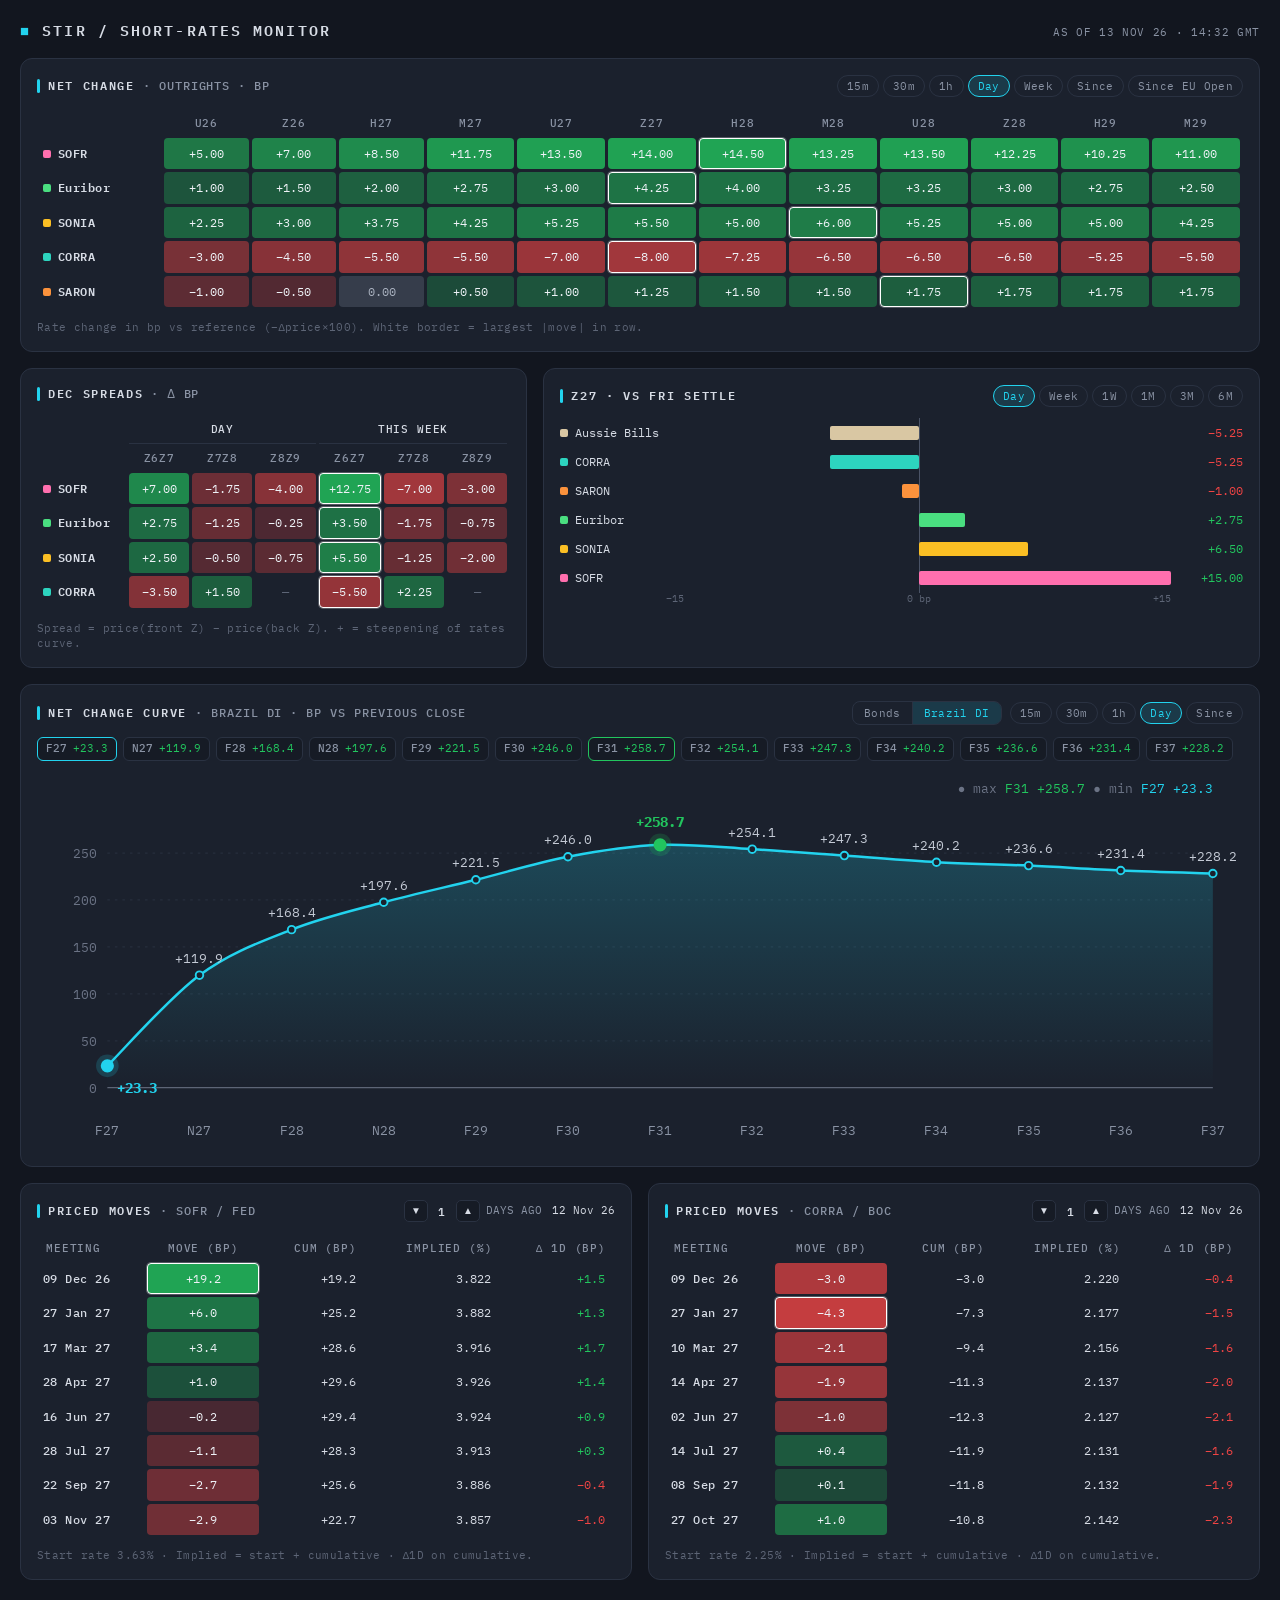
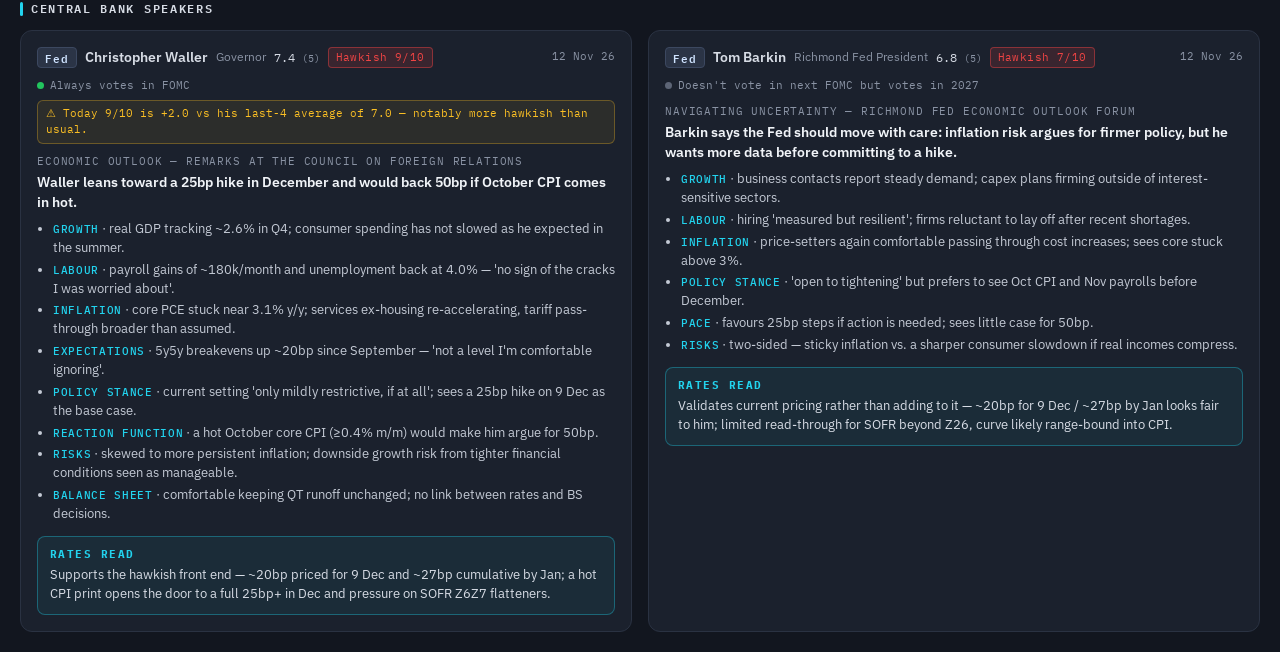
<file: stir_monitor.html>
<!doctype html>
<html lang="en">
<head>
<meta charset="utf-8">
<meta name="viewport" content="width=device-width, initial-scale=1">
<title>STIR Monitor</title>
<link rel="preconnect" href="https://fonts.googleapis.com">
<link rel="preconnect" href="https://fonts.gstatic.com" crossorigin>
<link href="https://fonts.googleapis.com/css2?family=IBM+Plex+Mono:wght@400;500;600;700&family=IBM+Plex+Sans:wght@400;500;600&display=swap" rel="stylesheet">
<style>
:root{
  --bg:#12161f; --card:#1b212d; --border:#2a3242; --border-soft:#232a38;
  --text:#d7dce5; --muted:#8a93a4; --faint:#5d6576; --accent:#22d3ee;
  --pos:34,197,94; --neg:239,68,68; --zero:#363d4b;
  --sofr:#ff6fae; --euribor:#4ade80; --sonia:#fbbf24; --corra:#2dd4bf; --saron:#fb923c; --aussie:#d9c7a3;
  --mono:'IBM Plex Mono',ui-monospace,SFMono-Regular,Menlo,monospace;
  --sans:'IBM Plex Sans',system-ui,sans-serif;
}
*{box-sizing:border-box}
html,body{margin:0;background:var(--bg);color:var(--text)}
body{font-family:var(--sans);font-size:13px;line-height:1.45;padding:20px;-webkit-font-smoothing:antialiased}
.mono,table,.pill,.chip,.card-title,.stepper,.badge,.tag{font-family:var(--mono)}

/* top bar */
.topbar{display:flex;flex-wrap:wrap;align-items:baseline;justify-content:space-between;gap:8px;margin:0 0 16px}
.topbar h1{font-family:var(--mono);font-size:15px;font-weight:600;letter-spacing:.14em;text-transform:uppercase;margin:0}
.topbar h1 span{color:var(--accent)}
.topbar .meta{font-family:var(--mono);color:var(--muted);font-size:11px;letter-spacing:.06em}

/* grid */
.grid{display:grid;grid-template-columns:repeat(12,minmax(0,1fr));gap:16px}
.span-12{grid-column:span 12}.span-7{grid-column:span 7}.span-6{grid-column:span 6}.span-5{grid-column:span 5}
@media (max-width:1100px){.span-7,.span-5{grid-column:span 12}}
@media (max-width:900px){.span-6{grid-column:span 12}}
@media (max-width:600px){body{padding:12px}.grid{gap:12px}}

/* card */
.card{background:var(--card);border:1px solid var(--border);border-radius:12px;padding:16px;min-width:0}
.card-head{display:flex;flex-wrap:wrap;align-items:center;justify-content:space-between;gap:10px;margin-bottom:12px}
.card-title{display:flex;align-items:center;gap:8px;font-size:12px;font-weight:600;text-transform:uppercase;letter-spacing:.14em;color:var(--text);margin:0}
.card-title::before{content:"";width:3px;height:14px;border-radius:2px;background:var(--accent);flex:none}
.card-title .sub{color:var(--muted);font-weight:500;letter-spacing:.08em}
.note{font-family:var(--mono);font-size:10.5px;color:var(--faint);margin-top:10px;letter-spacing:.03em}

/* pills & toggles */
.pills{display:flex;flex-wrap:wrap;gap:4px}
.pill{background:transparent;border:1px solid var(--border);color:var(--muted);font-size:11px;padding:3px 9px;border-radius:999px;cursor:pointer;letter-spacing:.03em;transition:all .12s}
.pill:hover{color:var(--text);border-color:#3b4558}
.pill.active{background:rgba(34,211,238,.14);border-color:var(--accent);color:var(--accent)}
.toggle{display:inline-flex;border:1px solid var(--border);border-radius:8px;overflow:hidden}
.toggle .pill{border:0;border-radius:0;padding:4px 11px}
.toggle .pill+.pill{border-left:1px solid var(--border)}
.controls{display:flex;flex-wrap:wrap;gap:8px;align-items:center}

/* tables */
.scroll{overflow-x:auto;-webkit-overflow-scrolling:touch}
table{border-collapse:separate;border-spacing:3px;width:100%;font-size:12px}
th{color:var(--muted);font-weight:500;font-size:10.5px;letter-spacing:.08em;text-transform:uppercase;padding:4px 6px;text-align:center;white-space:nowrap}
th.grp{color:var(--text);border-bottom:1px solid var(--border);padding-bottom:6px}
td{padding:6px 6px;text-align:center;white-space:nowrap;border-radius:4px;border:1px solid transparent;font-variant-numeric:tabular-nums}
td.rowlab{text-align:left;font-weight:600;padding-left:2px;letter-spacing:.04em}
td.rowlab i{display:inline-block;width:8px;height:8px;border-radius:2px;margin-right:7px;vertical-align:0}
td.heat{min-width:54px;color:#eef2f7}
td.heat.zero{background:var(--zero);color:#aab2c0}
td.heat.na{color:var(--faint);background:transparent}
td.maxcell{border-color:#fff;box-shadow:0 0 0 1px rgba(255,255,255,.25)}
td.num{text-align:right}
th.r{text-align:right}

/* bar chart */
.bars{display:flex;flex-direction:column;gap:9px;padding:4px 0}
.bar-row{display:grid;grid-template-columns:96px 1fr 62px;align-items:center;gap:10px;font-family:var(--mono);font-size:12px}
.bar-lab{display:flex;align-items:center;gap:7px;white-space:nowrap}
.bar-lab i{width:8px;height:8px;border-radius:2px;flex:none}
.bar-track{position:relative;height:20px}
.bar-track::before{content:"";position:absolute;left:50%;top:-5px;bottom:-5px;width:1px;background:#4a5366}
.bar{position:absolute;top:3px;height:14px;border-radius:2px;transition:all .25s ease}
.bar-val{text-align:right;font-variant-numeric:tabular-nums}
.axis{display:grid;grid-template-columns:96px 1fr 62px;gap:10px;font-family:var(--mono);font-size:10px;color:var(--faint)}
.axis div:nth-child(2){display:flex;justify-content:space-between}

/* chips */
.chips{display:flex;flex-wrap:wrap;gap:6px;margin-bottom:12px}
.chip{font-size:11px;border:1px solid var(--border);border-radius:6px;padding:3px 8px;background:#161b25;white-space:nowrap}
.chip b{font-weight:500;color:var(--muted);margin-right:6px}
.chip.pos span{color:rgb(var(--pos))}.chip.neg span{color:rgb(var(--neg))}
.chip.max{border-color:rgb(var(--pos))}.chip.min{border-color:var(--accent)}
.chart-wrap{overflow-x:auto}
.chart-wrap svg{display:block;width:100%;min-width:620px;height:auto}

/* speaker card */
.spk-head{display:flex;flex-wrap:wrap;align-items:center;gap:8px;margin-bottom:10px}
.badge{background:#2b3446;color:#cfe3ff;border:1px solid #3c4860;font-size:10.5px;font-weight:600;padding:2px 7px;border-radius:4px;letter-spacing:.08em}
.spk-name{font-weight:600;font-size:14px}
.spk-role{color:var(--muted);font-size:11.5px}
.score{font-family:var(--mono);font-size:12px;color:var(--text)}
.score small{color:var(--muted)}
.tag{font-size:10.5px;padding:2px 7px;border-radius:4px;letter-spacing:.04em}
.spk-date{margin-left:auto;font-family:var(--mono);font-size:11px;color:var(--muted)}
.voting{font-family:var(--mono);font-size:11px;color:var(--muted);display:flex;align-items:center;gap:6px;margin-bottom:6px}
.voting .dot{width:7px;height:7px;border-radius:50%}
.warn{font-family:var(--mono);font-size:11px;color:#fbbf24;background:rgba(251,191,36,.08);border:1px solid rgba(251,191,36,.3);border-radius:6px;padding:5px 8px;margin:6px 0 8px}
.spk-title{font-family:var(--mono);font-size:10.5px;color:var(--muted);text-transform:uppercase;letter-spacing:.08em;margin:10px 0 4px}
.spk-headline{font-weight:600;font-size:13.5px;margin:0 0 8px;color:#f1f4f8}
.spk-bullets{margin:0 0 12px;padding-left:16px}
.spk-bullets li{margin:3px 0;color:#c4cad5}
.spk-bullets li b{font-family:var(--mono);font-weight:500;font-size:11px;color:var(--accent);text-transform:uppercase;letter-spacing:.06em}
.rates-read{border:1px solid rgba(34,211,238,.35);background:rgba(34,211,238,.06);border-radius:8px;padding:10px 12px}
.rates-read h4{margin:0 0 4px;font-family:var(--mono);font-size:10.5px;letter-spacing:.14em;color:var(--accent)}
.rates-read p{margin:0}

/* stepper */
.stepper{display:inline-flex;align-items:center;gap:6px;font-size:11px;color:var(--muted)}
.stepper button{background:#161b25;border:1px solid var(--border);color:var(--text);width:24px;height:22px;border-radius:5px;cursor:pointer;font-size:10px;line-height:1}
.stepper button:disabled{opacity:.35;cursor:default}
.stepper .n{min-width:16px;text-align:center;color:var(--text);font-weight:600}
.stepper .date{color:var(--text);margin-left:4px}
.d-pos{color:rgb(var(--pos))}.d-neg{color:rgb(var(--neg))}.d-zero{color:var(--muted)}
</style>
</head>
<body>

<script>
/* =====================================================================
   MOCK DATA — one block per widget. Replace with live feeds later.
   outrights.last / outrights.reference are raw futures PRICES (100 - rate).
   Everything displayed in bp is derived by computeAll() below.
   ===================================================================== */
const MOCK_DATA = {
  "meta": {
    "asOf": "2026-11-13",
    "asOfTime": "14:32 GMT"
  },
  "outrights": {
    "contracts": ["U26", "Z26", "H27", "M27", "U27", "Z27", "H28", "M28", "U28", "Z28", "H29", "M29", "Z29"],
    "unit": "price (100 - rate)",
    "last": {
      "SOFR": [96.28, 96.1933, 96.1067, 96.02, 96.0067, 95.9933, 95.98, 96.0033, 96.0267, 96.05, 96.0733, 96.0967, 96.12],
      "Euribor": [97.98, 97.9533, 97.9267, 97.9, 97.86, 97.82, 97.78, 97.7367, 97.6933, 97.65, 97.6267, 97.6033, 97.58],
      "SONIA": [96.38, 96.4033, 96.4267, 96.45, 96.4733, 96.4967, 96.52, 96.53, 96.54, 96.55, 96.5433, 96.5367, 96.53],
      "CORRA": [97.78, 97.8, 97.82, 97.84, 97.8533, 97.8667, 97.88, 97.87, 97.86, 97.85, 97.8267, 97.8033, null],
      "SARON": [100.05, 100.06, 100.07, 100.08, 100.0467, 100.0133, 99.98, 99.9367, 99.8933, 99.85, 99.8067, 99.7633, null]
    },
    "reference": {
      "15m": {
        "SOFR": [96.2875, 96.2033, 96.1217, 96.035, 96.0267, 96.0158, 96.0, 96.0233, 96.0442, 96.0675, 96.0883, 96.1092, 96.1325],
        "Euribor": [97.9825, 97.9558, 97.9292, 97.905, 97.865, 97.825, 97.785, 97.7417, 97.6983, 97.655, 97.6317, 97.6083, 97.5825],
        "SONIA": [96.3825, 96.4083, 96.4317, 96.4575, 96.4808, 96.5067, 96.53, 96.5375, 96.5475, 96.5575, 96.5508, 96.5417, 96.535],
        "CORRA": [97.775, 97.7925, 97.8125, 97.83, 97.8433, 97.8542, 97.8675, 97.86, 97.85, 97.84, 97.8167, 97.7958, null],
        "SARON": [100.05, 100.06, 100.07, 100.08, 100.0492, 100.0158, 99.9825, 99.9392, 99.8958, 99.8525, 99.8092, 99.7658, null]
      },
      "30m": {
        "SOFR": [96.295, 96.2108, 96.1292, 96.0525, 96.0467, 96.0358, 96.0175, 96.0458, 96.0567, 96.085, 96.1008, 96.1217, 96.1425],
        "Euribor": [97.9825, 97.9583, 97.9317, 97.9075, 97.87, 97.8325, 97.7925, 97.7467, 97.7033, 97.66, 97.6342, 97.6108, 97.5875],
        "SONIA": [96.385, 96.4108, 96.4367, 96.4625, 96.4883, 96.5117, 96.5375, 96.5475, 96.555, 96.565, 96.5558, 96.5467, 96.5425],
        "CORRA": [97.77, 97.7875, 97.8075, 97.8225, 97.8308, 97.8417, 97.86, 97.8525, 97.8425, 97.835, 97.8117, 97.7908, null],
        "SARON": [100.05, 100.06, 100.07, 100.08, 100.0492, 100.0183, 99.985, 99.9417, 99.8983, 99.855, 99.8117, 99.7683, null]
      },
      "1h": {
        "SOFR": [96.3, 96.2258, 96.1417, 96.0675, 96.0642, 96.0533, 96.04, 96.0533, 96.0742, 96.095, 96.1208, 96.1367, 96.155],
        "Euribor": [97.985, 97.9608, 97.9367, 97.9125, 97.875, 97.835, 97.7975, 97.7492, 97.7058, 97.6625, 97.6392, 97.6133, 97.59],
        "SONIA": [96.3875, 96.4158, 96.4442, 96.4675, 96.4958, 96.5242, 96.545, 96.55, 96.56, 96.5675, 96.5633, 96.5567, 96.545],
        "CORRA": [97.7675, 97.7825, 97.7975, 97.8175, 97.8233, 97.8317, 97.85, 97.8375, 97.8275, 97.825, 97.7992, 97.7808, null],
        "SARON": [100.045, 100.0575, 100.07, 100.0825, 100.0517, 100.0208, 99.9875, 99.9442, 99.9008, 99.8575, 99.8142, 99.7708, null]
      },
      "Day": {
        "SOFR": [96.33, 96.2633, 96.1917, 96.1375, 96.1417, 96.1333, 96.125, 96.1358, 96.1617, 96.1725, 96.1758, 96.2067, 96.2025],
        "Euribor": [97.99, 97.9683, 97.9467, 97.9275, 97.89, 97.8625, 97.82, 97.7692, 97.7258, 97.68, 97.6542, 97.6283, 97.6075],
        "SONIA": [96.4025, 96.4333, 96.4642, 96.4925, 96.5258, 96.5517, 96.57, 96.59, 96.5925, 96.6, 96.5933, 96.5792, 96.5725],
        "CORRA": [97.75, 97.755, 97.765, 97.785, 97.7833, 97.7867, 97.8075, 97.805, 97.795, 97.785, 97.7742, 97.7483, null],
        "SARON": [100.04, 100.055, 100.07, 100.085, 100.0567, 100.0258, 99.995, 99.9517, 99.9108, 99.8675, 99.8242, 99.7808, null]
      },
      "Week": {
        "SOFR": [96.355, 96.3083, 96.2342, 96.19, 96.1867, 96.2358, 96.2125, 96.2133, 96.2367, 96.2225, 96.2483, 96.2517, 96.2625],
        "Euribor": [97.9975, 97.9783, 97.9617, 97.94, 97.9075, 97.88, 97.835, 97.7967, 97.7408, 97.6925, 97.6767, 97.6458, 97.615],
        "SONIA": [96.4125, 96.4433, 96.4792, 96.515, 96.5483, 96.5917, 96.6025, 96.6125, 96.6125, 96.6325, 96.6108, 96.6017, 96.5925],
        "CORRA": [97.735, 97.745, 97.745, 97.745, 97.7433, 97.7567, 97.75, 97.7525, 97.745, 97.7625, 97.7417, 97.7283, null],
        "SARON": [100.0325, 100.0525, 100.07, 100.0875, 100.0617, 100.0358, 100.005, 99.9592, 99.9183, 99.875, 99.8392, 99.7958, null]
      },
      "Since": {
        "SOFR": [96.385, 96.3533, 96.3167, 96.25, 96.2917, 96.2758, 96.2925, 96.2933, 96.3192, 96.3125, 96.2858, 96.2992, 96.3175],
        "Euribor": [98.0, 97.9833, 97.9742, 97.965, 97.9375, 97.9075, 97.855, 97.8092, 97.7583, 97.72, 97.6892, 97.6633, 97.63],
        "SONIA": [96.425, 96.4608, 96.5092, 96.5425, 96.5833, 96.6242, 96.625, 96.6425, 96.64, 96.64, 96.6458, 96.6192, 96.6125],
        "CORRA": [97.7125, 97.72, 97.725, 97.7175, 97.6908, 97.6867, 97.73, 97.7325, 97.705, 97.715, 97.6967, 97.7008, null],
        "SARON": [100.03, 100.05, 100.07, 100.09, 100.0667, 100.0408, 100.0125, 99.9717, 99.9283, 99.885, 99.8467, 99.7983, null]
      },
      "Since EU Open": {
        "SOFR": [96.3125, 96.2433, 96.1667, 96.0925, 96.0892, 96.1083, 96.0725, 96.0933, 96.1142, 96.14, 96.1433, 96.1667, 96.185],
        "Euribor": [97.9875, 97.9658, 97.9442, 97.9225, 97.8875, 97.85, 97.81, 97.7617, 97.7183, 97.6725, 97.6442, 97.6208, 97.5975],
        "SONIA": [96.395, 96.4233, 96.4517, 96.4825, 96.5108, 96.5417, 96.5575, 96.57, 96.575, 96.5825, 96.5783, 96.5667, 96.56],
        "CORRA": [97.76, 97.77, 97.785, 97.8, 97.7983, 97.8067, 97.8225, 97.8225, 97.8075, 97.81, 97.7817, 97.7658, null],
        "SARON": [100.0425, 100.0575, 100.07, 100.0825, 100.0542, 100.0233, 99.99, 99.9492, 99.9058, 99.8625, 99.8217, 99.7783, null]
      }
    }
  },
  "decSpreads": {
    "curves": ["SOFR", "Euribor", "SONIA", "CORRA"],
    "pairs": [
      ["Z26", "Z27", "Z6Z7"],
      ["Z27", "Z28", "Z7Z8"],
      ["Z28", "Z29", "Z8Z9"]
    ],
    "groups": [
      {
        "label": "DAY",
        "timeframe": "Day"
      },
      {
        "label": "THIS WEEK",
        "timeframe": "Week"
      }
    ]
  },
  "heatmap": {
    "curves": ["SOFR", "Euribor", "SONIA", "CORRA", "SARON"],
    "columns": ["U26", "Z26", "H27", "M27", "U27", "Z27", "H28", "M28", "U28", "Z28", "H29", "M29"],
    "timeframes": ["15m", "30m", "1h", "Day", "Week", "Since", "Since EU Open"],
    "default": "Day"
  },
  "sentiment": {
    "contract": "Z27",
    "reference": "Fri settle",
    "timeframes": ["Day", "Week", "1W", "1M", "3M", "6M"],
    "default": "Day",
    "changes": {
      "Day": {
        "Aussie Bills": -5.25,
        "SARON": -1.0,
        "Euribor": 2.75,
        "SONIA": 6.5,
        "CORRA": -5.25,
        "SOFR": 15.0
      },
      "Week": {
        "Aussie Bills": -7.75,
        "SARON": -1.25,
        "Euribor": 5.5,
        "SONIA": 10.0,
        "CORRA": -11.0,
        "SOFR": 24.25
      },
      "1W": {
        "Aussie Bills": -10.0,
        "SARON": -1.5,
        "Euribor": 5.75,
        "SONIA": 10.0,
        "CORRA": -14.5,
        "SOFR": 29.5
      },
      "1M": {
        "Aussie Bills": -16.25,
        "SARON": -3.25,
        "Euribor": 11.25,
        "SONIA": 17.75,
        "CORRA": -22.0,
        "SOFR": 36.25
      },
      "3M": {
        "Aussie Bills": -15.25,
        "SARON": -3.5,
        "Euribor": 12.25,
        "SONIA": 18.5,
        "CORRA": -33.5,
        "SOFR": 61.25
      },
      "6M": {
        "Aussie Bills": -25.0,
        "SARON": -5.5,
        "Euribor": 17.0,
        "SONIA": 27.25,
        "CORRA": -25.5,
        "SOFR": 80.75
      }
    }
  },
  "curve": {
    "modes": ["Bonds", "Brazil DI"],
    "defaultMode": "Brazil DI",
    "timeframes": ["15m", "30m", "1h", "Day", "Since"],
    "default": "Day",
    "reference": "previous close",
    "data": {
      "Brazil DI": {
        "contracts": ["F27", "N27", "F28", "N28", "F29", "F30", "F31", "F32", "F33", "F34", "F35", "F36", "F37"],
        "changes": {
          "15m": [2.6, 13.2, 18.6, 22.2, 23.1, 27.8, 27.6, 26.5, 26.4, 27.1, 25.1, 26.2, 26.5],
          "30m": [4.9, 24.8, 35.3, 42.4, 48.0, 52.4, 55.3, 50.7, 49.7, 49.0, 51.1, 47.5, 48.3],
          "1h": [8.1, 42.0, 60.6, 74.6, 83.8, 92.9, 93.3, 94.2, 91.1, 88.5, 83.5, 89.7, 81.4],
          "Day": [23.3, 119.9, 168.4, 197.6, 221.5, 246.0, 258.7, 254.1, 247.3, 240.2, 236.6, 231.4, 228.2],
          "Since": [21.2, 108.5, 136.4, 169.1, 197.8, 223.4, 221.1, 212.5, 205.3, 217.6, 196.4, 200.9, 187.8]
        }
      },
      "Bonds": {
        "contracts": ["UST 2Y", "UST 3Y", "UST 5Y", "UST 7Y", "UST 10Y", "UST 20Y", "UST 30Y"],
        "changes": {
          "15m": [1.0, 1.1, 0.9, 0.8, 0.7, 0.5, 0.4],
          "30m": [1.9, 2.0, 1.7, 1.4, 1.2, 1.0, 0.8],
          "1h": [3.4, 3.2, 3.0, 2.5, 2.3, 1.6, 1.4],
          "Day": [9.4, 9.1, 8.2, 7.0, 6.1, 4.6, 3.8],
          "Since": [8.4, 7.5, 7.4, 6.2, 5.5, 3.9, 3.2]
        }
      }
    }
  },
  "speakers": [
    {
      "bank": "Fed",
      "name": "Christopher Waller",
      "role": "Governor",
      "date": "2026-11-12",
      "hawkish": 9,
      "last4": [7, 8, 7, 6],
      "voting": "Always votes in FOMC",
      "title": "Economic Outlook — remarks at the Council on Foreign Relations",
      "headline": "Waller leans toward a 25bp hike in December and would back 50bp if October CPI comes in hot.",
      "bullets": [
        "Growth: real GDP tracking ~2.6% in Q4; consumer spending has not slowed as he expected in the summer.",
        "Labour: payroll gains of ~180k/month and unemployment back at 4.0% — 'no sign of the cracks I was worried about'.",
        "Inflation: core PCE stuck near 3.1% y/y; services ex-housing re-accelerating, tariff pass-through broader than assumed.",
        "Expectations: 5y5y breakevens up ~20bp since September — 'not a level I'm comfortable ignoring'.",
        "Policy stance: current setting 'only mildly restrictive, if at all'; sees a 25bp hike on 9 Dec as the base case.",
        "Reaction function: a hot October core CPI (≥0.4% m/m) would make him argue for 50bp.",
        "Risks: skewed to more persistent inflation; downside growth risk from tighter financial conditions seen as manageable.",
        "Balance sheet: comfortable keeping QT runoff unchanged; no link between rates and BS decisions."
      ],
      "ratesRead": "Supports the hawkish front end — ~20bp priced for 9 Dec and ~27bp cumulative by Jan; a hot CPI print opens the door to a full 25bp+ in Dec and pressure on SOFR Z6Z7 flatteners."
    },
    {
      "bank": "Fed",
      "name": "Tom Barkin",
      "role": "Richmond Fed President",
      "date": "2026-11-12",
      "hawkish": 7,
      "last4": [7, 6, 7, 7],
      "voting": "Doesn't vote in next FOMC but votes in 2027",
      "title": "Navigating Uncertainty — Richmond Fed Economic Outlook Forum",
      "headline": "Barkin says the Fed should move with care: inflation risk argues for firmer policy, but he wants more data before committing to a hike.",
      "bullets": [
        "Growth: business contacts report steady demand; capex plans firming outside of interest-sensitive sectors.",
        "Labour: hiring 'measured but resilient'; firms reluctant to lay off after recent shortages.",
        "Inflation: price-setters again comfortable passing through cost increases; sees core stuck above 3%.",
        "Policy stance: 'open to tightening' but prefers to see Oct CPI and Nov payrolls before December.",
        "Pace: favours 25bp steps if action is needed; sees little case for 50bp.",
        "Risks: two-sided — sticky inflation vs. a sharper consumer slowdown if real incomes compress."
      ],
      "ratesRead": "Validates current pricing rather than adding to it — ~20bp for 9 Dec / ~27bp by Jan looks fair to him; limited read-through for SOFR beyond Z26, curve likely range-bound into CPI."
    }
  ],
  "pricedMoves": {
    "SOFR": {
      "label": "SOFR / Fed",
      "bank": "Fed",
      "startRate": 3.63,
      "meetings": ["2026-12-09", "2027-01-27", "2027-03-17", "2027-04-28", "2027-06-16", "2027-07-28", "2027-09-22", "2027-11-03"],
      "history": [
        [20.3, 7.4, 3.2, 1.2, -0.1, -1.5, -3.0, -3.5],
        [19.2, 6.0, 3.4, 1.0, -0.2, -1.1, -2.7, -2.9],
        [17.7, 6.2, 3.0, 1.3, 0.3, -0.5, -2.0, -2.3],
        [15.0, 5.4, 2.3, 1.4, 0.1, -1.2, -2.4, -1.8],
        [13.4, 4.6, 1.9, 0.7, 0.2, -0.2, -2.0, -1.9],
        [12.0, 4.1, 1.7, 0.4, -0.3, -1.1, -1.0, -1.8],
        [10.3, 4.0, 2.2, 0.7, -0.3, -1.0, -1.8, -1.7]
      ]
    },
    "CORRA": {
      "label": "CORRA / BoC",
      "bank": "BoC",
      "startRate": 2.25,
      "meetings": ["2026-12-09", "2027-01-27", "2027-03-10", "2027-04-14", "2027-06-02", "2027-07-14", "2027-09-08", "2027-10-27"],
      "history": [
        [-3.9, -4.9, -2.4, -1.4, -0.3, 0.2, 0.5, 1.0],
        [-3.0, -4.3, -2.1, -1.9, -1.0, 0.4, 0.1, 1.0],
        [-2.6, -3.2, -2.0, -1.5, -0.9, -0.1, 0.4, 1.4],
        [-2.0, -2.8, -2.0, -1.6, -0.3, 0.3, 0.4, 0.9],
        [-2.6, -2.9, -0.7, -0.5, -0.1, 0.4, 0.1, 0.2],
        [-2.1, -2.3, -0.8, -0.2, -0.1, 0.1, 0.6, 0.5],
        [-1.3, -2.4, -0.5, -0.9, 0.2, 0.1, 0.0, -0.0]
      ]
    }
  }
}
;
</script>

<header class="topbar">
  <h1><span>■</span> STIR / Short-Rates Monitor</h1>
  <div class="meta" id="asof"></div>
</header>

<main class="grid">
  <section class="card span-12" id="w-heatmap">
    <div class="card-head">
      <h2 class="card-title">Net Change <span class="sub">· Outrights · bp</span></h2>
      <div class="pills" data-group="heatmap"></div>
    </div>
    <div class="scroll"><table id="heatmap-table"></table></div>
    <div class="note">Rate change in bp vs reference (−Δprice×100). White border = largest |move| in row.</div>
  </section>

  <section class="card span-5" id="w-dec">
    <div class="card-head"><h2 class="card-title">Dec Spreads <span class="sub">· Δ bp</span></h2></div>
    <div class="scroll"><table id="dec-table"></table></div>
    <div class="note">Spread = price(front Z) − price(back Z). + = steepening of rates curve.</div>
  </section>

  <section class="card span-7" id="w-sent">
    <div class="card-head">
      <h2 class="card-title" id="sent-title">Z27 · vs Fri settle</h2>
      <div class="pills" data-group="sentiment"></div>
    </div>
    <div class="bars" id="sent-bars"></div>
    <div class="axis" id="sent-axis"></div>
  </section>

  <section class="card span-12" id="w-curve">
    <div class="card-head">
      <h2 class="card-title">Net Change Curve <span class="sub" id="curve-sub"></span></h2>
      <div class="controls">
        <div class="toggle" data-group="curveMode"></div>
        <div class="pills" data-group="curve"></div>
      </div>
    </div>
    <div class="chips" id="curve-chips"></div>
    <div class="chart-wrap" id="curve-chart"></div>
  </section>

  <section class="card span-6 priced" data-key="SOFR"></section>
  <section class="card span-6 priced" data-key="CORRA"></section>

  <div class="span-12 card-head" style="margin:4px 0 -4px"><h2 class="card-title">Central Bank Speakers</h2></div>
  <div class="span-12 grid" id="speakers" style="gap:inherit"></div>
</main>

<script>
/* =====================================================================
   COMPUTE LAYER — raw prices / meeting pricing  ->  display numbers
   ===================================================================== */
const r2 = x => Math.round(x * 100) / 100;

/** Rate change (bp) from price change: rates up = price down. */
function outrightChange(last, ref) {
  if (last == null || ref == null) return null;
  return r2(-(last - ref) * 100);
}

/** Spread change (bp) for front/back contract: Δ(Pfront − Pback)×100. */
function spreadChange(lf, lb, rf, rb) {
  if ([lf, lb, rf, rb].some(v => v == null)) return null;
  return r2(((lf - lb) - (rf - rb)) * 100);
}

/** Cumulative moves and implied rates from per-meeting priced moves. */
function meetingPath(startRate, moves) {
  let cum = 0;
  return moves.map(m => { cum += m; return { move: m, cum: r2(cum), implied: startRate + cum / 100 }; });
}

function computeAll(D) {
  const o = D.outrights, idx = Object.fromEntries(o.contracts.map((c, i) => [c, i]));

  // outright net changes per timeframe / curve / contract
  const outr = {};
  for (const tf of Object.keys(o.reference)) {
    outr[tf] = {};
    for (const cv of Object.keys(o.last)) {
      outr[tf][cv] = Object.fromEntries(o.contracts.map((c, i) => [c, outrightChange(o.last[cv][i], o.reference[tf][cv]?.[i])]));
    }
  }

  // Dec-to-Dec spread changes
  const dec = {};
  for (const g of D.decSpreads.groups) {
    const ref = o.reference[g.timeframe];
    dec[g.timeframe] = {};
    for (const cv of D.decSpreads.curves) {
      dec[g.timeframe][cv] = D.decSpreads.pairs.map(([f, b]) =>
        spreadChange(o.last[cv][idx[f]], o.last[cv][idx[b]], ref[cv][idx[f]], ref[cv][idx[b]]));
    }
  }

  // priced-move tables: path per day-ago, plus 1D delta of cumulative
  const priced = {};
  for (const [k, p] of Object.entries(D.pricedMoves)) {
    const paths = p.history.map(m => meetingPath(p.startRate, m));
    priced[k] = paths.slice(0, -1).map((path, d) =>
      path.map((row, i) => ({ ...row, d1: r2(row.cum - paths[d + 1][i].cum) })));
  }
  return { outr, dec, priced };
}

const C = computeAll(MOCK_DATA);

/* =====================================================================
   UI HELPERS
   ===================================================================== */
const CURVE_COLOR = { SOFR: 'var(--sofr)', Euribor: 'var(--euribor)', SONIA: 'var(--sonia)', CORRA: 'var(--corra)', SARON: 'var(--saron)', 'Aussie Bills': 'var(--aussie)' };
const fmt = (v, d = 2) => v == null ? '—' : (v > 0 ? '+' : v < 0 ? '−' : '') + Math.abs(v).toFixed(d);
const el = (sel, root = document) => root.querySelector(sel);
const MON = ['Jan','Feb','Mar','Apr','May','Jun','Jul','Aug','Sep','Oct','Nov','Dec'];
const fmtDate = iso => { const d = new Date(iso + 'T00:00:00Z'); return `${String(d.getUTCDate()).padStart(2,'0')} ${MON[d.getUTCMonth()]} ${String(d.getUTCFullYear()).slice(2)}`; };
const businessDaysAgo = (iso, n) => { const d = new Date(iso + 'T00:00:00Z'); while (n > 0) { d.setUTCDate(d.getUTCDate() - 1); const w = d.getUTCDay(); if (w && w !== 6) n--; } return d.toISOString().slice(0, 10); };

/** Heat cell style: green +, red −, grey 0; alpha scaled to |v| / scaleMax. */
function heatStyle(v, scaleMax) {
  if (v == null) return { cls: 'na', style: '' };
  if (Math.abs(v) < 0.005) return { cls: 'zero', style: '' };
  const t = Math.min(1, Math.abs(v) / (scaleMax || 1));
  const a = (0.14 + 0.66 * Math.sqrt(t)).toFixed(2);
  return { cls: '', style: `background:rgba(var(${v > 0 ? '--pos' : '--neg'}),${a})` };
}
const maxAbs = arr => arr.reduce((m, v) => v == null ? m : Math.max(m, Math.abs(v)), 0);
const argMaxAbs = arr => { let bi = -1, bv = -1; arr.forEach((v, i) => { if (v != null && Math.abs(v) > bv) { bv = Math.abs(v); bi = i; } }); return bv > 0 ? bi : -1; };

function heatCell(v, scale, isMax, d = 2) {
  const h = heatStyle(v, scale);
  return `<td class="heat ${h.cls}${isMax ? ' maxcell' : ''}" style="${h.style}">${fmt(v, d)}</td>`;
}
const rowLabel = cv => `<td class="rowlab"><i style="background:${CURVE_COLOR[cv]}"></i>${cv}</td>`;

/** Pill group bound to STATE[key]; re-renders via onChange. */
function pills(container, options, key, onChange) {
  container.innerHTML = options.map(o => `<button class="pill" data-v="${o}">${o}</button>`).join('');
  const sync = () => container.querySelectorAll('.pill').forEach(b => b.classList.toggle('active', b.dataset.v === STATE[key]));
  container.addEventListener('click', e => {
    const b = e.target.closest('.pill'); if (!b) return;
    STATE[key] = b.dataset.v; sync(); onChange();
  });
  sync();
}

const STATE = {
  heatmap: MOCK_DATA.heatmap.default,
  sentiment: MOCK_DATA.sentiment.default,
  curve: MOCK_DATA.curve.default,
  curveMode: MOCK_DATA.curve.defaultMode,
  daysAgo: { SOFR: 1, CORRA: 1 },
};

/* =====================================================================
   WIDGETS
   ===================================================================== */
function renderHeatmap() {
  const H = MOCK_DATA.heatmap, data = C.outr[STATE.heatmap];
  const scale = maxAbs(H.curves.flatMap(cv => H.columns.map(c => data[cv][c])));
  let html = `<thead><tr><th></th>${H.columns.map(c => `<th>${c}</th>`).join('')}</tr></thead><tbody>`;
  for (const cv of H.curves) {
    const vals = H.columns.map(c => data[cv][c]), mi = argMaxAbs(vals);
    html += `<tr>${rowLabel(cv)}${vals.map((v, i) => heatCell(v, scale, i === mi)).join('')}</tr>`;
  }
  el('#heatmap-table').innerHTML = html + '</tbody>';
}

function renderDec() {
  const S = MOCK_DATA.decSpreads;
  const all = S.groups.flatMap(g => S.curves.flatMap(cv => C.dec[g.timeframe][cv]));
  const scale = maxAbs(all);
  let html = `<thead><tr><th></th>${S.groups.map(g => `<th class="grp" colspan="${S.pairs.length}">${g.label}</th>`).join('')}</tr>
    <tr><th></th>${S.groups.map(() => S.pairs.map(p => `<th>${p[2]}</th>`).join('')).join('')}</tr></thead><tbody>`;
  for (const cv of S.curves) {
    const vals = S.groups.flatMap(g => C.dec[g.timeframe][cv]), mi = argMaxAbs(vals);
    html += `<tr>${rowLabel(cv)}${vals.map((v, i) => heatCell(v, scale, i === mi)).join('')}</tr>`;
  }
  el('#dec-table').innerHTML = html + '</tbody>';
}

function renderSentiment() {
  const S = MOCK_DATA.sentiment, vals = S.changes[STATE.sentiment];
  const rows = Object.entries(vals).sort((a, b) => a[1] - b[1]);
  const lim = Math.max(2, Math.ceil(maxAbs(rows.map(r => r[1])) / 5) * 5);
  el('#sent-title').textContent = `${S.contract} · vs ${S.reference}`;
  el('#sent-bars').innerHTML = rows.map(([k, v]) => {
    const w = Math.abs(v) / lim * 50;
    const pos = v >= 0 ? `left:50%;width:${w}%` : `left:${50 - w}%;width:${w}%`;
    return `<div class="bar-row"><div class="bar-lab"><i style="background:${CURVE_COLOR[k]}"></i>${k}</div>
      <div class="bar-track"><div class="bar" style="${pos};background:${CURVE_COLOR[k]}"></div></div>
      <div class="bar-val ${v > 0 ? 'd-pos' : v < 0 ? 'd-neg' : 'd-zero'}">${fmt(v)}</div></div>`;
  }).join('');
  el('#sent-axis').innerHTML = `<div></div><div><span>${fmt(-lim, 0)}</span><span>0 bp</span><span>${fmt(lim, 0)}</span></div><div></div>`;
}

/** Catmull-Rom -> cubic Bézier path through points. */
function smoothPath(pts) {
  let d = `M${pts[0][0]},${pts[0][1]}`;
  for (let i = 0; i < pts.length - 1; i++) {
    const p0 = pts[i - 1] || pts[i], p1 = pts[i], p2 = pts[i + 1], p3 = pts[i + 2] || p2, k = 6;
    d += ` C${p1[0] + (p2[0] - p0[0]) / k},${p1[1] + (p2[1] - p0[1]) / k} ${p2[0] - (p3[0] - p1[0]) / k},${p2[1] - (p3[1] - p1[1]) / k} ${p2[0]},${p2[1]}`;
  }
  return d;
}

function renderCurve() {
  const M = MOCK_DATA.curve.data[STATE.curveMode];
  const vals = M.changes[STATE.curve], labels = M.contracts;
  const imax = vals.indexOf(Math.max(...vals)), imin = vals.indexOf(Math.min(...vals));
  el('#curve-sub').textContent = `· ${STATE.curveMode} · bp vs ${MOCK_DATA.curve.reference}`;
  el('#curve-chips').innerHTML = labels.map((c, i) =>
    `<span class="chip ${vals[i] > 0 ? 'pos' : vals[i] < 0 ? 'neg' : ''}${i === imax ? ' max' : i === imin ? ' min' : ''}"><b>${c}</b><span>${fmt(vals[i], 1)}</span></span>`).join('');

  const W = 960, Hh = 300, pad = { l: 56, r: 24, t: 34, b: 34 };
  const lo = Math.min(0, ...vals), hi = Math.max(0, ...vals), span = (hi - lo) || 1;
  const yMin = lo - span * 0.08, yMax = hi + span * 0.12;
  const x = i => pad.l + i * (W - pad.l - pad.r) / (vals.length - 1);
  const y = v => pad.t + (yMax - v) / (yMax - yMin) * (Hh - pad.t - pad.b);
  const pts = vals.map((v, i) => [x(i), y(v)]);
  const ticks = []; const step = niceStep((yMax - yMin) / 5);
  for (let t = Math.ceil(yMin / step) * step; t <= yMax; t += step) ticks.push(t);
  const area = smoothPath(pts) + ` L${x(vals.length - 1)},${y(Math.max(lo, 0))} L${x(0)},${y(Math.max(lo, 0))} Z`;

  el('#curve-chart').innerHTML = `
  <svg viewBox="0 0 ${W} ${Hh}" role="img" aria-label="Net change curve">
    <defs><linearGradient id="cg" x1="0" x2="0" y1="0" y2="1"><stop offset="0" stop-color="#22d3ee" stop-opacity=".22"/><stop offset="1" stop-color="#22d3ee" stop-opacity="0"/></linearGradient></defs>
    ${ticks.map(t => `<line x1="${pad.l}" x2="${W - pad.r}" y1="${y(t)}" y2="${y(t)}" stroke="${Math.abs(t) < 1e-9 ? '#5d6576' : '#262e3c'}" stroke-dasharray="${Math.abs(t) < 1e-9 ? '' : '2 4'}"/>
      <text x="${pad.l - 8}" y="${y(t) + 4}" text-anchor="end" fill="#6b7385" font-size="10" font-family="IBM Plex Mono">${Math.round(t)}</text>`).join('')}
    <path d="${area}" fill="url(#cg)"/>
    <path d="${smoothPath(pts)}" fill="none" stroke="#22d3ee" stroke-width="2"/>
    ${pts.map(([px, py], i) => {
      const hl = i === imax ? '#22c55e' : i === imin ? '#22d3ee' : null;
      return `${hl ? `<circle cx="${px}" cy="${py}" r="9" fill="${hl}" fill-opacity=".18"/>` : ''}
        <circle cx="${px}" cy="${py}" r="${hl ? 4.5 : 3}" fill="${hl || '#1b212d'}" stroke="${hl || '#22d3ee'}" stroke-width="1.5"/>
        <text x="${i === 0 ? px + 8 : px}" y="${i === imin ? py + 22 : py - (hl ? 14 : 10)}" text-anchor="${i === 0 ? 'start' : 'middle'}" font-family="IBM Plex Mono" font-size="${hl ? 11.5 : 10.5}" font-weight="${hl ? 700 : 400}" fill="${hl || '#c4cad5'}">${fmt(vals[i], 1)}</text>
        <text x="${px}" y="${Hh - 12}" text-anchor="middle" font-family="IBM Plex Mono" font-size="10.5" fill="#8a93a4">${labels[i]}</text>`;
    }).join('')}
    <text x="${W - pad.r}" y="16" text-anchor="end" font-family="IBM Plex Mono" font-size="10" fill="#6b7385">● max  <tspan fill="#22c55e">${labels[imax]} ${fmt(vals[imax], 1)}</tspan>   ● min  <tspan fill="#22d3ee">${labels[imin]} ${fmt(vals[imin], 1)}</tspan></text>
  </svg>`;
}
function niceStep(raw) { const p = Math.pow(10, Math.floor(Math.log10(raw))), n = raw / p; return (n < 1.5 ? 1 : n < 3 ? 2 : n < 7 ? 5 : 10) * p; }

function renderPriced(card) {
  const key = card.dataset.key, P = MOCK_DATA.pricedMoves[key], days = STATE.daysAgo[key];
  const rows = C.priced[key][days], maxDays = C.priced[key].length - 1;
  const date = businessDaysAgo(MOCK_DATA.meta.asOf, days);
  const scale = maxAbs(rows.map(r => r.move)), mi = argMaxAbs(rows.map(r => r.move));
  card.innerHTML = `
    <div class="card-head">
      <h2 class="card-title">Priced Moves <span class="sub">· ${P.label}</span></h2>
      <div class="stepper"><button data-s="1" aria-label="More days ago" ${days >= maxDays ? 'disabled' : ''}>▼</button>
        <span class="n">${days}</span><button data-s="-1" aria-label="Fewer days ago" ${days <= 0 ? 'disabled' : ''}>▲</button>
        <span>DAYS AGO</span><span class="date">${fmtDate(date)}</span></div>
    </div>
    <div class="scroll"><table>
      <thead><tr><th style="text-align:left">Meeting</th><th>Move (bp)</th><th class="r">Cum (bp)</th><th class="r">Implied (%)</th><th class="r">Δ 1D (bp)</th></tr></thead>
      <tbody>${rows.map((r, i) => `<tr>
        <td class="rowlab" style="font-weight:500">${fmtDate(P.meetings[i])}</td>
        ${heatCell(r.move, scale, i === mi, 1)}
        <td class="num">${fmt(r.cum, 1)}</td>
        <td class="num">${r.implied.toFixed(3)}</td>
        <td class="num ${r.d1 > 0 ? 'd-pos' : r.d1 < 0 ? 'd-neg' : 'd-zero'}">${fmt(r.d1, 1)}</td></tr>`).join('')}
      </tbody></table></div>
    <div class="note">Start rate ${P.startRate.toFixed(2)}% · Implied = start + cumulative · Δ1D on cumulative.</div>`;
  card.querySelectorAll('[data-s]').forEach(b => b.onclick = () => {
    STATE.daysAgo[key] = Math.max(0, Math.min(maxDays, days + Number(b.dataset.s))); renderPriced(card);
  });
}

const TOPIC = /^(Growth|Labour|Inflation|Expectations|Policy stance|Reaction function|Risks|Balance sheet|Pace):/;
function speakerCard(s) {
  const avg4 = s.last4.reduce((a, b) => a + b, 0) / s.last4.length;
  const score = (s.last4.reduce((a, b) => a + b, 0) + s.hawkish) / (s.last4.length + 1);
  const dev = s.hawkish - avg4;
  const tagColor = s.hawkish >= 6 ? 'rgb(var(--neg))' : s.hawkish <= 4 ? 'rgb(var(--pos))' : 'var(--muted)';
  const tagLabel = s.hawkish >= 6 ? 'Hawkish' : s.hawkish <= 4 ? 'Dovish' : 'Neutral';
  const votes = /^Always|votes in next/i.test(s.voting) && !/Doesn't/i.test(s.voting);
  return `<article class="card span-6">
    <div class="spk-head">
      <span class="badge">${s.bank}</span>
      <span class="spk-name">${s.name}</span><span class="spk-role">${s.role}</span>
      <span class="score">${score.toFixed(1)} <small>(${s.last4.length + 1})</small></span>
      <span class="tag" style="color:${tagColor};background:color-mix(in srgb, ${tagColor} 14%, transparent);border:1px solid color-mix(in srgb, ${tagColor} 45%, transparent)">${tagLabel} ${s.hawkish}/10</span>
      <span class="spk-date">${fmtDate(s.date)}</span>
    </div>
    <div class="voting"><span class="dot" style="background:${votes ? 'rgb(var(--pos))' : 'var(--faint)'}"></span>${s.voting}</div>
    ${Math.abs(dev) >= 1.5 ? `<div class="warn">⚠ Today ${s.hawkish}/10 is ${fmt(dev, 1)} vs his last-4 average of ${avg4.toFixed(1)} — ${dev > 0 ? 'notably more hawkish' : 'notably more dovish'} than usual.</div>` : ''}
    <div class="spk-title">${s.title}</div>
    <p class="spk-headline">${s.headline}</p>
    <ul class="spk-bullets">${s.bullets.map(b => `<li>${b.replace(TOPIC, '<b>$1</b> ·')}</li>`).join('')}</ul>
    <div class="rates-read"><h4>RATES READ</h4><p>${s.ratesRead}</p></div>
  </article>`;
}

/* =====================================================================
   BOOT
   ===================================================================== */
el('#asof').textContent = `AS OF ${fmtDate(MOCK_DATA.meta.asOf).toUpperCase()} · ${MOCK_DATA.meta.asOfTime}`;
pills(el('[data-group="heatmap"]'), MOCK_DATA.heatmap.timeframes, 'heatmap', renderHeatmap);
pills(el('[data-group="sentiment"]'), MOCK_DATA.sentiment.timeframes, 'sentiment', renderSentiment);
pills(el('[data-group="curveMode"]'), MOCK_DATA.curve.modes, 'curveMode', renderCurve);
pills(el('[data-group="curve"]'), MOCK_DATA.curve.timeframes, 'curve', renderCurve);
renderHeatmap(); renderDec(); renderSentiment(); renderCurve();
document.querySelectorAll('.priced').forEach(renderPriced);
el('#speakers').innerHTML = MOCK_DATA.speakers.map(speakerCard).join('');
</script>
</body>
</html>
</file>
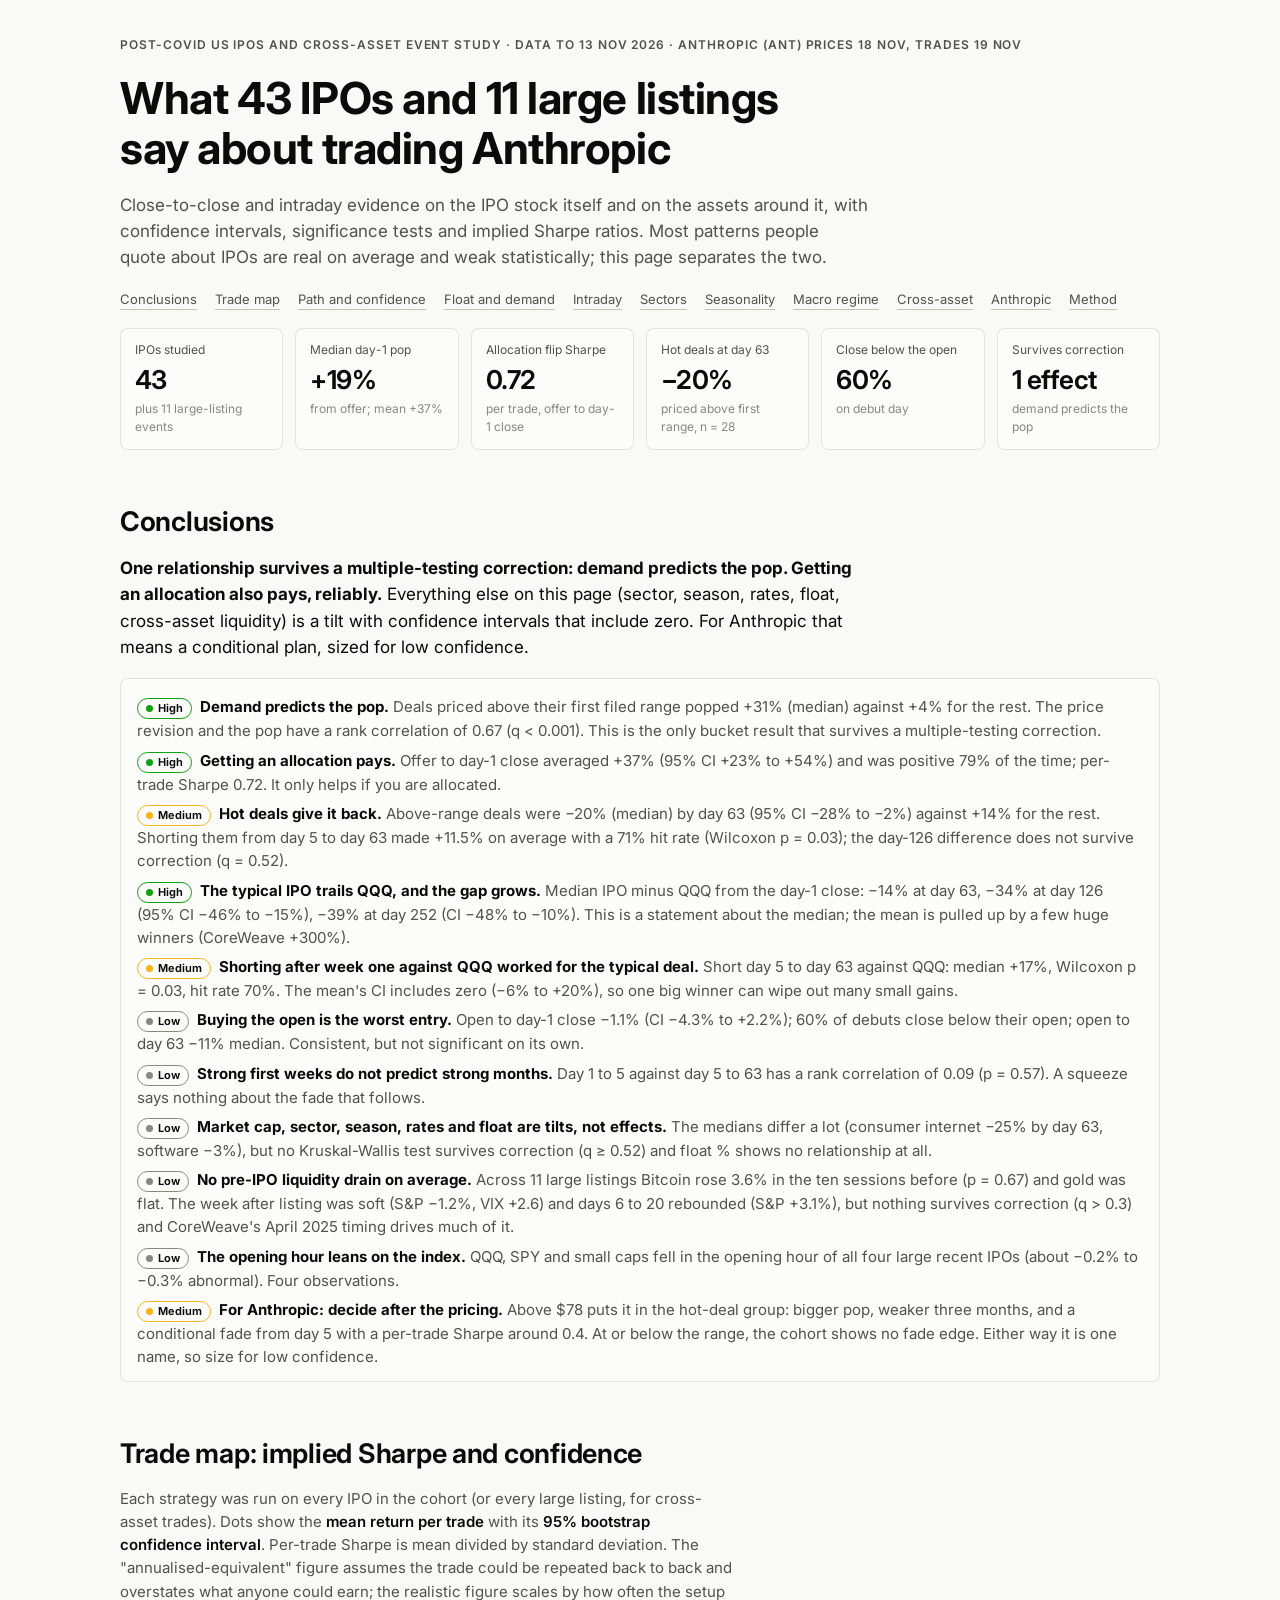
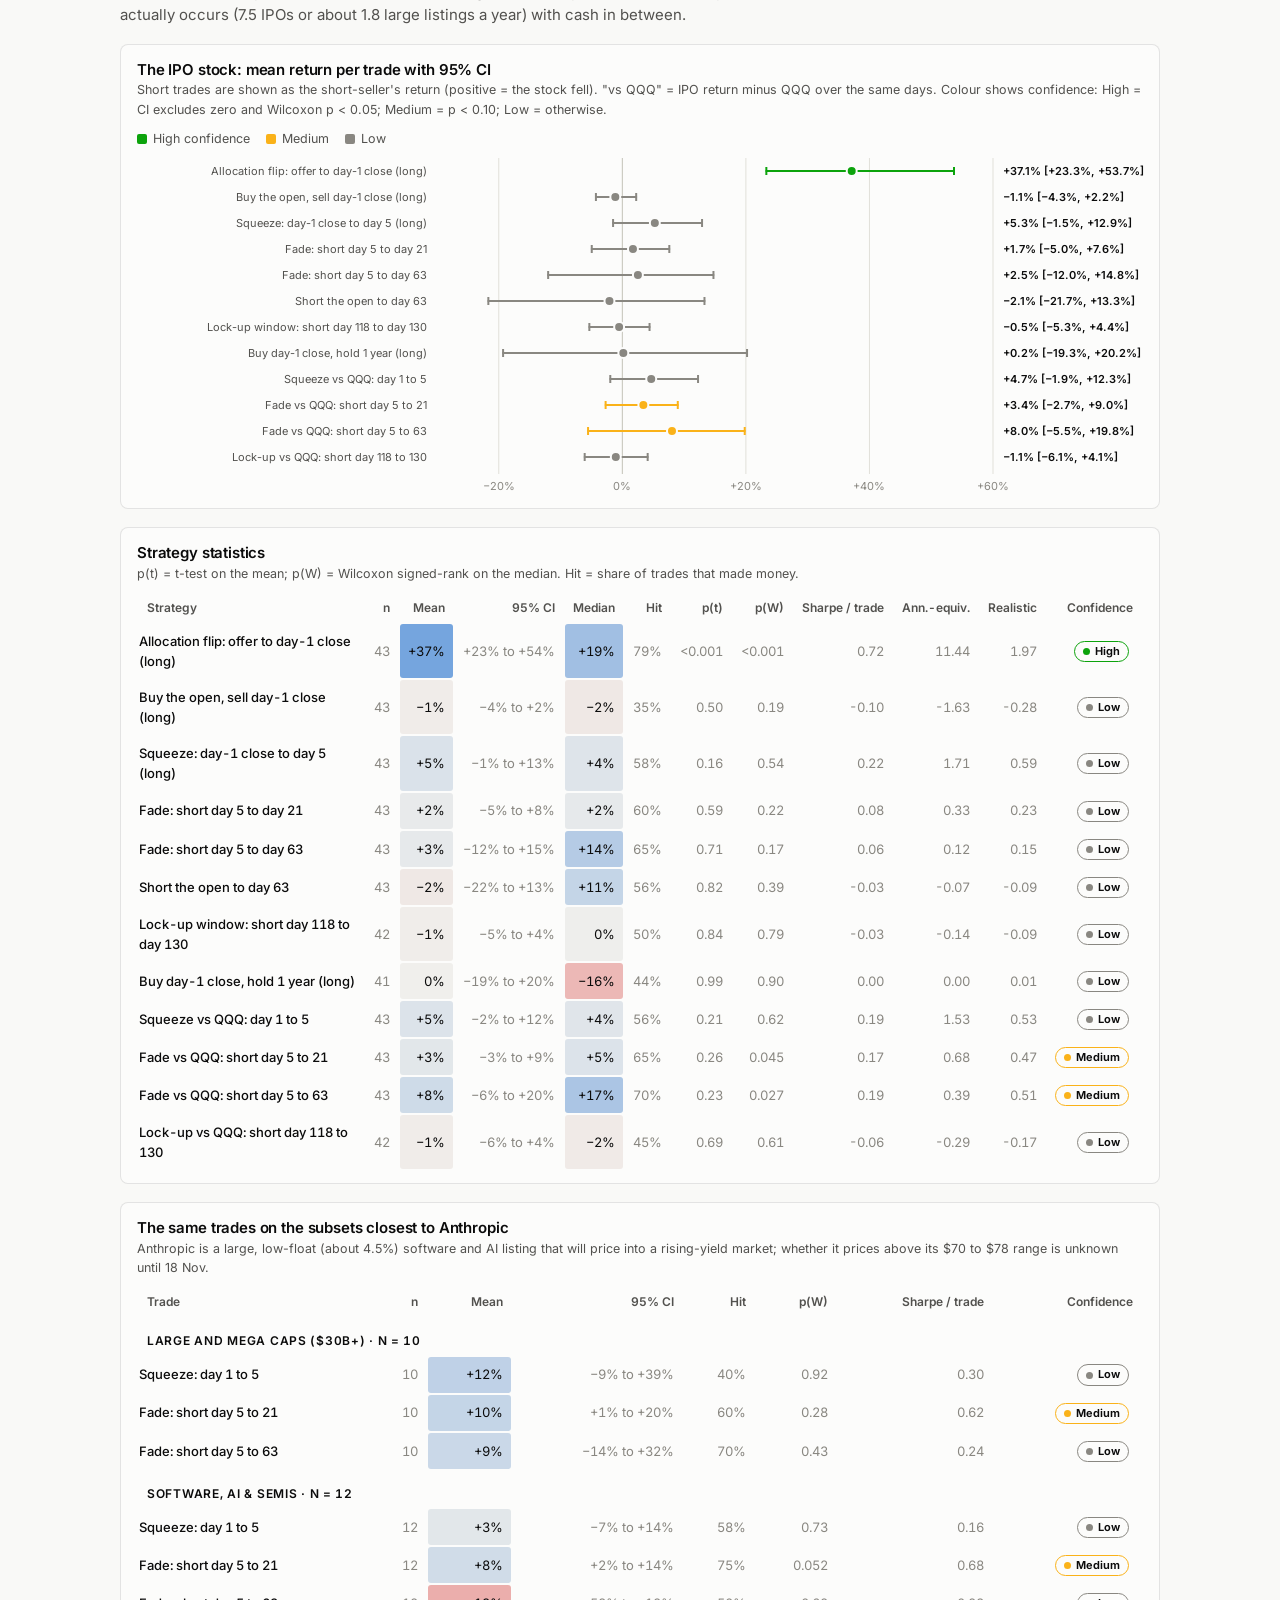
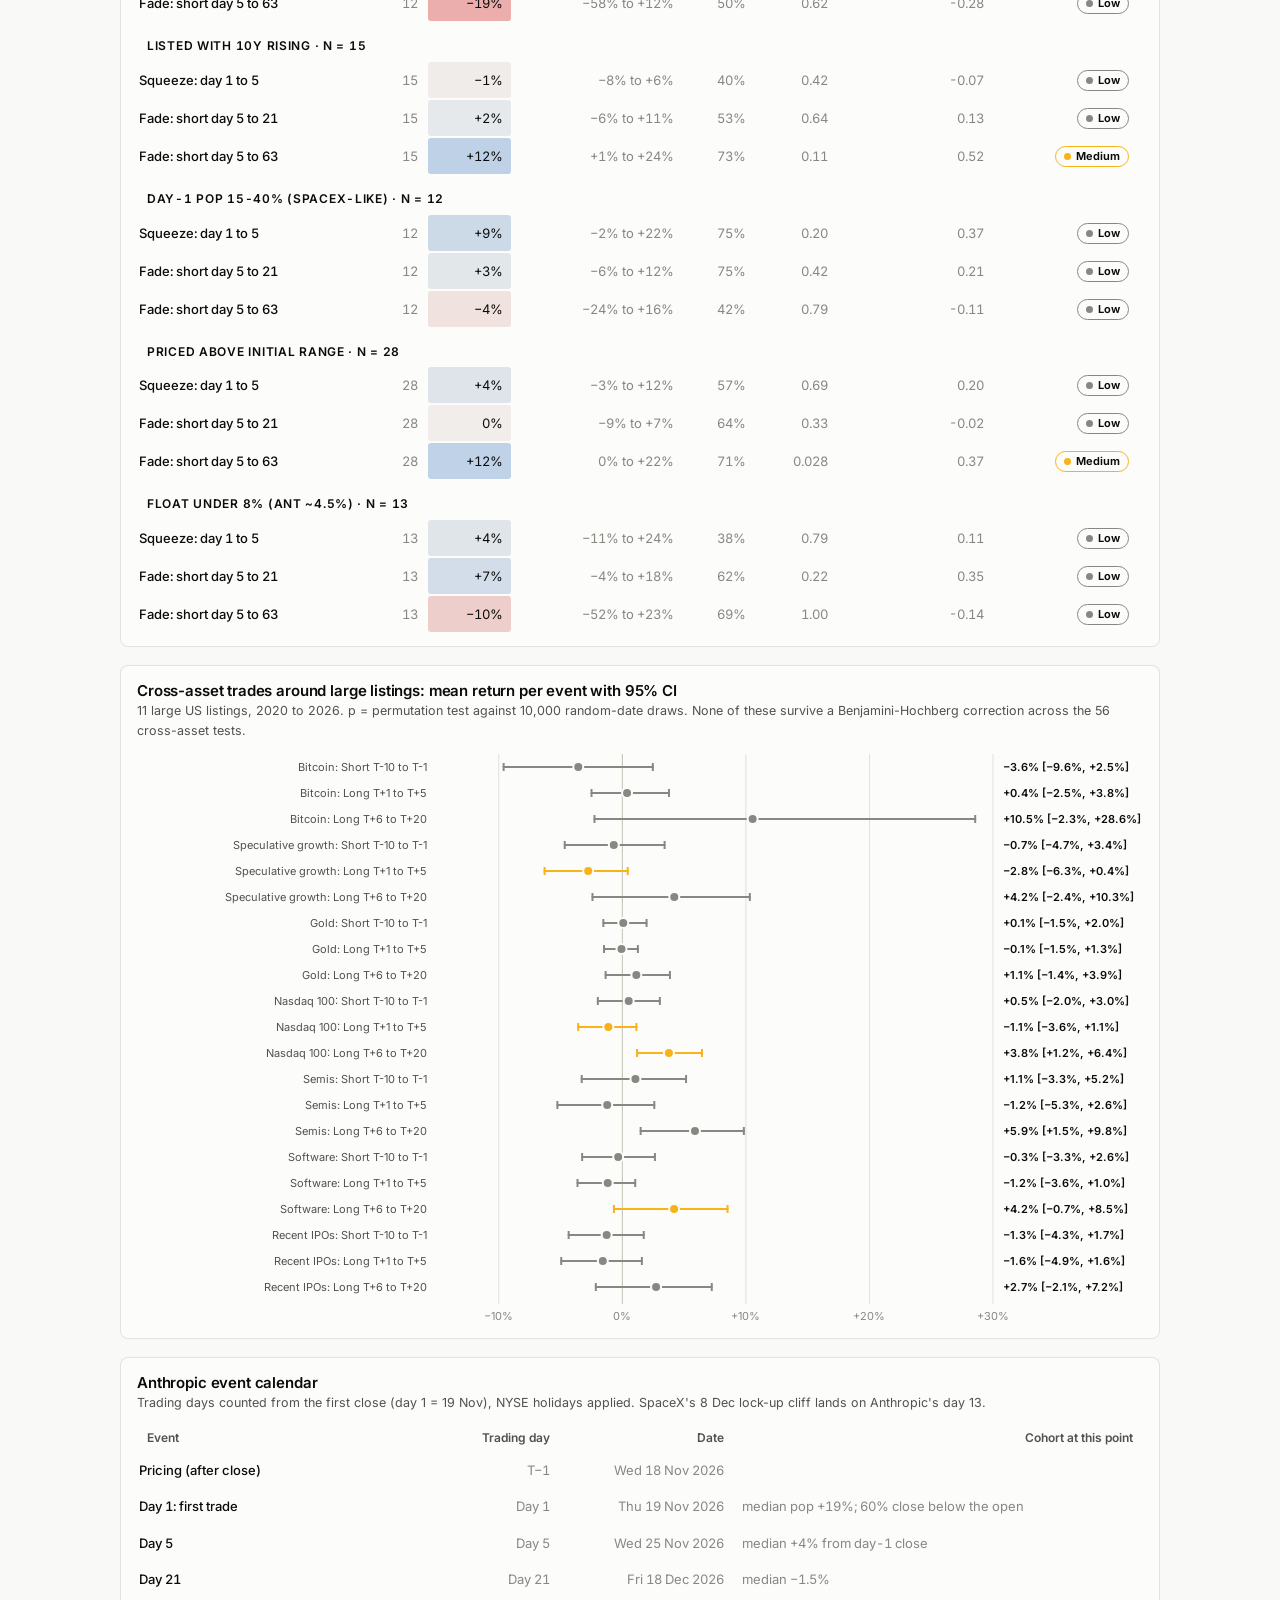
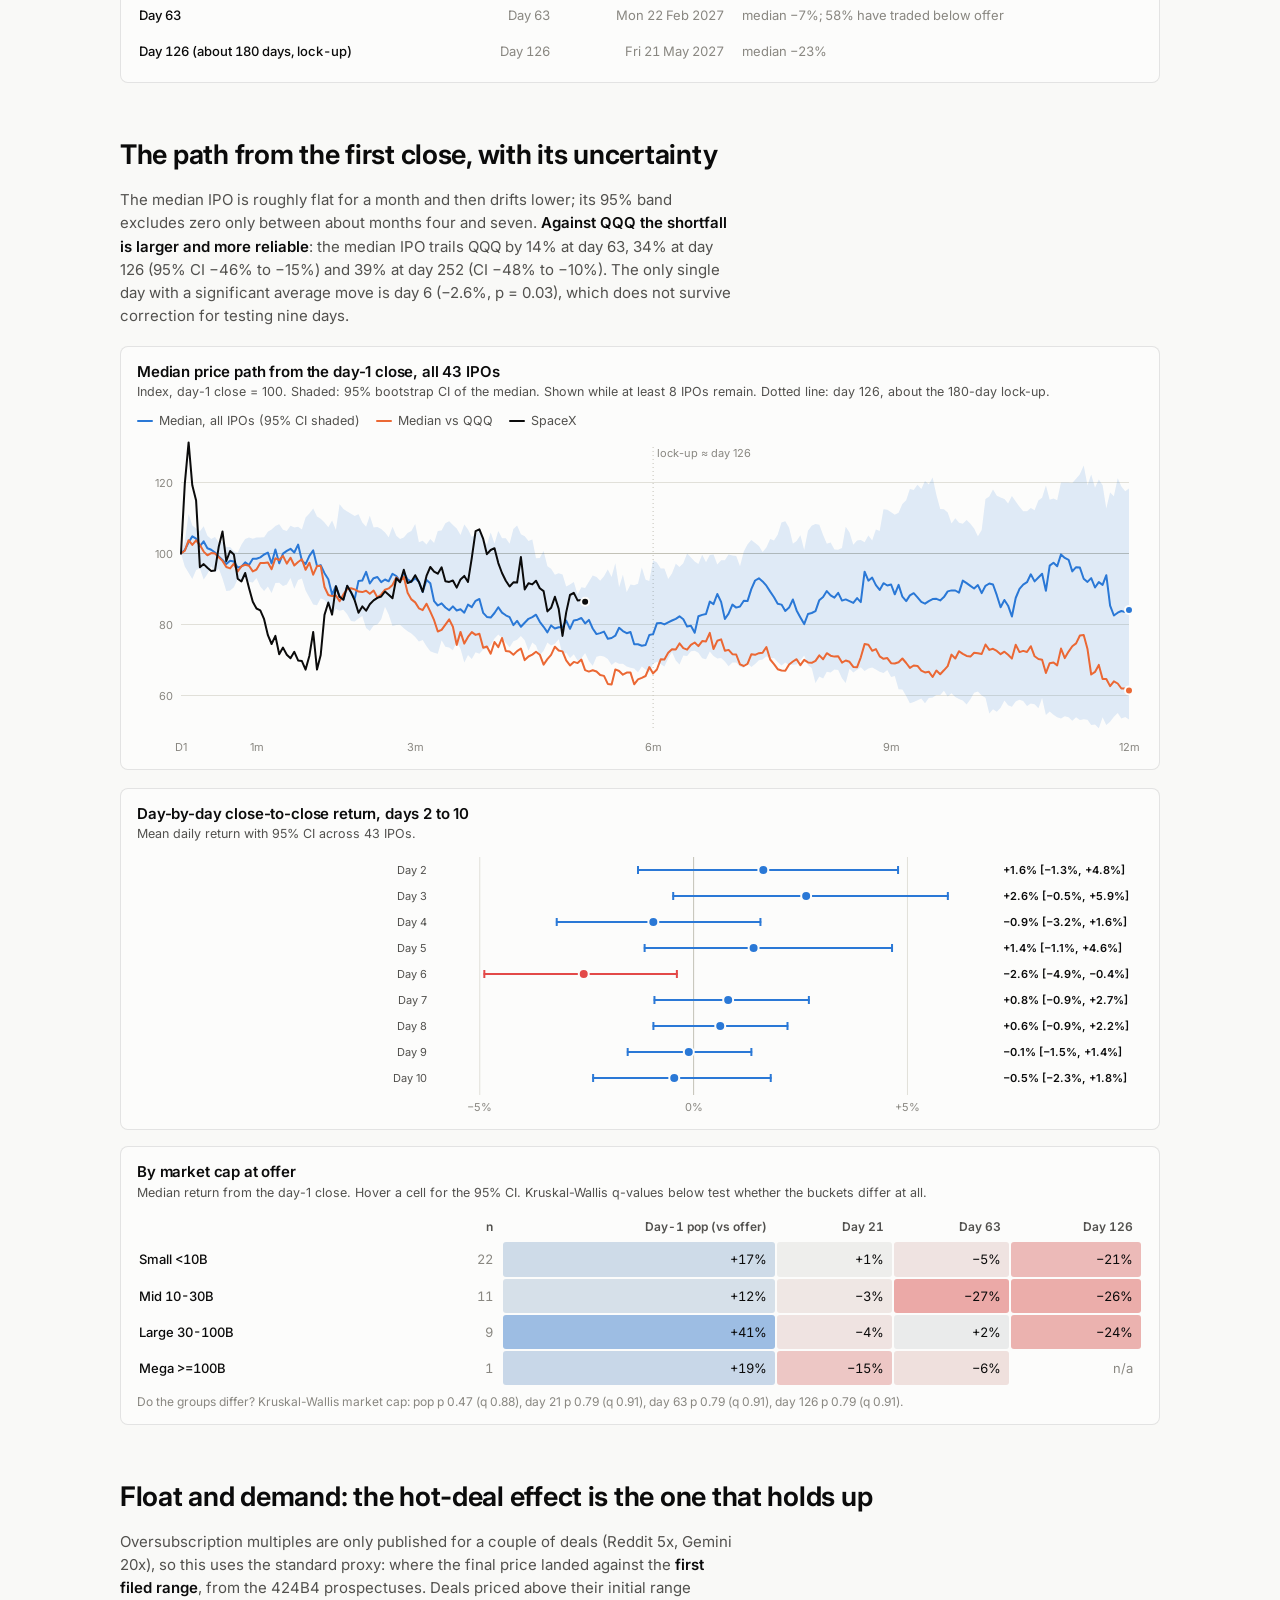
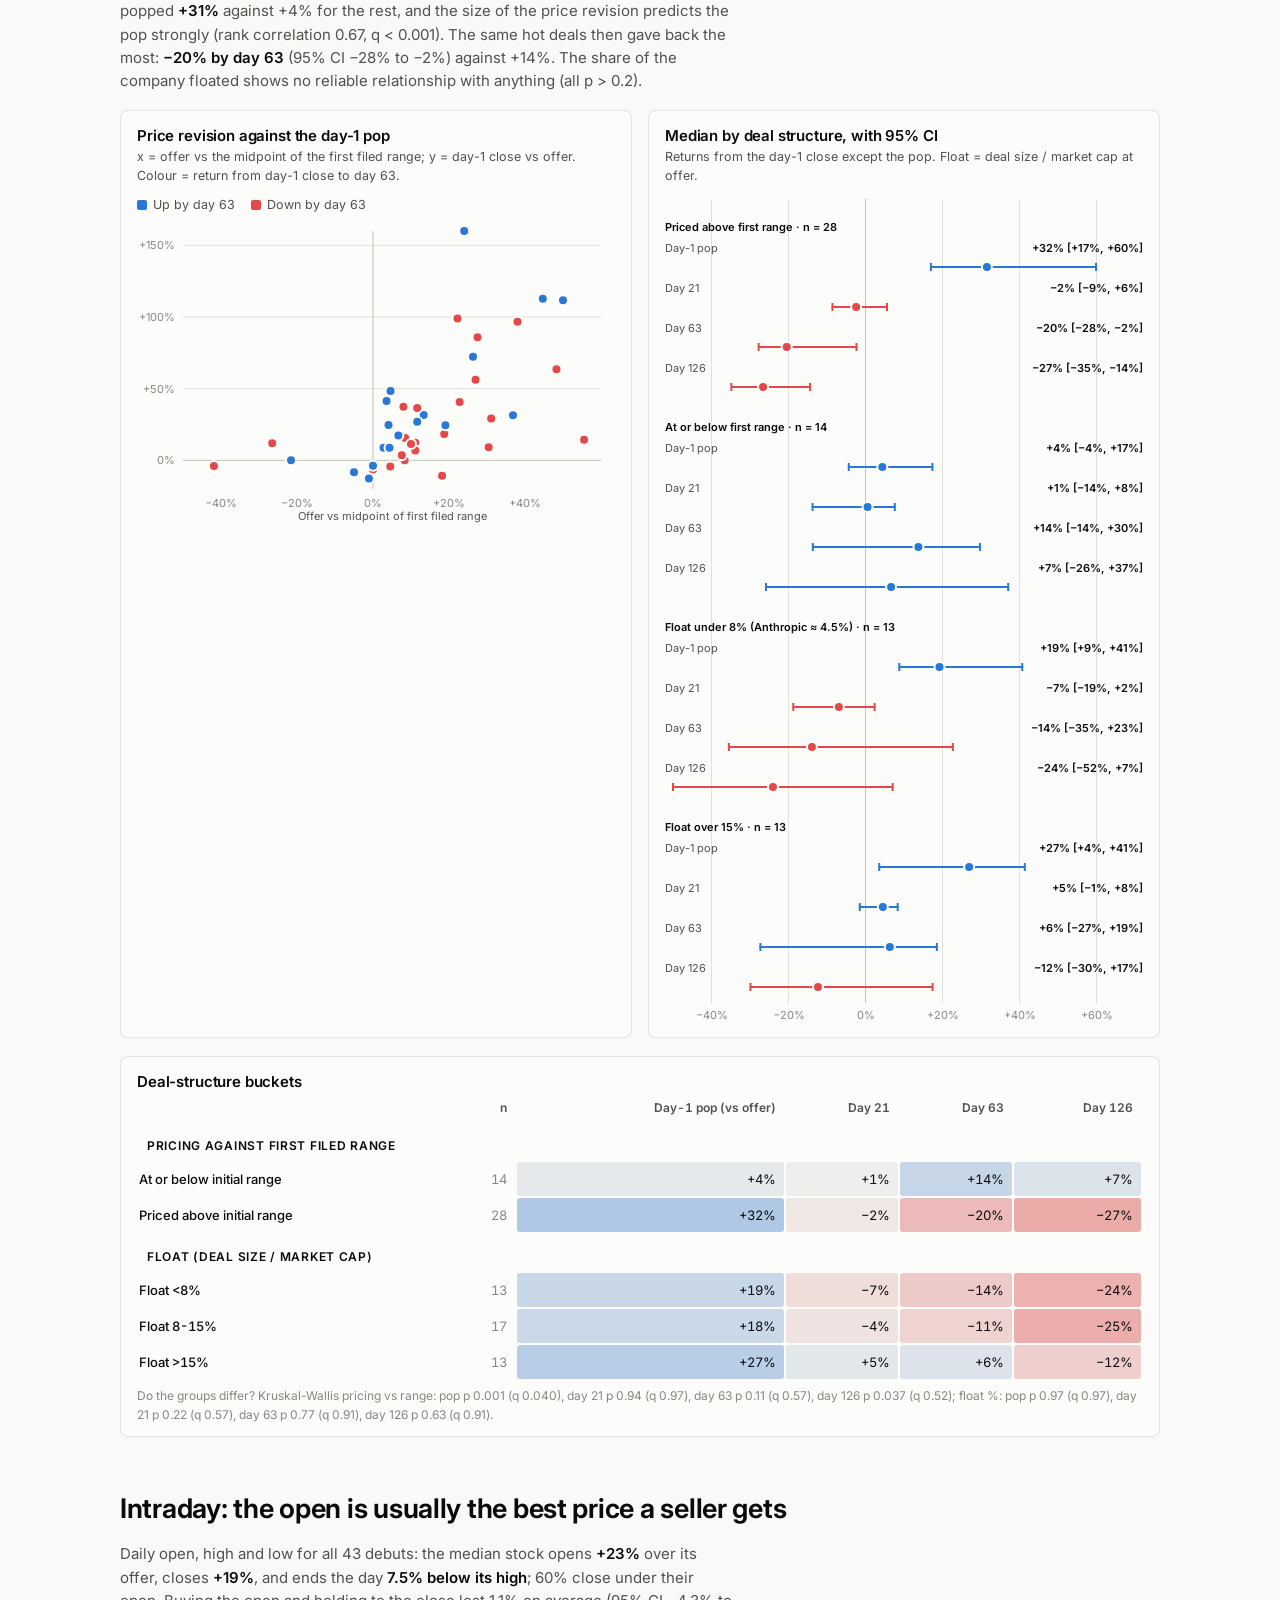
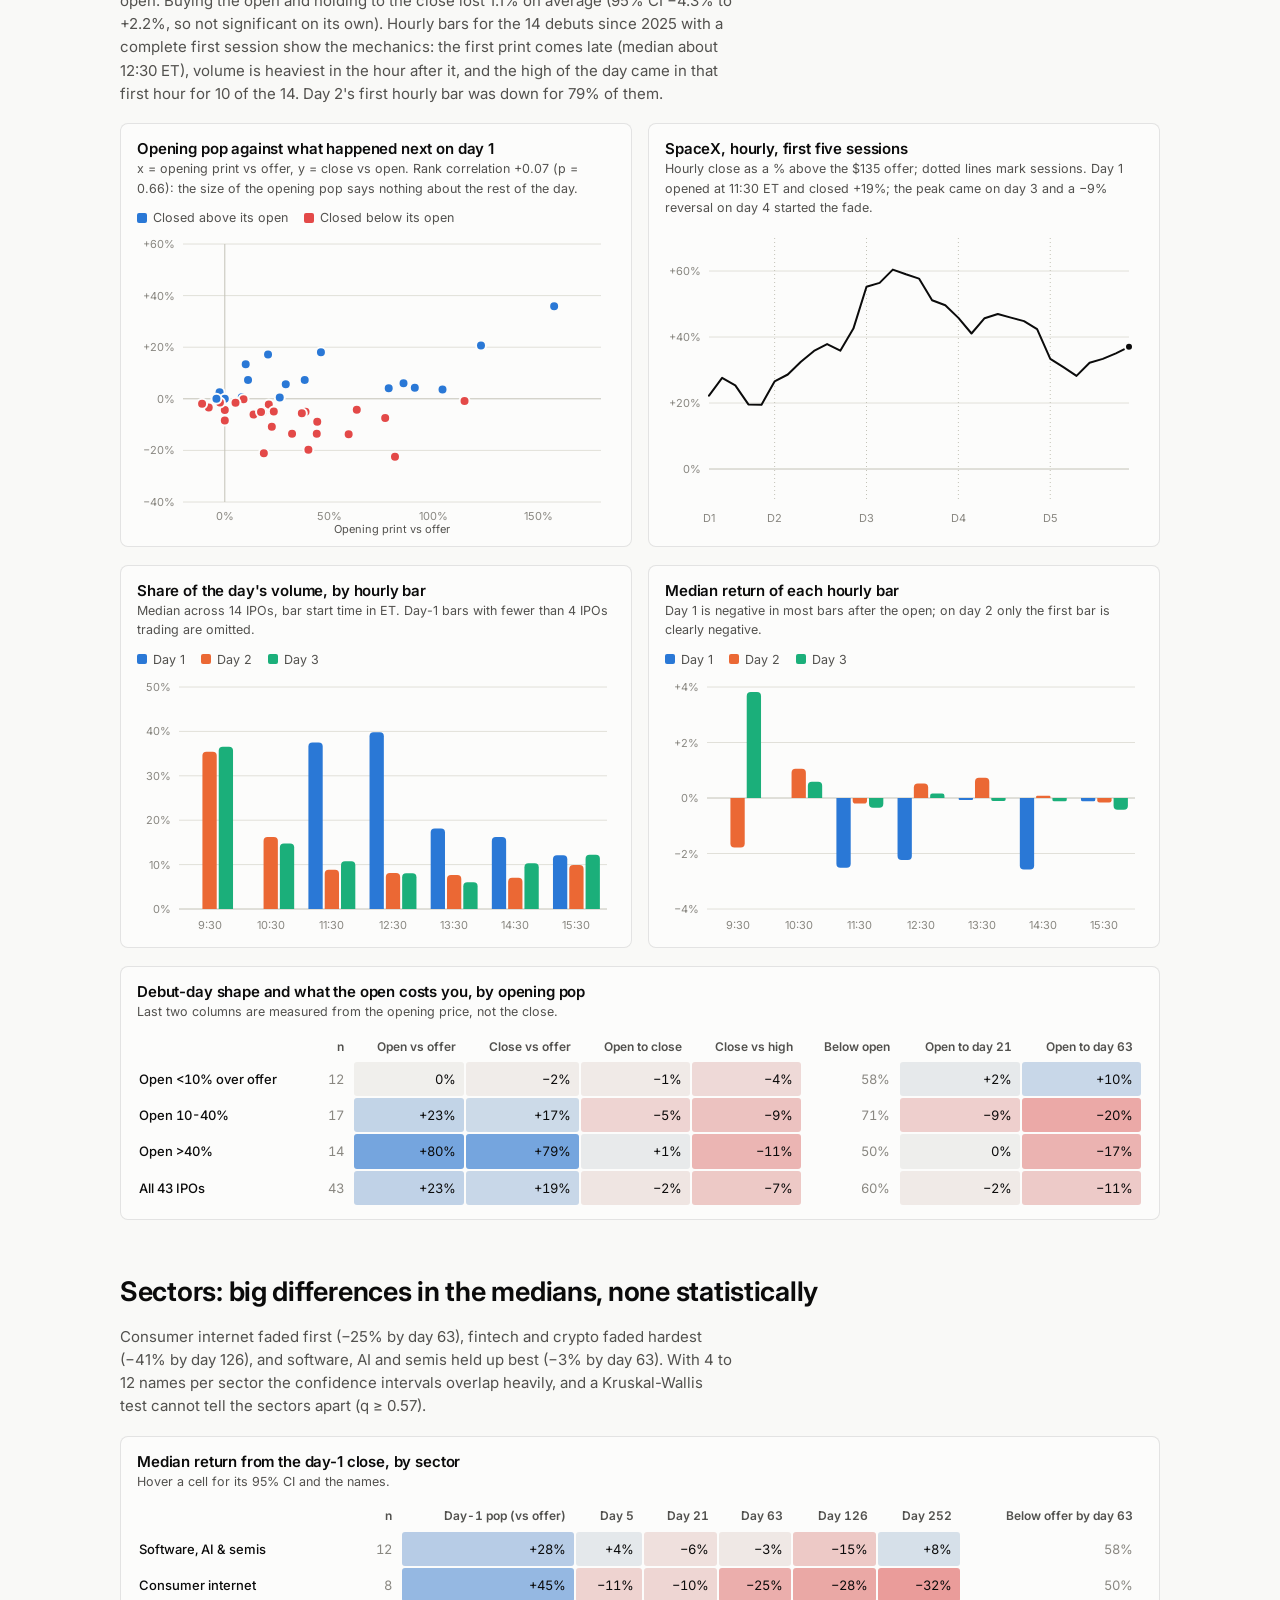
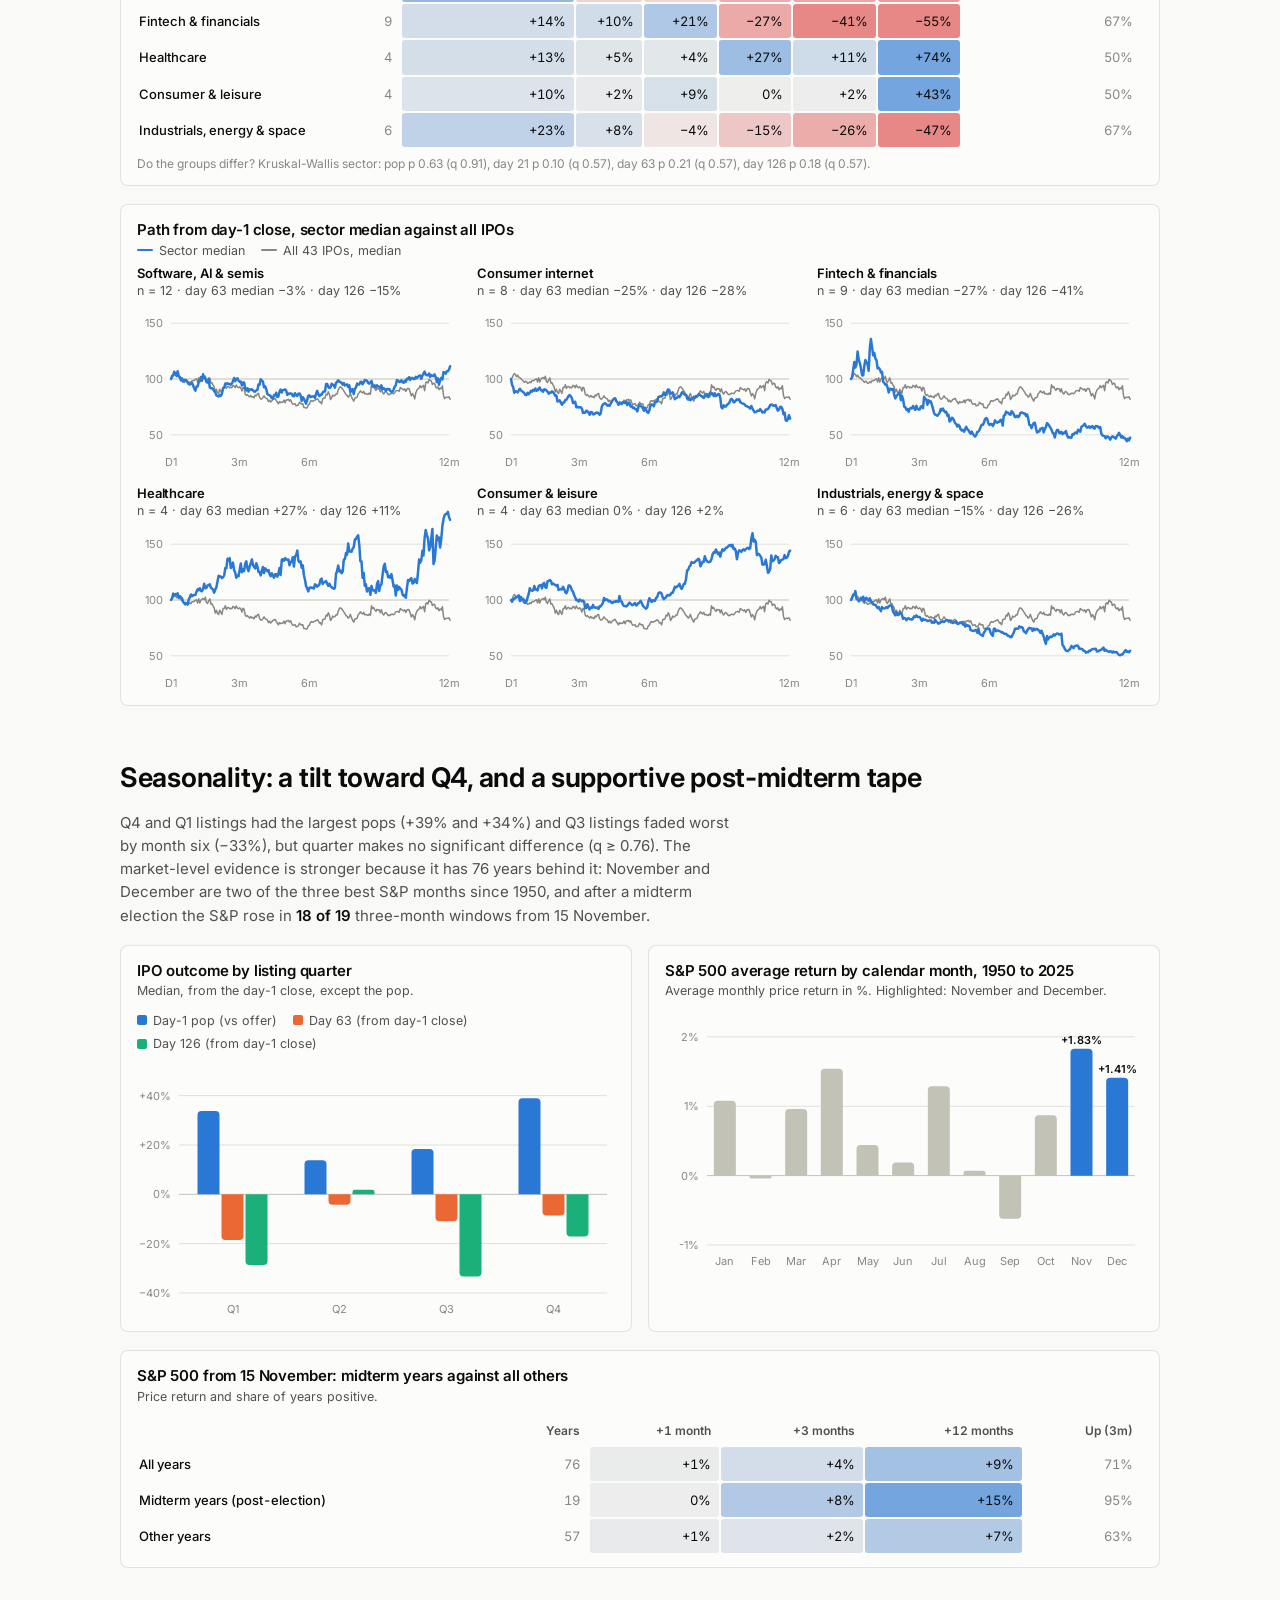
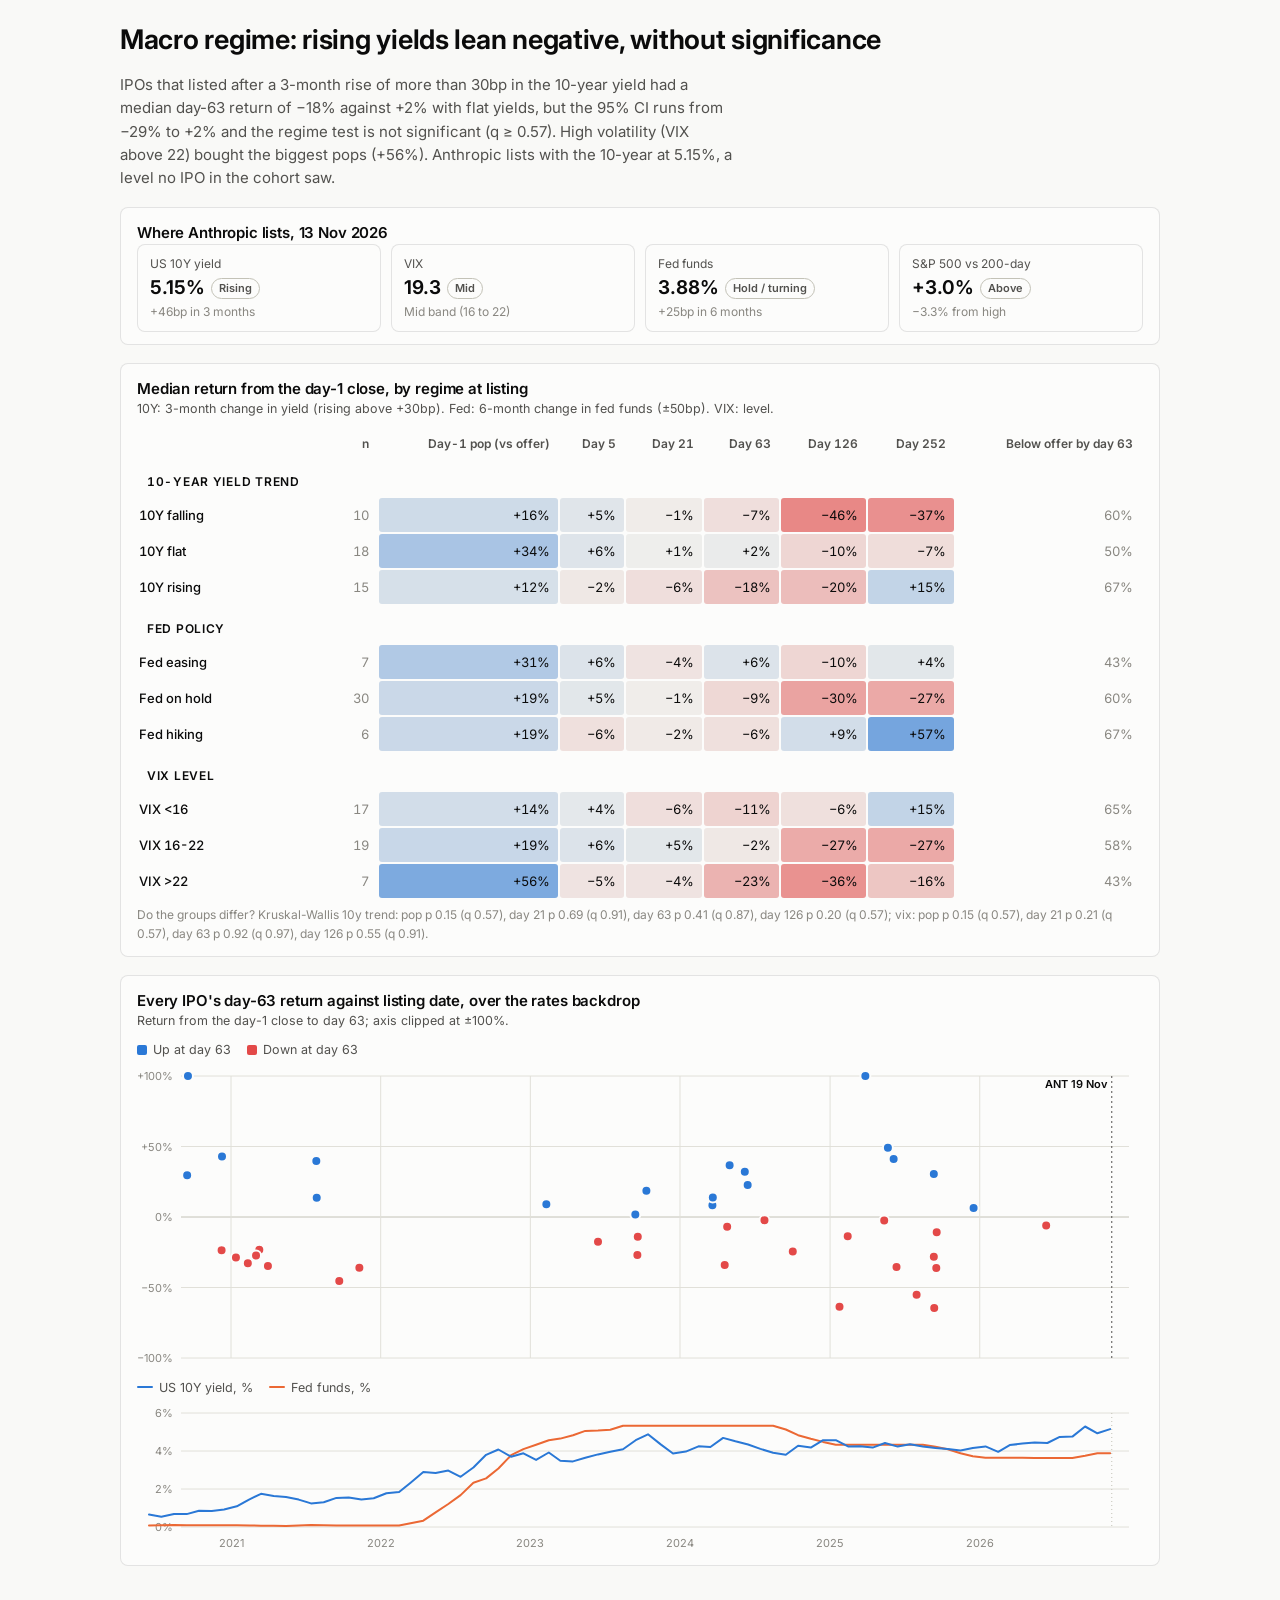
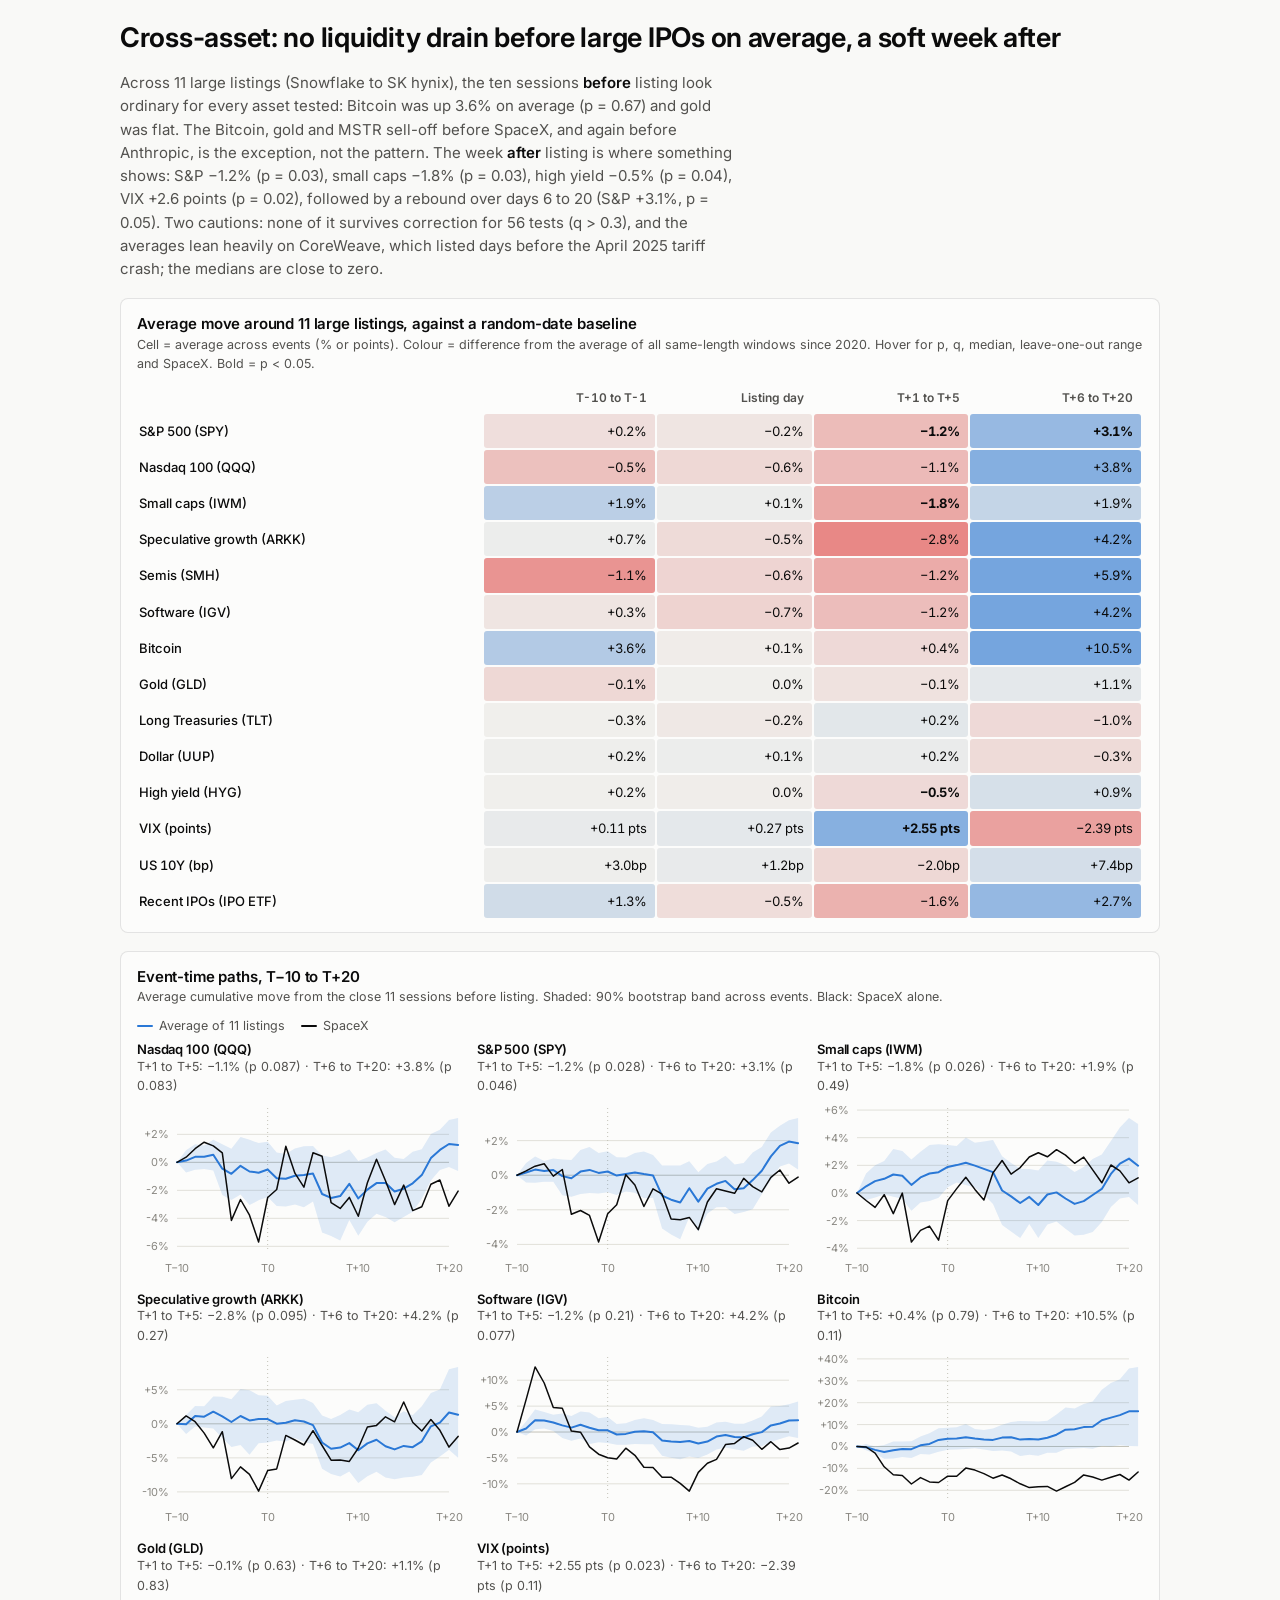
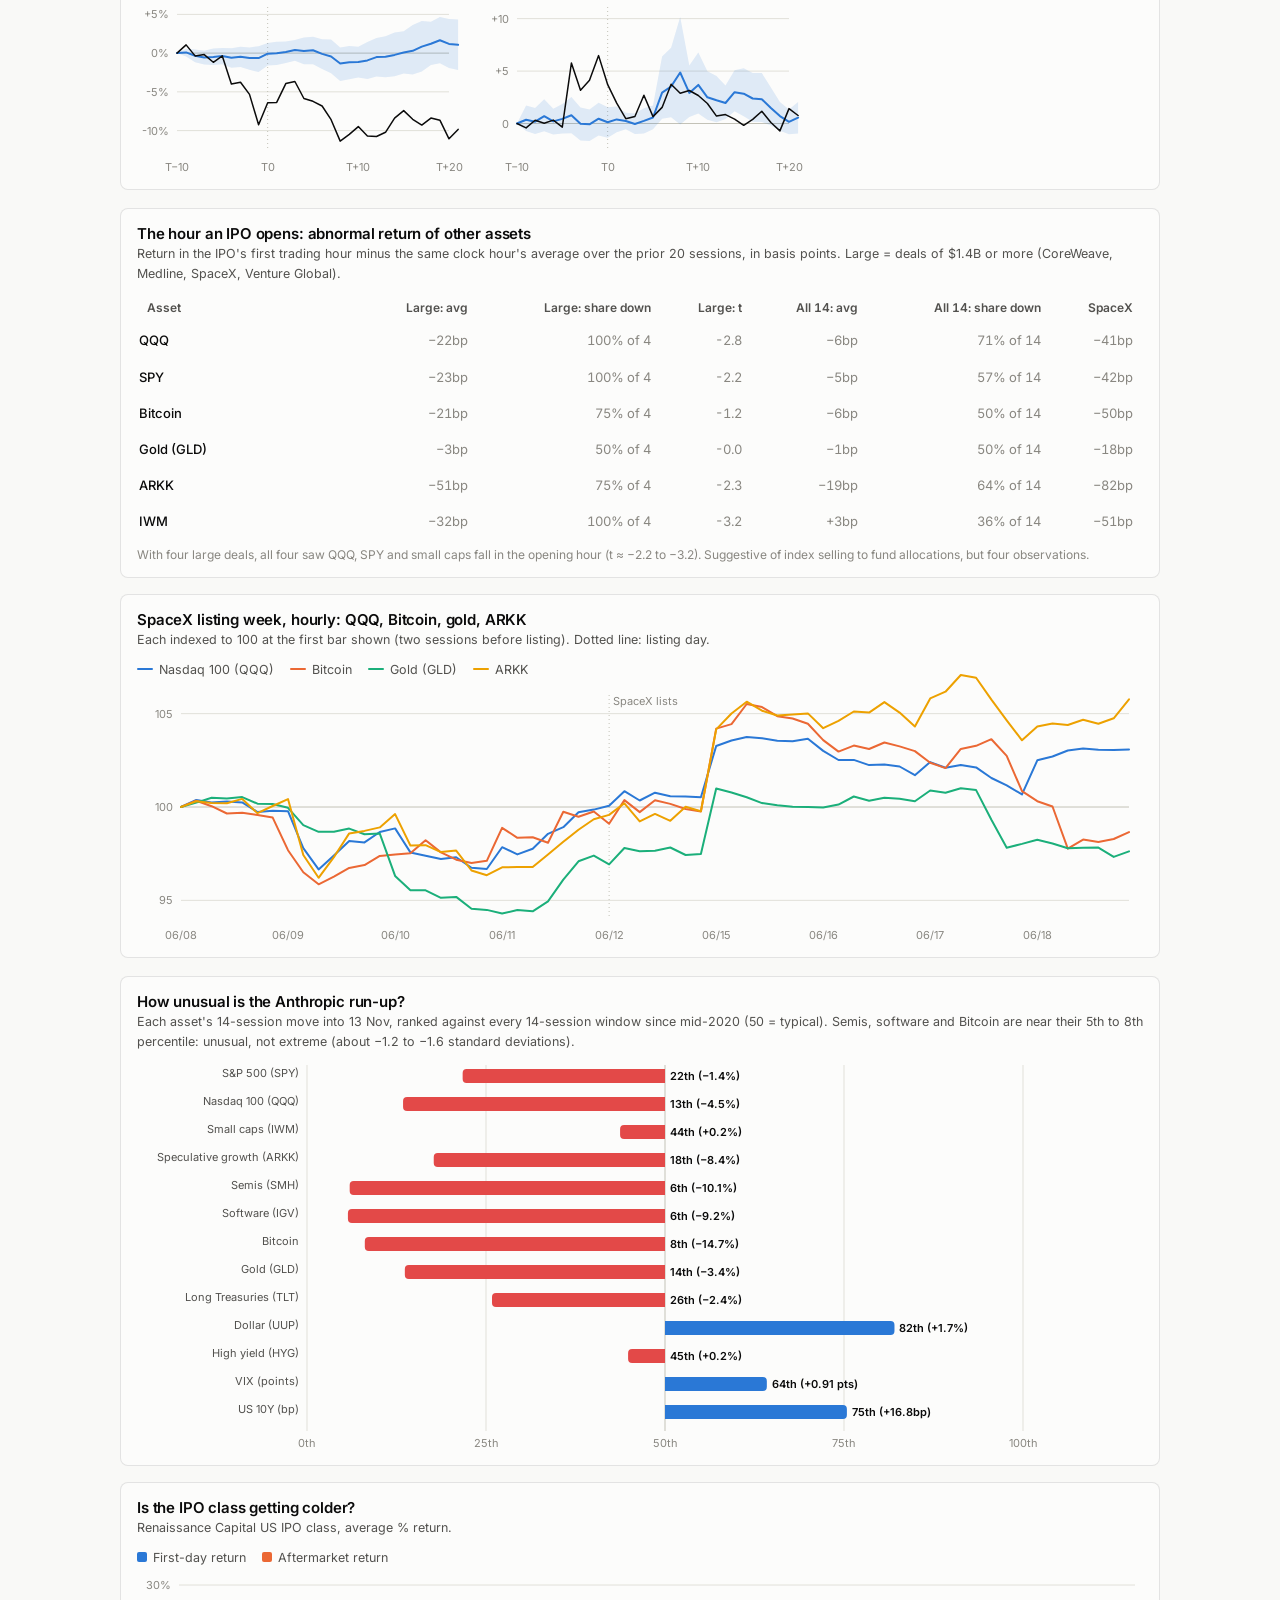
<file: ipo_study/artifact/preview.html>
<!doctype html><html><head><meta charset="utf-8"><meta name="viewport" content="width=device-width,initial-scale=1"></head><body><title>IPO Frenzy Atlas</title>
<meta name="claude:viewport-fit-sides" content="cover">
<link rel="preconnect" href="https://fonts.googleapis.com">
<link rel="stylesheet" href="https://fonts.googleapis.com/css2?family=Inter:wght@400;500;600;700&display=swap">
<style>
/* Layout: one narrow reading column; each section = a claim, then the chart that proves it, then the table behind it. */
:root {
  --bg:#f9f9f7; --surface:#fcfcfb; --ink:#0b0b0b; --ink2:#52514e; --muted:#898781;
  --grid:#e1e0d9; --axis:#c3c2b7; --border:rgba(11,11,11,.10); --mid:#f0efec;
  --s1:#2a78d6; --s2:#eb6834; --s3:#1baf7a; --s4:#eda100; --pos:#2a78d6; --neg:#e34948;
  --good:#006300; --st-good:#0ca30c; --st-warn:#fab219; --font:"Inter",system-ui,-apple-system,"Segoe UI",sans-serif;
}
@media (prefers-color-scheme: dark){:root:not([data-theme="light"]){
  --bg:#0d0d0d; --surface:#1a1a19; --ink:#f0efec; --ink2:#c3c2b7; --muted:#898781;
  --grid:#2c2c2a; --axis:#383835; --border:rgba(255,255,255,.10); --mid:#383835;
  --s1:#3987e5; --s2:#d95926; --s3:#199e70; --s4:#c98500; --pos:#3987e5; --neg:#e66767; --good:#0ca30c; color-scheme:dark;}}
:root[data-theme="dark"]{
  --bg:#0d0d0d; --surface:#1a1a19; --ink:#f0efec; --ink2:#c3c2b7; --muted:#898781;
  --grid:#2c2c2a; --axis:#383835; --border:rgba(255,255,255,.10); --mid:#383835;
  --s1:#3987e5; --s2:#d95926; --s3:#199e70; --s4:#c98500; --pos:#3987e5; --neg:#e66767; --good:#0ca30c; color-scheme:dark;}
*{box-sizing:border-box}
body{background:var(--bg);color:var(--ink);font-family:var(--font);font-size:15px;line-height:1.55;
  padding-inline:max(16px,env(safe-area-inset-left,0px)) max(16px,env(safe-area-inset-right,0px));padding-block:28px 64px}
.wrap{max-width:1040px;margin:0 auto;display:flex;flex-direction:column;gap:56px}
h1,h2,h3{text-wrap:balance;margin:0;line-height:1.15;letter-spacing:-.01em}
h1{font-size:clamp(28px,5vw,44px);font-weight:700}
h2{font-size:clamp(21px,3vw,27px);font-weight:650}
h3{font-size:15px;font-weight:600}
p{margin:0}
.eyebrow{font-size:12px;letter-spacing:.08em;text-transform:uppercase;color:var(--ink2);font-weight:600}
.lede{font-size:17px;color:var(--ink2);max-width:68ch}
.sec{display:flex;flex-direction:column;gap:18px;scroll-margin-top:16px}
.claim{max-width:68ch;color:var(--ink2)}
.claim b{color:var(--ink);font-weight:600}
nav{display:flex;flex-wrap:wrap;gap:6px 18px;font-size:13px}
nav a{color:var(--ink2);text-decoration:none;border-bottom:1px solid var(--axis)}
nav a:hover{color:var(--ink)}
.tiles{display:grid;grid-template-columns:repeat(auto-fit,minmax(128px,1fr));gap:12px}
.tile{background:var(--surface);border:1px solid var(--border);border-radius:8px;padding:12px 14px;min-width:0}
.tile .l{font-size:12px;color:var(--ink2)}
.tile .v{font-size:26px;font-weight:650;letter-spacing:-.02em}
.tile .d{font-size:12px;color:var(--muted)}
.panel{background:var(--surface);border:1px solid var(--border);border-radius:8px;padding:16px 16px 12px;min-width:0;break-inside:avoid}
.panel h3{margin-bottom:2px}
.sub{font-size:12.5px;color:var(--ink2);margin-bottom:10px}
.grid2{display:grid;grid-template-columns:repeat(auto-fit,minmax(min(100%,420px),1fr));gap:16px}
.legend{display:flex;flex-wrap:wrap;gap:4px 16px;font-size:12.5px;color:var(--ink2);margin-bottom:6px}
.legend span{display:inline-flex;align-items:center;gap:6px}
.legend i{display:inline-block;width:16px;height:0;border-top:2px solid;border-radius:2px}
.legend i.sq{width:10px;height:10px;border:0;border-radius:2px}
.chart{width:100%;position:relative}
svg{display:block;overflow:visible}
svg text{font-family:var(--font);fill:var(--muted);font-size:11px}
svg text.ink{fill:var(--ink2)} svg text.strong{fill:var(--ink);font-weight:600}
.mini{display:grid;grid-template-columns:repeat(auto-fit,minmax(min(100%,280px),1fr));gap:14px}
.mini h3{font-size:13px;margin-bottom:0}
.mini .sub{margin-bottom:2px}
.tbl{overflow-x:auto}
table{border-collapse:separate;border-spacing:2px;width:100%;font-size:13px;font-variant-numeric:tabular-nums}
th{font-weight:600;text-align:right;color:var(--ink2);font-size:12px;padding:4px 8px;white-space:nowrap}
th:first-child,td:first-child{text-align:left}
td{padding:7px 8px;text-align:right;border-radius:3px;white-space:nowrap}
td.lab{font-weight:500;background:none;padding-left:0;white-space:normal;min-width:150px}
tr.grp th{text-align:left;padding-top:14px;color:var(--ink);font-size:12px;letter-spacing:.06em;text-transform:uppercase}
td.h{cursor:default;color:var(--ink)}
td.n{color:var(--muted)}
.chips{display:grid;grid-template-columns:repeat(auto-fit,minmax(190px,1fr));gap:10px}
.chip{border:1px solid var(--border);border-radius:8px;padding:10px 12px;background:var(--surface)}
.chip .k{font-size:12px;color:var(--ink2)} .chip .v{font-size:19px;font-weight:650} .chip .w{font-size:12px;color:var(--muted)}
.tag{display:inline-block;font-size:11px;font-weight:600;padding:1px 7px;border-radius:99px;border:1px solid var(--axis);color:var(--ink2);vertical-align:2px;margin-left:6px}
.cards{display:grid;grid-template-columns:repeat(auto-fit,minmax(min(100%,260px),1fr));gap:14px}
.card{border:1px solid var(--border);border-radius:8px;padding:14px 16px;background:var(--surface);display:flex;flex-direction:column;gap:6px;min-width:0}
.card .odds{font-size:24px;font-weight:700}
.two{display:grid;grid-template-columns:repeat(auto-fit,minmax(min(100%,330px),1fr));gap:16px}
ul.pts{margin:0;padding-left:18px;display:flex;flex-direction:column;gap:6px;color:var(--ink2)}
ul.pts b{color:var(--ink)}
details{border:1px solid var(--border);border-radius:8px;background:var(--surface);padding:10px 14px}
summary{cursor:pointer;font-weight:600}
.fine{font-size:12.5px;color:var(--ink2);display:flex;flex-direction:column;gap:6px}
#tt{position:fixed;z-index:50;pointer-events:none;background:var(--surface);color:var(--ink);border:1px solid var(--axis);
  border-radius:8px;padding:8px 10px;font-size:12.5px;box-shadow:0 4px 18px rgba(0,0,0,.18);max-width:280px}
.tt-t{color:var(--ink2);margin-bottom:4px;font-size:12px}
.tt-r{display:flex;align-items:center;gap:8px}.tt-r b{font-weight:650;font-variant-numeric:tabular-nums}.tt-r span{color:var(--ink2)}
.tt-r i{width:12px;border-top:2px solid;display:inline-block}
.concl li{color:var(--ink2)} .concl{gap:9px}
.cap{font-size:12px;color:var(--muted);margin-top:6px}
@media print{
  body{padding-block:0;background:#fff} nav{display:none} #tt{display:none} .wrap{gap:34px}
  .sec{break-inside:auto} details{display:block}
  h2,h3{break-after:avoid} .card,.chip,.tile,.tbl,.mini>div{break-inside:avoid} .claim{break-after:avoid}
}
@media (prefers-reduced-motion:no-preference){td.h:hover{outline:2px solid var(--ink2);outline-offset:-2px}}
.conf{display:inline-flex;align-items:center;gap:5px;font-size:11px;font-weight:650;padding:1px 8px;border-radius:99px;border:1.5px solid var(--c);color:var(--ink);margin-right:4px;white-space:nowrap}
.conf::before{content:"";width:7px;height:7px;border-radius:50%;background:var(--c)}
.concl li{list-style:none;margin-left:-18px}
.stack{display:flex;flex-direction:column;gap:16px}
</style>

<div class="wrap">
<header class="sec" id="top">
  <div class="eyebrow">Post-COVID US IPOs and cross-asset event study · data to 13 Nov 2026 · Anthropic (ANT) prices 18 Nov, trades 19 Nov</div>
  <h1>What 43 IPOs and 11 large listings say about trading Anthropic</h1>
  <p class="lede">Close-to-close and intraday evidence on the IPO stock itself and on the assets around it, with confidence intervals, significance tests and implied Sharpe ratios. Most patterns people quote about IPOs are real on average and weak statistically; this page separates the two.</p>
  <nav aria-label="Sections"><a href="#conclusions">Conclusions</a><a href="#trades">Trade map</a><a href="#fade">Path and confidence</a><a href="#deal">Float and demand</a><a href="#intraday">Intraday</a><a href="#sectors">Sectors</a><a href="#seasons">Seasonality</a><a href="#regimes">Macro regime</a><a href="#xasset">Cross-asset</a><a href="#anthropic">Anthropic</a><a href="#data">Method</a></nav>
  <div class="tiles" id="tiles"></div>
</header>

<section class="sec" id="conclusions">
  <h2>Conclusions</h2>
  <p class="lede" style="color:var(--ink)"><b>One relationship survives a multiple-testing correction: demand predicts the pop. Getting an allocation also pays, reliably.</b> Everything else on this page (sector, season, rates, float, cross-asset liquidity) is a tilt with confidence intervals that include zero. For Anthropic that means a conditional plan, sized for low confidence.</p>
  <div class="panel"><ul class="pts concl" id="concl"></ul></div>
</section>

<section class="sec" id="trades">
  <h2>Trade map: implied Sharpe and confidence</h2>
  <p class="claim">Each strategy was run on every IPO in the cohort (or every large listing, for cross-asset trades). Dots show the <b>mean return per trade</b> with its <b>95% bootstrap confidence interval</b>. Per-trade Sharpe is mean divided by standard deviation. The "annualised-equivalent" figure assumes the trade could be repeated back to back and overstates what anyone could earn; the realistic figure scales by how often the setup actually occurs (7.5 IPOs or about 1.8 large listings a year) with cash in between.</p>
  <div class="panel"><h3>The IPO stock: mean return per trade with 95% CI</h3><div class="sub">Short trades are shown as the short-seller's return (positive = the stock fell). "vs QQQ" = IPO return minus QQQ over the same days. Colour shows confidence: High = CI excludes zero and Wilcoxon p &lt; 0.05; Medium = p &lt; 0.10; Low = otherwise.</div>
    <div class="legend" id="lg-conf"></div><div class="chart" id="ch-forest"></div></div>
  <div class="panel tbl"><h3>Strategy statistics</h3><div class="sub">p(t) = t-test on the mean; p(W) = Wilcoxon signed-rank on the median. Hit = share of trades that made money.</div><div id="tb-strat"></div></div>
  <div class="panel tbl"><h3>The same trades on the subsets closest to Anthropic</h3><div class="sub">Anthropic is a large, low-float (about 4.5%) software and AI listing that will price into a rising-yield market; whether it prices above its $70 to $78 range is unknown until 18 Nov.</div><div id="tb-sub"></div></div>
  <div class="panel"><h3>Cross-asset trades around large listings: mean return per event with 95% CI</h3><div class="sub">11 large US listings, 2020 to 2026. p = permutation test against 10,000 random-date draws. None of these survive a Benjamini-Hochberg correction across the 56 cross-asset tests.</div><div class="chart" id="ch-forest-x"></div></div>
  <div class="panel tbl"><h3>Anthropic event calendar</h3><div class="sub">Trading days counted from the first close (day 1 = 19 Nov), NYSE holidays applied. SpaceX's 8 Dec lock-up cliff lands on Anthropic's day 13.</div><div id="tb-cal"></div></div>
</section>

<section class="sec" id="fade">
  <h2>The path from the first close, with its uncertainty</h2>
  <p class="claim">The median IPO is roughly flat for a month and then drifts lower; its 95% band excludes zero only between about months four and seven. <b>Against QQQ the shortfall is larger and more reliable</b>: the median IPO trails QQQ by 14% at day 63, 34% at day 126 (95% CI −46% to −15%) and 39% at day 252 (CI −48% to −10%). The only single day with a significant average move is day 6 (−2.6%, p = 0.03), which does not survive correction for testing nine days.</p>
  <div class="panel"><h3>Median price path from the day-1 close, all 43 IPOs</h3><div class="sub">Index, day-1 close = 100. Shaded: 95% bootstrap CI of the median. Shown while at least 8 IPOs remain. Dotted line: day 126, about the 180-day lock-up.</div><div class="legend" id="lg-band"></div><div class="chart" id="ch-band"></div></div>
  <div class="stack">
    <div class="panel"><h3>Day-by-day close-to-close return, days 2 to 10</h3><div class="sub">Mean daily return with 95% CI across 43 IPOs.</div><div class="chart" id="ch-days"></div></div>
    <div class="panel tbl"><h3>By market cap at offer</h3><div class="sub">Median return from the day-1 close. Hover a cell for the 95% CI. Kruskal-Wallis q-values below test whether the buckets differ at all.</div><div id="tb-bucket"></div><p class="cap" id="kw-bucket"></p></div>
  </div>
</section>

<section class="sec" id="deal">
  <h2>Float and demand: the hot-deal effect is the one that holds up</h2>
  <p class="claim">Oversubscription multiples are only published for a couple of deals (Reddit 5x, Gemini 20x), so this uses the standard proxy: where the final price landed against the <b>first filed range</b>, from the 424B4 prospectuses. Deals priced above their initial range popped <b>+31%</b> against +4% for the rest, and the size of the price revision predicts the pop strongly (rank correlation 0.67, q &lt; 0.001). The same hot deals then gave back the most: <b>−20% by day 63</b> (95% CI −28% to −2%) against +14%. The share of the company floated shows no reliable relationship with anything (all p &gt; 0.2).</p>
  <div class="grid2">
    <div class="panel"><h3>Price revision against the day-1 pop</h3><div class="sub">x = offer vs the midpoint of the first filed range; y = day-1 close vs offer. Colour = return from day-1 close to day 63.</div>
      <div class="legend"><span><i class="sq" style="background:var(--pos)"></i>Up by day 63</span><span><i class="sq" style="background:var(--neg)"></i>Down by day 63</span></div><div class="chart" id="ch-rev"></div></div>
    <div class="panel"><h3>Median by deal structure, with 95% CI</h3><div class="sub">Returns from the day-1 close except the pop. Float = deal size / market cap at offer.</div><div class="chart" id="ch-deal"></div></div>
  </div>
  <div class="panel tbl"><h3>Deal-structure buckets</h3><div id="tb-deal"></div><p class="cap" id="kw-deal"></p></div>
</section>

<section class="sec" id="intraday">
  <h2>Intraday: the open is usually the best price a seller gets</h2>
  <p class="claim">Daily open, high and low for all 43 debuts: the median stock opens <b>+23%</b> over its offer, closes <b>+19%</b>, and ends the day <b>7.5% below its high</b>; 60% close under their open. Buying the open and holding to the close lost 1.1% on average (95% CI −4.3% to +2.2%, so not significant on its own). Hourly bars for the 14 debuts since 2025 with a complete first session show the mechanics: the first print comes late (median about 12:30 ET), volume is heaviest in the hour after it, and the high of the day came in that first hour for 10 of the 14. Day 2's first hourly bar was down for 79% of them.</p>
  <div class="grid2">
    <div class="panel"><h3>Opening pop against what happened next on day 1</h3><div class="sub">x = opening print vs offer, y = close vs open. Rank correlation +0.07 (p = 0.66): the size of the opening pop says nothing about the rest of the day.</div>
      <div class="legend"><span><i class="sq" style="background:var(--pos)"></i>Closed above its open</span><span><i class="sq" style="background:var(--neg)"></i>Closed below its open</span></div><div class="chart" id="ch-open"></div></div>
    <div class="panel"><h3>SpaceX, hourly, first five sessions</h3><div class="sub">Hourly close as a % above the $135 offer; dotted lines mark sessions. Day 1 opened at 11:30 ET and closed +19%; the peak came on day 3 and a −9% reversal on day 4 started the fade.</div><div class="chart" id="ch-spx"></div></div>
  </div>
  <div class="grid2">
    <div class="panel"><h3>Share of the day's volume, by hourly bar</h3><div class="sub">Median across 14 IPOs, bar start time in ET. Day-1 bars with fewer than 4 IPOs trading are omitted.</div><div class="legend" id="lg-vol"></div><div class="chart" id="ch-vol"></div></div>
    <div class="panel"><h3>Median return of each hourly bar</h3><div class="sub">Day 1 is negative in most bars after the open; on day 2 only the first bar is clearly negative.</div><div class="legend" id="lg-bar"></div><div class="chart" id="ch-bar"></div></div>
  </div>
  <div class="panel tbl"><h3>Debut-day shape and what the open costs you, by opening pop</h3><div class="sub">Last two columns are measured from the opening price, not the close.</div><div id="tb-intra"></div></div>
</section>

<section class="sec" id="sectors">
  <h2>Sectors: big differences in the medians, none statistically</h2>
  <p class="claim">Consumer internet faded first (−25% by day 63), fintech and crypto faded hardest (−41% by day 126), and software, AI and semis held up best (−3% by day 63). With 4 to 12 names per sector the confidence intervals overlap heavily, and a Kruskal-Wallis test cannot tell the sectors apart (q ≥ 0.57).</p>
  <div class="panel tbl"><h3>Median return from the day-1 close, by sector</h3><div class="sub">Hover a cell for its 95% CI and the names.</div><div id="tb-sector"></div><p class="cap" id="kw-sector"></p></div>
  <div class="panel"><h3>Path from day-1 close, sector median against all IPOs</h3>
    <div class="legend"><span><i style="border-color:var(--s1)"></i>Sector median</span><span><i style="border-color:var(--muted)"></i>All 43 IPOs, median</span></div><div class="mini" id="mini"></div></div>
</section>

<section class="sec" id="seasons">
  <h2>Seasonality: a tilt toward Q4, and a supportive post-midterm tape</h2>
  <p class="claim">Q4 and Q1 listings had the largest pops (+39% and +34%) and Q3 listings faded worst by month six (−33%), but quarter makes no significant difference (q ≥ 0.76). The market-level evidence is stronger because it has 76 years behind it: November and December are two of the three best S&amp;P months since 1950, and after a midterm election the S&amp;P rose in <b>18 of 19</b> three-month windows from 15 November.</p>
  <div class="grid2">
    <div class="panel"><h3>IPO outcome by listing quarter</h3><div class="sub">Median, from the day-1 close, except the pop.</div><div class="legend" id="lg-q"></div><div class="chart" id="ch-q"></div></div>
    <div class="panel"><h3>S&amp;P 500 average return by calendar month, 1950 to 2025</h3><div class="sub">Average monthly price return in %. Highlighted: November and December.</div><div class="chart" id="ch-month"></div></div>
  </div>
  <div class="panel tbl"><h3>S&amp;P 500 from 15 November: midterm years against all others</h3><div class="sub">Price return and share of years positive.</div><div id="tb-nov"></div></div>
</section>

<section class="sec" id="regimes">
  <h2>Macro regime: rising yields lean negative, without significance</h2>
  <p class="claim">IPOs that listed after a 3-month rise of more than 30bp in the 10-year yield had a median day-63 return of −18% against +2% with flat yields, but the 95% CI runs from −29% to +2% and the regime test is not significant (q ≥ 0.57). High volatility (VIX above 22) bought the biggest pops (+56%). Anthropic lists with the 10-year at 5.15%, a level no IPO in the cohort saw.</p>
  <div class="panel"><h3>Where Anthropic lists, 13 Nov 2026</h3><div class="chips" id="chips"></div></div>
  <div class="panel tbl"><h3>Median return from the day-1 close, by regime at listing</h3><div class="sub">10Y: 3-month change in yield (rising above +30bp). Fed: 6-month change in fed funds (±50bp). VIX: level.</div><div id="tb-regime"></div><p class="cap" id="kw-regime"></p></div>
  <div class="panel"><h3>Every IPO's day-63 return against listing date, over the rates backdrop</h3><div class="sub">Return from the day-1 close to day 63; axis clipped at ±100%.</div>
    <div class="legend"><span><i class="sq" style="background:var(--pos)"></i>Up at day 63</span><span><i class="sq" style="background:var(--neg)"></i>Down at day 63</span></div><div class="chart" id="ch-scatter"></div>
    <div class="legend" style="margin-top:12px"><span><i style="border-color:var(--s1)"></i>US 10Y yield, %</span><span><i style="border-color:var(--s2)"></i>Fed funds, %</span></div><div class="chart" id="ch-rates"></div></div>
</section>

<section class="sec" id="xasset">
  <h2>Cross-asset: no liquidity drain before large IPOs on average, a soft week after</h2>
  <p class="claim">Across 11 large listings (Snowflake to SK hynix), the ten sessions <b>before</b> listing look ordinary for every asset tested: Bitcoin was up 3.6% on average (p = 0.67) and gold was flat. The Bitcoin, gold and MSTR sell-off before SpaceX, and again before Anthropic, is the exception, not the pattern. The week <b>after</b> listing is where something shows: S&amp;P −1.2% (p = 0.03), small caps −1.8% (p = 0.03), high yield −0.5% (p = 0.04), VIX +2.6 points (p = 0.02), followed by a rebound over days 6 to 20 (S&amp;P +3.1%, p = 0.05). Two cautions: none of it survives correction for 56 tests (q &gt; 0.3), and the averages lean heavily on CoreWeave, which listed days before the April 2025 tariff crash; the medians are close to zero.</p>
  <div class="panel tbl"><h3>Average move around 11 large listings, against a random-date baseline</h3><div class="sub">Cell = average across events (% or points). Colour = difference from the average of all same-length windows since 2020. Hover for p, q, median, leave-one-out range and SpaceX. Bold = p &lt; 0.05.</div><div id="tb-xa"></div></div>
  <div class="panel"><h3>Event-time paths, T−10 to T+20</h3><div class="sub">Average cumulative move from the close 11 sessions before listing. Shaded: 90% bootstrap band across events. Black: SpaceX alone.</div>
    <div class="legend"><span><i style="border-color:var(--s1)"></i>Average of 11 listings</span><span><i style="border-color:var(--ink)"></i>SpaceX</span></div><div class="mini" id="mini-x"></div></div>
  <div class="stack">
    <div class="panel tbl"><h3>The hour an IPO opens: abnormal return of other assets</h3><div class="sub">Return in the IPO's first trading hour minus the same clock hour's average over the prior 20 sessions, in basis points. Large = deals of $1.4B or more (CoreWeave, Medline, SpaceX, Venture Global).</div><div id="tb-hour"></div>
      <p class="cap">With four large deals, all four saw QQQ, SPY and small caps fall in the opening hour (t ≈ −2.2 to −3.2). Suggestive of index selling to fund allocations, but four observations.</p></div>
    <div class="panel"><h3>SpaceX listing week, hourly: QQQ, Bitcoin, gold, ARKK</h3><div class="sub">Each indexed to 100 at the first bar shown (two sessions before listing). Dotted line: listing day.</div><div class="legend" id="lg-sh"></div><div class="chart" id="ch-sh"></div></div>
  </div>
  <div class="stack">
    <div class="panel"><h3>How unusual is the Anthropic run-up?</h3><div class="sub">Each asset's 14-session move into 13 Nov, ranked against every 14-session window since mid-2020 (50 = typical). Semis, software and Bitcoin are near their 5th to 8th percentile: unusual, not extreme (about −1.2 to −1.6 standard deviations).</div><div class="chart" id="ch-runup"></div></div>
    <div class="panel"><h3>Is the IPO class getting colder?</h3><div class="sub">Renaissance Capital US IPO class, average % return.</div><div class="legend" id="lg-r"></div><div class="chart" id="ch-r"></div>
      <p class="cap">Fed net liquidity (balance sheet − Treasury cash − reverse repo) rose about $43B into Anthropic, so the plumbing is not draining. Mega-IPO supply: SpaceX $75B, SK hynix $26.5B and Anthropic about $58B to $64B in five months.</p></div>
  </div>
</section>

<section class="sec" id="anthropic">
  <h2>Anthropic: a conditional plan</h2>
  <div class="panel tbl"><h3>What the pricing on 18 Nov tells you</h3><div class="sub">Cohort medians for the two demand groups; Anthropic's range is $70 to $78.</div><div id="tb-tree"></div></div>
  <div class="two">
    <div class="panel"><h3>Tailwinds</h3><ul class="pts">
      <li><b>Software and AI:</b> the most resilient sector by median (day 63 −3%), though not significantly.</li>
      <li><b>Q4 and post-midterm:</b> S&amp;P up in 18 of 19 post-midterm windows from 15 Nov.</li>
      <li><b>Valuation:</b> about 16x to 17x run-rate revenue against about 39x forward sales for SpaceX.</li>
      <li><b>Allocation:</b> for anyone allocated at the offer, flipping on day 1 has been the one robust edge (+37% mean, 79% hit rate).</li></ul></div>
    <div class="panel"><h3>Headwinds</h3><ul class="pts">
      <li><b>Hot-deal reversal:</b> pricing above $78 puts it in the group that fell 20% by day 63.</li>
      <li><b>Mega size:</b> every mega-cap in the sample reverted within 21 days (n = 3).</li>
      <li><b>Rates:</b> 10Y at 5.15%, +46bp in three months.</li>
      <li><b>Supply calendar:</b> SpaceX's 8 Dec unlock lands on Anthropic's day 13; Anthropic's own early-release windows start from day 1.</li></ul></div>
  </div>
  <div class="cards">
    <div class="card"><div class="eyebrow">Base · SpaceX-lite</div><div class="odds">~50%</div><p class="claim">Pop of +15% to +35%, peak on days 2 to 5, down 10% to 20% from the day-1 close by day 21, near the offer by day 63.</p></div>
    <div class="card"><div class="eyebrow">Bull · scarcity holds</div><div class="odds">~20%</div><p class="claim">Strong days 1 to 5 that persist; well above the offer through month three. Needs yields to stop rising.</p></div>
    <div class="card"><div class="eyebrow">Bear · hot deal reverts</div><div class="odds">~30%</div><p class="claim">Prices above range, pops, then fades below the offer within about three weeks; −20% to −30% by day 63.</p></div>
  </div>
  <p class="cap">Scenario odds are my judgment informed by the statistics above, not a model output. Anthropic is a single trade: even the best historical setup here has a per-trade Sharpe around 0.4, which means a wide range of outcomes on any one name. Not investment advice.</p>
</section>

<section class="sec" id="data">
  <h2>Data and method</h2>
  <details id="det"><summary>Table view: all 43 IPOs</summary><div class="tbl" id="tb-all" style="margin-top:10px"></div></details>
  <div class="fine">
    <p><b>Universe.</b> 43 notable US IPOs, Sep 2020 to Jun 2026; hand-picked, so it leans to large, well-known deals (selection bias), and has no 2022 listings. Direct listings and the SK hynix ADR are excluded from IPO-stock statistics; SK hynix is included as a cross-asset event.</p>
    <p><b>Deal terms</b> (offer, shares, proceeds, first and final ranges, upsizing) from SEC 424B4 prospectuses and pricing press releases. Float = proceeds / market cap at offer (shares outstanding × offer where disclosed). Oversubscription multiples are rarely published and are not used.</p>
    <p><b>Returns.</b> Yahoo Finance daily and 60-minute bars. Day 1 = first close. Hourly analysis keeps only IPOs whose hourly feed includes the debut session (eToro and SK hynix were dropped).</p>
    <p><b>Statistics.</b> 10,000-draw bootstrap percentile intervals; t-test and Wilcoxon signed-rank for single strategies; Kruskal-Wallis across buckets; Spearman rank correlation; permutation tests (10,000 random-date draws) for cross-asset windows. Benjamini-Hochberg q-values across each family of tests (28 bucket tests, 11 correlations, 56 cross-asset windows). Returns are fat-tailed and IPOs cluster in hot windows, so even the reported p-values are optimistic.</p>
    <p><b>Sharpe.</b> Per-trade = mean / standard deviation. Annualised-equivalent = per-trade × √(252 / holding days), an upper bound that assumes back-to-back repetition. Realistic = per-trade × √(setups per year): 7.5 IPOs or 1.8 large listings.</p>
    <p><b>Anthropic facts</b> (range, 825M shares, dates, lock-up) come from secondary summaries of the S-1/A; verify against the filing. Macro: FRED and Yahoo. Q3 IPO class: Renaissance Capital. Not investment advice.</p>
  </div>
</section>
</div>
<div id="tt" role="tooltip" hidden></div>

<script>
const D = {"all": {"n": 43, "pop": 0.1922221996166087, "r5": 0.04174887731322574, "r21": -0.014933799727247288, "r63": -0.0697297792176943, "r126": -0.22699046599583023, "n126": 42, "r252": -0.1591345345760462, "pct_down63": 0.5813953488372093, "pct_down126": 0.6428571428571429, "pct_below_offer63": 0.5813953488372093}, "n": 43, "sector": [{"n": 12, "pop": 0.28064289783460517, "r5": 0.04039099003485702, "r21": -0.05768911553141215, "r63": -0.026058481925270605, "r126": -0.14684562265001272, "n126": 12, "r252": 0.08409881474949576, "pct_down63": 0.5, "pct_down126": 0.6666666666666666, "pct_below_offer63": 0.5833333333333334, "key": "Software, AI & semis", "names": ["SNOW", "U", "ARM", "KVYO", "ALAB", "CRWV", "FIG", "DUOL", "RBRK", "NTSK", "SAIL", "TOST"]}, {"n": 8, "pop": 0.4453361142583254, "r5": -0.10961741646680367, "r21": -0.09701778198861832, "r63": -0.25252841276440346, "r126": -0.27883144777188573, "n126": 8, "r252": -0.32384107209826096, "pct_down63": 0.75, "pct_down126": 0.625, "pct_below_offer63": 0.5, "key": "Consumer internet", "names": ["ABNB", "DASH", "CPNG", "CART", "RDDT", "BMBL", "STUB", "COMP"]}, {"n": 9, "pop": 0.1428571428571428, "r5": 0.10216366355988438, "r21": 0.21076921316293573, "r63": -0.272988511732003, "r126": -0.4109894714907337, "n126": 9, "r252": -0.5499865133852595, "pct_down63": 0.6666666666666666, "pct_down126": 0.7777777777777778, "pct_below_offer63": 0.6666666666666666, "key": "Fintech & financials", "names": ["HOOD", "AFRM", "CRCL", "CHYM", "KLAR", "ETOR", "FIGR", "GEMI", "OSCR"]}, {"n": 4, "pop": 0.1307939403765911, "r5": 0.05337241719228725, "r21": 0.04413574483426774, "r63": 0.2738026151126355, "r126": 0.10867558878120431, "n126": 4, "r252": 0.741863369201281, "pct_down63": 0.0, "pct_down126": 0.25, "pct_below_offer63": 0.5, "key": "Healthcare", "names": ["MDLN", "TEM", "WAY", "HNGE"]}, {"n": 4, "pop": 0.10056818976546777, "r5": 0.022638823685425802, "r21": 0.08564137155293916, "r63": 0.004493613146226538, "r126": 0.016006045025596216, "n126": 4, "r252": 0.43139474035102465, "pct_down63": 0.5, "pct_down126": 0.5, "pct_below_offer63": 0.5, "key": "Consumer & leisure", "names": ["CAVA", "BIRK", "VIK", "IBTA"]}, {"n": 6, "pop": 0.2306944140681514, "r5": 0.08038776817451798, "r21": -0.039314766656217304, "r63": -0.1522425436172618, "r126": -0.2577370637465296, "n126": 5, "r252": -0.4676900142387662, "pct_down63": 0.8333333333333334, "pct_down126": 0.8, "pct_below_offer63": 0.6666666666666666, "key": "Industrials, energy & space", "names": ["RIVN", "LINE", "SARO", "NXT", "VG", "SPCX"]}], "quarter": [{"n": 10, "pop": 0.33815474283127567, "r5": 0.08752308731883018, "r21": -0.04198468185224197, "r63": -0.18485580901149012, "r126": -0.2866662858046071, "n126": 10, "r252": -0.21774908373588797, "pct_down63": 0.6, "pct_down126": 0.7, "pct_below_offer63": 0.5, "key": "Q1", "names": ["ALAB", "CRWV", "SAIL", "CPNG", "RDDT", "BMBL", "AFRM", "OSCR", "NXT", "VG"]}, {"n": 12, "pop": 0.1378472116258409, "r5": 0.05538086764486483, "r21": 0.04787270411412703, "r63": -0.04237318276349433, "r126": 0.018648611532675163, "n126": 11, "r252": 0.4709797119253669, "pct_down63": 0.5833333333333334, "pct_down126": 0.45454545454545453, "pct_below_offer63": 0.6666666666666666, "key": "Q2", "names": ["RBRK", "COMP", "CRCL", "CHYM", "ETOR", "TEM", "WAY", "HNGE", "CAVA", "VIK", "IBTA", "SPCX"]}, {"n": 15, "pop": 0.18368419847990336, "r5": 0.03957311688332621, "r21": -0.05158096756096697, "r63": -0.10893725569251134, "r126": -0.3332836849221279, "n126": 15, "r252": -0.2732486972832753, "pct_down63": 0.6, "pct_down126": 0.7333333333333333, "pct_below_offer63": 0.6666666666666666, "key": "Q3", "names": ["SNOW", "U", "ARM", "KVYO", "FIG", "DUOL", "NTSK", "TOST", "CART", "STUB", "HOOD", "KLAR", "FIGR", "GEMI", "LINE"]}, {"n": 6, "pop": 0.38918821839080453, "r5": -0.00930541526284645, "r21": 0.03681670869632703, "r63": -0.08592820565149811, "r126": -0.1708676333401683, "n126": 6, "r252": -0.10859586527143472, "pct_down63": 0.5, "pct_down126": 0.6666666666666666, "pct_below_offer63": 0.3333333333333333, "key": "Q4", "names": ["ABNB", "DASH", "MDLN", "BIRK", "RIVN", "SARO"]}], "bucket": [{"n": 22, "pop": 0.16500002145767212, "r5": 0.04147887024980679, "r21": 0.005362323132167224, "r63": -0.04698025808512796, "r126": -0.20668773861742373, "n126": 22, "r252": -0.0067329718514072545, "pct_down63": 0.5454545454545454, "pct_down126": 0.5909090909090909, "pct_below_offer63": 0.5454545454545454, "key": "Small <10B", "names": ["KVYO", "ALAB", "DUOL", "RBRK", "NTSK", "RDDT", "BMBL", "STUB", "COMP", "CRCL", "ETOR", "FIGR", "GEMI", "OSCR", "TEM", "WAY", "HNGE", "CAVA", "BIRK", "IBTA", "SARO", "NXT"]}, {"n": 11, "pop": 0.12333335876464835, "r5": 0.08789302527125997, "r21": -0.033692147516497406, "r63": -0.2700296787968377, "r126": -0.2577370637465296, "n126": 11, "r252": -0.27636363289572974, "pct_down63": 0.7272727272727273, "pct_down126": 0.6363636363636364, "pct_below_offer63": 0.6363636363636364, "key": "Mid 10-30B", "names": ["U", "CRWV", "FIG", "SAIL", "TOST", "CART", "AFRM", "CHYM", "KLAR", "VIK", "LINE"]}, {"n": 9, "pop": 0.40714285714285725, "r5": -0.07391796776695636, "r21": -0.042334502855381984, "r63": 0.01761281536715309, "r126": -0.23566033295256816, "n126": 9, "r252": -0.32384107209826096, "pct_down63": 0.4444444444444444, "pct_down126": 0.7777777777777778, "pct_below_offer63": 0.5555555555555556, "key": "Large 30-100B", "names": ["SNOW", "ARM", "ABNB", "DASH", "CPNG", "HOOD", "MDLN", "RIVN", "VG"]}, {"n": 1, "pop": 0.1922221996166087, "r5": 0.14942530915046692, "r21": -0.15452000987104786, "r63": -0.06051562857442705, "r126": null, "n126": 0, "r252": null, "pct_down63": 1.0, "pct_down126": null, "pct_below_offer63": 1.0, "key": "Mega >=100B", "names": ["SPCX"]}], "fed": [{"n": 7, "pop": 0.31442304757925177, "r5": 0.0641463675150058, "r21": -0.042334502855381984, "r63": 0.063170735428973, "r126": -0.09863636710427026, "n126": 7, "r252": 0.04423548614207751, "pct_down63": 0.42857142857142855, "pct_down126": 0.7142857142857143, "pct_below_offer63": 0.42857142857142855, "key": "Fed easing", "names": ["SNOW", "U", "CRWV", "SAIL", "MDLN", "SARO", "VG"]}, {"n": 30, "pop": 0.18795319904825603, "r5": 0.047540184718640854, "r21": -0.008191554103714804, "r63": -0.08933351745510282, "r126": -0.29877549774792733, "n126": 29, "r252": -0.2732486972832753, "pct_down63": 0.6333333333333333, "pct_down126": 0.6896551724137931, "pct_below_offer63": 0.6, "key": "Fed on hold", "names": ["ALAB", "FIG", "DUOL", "RBRK", "NTSK", "TOST", "ABNB", "DASH", "CPNG", "RDDT", "BMBL", "STUB", "COMP", "HOOD", "AFRM", "CRCL", "CHYM", "KLAR", "ETOR", "FIGR", "GEMI", "OSCR", "TEM", "WAY", "HNGE", "VIK", "IBTA", "RIVN", "LINE", "SPCX"]}, {"n": 6, "pop": 0.18509805342730346, "r5": -0.060552622072954254, "r21": -0.019915679165137368, "r63": -0.06079062821731446, "r126": 0.09371357310995398, "n126": 6, "r252": 0.5731178454953813, "pct_down63": 0.5, "pct_down126": 0.3333333333333333, "pct_below_offer63": 0.6666666666666666, "key": "Fed hiking", "names": ["ARM", "KVYO", "CART", "CAVA", "BIRK", "NXT"]}], "vix": [{"n": 17, "pop": 0.1428571428571428, "r5": 0.03957311688332621, "r21": -0.06379726350185733, "r63": -0.10893725569251134, "r126": -0.057788918452261084, "n126": 17, "r252": 0.146219569132918, "pct_down63": 0.5882352941176471, "pct_down126": 0.5294117647058824, "pct_below_offer63": 0.6470588235294118, "key": "VIX <16", "names": ["ARM", "KVYO", "ALAB", "FIG", "RBRK", "NTSK", "SAIL", "CART", "RDDT", "KLAR", "FIGR", "GEMI", "TEM", "WAY", "CAVA", "VIK", "VG"]}, {"n": 19, "pop": 0.1922221996166087, "r5": 0.0641463675150058, "r21": 0.04506065170406193, "r63": -0.024230736952561616, "r126": -0.266080074736377, "n126": 18, "r252": -0.2732486972832753, "pct_down63": 0.5789473684210527, "pct_down126": 0.7222222222222222, "pct_below_offer63": 0.5789473684210527, "key": "VIX 16-22", "names": ["CRWV", "DUOL", "DASH", "BMBL", "STUB", "COMP", "HOOD", "CRCL", "CHYM", "ETOR", "MDLN", "HNGE", "BIRK", "IBTA", "RIVN", "LINE", "SARO", "NXT", "SPCX"]}, {"n": 7, "pop": 0.5627499580383302, "r5": -0.046437709273212, "r21": -0.042334502855381984, "r63": -0.23289342580107864, "r126": -0.36345176890416797, "n126": 7, "r252": -0.1591345345760462, "pct_down63": 0.5714285714285714, "pct_down126": 0.7142857142857143, "pct_below_offer63": 0.42857142857142855, "key": "VIX >22", "names": ["SNOW", "U", "TOST", "ABNB", "CPNG", "AFRM", "OSCR"]}], "trend": [{"n": 42, "pop": 0.2183111120153356, "r5": 0.04147887024980679, "r21": -0.024312973621872347, "r63": -0.08933351745510282, "r126": -0.23566033295256816, "n126": 41, "r252": -0.1734603912350502, "pct_down63": 0.5952380952380952, "pct_down126": 0.6585365853658537, "pct_below_offer63": 0.5714285714285714, "key": "S&P above 200d", "names": ["SNOW", "U", "ARM", "KVYO", "ALAB", "FIG", "DUOL", "RBRK", "NTSK", "SAIL", "TOST", "ABNB", "DASH", "CPNG", "CART", "RDDT", "BMBL", "STUB", "COMP", "HOOD", "AFRM", "CRCL", "CHYM", "KLAR", "ETOR", "FIGR", "GEMI", "OSCR", "MDLN", "TEM", "WAY", "HNGE", "CAVA", "BIRK", "VIK", "IBTA", "RIVN", "LINE", "SARO", "NXT", "VG", "SPCX"]}, {"n": 1, "pop": 0.0, "r5": 0.3449999809265136, "r21": 0.050500011444091886, "r63": 2.9997501373291016, "r126": 2.0084999084472654, "n126": 1, "r252": 0.7287500381469727, "pct_down63": 0.0, "pct_down126": 0.0, "pct_below_offer63": 1.0, "key": "S&P below 200d", "names": ["CRWV"]}], "yld": [{"n": 10, "pop": 0.16327067066852308, "r5": 0.051524869505856, "r21": -0.009731807460319153, "r63": -0.06579570050476441, "r126": -0.45565918644287007, "n126": 10, "r252": -0.37046935576102075, "pct_down63": 0.6, "pct_down126": 0.8, "pct_below_offer63": 0.6, "key": "10Y falling", "names": ["DUOL", "NTSK", "STUB", "HOOD", "KLAR", "FIGR", "GEMI", "LINE", "SARO", "NXT"]}, {"n": 18, "pop": 0.34443375731465486, "r5": 0.058314135041359405, "r21": 0.005362323132167224, "r63": 0.019469999238205693, "r126": -0.09863636710427026, "n126": 17, "r252": -0.07201993467016138, "pct_down63": 0.5, "pct_down126": 0.5882352941176471, "pct_below_offer63": 0.5, "key": "10Y flat", "names": ["SNOW", "U", "CRWV", "FIG", "SAIL", "TOST", "ABNB", "DASH", "BMBL", "CRCL", "CHYM", "ETOR", "MDLN", "TEM", "WAY", "HNGE", "RIVN", "SPCX"]}, {"n": 15, "pop": 0.12333335876464835, "r5": -0.022885621049309357, "r21": -0.06379726350185733, "r63": -0.17633617225353992, "r126": -0.19505487819575518, "n126": 15, "r252": 0.146219569132918, "pct_down63": 0.6666666666666666, "pct_down126": 0.6, "pct_below_offer63": 0.6666666666666666, "key": "10Y rising", "names": ["ARM", "KVYO", "ALAB", "RBRK", "CPNG", "CART", "RDDT", "COMP", "AFRM", "OSCR", "CAVA", "BIRK", "VIK", "IBTA", "VG"]}], "year": [{"n": 4, "pop": 0.9870121974571078, "r5": -0.06017783852008418, "r21": -0.009350521380446841, "r63": 0.36243687896507715, "r126": -0.03364072248250605, "n126": 4, "r252": 0.26510669831718825, "pct_down63": 0.25, "pct_down126": 0.5, "pct_below_offer63": 0.0, "key": 2020, "names": ["SNOW", "U", "ABNB", "DASH"]}, {"n": 9, "pop": 0.3162255380667893, "r5": 0.04174887731322574, "r21": -0.05158096756096697, "r63": -0.2867741931142189, "r126": -0.4109894714907337, "n126": 9, "r252": -0.6049627697845301, "pct_down63": 0.7777777777777778, "pct_down126": 1.0, "pct_below_offer63": 0.6666666666666666, "key": 2021, "names": ["DUOL", "TOST", "CPNG", "BMBL", "COMP", "HOOD", "AFRM", "OSCR", "RIVN"]}, {"n": 6, "pop": 0.18509805342730346, "r5": -0.060552622072954254, "r21": -0.019915679165137368, "r63": -0.06079062821731446, "r126": 0.09371357310995398, "n126": 6, "r252": 0.5731178454953813, "pct_down63": 0.5, "pct_down126": 0.3333333333333333, "pct_below_offer63": 0.6666666666666666, "key": 2023, "names": ["ARM", "KVYO", "CART", "CAVA", "BIRK", "NXT"]}, {"n": 9, "pop": 0.11363636363636354, "r5": 0.07004825131150949, "r21": 0.012173954744516768, "r63": 0.08270199877103157, "r126": 0.018648611532675163, "n126": 9, "r252": 0.6229885054111335, "pct_down63": 0.4444444444444444, "pct_down126": 0.4444444444444444, "pct_below_offer63": 0.5555555555555556, "key": 2024, "names": ["ALAB", "RBRK", "RDDT", "TEM", "WAY", "VIK", "IBTA", "LINE", "SARO"]}, {"n": 14, "pop": 0.15830359288624352, "r5": 0.051949664284027475, "r21": -0.009731807460319153, "r63": -0.12287772395720648, "r126": -0.2801649305732701, "n126": 14, "r252": -0.27636363289572974, "pct_down63": 0.6428571428571429, "pct_down126": 0.7142857142857143, "pct_below_offer63": 0.6428571428571429, "key": 2025, "names": ["CRWV", "FIG", "NTSK", "SAIL", "STUB", "CRCL", "CHYM", "KLAR", "ETOR", "FIGR", "GEMI", "MDLN", "HNGE", "VG"]}, {"n": 1, "pop": 0.1922221996166087, "r5": 0.14942530915046692, "r21": -0.15452000987104786, "r63": -0.06051562857442705, "r126": null, "n126": 0, "r252": null, "pct_down63": 1.0, "pct_down126": null, "pct_below_offer63": 1.0, "key": 2026, "names": ["SPCX"]}], "cohort": [{"ticker": "SNOW", "name": "Snowflake", "sector": "Software, AI & semis", "ipo_date": "2020-09-16", "offer": 120.0, "cap_b": 33.3, "bucket": "Large 30-100B", "d1_pop": 1.1161, "r3": -0.0549, "r5": -0.0739, "r10": 0.0205, "r21": -0.0423, "r63": 0.2962, "r126": -0.0931, "r252": 0.2763, "ro63": 1.7429, "ro126": 0.9192, "below_offer_63": false, "vix": 25.59, "fed_6m_chg": -0.56, "y10": 0.679, "y10_3m_chg": -0.077, "spx_vs_200": 0.0972, "spx_6m": 0.3448, "month": 9, "quarter": "Q3", "year": 2020, "fed": "Fed easing", "vix_reg": "VIX >22", "trend": "S&P above 200d", "yld": "10Y flat"}, {"ticker": "U", "name": "Unity", "sector": "Software, AI & semis", "ipo_date": "2020-09-18", "offer": 52.0, "cap_b": 20.3, "bucket": "Mid 10-30B", "d1_pop": 0.3144, "r3": 0.241, "r5": 0.2173, "r10": 0.2372, "r21": 0.3542, "r63": 1.1462, "r126": 0.4708, "r252": 0.9999, "ro63": 1.821, "ro126": 0.9333, "below_offer_63": false, "vix": 26.46, "fed_6m_chg": -0.56, "y10": 0.684, "y10_3m_chg": -0.01, "spx_vs_200": 0.0821, "spx_6m": 0.3933, "month": 9, "quarter": "Q3", "year": 2020, "fed": "Fed easing", "vix_reg": "VIX >22", "trend": "S&P above 200d", "yld": "10Y flat"}, {"ticker": "ARM", "name": "Arm", "sector": "Software, AI & semis", "ipo_date": "2023-09-14", "offer": 51.0, "cap_b": 54.5, "bucket": "Large 30-100B", "d1_pop": 0.2469, "r3": -0.0879, "r5": -0.168, "r10": -0.1667, "r21": -0.1846, "r63": 0.0176, "r126": 1.0594, "r252": 1.3175, "ro63": 0.2688, "ro126": 1.5678, "below_offer_63": true, "vix": 13.48, "fed_6m_chg": 0.68, "y10": 4.249, "y10_3m_chg": 0.453, "spx_vs_200": 0.0695, "spx_6m": 0.1479, "month": 9, "quarter": "Q3", "year": 2023, "fed": "Fed hiking", "vix_reg": "VIX <16", "trend": "S&P above 200d", "yld": "10Y rising"}, {"ticker": "KVYO", "name": "Klaviyo", "sector": "Software, AI & semis", "ipo_date": "2023-09-20", "offer": 30.0, "cap_b": 9.2, "bucket": "Small <10B", "d1_pop": 0.092, "r3": 0.0192, "r5": 0.0412, "r10": -0.0464, "r21": -0.0638, "r63": -0.1392, "r126": -0.1951, "r252": 0.022, "ro63": -0.06, "ro126": -0.121, "below_offer_63": true, "vix": 14.11, "fed_6m_chg": 0.68, "y10": 4.365, "y10_3m_chg": 0.636, "spx_vs_200": 0.0615, "spx_6m": 0.1102, "month": 9, "quarter": "Q3", "year": 2023, "fed": "Fed hiking", "vix_reg": "VIX <16", "trend": "S&P above 200d", "yld": "10Y rising"}, {"ticker": "ALAB", "name": "Astera Labs", "sector": "Software, AI & semis", "ipo_date": "2024-03-20", "offer": 36.0, "cap_b": 5.4, "bucket": "Small <10B", "d1_pop": 0.7231, "r3": 0.1285, "r5": 0.3442, "r10": 0.1169, "r21": 0.1433, "r63": 0.0827, "r126": -0.2513, "r252": 0.1462, "ro63": 0.8656, "ro126": 0.29, "below_offer_63": false, "vix": 13.82, "fed_6m_chg": 0.0, "y10": 4.297, "y10_3m_chg": 0.375, "spx_vs_200": 0.1293, "spx_6m": 0.1653, "month": 3, "quarter": "Q1", "year": 2024, "fed": "Fed on hold", "vix_reg": "VIX <16", "trend": "S&P above 200d", "yld": "10Y rising"}, {"ticker": "CRWV", "name": "CoreWeave", "sector": "Software, AI & semis", "ipo_date": "2025-03-28", "offer": 40.0, "cap_b": 23.0, "bucket": "Mid 10-30B", "d1_pop": 0.0, "r3": 0.3142, "r5": 0.345, "r10": 0.055, "r21": 0.0505, "r63": 2.9998, "r126": 2.0085, "r252": 0.7288, "ro63": 2.9998, "ro126": 2.0085, "below_offer_63": true, "vix": 18.69, "fed_6m_chg": -0.8, "y10": 4.369, "y10_3m_chg": -0.21, "spx_vs_200": -0.0112, "spx_6m": -0.0091, "month": 3, "quarter": "Q1", "year": 2025, "fed": "Fed easing", "vix_reg": "VIX 16-22", "trend": "S&P below 200d", "yld": "10Y flat"}, {"ticker": "FIG", "name": "Figma", "sector": "Software, AI & semis", "ipo_date": "2025-07-31", "offer": 33.0, "cap_b": 19.3, "bucket": "Mid 10-30B", "d1_pop": 2.5, "r3": -0.2329, "r5": -0.218, "r10": -0.2908, "r21": -0.383, "r63": -0.5507, "r126": -0.7656, "r252": -0.7894, "ro63": 0.5724, "ro126": -0.1797, "below_offer_63": false, "vix": 15.48, "fed_6m_chg": 0.0, "y10": 4.376, "y10_3m_chg": 0.199, "spx_vs_200": 0.0792, "spx_6m": 0.0536, "month": 7, "quarter": "Q3", "year": 2025, "fed": "Fed on hold", "vix_reg": "VIX <16", "trend": "S&P above 200d", "yld": "10Y flat"}, {"ticker": "DUOL", "name": "Duolingo", "sector": "Software, AI & semis", "ipo_date": "2021-07-28", "offer": 102.0, "cap_b": 4.0, "bucket": "Small <10B", "d1_pop": 0.3162, "r3": 0.0447, "r5": 0.0417, "r10": 0.0428, "r21": -0.0516, "r63": 0.3964, "r126": -0.3333, "r252": -0.2732, "ro63": 0.838, "ro126": -0.1225, "below_offer_63": false, "vix": 19.36, "fed_6m_chg": 0.01, "y10": 1.234, "y10_3m_chg": -0.388, "spx_vs_200": 0.1215, "spx_6m": 0.1433, "month": 7, "quarter": "Q3", "year": 2021, "fed": "Fed on hold", "vix_reg": "VIX 16-22", "trend": "S&P above 200d", "yld": "10Y falling"}, {"ticker": "RBRK", "name": "Rubrik", "sector": "Software, AI & semis", "ipo_date": "2024-04-25", "offer": 32.0, "cap_b": 5.6298, "bucket": "Small <10B", "d1_pop": 0.1562, "r3": -0.0541, "r5": -0.1124, "r10": -0.0927, "r21": -0.1146, "r63": -0.0697, "r126": 0.0186, "r252": 0.8854, "ro63": 0.0756, "ro126": 0.1778, "below_offer_63": true, "vix": 15.97, "fed_6m_chg": 0.0, "y10": 4.652, "y10_3m_chg": 0.474, "spx_vs_200": 0.0828, "spx_6m": 0.2113, "month": 4, "quarter": "Q2", "year": 2024, "fed": "Fed on hold", "vix_reg": "VIX <16", "trend": "S&P above 200d", "yld": "10Y rising"}, {"ticker": "NTSK", "name": "Netskope", "sector": "Software, AI & semis", "ipo_date": "2025-09-18", "offer": 19.0, "cap_b": 7.3, "bucket": "Small <10B", "d1_pop": 0.1837, "r3": 0.1467, "r5": 0.0396, "r10": -0.0529, "r21": 0.0142, "r63": -0.1089, "r126": -0.578, "r252": -0.2223, "ro63": 0.0547, "ro126": -0.5005, "below_offer_63": true, "vix": 15.72, "fed_6m_chg": -0.11, "y10": 4.076, "y10_3m_chg": -0.321, "spx_vs_200": 0.1011, "spx_6m": 0.163, "month": 9, "quarter": "Q3", "year": 2025, "fed": "Fed on hold", "vix_reg": "VIX <16", "trend": "S&P above 200d", "yld": "10Y falling"}, {"ticker": "SAIL", "name": "SailPoint", "sector": "Software, AI & semis", "ipo_date": "2025-02-13", "offer": 23.0, "cap_b": 12.8009, "bucket": "Mid 10-30B", "d1_pop": -0.0435, "r3": 0.1682, "r5": 0.115, "r10": 0.0727, "r21": -0.15, "r63": -0.1368, "r126": -0.0986, "r252": -0.2764, "ro63": -0.1743, "ro126": -0.1378, "below_offer_63": true, "vix": 15.89, "fed_6m_chg": -1.0, "y10": 4.637, "y10_3m_chg": 0.186, "spx_vs_200": 0.0672, "spx_6m": 0.1094, "month": 2, "quarter": "Q1", "year": 2025, "fed": "Fed easing", "vix_reg": "VIX <16", "trend": "S&P above 200d", "yld": "10Y flat"}, {"ticker": "TOST", "name": "Toast", "sector": "Software, AI & semis", "ipo_date": "2021-09-22", "offer": 40.0, "cap_b": 20.0, "bucket": "Mid 10-30B", "d1_pop": 0.5627, "r3": -0.1077, "r5": -0.1865, "r10": -0.1665, "r21": -0.1848, "r63": -0.454, "r126": -0.6762, "r252": -0.7077, "ro63": -0.1467, "ro126": -0.494, "below_offer_63": true, "vix": 24.36, "fed_6m_chg": 0.01, "y10": 1.324, "y10_3m_chg": -0.148, "spx_vs_200": 0.0596, "spx_6m": 0.1135, "month": 9, "quarter": "Q3", "year": 2021, "fed": "Fed on hold", "vix_reg": "VIX >22", "trend": "S&P above 200d", "yld": "10Y flat"}, {"ticker": "ABNB", "name": "Airbnb", "sector": "Consumer internet", "ipo_date": "2020-12-10", "offer": 68.0, "cap_b": 47.3, "bucket": "Large 30-100B", "d1_pop": 1.1281, "r3": -0.1017, "r5": -0.0464, "r10": 0.0919, "r21": 0.0236, "r63": 0.4287, "r126": 0.0258, "r252": 0.254, "ro63": 2.0403, "ro126": 1.1829, "below_offer_63": false, "vix": 22.27, "fed_6m_chg": 0.01, "y10": 0.941, "y10_3m_chg": 0.238, "spx_vs_200": 0.1597, "spx_6m": 0.1513, "month": 12, "quarter": "Q4", "year": 2020, "fed": "Fed on hold", "vix_reg": "VIX >22", "trend": "S&P above 200d", "yld": "10Y flat"}, {"ticker": "DASH", "name": "DoorDash", "sector": "Consumer internet", "ipo_date": "2020-12-09", "offer": 102.0, "cap_b": 38.3, "bucket": "Large 30-100B", "d1_pop": 0.8579, "r3": -0.0766, "r5": -0.1616, "r10": -0.1727, "r21": -0.1763, "r63": -0.235, "r126": -0.2357, "r252": -0.1086, "ro63": 0.4213, "ro126": 0.4201, "below_offer_63": false, "vix": 20.68, "fed_6m_chg": 0.01, "y10": 0.913, "y10_3m_chg": 0.229, "spx_vs_200": 0.17, "spx_6m": 0.1544, "month": 12, "quarter": "Q4", "year": 2020, "fed": "Fed on hold", "vix_reg": "VIX 16-22", "trend": "S&P above 200d", "yld": "10Y flat"}, {"ticker": "CPNG", "name": "Coupang", "sector": "Consumer internet", "ipo_date": "2021-03-11", "offer": 35.0, "cap_b": 64.2, "bucket": "Large 30-100B", "d1_pop": 0.4071, "r3": 0.0244, "r5": -0.121, "r10": -0.1109, "r21": -0.069, "r63": -0.2329, "r126": -0.3635, "r252": -0.5391, "ro63": 0.0794, "ro126": -0.1043, "below_offer_63": true, "vix": 22.56, "fed_6m_chg": -0.02, "y10": 1.52, "y10_3m_chg": 0.579, "spx_vs_200": 0.1187, "spx_6m": 0.1471, "month": 3, "quarter": "Q1", "year": 2021, "fed": "Fed on hold", "vix_reg": "VIX >22", "trend": "S&P above 200d", "yld": "10Y rising"}, {"ticker": "CART", "name": "Instacart", "sector": "Consumer internet", "ipo_date": "2023-09-19", "offer": 30.0, "cap_b": 10.0, "bucket": "Mid 10-30B", "d1_pop": 0.1233, "r3": -0.0905, "r5": -0.0982, "r10": -0.2, "r21": -0.2724, "r63": -0.27, "r126": 0.0976, "r252": 0.1831, "ro63": -0.18, "ro126": 0.233, "below_offer_63": true, "vix": 14.0, "fed_6m_chg": 0.68, "y10": 4.319, "y10_3m_chg": 0.55, "spx_vs_200": 0.0643, "spx_6m": 0.127, "month": 9, "quarter": "Q3", "year": 2023, "fed": "Fed hiking", "vix_reg": "VIX <16", "trend": "S&P above 200d", "yld": "10Y rising"}, {"ticker": "RDDT", "name": "Reddit", "sector": "Consumer internet", "ipo_date": "2024-03-21", "offer": 34.0, "cap_b": 4.8865, "bucket": "Small <10B", "d1_pop": 0.4835, "r3": 0.1856, "r5": 0.1449, "r10": -0.0924, "r21": -0.1895, "r63": 0.1384, "r126": 0.2799, "r252": 1.477, "ro63": 0.6888, "ro126": 0.8988, "below_offer_63": false, "vix": 13.04, "fed_6m_chg": 0.0, "y10": 4.273, "y10_3m_chg": 0.396, "spx_vs_200": 0.1382, "spx_6m": 0.1868, "month": 3, "quarter": "Q1", "year": 2024, "fed": "Fed on hold", "vix_reg": "VIX <16", "trend": "S&P above 200d", "yld": "10Y rising"}, {"ticker": "BMBL", "name": "Bumble", "sector": "Consumer internet", "ipo_date": "2021-02-11", "offer": 43.0, "cap_b": 8.2, "bucket": "Small <10B", "d1_pop": 0.6351, "r3": 0.122, "r5": 0.0525, "r10": -0.09, "r21": -0.0149, "r63": -0.3281, "r126": -0.322, "r252": -0.5791, "ro63": 0.0986, "ro126": 0.1086, "below_offer_63": false, "vix": 21.99, "fed_6m_chg": -0.02, "y10": 1.133, "y10_3m_chg": 0.175, "spx_vs_200": 0.1527, "spx_6m": 0.1566, "month": 2, "quarter": "Q1", "year": 2021, "fed": "Fed on hold", "vix_reg": "VIX 16-22", "trend": "S&P above 200d", "yld": "10Y flat"}, {"ticker": "STUB", "name": "StubHub", "sector": "Consumer internet", "ipo_date": "2025-09-17", "offer": 23.5, "cap_b": 8.6, "bucket": "Small <10B", "d1_pop": -0.0638, "r3": -0.1609, "r5": -0.1455, "r10": -0.2345, "r21": -0.125, "r63": -0.3609, "r126": -0.6836, "r252": -0.73, "ro63": -0.4017, "ro126": -0.7038, "below_offer_63": true, "vix": 16.36, "fed_6m_chg": -0.11, "y10": 4.026, "y10_3m_chg": -0.367, "spx_vs_200": 0.1027, "spx_6m": 0.1767, "month": 9, "quarter": "Q3", "year": 2025, "fed": "Fed on hold", "vix_reg": "VIX 16-22", "trend": "S&P above 200d", "yld": "10Y falling"}, {"ticker": "COMP", "name": "Compass", "sector": "Consumer internet", "ipo_date": "2021-04-01", "offer": 18.0, "cap_b": 3.0, "bucket": "Small <10B", "d1_pop": 0.1194, "r3": -0.072, "r5": -0.1658, "r10": -0.0933, "r21": -0.0561, "r63": -0.3479, "r126": -0.3538, "r252": -0.605, "ro63": -0.27, "ro126": -0.2767, "below_offer_63": true, "vix": 19.4, "fed_6m_chg": -0.02, "y10": 1.746, "y10_3m_chg": 0.82, "spx_vs_200": 0.1195, "spx_6m": 0.1814, "month": 4, "quarter": "Q2", "year": 2021, "fed": "Fed on hold", "vix_reg": "VIX 16-22", "trend": "S&P above 200d", "yld": "10Y rising"}, {"ticker": "HOOD", "name": "Robinhood", "sector": "Fintech & financials", "ipo_date": "2021-07-29", "offer": 38.0, "cap_b": 32.0, "bucket": "Large 30-100B", "d1_pop": -0.0837, "r3": 0.0821, "r5": 1.0215, "r10": 0.4701, "r21": 0.3458, "r63": 0.1364, "r126": -0.6436, "r252": -0.7384, "ro63": 0.0413, "ro126": -0.6734, "below_offer_63": true, "vix": 18.31, "fed_6m_chg": 0.01, "y10": 1.261, "y10_3m_chg": -0.359, "spx_vs_200": 0.12, "spx_6m": 0.1733, "month": 7, "quarter": "Q3", "year": 2021, "fed": "Fed on hold", "vix_reg": "VIX 16-22", "trend": "S&P above 200d", "yld": "10Y falling"}, {"ticker": "AFRM", "name": "Affirm", "sector": "Fintech & financials", "ipo_date": "2021-01-13", "offer": 49.0, "cap_b": 12.5, "bucket": "Mid 10-30B", "d1_pop": 0.9666, "r3": 0.2141, "r5": 0.1022, "r10": 0.0926, "r21": 0.4527, "r63": -0.2868, "r126": -0.411, "r252": -0.1591, "ro63": 0.4027, "ro126": 0.1584, "below_offer_63": false, "vix": 23.33, "fed_6m_chg": 0.0, "y10": 1.138, "y10_3m_chg": 0.411, "spx_vs_200": 0.1584, "spx_6m": 0.1888, "month": 1, "quarter": "Q1", "year": 2021, "fed": "Fed on hold", "vix_reg": "VIX >22", "trend": "S&P above 200d", "yld": "10Y rising"}, {"ticker": "CRCL", "name": "Circle", "sector": "Fintech & financials", "ipo_date": "2025-06-05", "offer": 31.0, "cap_b": 6.8, "bucket": "Small <10B", "d1_pop": 1.6848, "r3": 0.3847, "r5": 0.4081, "r10": 1.3981, "r21": 1.4926, "r63": 0.4116, "r126": 0.0368, "r252": -0.0354, "ro63": 2.79, "ro126": 1.7835, "below_offer_63": false, "vix": 17.61, "fed_6m_chg": -0.15, "y10": 4.365, "y10_3m_chg": 0.1, "spx_vs_200": 0.0308, "spx_6m": -0.019, "month": 6, "quarter": "Q2", "year": 2025, "fed": "Fed on hold", "vix_reg": "VIX 16-22", "trend": "S&P above 200d", "yld": "10Y flat"}, {"ticker": "CHYM", "name": "Chime", "sector": "Fintech & financials", "ipo_date": "2025-06-12", "offer": 27.0, "cap_b": 11.6, "bucket": "Mid 10-30B", "d1_pop": 0.3744, "r3": -0.0081, "r5": -0.1471, "r10": -0.1056, "r21": -0.1876, "r63": -0.3549, "r126": -0.2859, "r252": -0.55, "ro63": -0.1133, "ro126": -0.0185, "below_offer_63": true, "vix": 17.26, "fed_6m_chg": -0.15, "y10": 4.412, "y10_3m_chg": 0.094, "spx_vs_200": 0.0378, "spx_6m": -0.0102, "month": 6, "quarter": "Q2", "year": 2025, "fed": "Fed on hold", "vix_reg": "VIX 16-22", "trend": "S&P above 200d", "yld": "10Y flat"}, {"ticker": "KLAR", "name": "Klarna", "sector": "Fintech & financials", "ipo_date": "2025-09-11", "offer": 40.0, "cap_b": 15.1, "bucket": "Mid 10-30B", "d1_pop": 0.0685, "r3": 0.0641, "r5": 0.0613, "r10": 0.0028, "r21": -0.0337, "r63": -0.2819, "r126": -0.6579, "r252": -0.6764, "ro63": -0.2327, "ro126": -0.6345, "below_offer_63": true, "vix": 15.35, "fed_6m_chg": -0.11, "y10": 4.032, "y10_3m_chg": -0.38, "spx_vs_200": 0.0926, "spx_6m": 0.1666, "month": 9, "quarter": "Q3", "year": 2025, "fed": "Fed on hold", "vix_reg": "VIX <16", "trend": "S&P above 200d", "yld": "10Y falling"}, {"ticker": "ETOR", "name": "eToro", "sector": "Fintech & financials", "ipo_date": "2025-05-13", "offer": 52.0, "cap_b": 4.2, "bucket": "Small <10B", "d1_pop": 0.0, "r3": 0.2856, "r5": 0.2171, "r10": 0.2496, "r21": 0.2108, "r63": -0.0242, "r126": -0.2744, "r252": -0.206, "ro63": -0.0242, "ro126": -0.2744, "below_offer_63": true, "vix": 18.39, "fed_6m_chg": -0.31, "y10": 4.457, "y10_3m_chg": -0.036, "spx_vs_200": 0.0163, "spx_6m": -0.0262, "month": 5, "quarter": "Q2", "year": 2025, "fed": "Fed on hold", "vix_reg": "VIX 16-22", "trend": "S&P above 200d", "yld": "10Y flat"}, {"ticker": "FIGR", "name": "Figure", "sector": "Fintech & financials", "ipo_date": "2025-09-11", "offer": 25.0, "cap_b": 5.3, "bucket": "Small <10B", "d1_pop": 0.2444, "r3": 0.1999, "r5": 0.1948, "r10": 0.3079, "r21": 0.5439, "r63": 0.3041, "r126": 0.1617, "r252": 0.1209, "ro63": 0.6228, "ro126": 0.4456, "below_offer_63": false, "vix": 15.35, "fed_6m_chg": -0.11, "y10": 4.032, "y10_3m_chg": -0.38, "spx_vs_200": 0.0926, "spx_6m": 0.1666, "month": 9, "quarter": "Q3", "year": 2025, "fed": "Fed on hold", "vix_reg": "VIX <16", "trend": "S&P above 200d", "yld": "10Y falling"}, {"ticker": "GEMI", "name": "Gemini", "sector": "Fintech & financials", "ipo_date": "2025-09-12", "offer": 28.0, "cap_b": 3.33, "bucket": "Small <10B", "d1_pop": 0.1429, "r3": -0.1209, "r5": -0.235, "r10": -0.2144, "r21": -0.2719, "r63": -0.645, "r126": -0.7577, "r252": -0.8497, "ro63": -0.5943, "ro126": -0.723, "below_offer_63": true, "vix": 14.71, "fed_6m_chg": -0.11, "y10": 4.011, "y10_3m_chg": -0.346, "spx_vs_200": 0.1013, "spx_6m": 0.1931, "month": 9, "quarter": "Q3", "year": 2025, "fed": "Fed on hold", "vix_reg": "VIX <16", "trend": "S&P above 200d", "yld": "10Y falling"}, {"ticker": "OSCR", "name": "Oscar Health", "sector": "Fintech & financials", "ipo_date": "2021-03-03", "offer": 39.0, "cap_b": 7.6, "bucket": "Small <10B", "d1_pop": -0.1077, "r3": -0.1092, "r5": -0.002, "r10": 0.0379, "r21": -0.2276, "r63": -0.273, "r126": -0.5615, "r252": -0.7908, "ro63": -0.3513, "ro126": -0.6087, "below_offer_63": true, "vix": 24.1, "fed_6m_chg": -0.02, "y10": 1.415, "y10_3m_chg": 0.481, "spx_vs_200": 0.1192, "spx_6m": 0.0974, "month": 3, "quarter": "Q1", "year": 2021, "fed": "Fed on hold", "vix_reg": "VIX >22", "trend": "S&P above 200d", "yld": "10Y rising"}, {"ticker": "MDLN", "name": "Medline", "sector": "Healthcare", "ipo_date": "2025-12-17", "offer": 29.0, "cap_b": 40.0, "bucket": "Large 30-100B", "d1_pop": 0.4138, "r3": 0.0159, "r5": 0.0641, "r10": 0.0244, "r21": 0.0761, "r63": 0.0632, "r126": -0.1234, "r252": null, "ro63": 0.5031, "ro126": 0.2393, "below_offer_63": false, "vix": 16.48, "fed_6m_chg": -0.61, "y10": 4.149, "y10_3m_chg": 0.123, "spx_vs_200": 0.092, "spx_6m": 0.1367, "month": 12, "quarter": "Q4", "year": 2025, "fed": "Fed easing", "vix_reg": "VIX 16-22", "trend": "S&P above 200d", "yld": "10Y flat"}, {"ticker": "TEM", "name": "Tempus AI", "sector": "Healthcare", "ipo_date": "2024-06-14", "offer": 37.0, "cap_b": 6.1531, "bucket": "Small <10B", "d1_pop": 0.0878, "r3": -0.2465, "r5": -0.2884, "r10": -0.1304, "r21": 0.0122, "r63": 0.2268, "r126": 0.0432, "r252": 0.7419, "ro63": 0.3346, "ro126": 0.1349, "below_offer_63": true, "vix": 11.94, "fed_6m_chg": 0.0, "y10": 4.238, "y10_3m_chg": -0.06, "spx_vs_200": 0.128, "spx_6m": 0.1513, "month": 6, "quarter": "Q2", "year": 2024, "fed": "Fed on hold", "vix_reg": "VIX <16", "trend": "S&P above 200d", "yld": "10Y flat"}, {"ticker": "WAY", "name": "Waystar", "sector": "Healthcare", "ipo_date": "2024-06-07", "offer": 21.5, "cap_b": 3.7, "bucket": "Small <10B", "d1_pop": -0.0372, "r3": 0.0976, "r5": 0.07, "r10": 0.0469, "r21": -0.0014, "r63": 0.3208, "r126": 0.4614, "r252": 0.9628, "ro63": 0.2716, "ro126": 0.407, "below_offer_63": true, "vix": 12.58, "fed_6m_chg": 0.0, "y10": 4.281, "y10_3m_chg": 0.189, "spx_vs_200": 0.1169, "spx_6m": 0.1673, "month": 6, "quarter": "Q2", "year": 2024, "fed": "Fed on hold", "vix_reg": "VIX <16", "trend": "S&P above 200d", "yld": "10Y flat"}, {"ticker": "HNGE", "name": "Hinge Health", "sector": "Healthcare", "ipo_date": "2025-05-22", "offer": 32.0, "cap_b": 2.6, "bucket": "Small <10B", "d1_pop": 0.1738, "r3": 0.1217, "r5": 0.0426, "r10": 0.025, "r21": 0.1632, "r63": 0.4909, "r126": 0.1741, "r252": 0.471, "ro63": 0.75, "ro126": 0.3781, "below_offer_63": false, "vix": 20.87, "fed_6m_chg": -0.31, "y10": 4.596, "y10_3m_chg": 0.061, "spx_vs_200": 0.0135, "spx_6m": -0.0123, "month": 5, "quarter": "Q2", "year": 2025, "fed": "Fed on hold", "vix_reg": "VIX 16-22", "trend": "S&P above 200d", "yld": "10Y flat"}, {"ticker": "CAVA", "name": "Cava", "sector": "Consumer & leisure", "ipo_date": "2023-06-15", "offer": 22.0, "cap_b": 2.4506, "bucket": "Small <10B", "d1_pop": 0.99, "r3": -0.1222, "r5": -0.1055, "r10": -0.0057, "r21": 0.0877, "r63": -0.1763, "r126": -0.0578, "r252": 1.0541, "ro63": 0.6391, "ro126": 0.875, "below_offer_63": false, "vix": 13.88, "fed_6m_chg": 0.98, "y10": 3.796, "y10_3m_chg": 0.304, "spx_vs_200": 0.0986, "spx_6m": 0.0944, "month": 6, "quarter": "Q2", "year": 2023, "fed": "Fed hiking", "vix_reg": "VIX <16", "trend": "S&P above 200d", "yld": "10Y rising"}, {"ticker": "BIRK", "name": "Birkenstock", "sector": "Consumer & leisure", "ipo_date": "2023-10-11", "offer": 46.0, "cap_b": 8.1452, "bucket": "Small <10B", "d1_pop": -0.1261, "r3": -0.095, "r5": -0.0229, "r10": -0.0343, "r21": 0.05, "r63": 0.1853, "r126": 0.0898, "r252": 0.2398, "ro63": 0.0359, "ro126": -0.0476, "below_offer_63": true, "vix": 17.03, "fed_6m_chg": 0.5, "y10": 4.655, "y10_3m_chg": 0.675, "spx_vs_200": 0.0344, "spx_6m": 0.0607, "month": 10, "quarter": "Q4", "year": 2023, "fed": "Fed hiking", "vix_reg": "VIX 16-22", "trend": "S&P above 200d", "yld": "10Y rising"}, {"ticker": "VIK", "name": "Viking", "sector": "Consumer & leisure", "ipo_date": "2024-05-01", "offer": 24.0, "cap_b": 10.4, "bucket": "Mid 10-30B", "d1_pop": 0.0875, "r3": 0.1111, "r5": 0.0977, "r10": 0.0766, "r21": 0.1716, "r63": 0.3678, "r126": 0.5207, "r252": 0.623, "ro63": 0.4875, "ro126": 0.6537, "below_offer_63": false, "vix": 15.65, "fed_6m_chg": 0.0, "y10": 4.686, "y10_3m_chg": 0.627, "spx_vs_200": 0.0724, "spx_6m": 0.2007, "month": 5, "quarter": "Q2", "year": 2024, "fed": "Fed on hold", "vix_reg": "VIX <16", "trend": "S&P above 200d", "yld": "10Y rising"}, {"ticker": "IBTA", "name": "Ibotta", "sector": "Consumer & leisure", "ipo_date": "2024-04-19", "offer": 88.0, "cap_b": 2.6611, "bucket": "Small <10B", "d1_pop": 0.1136, "r3": 0.1214, "r5": 0.0682, "r10": 0.0611, "r21": 0.0836, "r63": -0.3404, "r126": -0.2988, "r252": -0.5211, "ro63": -0.2655, "ro126": -0.2191, "below_offer_63": true, "vix": 18.0, "fed_6m_chg": 0.0, "y10": 4.647, "y10_3m_chg": 0.503, "spx_vs_200": 0.0727, "spx_6m": 0.1714, "month": 4, "quarter": "Q2", "year": 2024, "fed": "Fed on hold", "vix_reg": "VIX 16-22", "trend": "S&P above 200d", "yld": "10Y rising"}, {"ticker": "RIVN", "name": "Rivian", "sector": "Industrials, energy & space", "ipo_date": "2021-11-10", "offer": 78.0, "cap_b": 66.0, "bucket": "Large 30-100B", "d1_pop": 0.2914, "r3": 0.2901, "r5": 0.7076, "r10": 0.1898, "r21": 0.1456, "r63": -0.3594, "r126": -0.7955, "r252": -0.7213, "ro63": -0.1727, "ro126": -0.7359, "below_offer_63": true, "vix": 17.78, "fed_6m_chg": 0.02, "y10": 1.432, "y10_3m_chg": 0.09, "spx_vs_200": 0.1052, "spx_6m": 0.1284, "month": 11, "quarter": "Q4", "year": 2021, "fed": "Fed on hold", "vix_reg": "VIX 16-22", "trend": "S&P above 200d", "yld": "10Y flat"}, {"ticker": "LINE", "name": "Lineage", "sector": "Industrials, energy & space", "ipo_date": "2024-07-25", "offer": 78.0, "cap_b": 19.6, "bucket": "Mid 10-30B", "d1_pop": 0.0356, "r3": 0.0645, "r5": 0.0879, "r10": 0.0667, "r21": 0.0451, "r63": -0.0227, "r126": -0.2577, "r252": -0.4677, "ro63": 0.0122, "ro126": -0.2313, "below_offer_63": true, "vix": 18.04, "fed_6m_chg": 0.0, "y10": 4.286, "y10_3m_chg": -0.366, "spx_vs_200": 0.0921, "spx_6m": 0.1147, "month": 7, "quarter": "Q3", "year": 2024, "fed": "Fed on hold", "vix_reg": "VIX 16-22", "trend": "S&P above 200d", "yld": "10Y falling"}, {"ticker": "SARO", "name": "StandardAero", "sector": "Industrials, energy & space", "ipo_date": "2024-10-02", "offer": 24.0, "cap_b": 8.027, "bucket": "Small <10B", "d1_pop": 0.3646, "r3": -0.0076, "r5": 0.0043, "r10": -0.0125, "r21": -0.1026, "r63": -0.244, "r126": -0.2183, "r252": -0.1878, "ro63": 0.0317, "ro126": 0.0667, "below_offer_63": false, "vix": 19.26, "fed_6m_chg": -0.5, "y10": 3.743, "y10_3m_chg": -0.693, "spx_vs_200": 0.0896, "spx_6m": 0.0966, "month": 10, "quarter": "Q4", "year": 2024, "fed": "Fed easing", "vix_reg": "VIX 16-22", "trend": "S&P above 200d", "yld": "10Y falling"}, {"ticker": "NXT", "name": "Nextracker", "sector": "Industrials, energy & space", "ipo_date": "2023-02-09", "offer": 24.0, "cap_b": 3.5, "bucket": "Small <10B", "d1_pop": 0.2692, "r3": 0.0315, "r5": 0.0729, "r10": 0.0502, "r21": 0.024, "r63": 0.0909, "r126": 0.3372, "r252": 0.9064, "ro63": 0.3846, "ro126": 0.6971, "below_offer_63": false, "vix": 19.63, "fed_6m_chg": 2.24, "y10": 3.653, "y10_3m_chg": -0.498, "spx_vs_200": 0.0435, "spx_6m": -0.0219, "month": 2, "quarter": "Q1", "year": 2023, "fed": "Fed hiking", "vix_reg": "VIX 16-22", "trend": "S&P above 200d", "yld": "10Y falling"}, {"ticker": "VG", "name": "Venture Global", "sector": "Industrials, energy & space", "ipo_date": "2025-01-24", "offer": 25.0, "cap_b": 60.4885, "bucket": "Large 30-100B", "d1_pop": -0.04, "r3": -0.1667, "r5": -0.1508, "r10": -0.2717, "r21": -0.3675, "r63": -0.6371, "r126": -0.3933, "r252": -0.6092, "ro63": -0.6516, "ro126": -0.4176, "below_offer_63": true, "vix": 15.02, "fed_6m_chg": -1.0, "y10": 4.638, "y10_3m_chg": 0.438, "spx_vs_200": 0.092, "spx_6m": 0.1333, "month": 1, "quarter": "Q1", "year": 2025, "fed": "Fed easing", "vix_reg": "VIX <16", "trend": "S&P above 200d", "yld": "10Y rising"}, {"ticker": "SPCX", "name": "SpaceX", "sector": "Industrials, energy & space", "ipo_date": "2026-06-12", "offer": 135.0, "cap_b": 1770.0, "bucket": "Mega >=100B", "d1_pop": 0.1922, "r3": 0.3134, "r5": 0.1494, "r10": -0.048, "r21": -0.1545, "r63": -0.0605, "r126": null, "r252": null, "ro63": 0.1201, "ro126": null, "below_offer_63": true, "vix": 19.44, "fed_6m_chg": -0.09, "y10": 4.463, "y10_3m_chg": 0.19, "spx_vs_200": 0.0752, "spx_6m": 0.0715, "month": 6, "quarter": "Q2", "year": 2026, "fed": "Fed on hold", "vix_reg": "VIX 16-22", "trend": "S&P above 200d", "yld": "10Y flat"}], "sector_paths": {"Software, AI & semis": [100.0, 102.8, 103.2, 106.5, 104.0, 103.2, 106.9, 102.7, 101.6, 98.7, 100.5, 97.8, 99.0, 99.3, 98.6, 97.3, 95.4, 95.1, 95.8, 96.5, 94.2, 91.1, 89.6, 93.3, 93.4, 97.2, 98.2, 101.7, 98.5, 104.2, 101.3, 100.7, 97.3, 96.9, 100.2, 92.4, 91.7, 91.8, 90.7, 89.2, 88.0, 85.3, 85.0, 84.4, 85.7, 84.9, 86.8, 91.7, 92.3, 96.0, 95.5, 96.2, 95.5, 95.5, 94.8, 96.0, 98.2, 100.9, 98.0, 100.0, 100.7, 98.3, 97.4, 97.8, 94.3, 97.0, 96.9, 91.5, 89.7, 91.8, 88.8, 90.8, 90.4, 90.8, 89.8, 88.7, 88.7, 89.9, 90.2, 95.1, 94.9, 99.8, 98.5, 97.8, 92.7, 93.5, 90.7, 86.7, 85.9, 85.3, 84.7, 82.9, 82.5, 85.6, 85.2, 87.7, 84.0, 84.3, 88.6, 90.5, 87.9, 90.1, 90.3, 90.7, 89.6, 85.8, 87.1, 86.8, 87.1, 86.8, 84.9, 84.5, 87.3, 85.5, 84.9, 86.8, 87.1, 85.3, 80.3, 83.7, 82.4, 80.1, 77.9, 81.3, 84.9, 85.3, 83.8, 84.2, 84.3, 84.6, 83.1, 86.9, 89.4, 86.2, 84.6, 85.9, 85.9, 87.9, 88.8, 88.8, 95.4, 95.6, 92.9, 91.9, 92.5, 95.7, 95.1, 94.2, 92.3, 96.5, 97.3, 98.9, 97.6, 97.3, 96.4, 95.0, 96.3, 94.2, 94.8, 95.2, 92.8, 94.3, 88.2, 90.6, 90.8, 86.6, 91.2, 92.6, 95.9, 95.1, 95.2, 97.3, 97.6, 95.3, 96.8, 99.1, 98.6, 98.5, 96.6, 95.9, 97.0, 98.2, 94.7, 93.5, 94.3, 92.4, 94.3, 93.4, 93.1, 92.0, 94.4, 90.9, 91.7, 91.0, 89.5, 91.0, 90.9, 91.0, 89.3, 88.5, 88.5, 90.6, 93.1, 94.4, 99.1, 98.6, 97.3, 97.5, 98.8, 97.2, 96.6, 98.5, 97.4, 100.3, 99.9, 101.6, 99.1, 100.9, 100.9, 100.0, 100.1, 102.0, 100.8, 102.0, 103.0, 103.1, 100.2, 102.9, 104.9, 106.6, 103.9, 103.4, 103.3, 104.9, 101.9, 103.5, 102.9, 102.6, 104.1, 101.7, 97.2, 100.5, 94.9, 99.2, 101.0, 99.6, 106.2, 105.6, 104.8, 106.9, 107.0, 108.4, 111.4], "Consumer internet": [100.0, 94.7, 92.6, 87.6, 89.0, 88.9, 88.0, 89.8, 91.2, 89.8, 89.1, 88.3, 87.3, 85.6, 85.8, 87.6, 86.3, 87.6, 89.3, 88.7, 90.3, 89.4, 91.5, 89.5, 89.8, 91.6, 92.3, 89.8, 90.0, 88.5, 90.8, 90.5, 89.8, 88.7, 86.9, 88.0, 87.7, 88.9, 88.4, 86.6, 84.9, 85.1, 79.9, 80.3, 80.9, 78.9, 76.9, 79.0, 79.0, 81.3, 81.5, 83.2, 84.8, 85.7, 84.5, 82.8, 78.4, 79.5, 79.6, 74.7, 75.1, 74.6, 74.7, 74.7, 73.6, 69.6, 70.0, 69.8, 71.5, 71.4, 70.1, 67.9, 70.4, 70.3, 68.4, 68.5, 69.3, 69.8, 70.0, 69.1, 67.9, 69.2, 75.2, 77.0, 78.0, 78.2, 77.4, 76.2, 76.6, 76.0, 78.1, 79.5, 81.5, 82.3, 82.8, 80.3, 79.3, 76.9, 77.8, 78.3, 77.7, 79.0, 79.4, 78.3, 79.8, 76.7, 78.7, 78.6, 75.4, 75.9, 74.1, 74.5, 73.1, 73.1, 71.0, 74.8, 77.0, 75.8, 75.1, 73.8, 71.5, 74.3, 72.3, 70.3, 69.6, 72.1, 76.8, 77.2, 77.0, 75.6, 79.7, 79.1, 80.0, 83.7, 84.2, 84.5, 84.4, 85.6, 88.0, 85.8, 87.0, 89.3, 90.8, 89.9, 86.8, 87.1, 88.1, 85.4, 81.9, 82.9, 83.2, 84.7, 83.8, 85.1, 87.4, 88.4, 86.6, 85.9, 85.7, 82.5, 81.5, 83.2, 81.1, 82.1, 82.6, 84.0, 83.2, 84.9, 84.6, 85.3, 86.5, 85.5, 84.3, 84.4, 83.1, 85.3, 84.7, 86.2, 83.9, 84.5, 88.1, 86.3, 87.1, 84.8, 87.1, 84.7, 85.4, 86.5, 86.4, 83.0, 74.7, 73.7, 76.4, 75.4, 75.3, 77.0, 77.7, 78.4, 81.1, 82.3, 81.4, 79.1, 79.4, 80.7, 81.8, 81.4, 81.8, 79.2, 78.7, 78.0, 77.9, 77.2, 75.8, 75.6, 75.0, 74.6, 73.5, 75.8, 73.6, 71.6, 70.2, 70.4, 71.2, 71.8, 71.4, 73.0, 71.6, 70.0, 70.5, 70.1, 72.7, 72.6, 73.1, 74.7, 76.5, 77.1, 77.0, 76.0, 76.0, 76.6, 73.8, 71.6, 72.8, 75.0, 75.2, 73.0, 68.4, 69.7, 63.0, 62.6, 64.0, 67.6, 64.5], "Fintech & financials": [100.0, 101.6, 108.2, 115.2, 110.2, 113.1, 124.5, 117.0, 114.2, 109.3, 103.2, 103.3, 111.7, 116.9, 115.1, 112.9, 107.4, 127.4, 135.9, 128.8, 121.1, 123.4, 118.4, 116.8, 109.5, 110.0, 108.8, 105.9, 106.4, 97.7, 96.6, 94.9, 95.3, 92.7, 87.9, 91.3, 91.1, 90.2, 91.2, 85.8, 82.6, 84.6, 85.9, 86.4, 88.1, 81.0, 85.1, 81.8, 75.4, 74.7, 72.4, 73.1, 70.7, 73.4, 74.1, 73.6, 75.8, 74.2, 72.4, 76.0, 73.3, 72.8, 72.7, 75.2, 75.6, 73.9, 84.1, 82.4, 81.6, 76.9, 80.9, 79.3, 80.1, 76.8, 73.2, 69.3, 68.0, 67.7, 67.1, 68.5, 69.6, 73.1, 71.9, 73.6, 71.6, 70.2, 70.5, 67.1, 67.9, 61.9, 62.9, 65.3, 64.8, 62.9, 60.5, 59.7, 57.5, 59.0, 57.9, 54.9, 53.9, 54.4, 52.8, 54.8, 57.3, 54.9, 54.4, 52.3, 51.0, 53.0, 51.0, 49.7, 48.4, 49.7, 52.5, 52.9, 54.4, 56.9, 59.1, 59.0, 60.7, 64.1, 65.0, 64.4, 60.4, 58.9, 59.6, 59.7, 58.0, 59.6, 62.9, 61.2, 60.9, 61.7, 61.7, 63.5, 63.2, 58.4, 67.2, 67.8, 70.8, 69.7, 69.7, 68.4, 68.0, 71.2, 70.1, 68.4, 66.0, 65.9, 67.1, 65.9, 67.2, 69.6, 70.1, 69.7, 69.1, 69.0, 67.0, 68.3, 64.8, 58.9, 58.6, 56.0, 58.7, 60.4, 60.8, 55.6, 52.1, 53.1, 53.0, 55.5, 55.6, 56.3, 52.2, 55.1, 56.9, 60.5, 59.6, 58.1, 56.5, 54.7, 52.0, 51.0, 47.6, 51.9, 54.2, 54.4, 51.8, 51.4, 52.8, 50.7, 51.9, 51.6, 53.3, 49.9, 47.7, 47.8, 47.5, 47.4, 50.5, 50.2, 51.8, 52.2, 51.5, 54.5, 53.3, 52.8, 57.3, 57.9, 58.7, 59.9, 57.8, 56.5, 56.6, 57.6, 56.4, 57.1, 57.8, 55.9, 55.6, 57.8, 57.7, 57.5, 56.0, 57.0, 51.2, 49.6, 49.1, 48.8, 46.9, 48.4, 48.6, 47.3, 45.6, 47.6, 48.8, 48.0, 47.5, 46.5, 48.8, 50.1, 51.8, 50.1, 47.6, 48.9, 47.1, 47.3, 46.0, 44.3, 46.5, 45.0, 47.5], "Healthcare": [100.0, 101.6, 105.7, 103.9, 105.3, 104.8, 106.0, 101.9, 103.3, 102.5, 101.3, 98.1, 97.2, 96.1, 96.9, 95.8, 100.2, 102.5, 104.9, 103.3, 104.4, 104.3, 104.7, 107.5, 109.5, 108.9, 110.6, 108.2, 107.8, 110.0, 114.5, 110.5, 110.7, 113.0, 113.3, 114.1, 110.8, 110.4, 109.1, 106.5, 109.3, 111.5, 116.7, 121.7, 120.9, 121.1, 119.6, 120.5, 122.1, 128.6, 128.4, 136.9, 135.3, 137.5, 128.6, 130.6, 133.5, 126.8, 124.5, 120.0, 121.9, 121.4, 127.4, 132.7, 124.8, 127.5, 126.0, 132.4, 134.7, 128.7, 125.9, 129.7, 132.9, 136.3, 131.3, 129.6, 128.3, 132.9, 130.2, 125.0, 125.2, 122.0, 125.9, 129.6, 124.1, 128.4, 127.0, 125.8, 126.9, 123.1, 121.3, 124.0, 121.9, 120.1, 123.1, 123.0, 121.0, 123.5, 128.6, 122.4, 136.1, 136.5, 135.1, 137.5, 136.3, 136.1, 136.3, 131.1, 133.5, 134.9, 138.3, 130.0, 139.0, 140.4, 144.3, 135.1, 133.8, 134.7, 128.9, 131.0, 122.4, 118.2, 112.3, 110.3, 107.7, 110.9, 111.3, 110.8, 111.0, 110.3, 114.0, 113.4, 111.9, 112.9, 113.9, 118.2, 119.1, 114.4, 115.7, 116.2, 116.9, 114.5, 112.7, 114.6, 112.4, 111.4, 110.6, 110.1, 110.8, 123.3, 126.0, 130.8, 125.4, 126.3, 124.0, 125.5, 136.0, 136.7, 142.2, 140.6, 150.5, 143.5, 143.3, 143.2, 146.1, 147.2, 154.2, 154.5, 156.8, 157.9, 149.1, 134.7, 134.6, 119.9, 124.2, 112.7, 114.1, 107.5, 110.1, 110.5, 104.7, 112.6, 108.7, 108.5, 108.7, 106.4, 114.4, 116.9, 108.0, 113.1, 113.8, 121.9, 130.2, 132.5, 125.2, 125.4, 120.4, 121.3, 119.9, 123.2, 117.8, 112.1, 112.9, 103.9, 113.1, 109.1, 111.6, 110.1, 109.4, 105.2, 103.7, 104.4, 102.0, 110.5, 117.8, 117.0, 118.7, 119.6, 114.8, 115.4, 118.8, 116.4, 115.2, 124.6, 136.2, 133.4, 135.5, 144.1, 139.8, 155.5, 162.7, 158.4, 155.1, 144.4, 147.2, 155.4, 163.7, 132.2, 135.2, 146.0, 157.7, 153.9, 156.0, 147.0, 154.2, 166.3, 172.4, 175.9, 177.0, 177.1, 178.9, 174.2, 171.7], "Consumer & leisure": [100.0, 98.4, 100.8, 101.0, 102.3, 102.5, 103.2, 104.2, 99.0, 102.8, 100.3, 101.0, 99.6, 97.3, 98.8, 102.4, 105.5, 110.6, 108.6, 108.3, 108.6, 112.6, 109.4, 109.7, 108.6, 112.5, 113.2, 113.3, 110.4, 114.4, 115.3, 111.5, 110.9, 116.7, 117.2, 117.8, 117.1, 114.1, 114.8, 114.0, 113.6, 112.6, 113.6, 109.0, 109.5, 109.8, 109.4, 111.8, 109.7, 106.9, 106.1, 108.5, 112.9, 113.0, 111.6, 108.7, 107.5, 104.4, 102.2, 99.7, 100.1, 98.7, 100.4, 99.6, 98.8, 99.5, 98.4, 92.7, 92.9, 96.2, 93.6, 91.6, 93.3, 92.9, 95.6, 93.3, 93.4, 93.0, 93.4, 92.0, 94.4, 94.3, 95.7, 97.4, 101.9, 99.9, 100.6, 100.3, 98.9, 99.2, 98.6, 97.3, 97.6, 98.7, 98.3, 99.0, 98.7, 98.4, 103.5, 99.2, 98.4, 95.7, 94.7, 94.5, 94.3, 95.0, 96.4, 97.7, 96.7, 95.7, 95.3, 96.3, 97.3, 95.2, 95.9, 97.3, 97.6, 99.3, 97.5, 95.1, 93.8, 92.9, 92.2, 93.3, 98.4, 101.6, 99.9, 98.2, 99.8, 99.4, 99.2, 101.9, 102.5, 105.8, 106.8, 106.7, 105.6, 102.2, 100.8, 101.8, 102.5, 104.3, 104.4, 103.9, 104.9, 106.5, 106.5, 109.2, 111.9, 111.3, 112.0, 112.7, 114.4, 111.6, 109.9, 112.0, 114.3, 114.6, 118.6, 126.5, 127.0, 129.9, 130.8, 134.0, 133.3, 133.3, 133.9, 135.2, 135.6, 137.0, 136.1, 130.2, 131.9, 134.3, 134.1, 139.1, 136.3, 134.6, 134.1, 133.9, 134.4, 136.6, 140.8, 142.8, 142.3, 145.2, 143.2, 140.9, 142.5, 138.9, 142.9, 145.4, 144.2, 145.2, 146.7, 147.0, 147.9, 149.1, 149.3, 147.9, 149.5, 145.8, 146.1, 143.8, 136.5, 142.4, 144.5, 144.1, 143.2, 144.8, 145.3, 144.3, 145.7, 146.3, 146.8, 145.6, 146.6, 154.8, 159.7, 152.3, 153.8, 152.1, 140.1, 141.4, 141.1, 139.5, 138.1, 131.8, 131.6, 132.1, 136.1, 131.2, 124.4, 125.4, 128.0, 139.9, 134.7, 135.4, 136.5, 139.7, 138.3, 138.2, 133.1, 134.1, 135.8, 136.2, 136.7, 140.2, 137.6, 138.0, 139.1, 143.1, 144.2], "Industrials, energy & space": [100.0, 102.2, 104.8, 104.5, 108.0, 101.2, 100.4, 98.8, 99.7, 101.9, 100.6, 103.0, 98.9, 101.3, 101.9, 100.1, 99.5, 101.5, 98.8, 98.1, 96.1, 95.8, 95.8, 94.2, 92.9, 93.6, 91.6, 90.1, 93.7, 92.6, 92.5, 92.6, 93.7, 92.9, 94.3, 95.0, 95.1, 94.1, 89.3, 88.2, 86.3, 89.2, 86.7, 86.6, 88.8, 87.8, 86.8, 83.2, 83.8, 83.6, 82.0, 83.2, 83.7, 82.8, 82.8, 82.4, 83.5, 85.3, 84.9, 86.2, 84.9, 84.8, 84.8, 83.5, 81.3, 83.2, 82.3, 82.3, 82.0, 81.2, 81.4, 81.7, 81.7, 79.6, 80.4, 79.7, 82.4, 80.4, 80.0, 78.8, 79.2, 80.4, 80.3, 80.9, 80.3, 81.2, 81.9, 81.8, 81.7, 81.4, 81.6, 79.9, 79.4, 80.0, 79.8, 80.9, 78.7, 78.9, 79.7, 79.8, 80.3, 78.0, 78.5, 76.2, 77.9, 76.9, 77.2, 76.6, 73.0, 72.7, 72.5, 72.2, 73.0, 72.9, 70.6, 74.5, 69.9, 69.0, 68.6, 67.8, 71.1, 72.0, 74.4, 74.2, 74.1, 74.2, 70.6, 68.9, 67.9, 74.2, 74.3, 72.0, 72.6, 72.7, 72.1, 71.7, 71.0, 71.2, 70.0, 69.6, 69.8, 68.7, 67.7, 67.7, 66.7, 66.9, 69.2, 70.7, 73.9, 74.6, 74.2, 74.4, 76.4, 75.5, 75.8, 75.2, 72.0, 71.5, 70.3, 72.5, 74.0, 75.1, 74.7, 74.6, 72.3, 74.5, 73.1, 73.9, 74.1, 73.0, 72.6, 70.5, 72.5, 69.8, 67.3, 63.4, 60.7, 67.7, 64.6, 66.5, 67.2, 66.8, 67.9, 69.2, 68.1, 69.4, 70.0, 69.8, 69.1, 68.9, 69.9, 59.7, 58.5, 56.1, 54.8, 54.2, 54.4, 55.3, 56.5, 58.9, 57.7, 56.8, 58.6, 59.0, 59.3, 58.9, 56.3, 56.5, 56.0, 56.0, 54.5, 54.4, 52.8, 53.3, 53.2, 54.6, 54.4, 55.4, 56.1, 56.2, 56.1, 56.3, 54.0, 54.1, 54.6, 55.1, 55.4, 56.4, 57.3, 54.5, 55.5, 54.6, 53.9, 53.5, 54.1, 53.9, 52.9, 53.9, 53.1, 53.3, 53.2, 51.7, 50.8, 50.6, 51.3, 51.3, 52.6, 54.0, 55.1, 53.6, 54.0, 53.2, 54.6]}, "bucket_paths": {"Small <10B": [100.0, 102.3, 103.8, 105.3, 104.1, 102.7, 103.6, 101.5, 101.3, 99.1, 99.2, 98.9, 97.0, 96.9, 96.2, 96.7, 97.8, 99.3, 99.3, 100.4, 100.5, 99.1, 100.4, 100.6, 97.0, 101.7, 98.6, 103.2, 104.1, 104.9, 102.2, 103.7, 100.6, 99.9, 100.2, 103.6, 104.7, 104.6, 101.6, 100.2, 105.9, 105.1, 105.4, 103.2, 102.9, 101.9, 102.8, 106.6, 102.7, 100.2, 99.9, 102.2, 101.3, 100.9, 100.8, 98.1, 98.3, 100.3, 99.3, 101.6, 100.7, 99.6, 95.3, 93.1, 92.5, 93.8, 92.4, 88.1, 85.7, 86.0, 87.2, 85.0, 86.2, 85.7, 85.0, 86.1, 87.8, 89.5, 89.4, 91.3, 90.5, 87.5, 84.1, 84.3, 85.1, 84.1, 83.1, 82.3, 80.6, 83.0, 83.1, 81.8, 82.2, 84.0, 83.6, 81.9, 80.9, 80.6, 82.1, 80.9, 82.2, 82.2, 81.2, 80.5, 83.2, 81.7, 81.9, 81.5, 84.6, 81.9, 81.5, 79.9, 81.6, 79.3, 76.5, 77.5, 79.1, 78.7, 79.4, 79.6, 79.3, 74.6, 73.4, 75.3, 81.2, 79.3, 80.8, 80.5, 80.0, 80.6, 81.1, 83.0, 82.3, 81.5, 79.4, 79.6, 77.7, 82.3, 82.7, 83.0, 87.4, 89.3, 89.2, 88.0, 81.6, 83.1, 85.6, 84.8, 85.1, 91.7, 92.2, 93.5, 95.7, 97.1, 92.1, 92.9, 89.4, 87.9, 86.2, 85.6, 85.6, 85.8, 87.8, 84.9, 83.2, 82.8, 84.1, 83.5, 82.7, 84.5, 84.7, 84.1, 83.2, 84.7, 83.6, 84.0, 83.7, 82.6, 80.7, 81.4, 82.5, 96.0, 96.8, 98.4, 94.1, 91.5, 92.7, 92.3, 92.2, 91.4, 92.5, 93.5, 89.6, 92.5, 92.8, 91.2, 91.0, 89.7, 88.6, 87.6, 93.2, 95.8, 96.2, 89.3, 92.8, 92.3, 95.9, 93.6, 91.2, 91.2, 92.6, 92.7, 88.7, 92.1, 94.4, 91.3, 88.2, 84.9, 86.9, 84.7, 80.8, 82.5, 88.6, 90.7, 92.7, 94.1, 92.1, 94.6, 94.8, 94.0, 97.6, 99.9, 98.7, 107.3, 106.5, 108.3, 105.4, 102.6, 104.1, 101.7, 97.2, 100.5, 94.9, 99.2, 99.7, 99.6, 106.2, 105.4, 104.8, 105.5, 105.8, 99.3, 101.5], "Mid 10-30B": [100.0, 102.6, 106.4, 107.8, 108.8, 106.7, 106.1, 105.0, 106.1, 105.5, 103.2, 103.3, 101.9, 101.8, 97.7, 95.3, 95.2, 98.9, 96.7, 98.5, 96.6, 90.8, 91.5, 92.0, 90.4, 92.0, 96.5, 99.1, 97.9, 97.7, 96.6, 94.9, 94.4, 92.7, 87.9, 85.7, 87.9, 87.4, 86.4, 84.3, 81.6, 84.4, 83.8, 84.1, 79.2, 81.0, 80.2, 81.6, 75.4, 75.5, 75.7, 73.1, 75.3, 73.4, 74.1, 73.6, 75.8, 74.2, 72.4, 76.0, 73.8, 77.2, 73.0, 75.2, 75.6, 72.8, 70.8, 72.1, 71.8, 76.9, 79.7, 79.3, 79.0, 76.8, 73.2, 69.3, 69.4, 68.2, 69.4, 68.9, 69.6, 73.1, 76.2, 76.1, 77.2, 79.4, 74.9, 73.6, 75.8, 75.6, 76.8, 75.5, 72.6, 74.9, 74.4, 71.0, 72.6, 72.6, 77.2, 76.8, 75.8, 75.0, 73.7, 70.5, 72.5, 72.5, 72.5, 72.9, 73.0, 72.7, 72.5, 72.2, 73.0, 72.9, 70.6, 69.9, 69.9, 70.9, 71.5, 70.6, 71.1, 72.0, 74.4, 74.2, 74.1, 74.2, 74.3, 74.1, 73.9, 74.2, 74.3, 72.0, 72.6, 72.7, 72.1, 71.8, 71.4, 72.3, 71.0, 69.6, 71.1, 75.0, 72.8, 73.4, 74.6, 74.8, 75.3, 72.0, 73.9, 74.6, 74.2, 74.4, 76.4, 75.5, 75.8, 75.5, 72.6, 71.5, 103.3, 100.0, 100.1, 102.7, 96.6, 95.0, 90.8, 95.5, 98.5, 101.4, 97.7, 96.7, 97.5, 96.7, 96.1, 95.6, 91.8, 90.5, 90.4, 92.0, 89.4, 91.8, 98.5, 97.7, 90.7, 89.8, 90.6, 90.0, 92.4, 91.7, 92.0, 87.2, 90.5, 84.0, 85.1, 84.0, 80.0, 84.6, 84.3, 85.2, 83.5, 83.7, 83.6, 87.0, 88.3, 90.2, 92.0, 92.1, 90.4, 95.5, 98.8, 95.6, 93.8, 96.1, 92.6, 95.4, 95.5, 97.3, 94.8, 95.8, 96.1, 93.6, 92.3, 92.0, 86.1, 87.5, 89.2, 91.5, 88.8, 89.4, 89.1, 87.8, 87.5, 85.9, 83.0, 78.7, 77.8, 78.7, 80.9, 81.1, 83.2, 78.6, 73.0, 71.3, 71.5, 66.6, 67.9, 64.9, 66.9, 69.0, 69.1, 69.4, 69.2, 72.4, 71.1], "Large 30-100B": [100.0, 96.3, 94.5, 90.1, 92.6, 89.1, 91.1, 91.1, 98.6, 102.0, 98.8, 95.1, 93.4, 98.6, 100.2, 96.2, 94.6, 94.6, 96.1, 98.3, 95.8, 94.9, 101.3, 104.5, 109.4, 106.6, 104.9, 100.0, 99.0, 101.3, 101.2, 104.7, 101.9, 98.6, 102.7, 102.9, 102.0, 100.7, 94.5, 92.8, 93.6, 92.7, 92.5, 95.2, 97.7, 102.6, 104.0, 104.8, 108.0, 97.1, 100.5, 95.9, 97.4, 97.8, 96.7, 100.5, 97.4, 100.0, 96.0, 98.2, 102.8, 102.0, 101.8, 101.8, 101.9, 100.4, 100.1, 100.5, 100.9, 104.0, 106.3, 107.3, 105.4, 99.1, 98.1, 101.1, 100.4, 97.3, 94.4, 87.7, 83.3, 81.3, 81.2, 85.5, 87.5, 90.4, 89.5, 85.8, 81.6, 81.0, 78.8, 80.5, 80.6, 81.2, 85.6, 85.7, 79.2, 76.3, 74.1, 74.6, 77.2, 79.9, 81.3, 78.8, 80.2, 74.5, 75.5, 74.4, 70.6, 73.1, 74.0, 72.3, 72.6, 74.1, 71.9, 74.9, 80.6, 79.3, 78.8, 79.1, 73.4, 75.9, 75.2, 72.2, 72.3, 76.4, 81.3, 83.8, 83.7, 85.2, 82.1, 85.4, 91.4, 88.0, 87.5, 90.3, 93.3, 91.5, 92.9, 92.1, 92.1, 89.4, 91.9, 93.8, 90.2, 93.1, 91.7, 90.2, 88.7, 88.3, 88.3, 92.6, 93.6, 93.8, 93.2, 90.4, 91.2, 88.1, 84.2, 84.2, 78.7, 81.1, 76.3, 79.3, 75.4, 74.1, 82.7, 82.7, 79.5, 83.6, 84.6, 86.9, 84.3, 84.5, 86.0, 85.4, 85.6, 88.5, 89.2, 89.2, 84.6, 83.0, 79.0, 79.3, 79.5, 78.3, 80.5, 78.3, 77.2, 78.0, 84.0, 83.7, 84.5, 84.6, 85.5, 85.3, 84.6, 85.2, 86.9, 87.3, 86.7, 86.5, 87.2, 88.4, 87.2, 87.1, 87.6, 89.2, 87.7, 85.8, 86.5, 86.1, 85.1, 83.1, 82.2, 79.0, 79.0, 78.0, 78.3, 82.0, 83.1, 98.4, 97.0, 96.7, 99.3, 99.8, 102.8, 97.5, 96.3, 73.6, 72.2, 72.5, 78.0, 78.6, 75.4, 77.6, 79.4, 79.4, 83.7, 80.1, 75.4, 71.6, 72.8, 75.0, 75.2, 73.0, 68.4, 69.7, 63.0, 62.6, 64.0, 67.6, 62.7], "SpaceX": [100.0, 119.6, 131.3, 119.2, 114.9, 96.1, 97.0, 96.0, 95.1, 95.2, 102.0, 106.2, 97.9, 100.7, 99.7, 92.9, 92.1, 94.5, 90.3, 86.4, 84.5, 84.0, 81.5, 77.0, 74.5, 76.8, 71.6, 73.5, 71.5, 70.5, 72.3, 69.9, 69.7, 67.3, 71.2, 77.9, 67.3, 71.4, 82.7, 86.2, 82.8, 90.8, 87.8, 87.0, 90.9, 89.1, 86.8, 83.3, 85.1, 83.9, 85.7, 86.8, 87.5, 87.9, 89.3, 88.4, 87.4, 93.0, 91.9, 95.4, 91.7, 92.1, 93.9, 92.0, 89.2, 93.7, 96.2, 94.9, 94.3, 96.1, 92.2, 92.0, 92.4, 90.4, 92.7, 93.7, 92.0, 98.8, 106.3, 106.8, 104.1, 99.8, 101.0, 101.5, 97.3, 94.5, 92.3, 90.7, 91.9, 91.8, 99.0, 89.9, 91.6, 91.3, 92.3, 90.2, 89.4, 83.7, 84.7, 87.8, 84.4, 76.8, 83.4, 88.3, 88.9, 86.8, 86.9, 86.4]}, "all_path": [100.0, 100.9, 103.2, 104.8, 104.2, 102.0, 103.4, 101.5, 101.1, 100.3, 99.1, 98.2, 97.0, 98.0, 97.7, 96.1, 96.3, 97.5, 96.7, 98.5, 98.5, 98.9, 99.7, 100.3, 97.2, 101.1, 97.2, 100.0, 100.7, 101.3, 100.3, 102.5, 97.9, 97.0, 99.3, 100.9, 96.4, 96.7, 94.5, 92.8, 88.4, 90.8, 87.8, 87.0, 90.9, 89.1, 87.1, 92.3, 92.4, 94.8, 91.6, 93.0, 93.4, 92.0, 92.7, 92.2, 94.3, 93.7, 92.2, 94.6, 92.7, 92.1, 93.0, 92.0, 89.2, 92.6, 91.6, 86.6, 85.3, 86.0, 84.8, 84.0, 85.1, 83.9, 84.3, 83.3, 85.6, 84.9, 86.7, 87.2, 83.3, 82.1, 82.0, 83.3, 84.9, 83.4, 82.6, 82.1, 79.8, 81.0, 79.4, 80.5, 81.6, 82.1, 82.7, 80.8, 79.4, 77.8, 79.8, 78.9, 79.2, 79.2, 81.1, 78.8, 81.2, 81.3, 81.8, 80.3, 81.3, 78.9, 77.3, 77.6, 78.0, 76.0, 76.2, 76.9, 79.1, 78.1, 77.5, 77.9, 74.4, 74.4, 74.0, 74.2, 77.0, 77.3, 80.3, 80.5, 80.0, 80.6, 81.1, 81.6, 82.3, 81.5, 79.4, 79.6, 77.7, 82.3, 82.7, 83.0, 86.5, 85.7, 88.6, 86.4, 81.6, 83.1, 85.6, 84.8, 85.1, 86.7, 86.6, 90.0, 92.4, 93.0, 92.1, 90.9, 89.3, 87.7, 85.9, 85.6, 83.8, 84.8, 87.1, 84.0, 82.0, 80.1, 83.0, 83.2, 83.7, 86.8, 87.7, 89.4, 88.2, 87.5, 88.9, 86.7, 87.1, 86.6, 86.1, 87.4, 86.3, 94.9, 92.3, 93.2, 91.1, 89.8, 91.6, 91.0, 91.3, 88.5, 91.2, 87.8, 86.6, 88.2, 88.8, 87.6, 86.4, 85.9, 86.6, 87.2, 87.2, 86.8, 87.7, 89.3, 89.6, 89.6, 89.0, 92.4, 91.7, 90.9, 90.2, 91.1, 88.9, 90.9, 91.5, 91.3, 88.2, 84.9, 86.9, 85.3, 82.2, 87.5, 90.0, 91.2, 91.9, 94.1, 92.1, 93.2, 94.3, 89.5, 96.6, 97.4, 96.4, 99.8, 98.7, 98.2, 95.0, 96.2, 96.0, 92.9, 92.0, 93.1, 90.4, 91.9, 91.1, 93.9, 85.3, 82.5, 83.3, 83.8, 83.5, 84.1, 81.8], "macro_monthly": [{"d": "2020-06", "y10": 0.65, "vix": 31.1, "ff": 0.08}, {"d": "2020-07", "y10": 0.54, "vix": 26.8, "ff": 0.09}, {"d": "2020-08", "y10": 0.69, "vix": 22.9, "ff": 0.1}, {"d": "2020-09", "y10": 0.68, "vix": 27.6, "ff": 0.09}, {"d": "2020-10", "y10": 0.86, "vix": 29.4, "ff": 0.09}, {"d": "2020-11", "y10": 0.84, "vix": 25.0, "ff": 0.09}, {"d": "2020-12", "y10": 0.92, "vix": 22.4, "ff": 0.09}, {"d": "2021-01", "y10": 1.09, "vix": 24.9, "ff": 0.09}, {"d": "2021-02", "y10": 1.46, "vix": 23.1, "ff": 0.08}, {"d": "2021-03", "y10": 1.75, "vix": 21.8, "ff": 0.07}, {"d": "2021-04", "y10": 1.63, "vix": 17.4, "ff": 0.07}, {"d": "2021-05", "y10": 1.58, "vix": 19.8, "ff": 0.06}, {"d": "2021-06", "y10": 1.44, "vix": 17.0, "ff": 0.08}, {"d": "2021-07", "y10": 1.24, "vix": 17.6, "ff": 0.1}, {"d": "2021-08", "y10": 1.3, "vix": 17.5, "ff": 0.09}, {"d": "2021-09", "y10": 1.53, "vix": 19.8, "ff": 0.08}, {"d": "2021-10", "y10": 1.56, "vix": 17.9, "ff": 0.08}, {"d": "2021-11", "y10": 1.44, "vix": 18.5, "ff": 0.08}, {"d": "2021-12", "y10": 1.51, "vix": 21.4, "ff": 0.08}, {"d": "2022-01", "y10": 1.78, "vix": 23.2, "ff": 0.08}, {"d": "2022-02", "y10": 1.84, "vix": 25.7, "ff": 0.08}, {"d": "2022-03", "y10": 2.33, "vix": 27.0, "ff": 0.2}, {"d": "2022-04", "y10": 2.89, "vix": 24.4, "ff": 0.33}, {"d": "2022-05", "y10": 2.84, "vix": 29.4, "ff": 0.77}, {"d": "2022-06", "y10": 2.97, "vix": 28.1, "ff": 1.21}, {"d": "2022-07", "y10": 2.64, "vix": 24.9, "ff": 1.68}, {"d": "2022-08", "y10": 3.13, "vix": 22.2, "ff": 2.33}, {"d": "2022-09", "y10": 3.8, "vix": 27.4, "ff": 2.56}, {"d": "2022-10", "y10": 4.08, "vix": 30.0, "ff": 3.08}, {"d": "2022-11", "y10": 3.7, "vix": 23.4, "ff": 3.78}, {"d": "2022-12", "y10": 3.88, "vix": 21.8, "ff": 4.1}, {"d": "2023-01", "y10": 3.53, "vix": 20.2, "ff": 4.33}, {"d": "2023-02", "y10": 3.92, "vix": 20.1, "ff": 4.57}, {"d": "2023-03", "y10": 3.49, "vix": 21.6, "ff": 4.65}, {"d": "2023-04", "y10": 3.45, "vix": 17.8, "ff": 4.83}, {"d": "2023-05", "y10": 3.64, "vix": 17.6, "ff": 5.06}, {"d": "2023-06", "y10": 3.82, "vix": 14.0, "ff": 5.08}, {"d": "2023-07", "y10": 3.96, "vix": 13.9, "ff": 5.12}, {"d": "2023-08", "y10": 4.09, "vix": 15.9, "ff": 5.33}, {"d": "2023-09", "y10": 4.57, "vix": 15.2, "ff": 5.33}, {"d": "2023-10", "y10": 4.88, "vix": 18.9, "ff": 5.33}, {"d": "2023-11", "y10": 4.35, "vix": 14.1, "ff": 5.33}, {"d": "2023-12", "y10": 3.87, "vix": 12.7, "ff": 5.33}, {"d": "2024-01", "y10": 3.97, "vix": 13.4, "ff": 5.33}, {"d": "2024-02", "y10": 4.25, "vix": 13.9, "ff": 5.33}, {"d": "2024-03", "y10": 4.21, "vix": 13.8, "ff": 5.33}, {"d": "2024-04", "y10": 4.69, "vix": 16.1, "ff": 5.33}, {"d": "2024-05", "y10": 4.51, "vix": 13.1, "ff": 5.33}, {"d": "2024-06", "y10": 4.34, "vix": 12.7, "ff": 5.33}, {"d": "2024-07", "y10": 4.11, "vix": 14.5, "ff": 5.33}, {"d": "2024-08", "y10": 3.91, "vix": 19.3, "ff": 5.33}, {"d": "2024-09", "y10": 3.8, "vix": 17.8, "ff": 5.13}, {"d": "2024-10", "y10": 4.28, "vix": 20.0, "ff": 4.83}, {"d": "2024-11", "y10": 4.18, "vix": 16.1, "ff": 4.64}, {"d": "2024-12", "y10": 4.57, "vix": 15.9, "ff": 4.48}, {"d": "2025-01", "y10": 4.57, "vix": 16.7, "ff": 4.33}, {"d": "2025-02", "y10": 4.23, "vix": 17.1, "ff": 4.33}, {"d": "2025-03", "y10": 4.25, "vix": 21.8, "ff": 4.33}, {"d": "2025-04", "y10": 4.18, "vix": 32.0, "ff": 4.33}, {"d": "2025-05", "y10": 4.42, "vix": 20.5, "ff": 4.33}, {"d": "2025-06", "y10": 4.23, "vix": 18.2, "ff": 4.33}, {"d": "2025-07", "y10": 4.36, "vix": 16.3, "ff": 4.33}, {"d": "2025-08", "y10": 4.23, "vix": 15.7, "ff": 4.33}, {"d": "2025-09", "y10": 4.15, "vix": 15.8, "ff": 4.22}, {"d": "2025-10", "y10": 4.1, "vix": 18.1, "ff": 4.09}, {"d": "2025-11", "y10": 4.02, "vix": 19.9, "ff": 3.88}, {"d": "2025-12", "y10": 4.16, "vix": 15.5, "ff": 3.72}, {"d": "2026-01", "y10": 4.24, "vix": 16.0, "ff": 3.64}, {"d": "2026-02", "y10": 3.96, "vix": 19.2, "ff": 3.64}, {"d": "2026-03", "y10": 4.31, "vix": 25.6, "ff": 3.64}, {"d": "2026-04", "y10": 4.39, "vix": 19.8, "ff": 3.64}, {"d": "2026-05", "y10": 4.45, "vix": 17.2, "ff": 3.63}, {"d": "2026-06", "y10": 4.42, "vix": 18.0, "ff": 3.63}, {"d": "2026-07", "y10": 4.74, "vix": 17.1, "ff": 3.63}, {"d": "2026-08", "y10": 4.76, "vix": 15.2, "ff": 3.63}, {"d": "2026-09", "y10": 5.29, "vix": 15.8, "ff": 3.75}, {"d": "2026-10", "y10": 4.93, "vix": 16.9, "ff": 3.88}, {"d": "2026-11", "y10": 5.15, "vix": 20.7, "ff": 3.88}], "spx_month": [{"m": 1, "mean": 1.08, "hit": 61}, {"m": 2, "mean": -0.04, "hit": 53}, {"m": 3, "mean": 0.96, "hit": 64}, {"m": 4, "mean": 1.54, "hit": 70}, {"m": 5, "mean": 0.44, "hit": 62}, {"m": 6, "mean": 0.19, "hit": 55}, {"m": 7, "mean": 1.29, "hit": 60}, {"m": 8, "mean": 0.07, "hit": 56}, {"m": 9, "mean": -0.62, "hit": 44}, {"m": 10, "mean": 0.87, "hit": 58}, {"m": 11, "mean": 1.83, "hit": 69}, {"m": 12, "mean": 1.41, "hit": 72}], "spx_nov15": {"all": {"n": 76, "m1": 0.8049957940919357, "m3": 3.6356135831694294, "m12": 9.361115057980074, "h1": 64.47368421052632, "h3": 71.05263157894737, "h12": 73.68421052631578}, "midterm": {"n": 19, "m1": 0.37808139749311126, "m3": 7.692012108560804, "m12": 15.072097428544886, "h1": 52.63157894736842, "h3": 94.73684210526315, "h12": 94.73684210526315}, "other": {"n": 57, "m1": 0.9473005929582106, "m3": 2.2834807413723026, "m12": 7.4574542677918005, "h1": 68.42105263157895, "h3": 63.1578947368421, "h12": 66.66666666666666}}, "current": {"date": "2026-11-13", "vix": 19.299999237060547, "y10": 5.1539998054504395, "y10_3m": 0.45799970626831055, "fed_6m": 0.25, "fed_level": 3.88, "spx_vs_200": 0.030155706425563977, "spx_6m": 0.020674889906863836, "spx_off_high": -0.032902231906751234}, "intra": {"all": {"n": 43, "open_pop": 0.234375, "d1_pop": 0.1922221996166087, "oc1": -0.019512176513671875, "hi_vs_open": 0.05694442325168181, "close_vs_high": -0.07499999999999996, "pct_below_open": 0.6046511627906976, "gap2": 0.008785889358142729, "oc2": -0.007832878408265298, "open_to_D5": -0.003076909662602989, "open_to_D21": -0.015714282081240705, "open_to_D63": -0.10829016762729182, "close_to_D5": 0.04174887731322574, "close_to_D21": -0.014933799727247288}, "by_open": [{"key": "Open <10% over offer", "n": 12, "open_pop": 0.0, "d1_pop": -0.01860463342001273, "oc1": -0.008098847348376292, "hi_vs_open": 0.025480306879496206, "close_vs_high": -0.0434209505386276, "pct_below_open": 0.5833333333333334, "gap2": 0.00012435723063985993, "oc2": -0.018316443049168962, "open_to_D5": 0.06064182779063354, "open_to_D21": 0.024006107376842944, "open_to_D63": 0.09739586616287998, "close_to_D5": 0.07897063829138473, "close_to_D21": 0.028617303224289348, "names": ["ARM", "CRWV", "SAIL", "HOOD", "ETOR", "OSCR", "TEM", "WAY", "BIRK", "VIK", "LINE", "VG"]}, {"key": "Open 10-40%", "n": 17, "open_pop": 0.2250000000000001, "d1_pop": 0.17375004291534424, "oc1": -0.050530334668207666, "hi_vs_open": 0.040470616957720695, "close_vs_high": -0.08820534187267659, "pct_below_open": 0.7058823529411765, "gap2": 0.011836772062340462, "oc2": 0.01939749193489848, "open_to_D5": -0.003076909662602989, "open_to_D21": -0.09279998779296872, "open_to_D63": -0.20129031519736018, "close_to_D5": 0.04174887731322574, "close_to_D21": -0.05607936387886758, "names": ["KVYO", "DUOL", "RBRK", "NTSK", "CART", "RDDT", "STUB", "COMP", "KLAR", "GEMI", "MDLN", "HNGE", "IBTA", "RIVN", "SARO", "NXT", "SPCX"]}, {"key": "Open >40%", "n": 14, "open_pop": 0.7992997198879552, "d1_pop": 0.790498322131587, "oc1": 0.01380668962205095, "hi_vs_open": 0.10837557976485823, "close_vs_high": -0.11330936574267303, "pct_below_open": 0.5, "gap2": 0.018806138482799772, "oc2": -0.020992088511005758, "open_to_D5": -0.033239519916210714, "open_to_D21": 0.0035802366082348658, "open_to_D63": -0.17244503524277238, "close_to_D5": -0.06017783852008418, "close_to_D21": 0.004349830183620507, "names": ["SNOW", "U", "ALAB", "FIG", "TOST", "ABNB", "DASH", "CPNG", "BMBL", "AFRM", "CRCL", "CHYM", "FIGR", "CAVA"]}], "daily": [{"ticker": "SNOW", "name": "Snowflake", "sector": "Software, AI & semis", "ipo_date": "2020-09-16", "open_pop": 1.0417, "d1_pop": 1.1161, "oc1": 0.0364, "hi_vs_open": 0.302, "close_vs_high": -0.204, "gap2": -0.0912, "oc2": -0.014, "closed_below_open": false}, {"ticker": "U", "name": "Unity", "sector": "Software, AI & semis", "ipo_date": "2020-09-18", "open_pop": 0.4423, "d1_pop": 0.3144, "oc1": -0.0887, "hi_vs_open": 0.0239, "close_vs_high": -0.1099, "gap2": -0.0181, "oc2": 0.0872, "closed_below_open": true}, {"ticker": "ARM", "name": "Arm", "sector": "Software, AI & semis", "ipo_date": "2023-09-14", "open_pop": 0.1, "d1_pop": 0.2469, "oc1": 0.1335, "hi_vs_open": 0.1815, "close_vs_high": -0.0406, "gap2": 0.0793, "oc2": -0.1148, "closed_below_open": false}, {"ticker": "KVYO", "name": "Klaviyo", "sector": "Software, AI & semis", "ipo_date": "2023-09-20", "open_pop": 0.225, "d1_pop": 0.092, "oc1": -0.1086, "hi_vs_open": 0.074, "close_vs_high": -0.17, "gap2": -0.0214, "oc2": 0.0518, "closed_below_open": true}, {"ticker": "ALAB", "name": "Astera Labs", "sector": "Software, AI & semis", "ipo_date": "2024-03-20", "open_pop": 0.46, "d1_pop": 0.7231, "oc1": 0.1802, "hi_vs_open": 0.2081, "close_vs_high": -0.0231, "gap2": 0.064, "oc2": -0.028, "closed_below_open": false}, {"ticker": "CRWV", "name": "CoreWeave", "sector": "Software, AI & semis", "ipo_date": "2025-03-28", "open_pop": -0.025, "d1_pop": 0.0, "oc1": 0.0256, "hi_vs_open": 0.0754, "close_vs_high": -0.0463, "gap2": -0.0377, "oc2": -0.0366, "closed_below_open": false}, {"ticker": "FIG", "name": "Figma", "sector": "Software, AI & semis", "ipo_date": "2025-07-31", "open_pop": 1.5758, "d1_pop": 2.5, "oc1": 0.3588, "hi_vs_open": 0.4662, "close_vs_high": -0.0733, "gap2": 0.1673, "oc2": -0.0951, "closed_below_open": false}, {"ticker": "DUOL", "name": "Duolingo", "sector": "Software, AI & semis", "ipo_date": "2021-07-28", "open_pop": 0.3863, "d1_pop": 0.3162, "oc1": -0.0505, "hi_vs_open": 0.0255, "close_vs_high": -0.0741, "gap2": 0.0204, "oc2": -0.0187, "closed_below_open": true}, {"ticker": "RBRK", "name": "Rubrik", "sector": "Software, AI & semis", "ipo_date": "2024-04-25", "open_pop": 0.2062, "d1_pop": 0.1562, "oc1": -0.0415, "hi_vs_open": 0.0363, "close_vs_high": -0.075, "gap2": 0.0351, "oc2": -0.0078, "closed_below_open": true}, {"ticker": "NTSK", "name": "Netskope", "sector": "Software, AI & semis", "ipo_date": "2025-09-18", "open_pop": 0.2105, "d1_pop": 0.1837, "oc1": -0.0222, "hi_vs_open": 0.0609, "close_vs_high": -0.0783, "gap2": 0.0774, "oc2": 0.0194, "closed_below_open": true}, {"ticker": "SAIL", "name": "SailPoint", "sector": "Software, AI & semis", "ipo_date": "2025-02-13", "open_pop": 0.0, "d1_pop": -0.0435, "oc1": -0.0435, "hi_vs_open": 0.0109, "close_vs_high": -0.0538, "gap2": 0.0, "oc2": 0.1159, "closed_below_open": true}, {"ticker": "TOST", "name": "Toast", "sector": "Software, AI & semis", "ipo_date": "2021-09-22", "open_pop": 0.6315, "d1_pop": 0.5627, "oc1": -0.0421, "hi_vs_open": 0.0112, "close_vs_high": -0.0527, "gap2": -0.003, "oc2": -0.0533, "closed_below_open": true}, {"ticker": "ABNB", "name": "Airbnb", "sector": "Consumer internet", "ipo_date": "2020-12-10", "open_pop": 1.1471, "d1_pop": 1.1281, "oc1": -0.0088, "hi_vs_open": 0.1301, "close_vs_high": -0.123, "gap2": 0.0127, "oc2": -0.0498, "closed_below_open": true}, {"ticker": "DASH", "name": "DoorDash", "sector": "Consumer internet", "ipo_date": "2020-12-09", "open_pop": 0.7843, "d1_pop": 0.8579, "oc1": 0.0413, "hi_vs_open": 0.0742, "close_vs_high": -0.0306, "gap2": -0.0517, "oc2": 0.035, "closed_below_open": false}, {"ticker": "CPNG", "name": "Coupang", "sector": "Consumer internet", "ipo_date": "2021-03-11", "open_pop": 0.8143, "d1_pop": 0.4071, "oc1": -0.2244, "hi_vs_open": 0.0866, "close_vs_high": -0.2862, "gap2": 0.0668, "oc2": -0.0775, "closed_below_open": true}, {"ticker": "CART", "name": "Instacart", "sector": "Consumer internet", "ipo_date": "2023-09-19", "open_pop": 0.4, "d1_pop": 0.1233, "oc1": -0.1976, "hi_vs_open": 0.0226, "close_vs_high": -0.2154, "gap2": -0.0501, "oc2": -0.0597, "closed_below_open": true}, {"ticker": "RDDT", "name": "Reddit", "sector": "Consumer internet", "ipo_date": "2024-03-21", "open_pop": 0.3824, "d1_pop": 0.4835, "oc1": 0.0732, "hi_vs_open": 0.2298, "close_vs_high": -0.1273, "gap2": -0.0309, "oc2": -0.0589, "closed_below_open": false}, {"ticker": "BMBL", "name": "Bumble", "sector": "Consumer internet", "ipo_date": "2021-02-11", "open_pop": 0.7674, "d1_pop": 0.6351, "oc1": -0.0749, "hi_vs_open": 0.0474, "close_vs_high": -0.1167, "gap2": 0.0768, "oc2": -0.0033, "closed_below_open": true}, {"ticker": "STUB", "name": "StubHub", "sector": "Consumer internet", "ipo_date": "2025-09-17", "open_pop": 0.1868, "d1_pop": -0.0638, "oc1": -0.2112, "hi_vs_open": 0.0, "close_vs_high": -0.2112, "gap2": -0.0114, "oc2": -0.0575, "closed_below_open": true}, {"ticker": "COMP", "name": "Compass", "sector": "Consumer internet", "ipo_date": "2021-04-01", "open_pop": 0.1806, "d1_pop": 0.1194, "oc1": -0.0518, "hi_vs_open": 0.0405, "close_vs_high": -0.0886, "gap2": 0.0471, "oc2": -0.119, "closed_below_open": true}, {"ticker": "HOOD", "name": "Robinhood", "sector": "Fintech & financials", "ipo_date": "2021-07-29", "open_pop": 0.0, "d1_pop": -0.0837, "oc1": -0.0837, "hi_vs_open": 0.0592, "close_vs_high": -0.1349, "gap2": 0.0032, "oc2": 0.0063, "closed_below_open": true}, {"ticker": "AFRM", "name": "Affirm", "sector": "Fintech & financials", "ipo_date": "2021-01-13", "open_pop": 0.8551, "d1_pop": 0.9666, "oc1": 0.0601, "hi_vs_open": 0.1331, "close_vs_high": -0.0644, "gap2": 0.074, "oc2": 0.1105, "closed_below_open": false}, {"ticker": "CRCL", "name": "Circle", "sector": "Fintech & financials", "ipo_date": "2025-06-05", "open_pop": 1.2258, "d1_pop": 1.6848, "oc1": 0.2062, "hi_vs_open": 0.5036, "close_vs_high": -0.1978, "gap2": 0.1581, "oc2": 0.1173, "closed_below_open": false}, {"ticker": "CHYM", "name": "Chime", "sector": "Fintech & financials", "ipo_date": "2025-06-12", "open_pop": 0.5926, "d1_pop": 0.3744, "oc1": -0.137, "hi_vs_open": 0.0451, "close_vs_high": -0.1742, "gap2": -0.0131, "oc2": -0.0501, "closed_below_open": true}, {"ticker": "KLAR", "name": "Klarna", "sector": "Fintech & financials", "ipo_date": "2025-09-11", "open_pop": 0.1375, "d1_pop": 0.0685, "oc1": -0.0607, "hi_vs_open": 0.0378, "close_vs_high": -0.0949, "gap2": 0.0192, "oc2": -0.0147, "closed_below_open": true}, {"ticker": "ETOR", "name": "eToro", "sector": "Fintech & financials", "ipo_date": "2025-05-13", "open_pop": 0.0, "d1_pop": 0.0, "oc1": 0.0, "hi_vs_open": 0.0, "close_vs_high": 0.0, "gap2": 0.3402, "oc2": -0.0386, "closed_below_open": false}, {"ticker": "FIGR", "name": "Figure", "sector": "Fintech & financials", "ipo_date": "2025-09-11", "open_pop": 0.44, "d1_pop": 0.2444, "oc1": -0.1358, "hi_vs_open": 0.0569, "close_vs_high": -0.1824, "gap2": -0.0289, "oc2": 0.0758, "closed_below_open": true}, {"ticker": "GEMI", "name": "Gemini", "sector": "Fintech & financials", "ipo_date": "2025-09-12", "open_pop": 0.3218, "d1_pop": 0.1429, "oc1": -0.1354, "hi_vs_open": 0.2399, "close_vs_high": -0.3027, "gap2": 0.0469, "oc2": -0.0293, "closed_below_open": true}, {"ticker": "OSCR", "name": "Oscar Health", "sector": "Fintech & financials", "ipo_date": "2021-03-03", "open_pop": -0.0769, "d1_pop": -0.1077, "oc1": -0.0333, "hi_vs_open": 0.0214, "close_vs_high": -0.0536, "gap2": -0.0187, "oc2": -0.0609, "closed_below_open": true}, {"ticker": "MDLN", "name": "Medline", "sector": "Healthcare", "ipo_date": "2025-12-17", "open_pop": 0.2069, "d1_pop": 0.4138, "oc1": 0.1714, "hi_vs_open": 0.1786, "close_vs_high": -0.0061, "gap2": -0.0695, "oc2": 0.0354, "closed_below_open": false}, {"ticker": "TEM", "name": "Tempus AI", "sector": "Healthcare", "ipo_date": "2024-06-14", "open_pop": 0.0811, "d1_pop": 0.0878, "oc1": 0.0063, "hi_vs_open": 0.097, "close_vs_high": -0.0827, "gap2": 0.0631, "oc2": -0.1475, "closed_below_open": false}, {"ticker": "WAY", "name": "Waystar", "sector": "Healthcare", "ipo_date": "2024-06-07", "open_pop": -0.0233, "d1_pop": -0.0372, "oc1": -0.0143, "hi_vs_open": 0.0238, "close_vs_high": -0.0372, "gap2": 0.0, "oc2": 0.0676, "closed_below_open": true}, {"ticker": "HNGE", "name": "Hinge Health", "sector": "Healthcare", "ipo_date": "2025-05-22", "open_pop": 0.2344, "d1_pop": 0.1738, "oc1": -0.0491, "hi_vs_open": 0.0192, "close_vs_high": -0.0671, "gap2": 0.0088, "oc2": 0.0599, "closed_below_open": true}, {"ticker": "CAVA", "name": "Cava", "sector": "Consumer & leisure", "ipo_date": "2023-06-15", "open_pop": 0.9091, "d1_pop": 0.99, "oc1": 0.0424, "hi_vs_open": 0.1402, "close_vs_high": -0.0858, "gap2": 0.0249, "oc2": -0.1498, "closed_below_open": false}, {"ticker": "BIRK", "name": "Birkenstock", "sector": "Consumer & leisure", "ipo_date": "2023-10-11", "open_pop": -0.1087, "d1_pop": -0.1261, "oc1": -0.0195, "hi_vs_open": 0.0367, "close_vs_high": -0.0542, "gap2": 0.0002, "oc2": -0.0662, "closed_below_open": true}, {"ticker": "VIK", "name": "Viking", "sector": "Consumer & leisure", "ipo_date": "2024-05-01", "open_pop": 0.0896, "d1_pop": 0.0875, "oc1": -0.0019, "hi_vs_open": 0.0272, "close_vs_high": -0.0283, "gap2": 0.0169, "oc2": 0.017, "closed_below_open": true}, {"ticker": "IBTA", "name": "Ibotta", "sector": "Consumer & leisure", "ipo_date": "2024-04-19", "open_pop": 0.1733, "d1_pop": 0.1136, "oc1": -0.0508, "hi_vs_open": 0.0024, "close_vs_high": -0.0531, "gap2": 0.0118, "oc2": 0.0226, "closed_below_open": true}, {"ticker": "RIVN", "name": "Rivian", "sector": "Industrials, energy & space", "ipo_date": "2021-11-10", "open_pop": 0.3686, "d1_pop": 0.2914, "oc1": -0.0564, "hi_vs_open": 0.1191, "close_vs_high": -0.1568, "gap2": 0.1379, "oc2": 0.073, "closed_below_open": true}, {"ticker": "LINE", "name": "Lineage", "sector": "Industrials, energy & space", "ipo_date": "2024-07-25", "open_pop": 0.0513, "d1_pop": 0.0356, "oc1": -0.0149, "hi_vs_open": 0.0024, "close_vs_high": -0.0173, "gap2": -0.0077, "oc2": 0.0339, "closed_below_open": true}, {"ticker": "SARO", "name": "StandardAero", "sector": "Industrials, energy & space", "ipo_date": "2024-10-02", "open_pop": 0.2917, "d1_pop": 0.3646, "oc1": 0.0565, "hi_vs_open": 0.0648, "close_vs_high": -0.0079, "gap2": -0.0156, "oc2": 0.0226, "closed_below_open": false}, {"ticker": "NXT", "name": "Nextracker", "sector": "Industrials, energy & space", "ipo_date": "2023-02-09", "open_pop": 0.2629, "d1_pop": 0.2692, "oc1": 0.0049, "hi_vs_open": 0.0175, "close_vs_high": -0.0123, "gap2": -0.0338, "oc2": 0.0537, "closed_below_open": false}, {"ticker": "VG", "name": "Venture Global", "sector": "Industrials, energy & space", "ipo_date": "2025-01-24", "open_pop": -0.04, "d1_pop": -0.04, "oc1": 0.0, "hi_vs_open": 0.0, "close_vs_high": 0.0, "gap2": -0.1696, "oc2": 0.0, "closed_below_open": false}, {"ticker": "SPCX", "name": "SpaceX", "sector": "Industrials, energy & space", "ipo_date": "2026-06-12", "open_pop": 0.1111, "d1_pop": 0.1922, "oc1": 0.073, "hi_vs_open": 0.1768, "close_vs_high": -0.0882, "gap2": 0.067, "oc2": 0.1209, "closed_below_open": false}], "hourly": {"n_ipos": 14, "names": ["CRWV", "FIG", "NTSK", "SAIL", "STUB", "CRCL", "CHYM", "KLAR", "FIGR", "GEMI", "MDLN", "HNGE", "VG", "SPCX"], "profile": {"1": [{"hr": 10, "bar_ret": 0.01596025733391615, "mean_ret": 0.01596025733391615, "cum": 0.01596025733391615, "n": 1, "vol": 0.22635299075955934, "pos": 1.0}, {"hr": 11, "bar_ret": -0.025121105648869713, "mean_ret": 0.0016382624968687143, "cum": -0.0168311611216706, "n": 4, "vol": 0.3751451665640312, "pos": 0.25}, {"hr": 12, "bar_ret": -0.02230519794480368, "mean_ret": 0.016921987743608365, "cum": -0.028076954377003194, "n": 11, "vol": 0.3982310553698825, "pos": 0.36363636363636365}, {"hr": 13, "bar_ret": -0.0006953941306047096, "mean_ret": -0.0014031520005502532, "cum": -0.010393213479679309, "n": 14, "vol": 0.1812598682289791, "pos": 0.42857142857142855}, {"hr": 14, "bar_ret": -0.025747795068351065, "mean_ret": -0.021209943593124638, "cum": -0.024797153095501512, "n": 14, "vol": 0.1620123234734588, "pos": 0.21428571428571427}, {"hr": 15, "bar_ret": -0.0011952932484692869, "mean_ret": 0.009914209961292783, "cum": -0.030704807555104408, "n": 14, "vol": 0.12099129513637132, "pos": 0.42857142857142855}], "2": [{"hr": 9, "bar_ret": -0.017852459445225732, "mean_ret": -0.009568024965901336, "cum": -0.017852459445225732, "n": 14, "vol": 0.3540584981517252, "pos": 0.21428571428571427}, {"hr": 10, "bar_ret": 0.010566252223646044, "mean_ret": 0.011167076842587784, "cum": -0.011725059432089846, "n": 14, "vol": 0.1622452534903347, "pos": 0.5714285714285714}, {"hr": 11, "bar_ret": -0.002024818836751152, "mean_ret": 0.0026596674869765074, "cum": -0.008091705612815636, "n": 14, "vol": 0.08836145009582455, "pos": 0.42857142857142855}, {"hr": 12, "bar_ret": 0.005233612120386644, "mean_ret": -0.003170507000433737, "cum": -0.0012355111738190927, "n": 14, "vol": 0.0809127371594314, "pos": 0.6428571428571429}, {"hr": 13, "bar_ret": 0.007295701479892891, "mean_ret": 0.011845925050280105, "cum": 0.0022534095172168644, "n": 13, "vol": 0.07684751288989122, "pos": 0.6153846153846154}, {"hr": 14, "bar_ret": 0.0008324642900815471, "mean_ret": -0.0031456532652135044, "cum": 0.0058510508867699595, "n": 14, "vol": 0.07036951646701792, "pos": 0.5714285714285714}, {"hr": 15, "bar_ret": -0.0016272627522203043, "mean_ret": 0.00024110212113402442, "cum": 0.0014573384344249152, "n": 14, "vol": 0.09906989524666912, "pos": 0.5}], "3": [{"hr": 9, "bar_ret": 0.03821168836265654, "mean_ret": 0.008920153176425678, "cum": 0.03821168836265654, "n": 14, "vol": 0.36562235057779535, "pos": 0.6428571428571429}, {"hr": 10, "bar_ret": 0.005818649049830871, "mean_ret": 0.0006399956618513637, "cum": 0.04974931200964383, "n": 14, "vol": 0.14751556060884355, "pos": 0.5714285714285714}, {"hr": 11, "bar_ret": -0.0035127939357473825, "mean_ret": 8.416450198055798e-05, "cum": 0.0417896352754108, "n": 14, "vol": 0.10757221832143982, "pos": 0.42857142857142855}, {"hr": 12, "bar_ret": 0.0015936977651934692, "mean_ret": 0.0031442173046107224, "cum": 0.034253227451415236, "n": 14, "vol": 0.08036955239518995, "pos": 0.5}, {"hr": 13, "bar_ret": -0.0010418442872361933, "mean_ret": -0.0017609273834957504, "cum": 0.043131500197214234, "n": 14, "vol": 0.060018404334244095, "pos": 0.42857142857142855}, {"hr": 14, "bar_ret": -0.0011890595190944264, "mean_ret": -0.0014764523753977696, "cum": 0.037252048003138416, "n": 14, "vol": 0.10328534658271103, "pos": 0.5}, {"hr": 15, "bar_ret": -0.004255727245244034, "mean_ret": -0.0011568248419460056, "cum": 0.02464134437783605, "n": 14, "vol": 0.12215397302757569, "pos": 0.21428571428571427}]}, "first_bar": [{"ticker": "CRWV", "start": "12:30", "bars": 4}, {"ticker": "FIG", "start": "13:30", "bars": 3}, {"ticker": "NTSK", "start": "11:30", "bars": 5}, {"ticker": "SAIL", "start": "13:30", "bars": 3}, {"ticker": "STUB", "start": "11:30", "bars": 5}, {"ticker": "CRCL", "start": "12:30", "bars": 4}, {"ticker": "CHYM", "start": "12:30", "bars": 4}, {"ticker": "KLAR", "start": "10:30", "bars": 6}, {"ticker": "FIGR", "start": "12:30", "bars": 4}, {"ticker": "GEMI", "start": "13:30", "bars": 3}, {"ticker": "MDLN", "start": "12:30", "bars": 4}, {"ticker": "HNGE", "start": "12:30", "bars": 4}, {"ticker": "VG", "start": "12:30", "bars": 4}, {"ticker": "SPCX", "start": "11:30", "bars": 5}], "high_hr": {"10": 1, "11": 2, "12": 6, "13": 2, "14": 1, "15": 2}, "low_hr": {"11": 1, "12": 5, "13": 4, "14": 2, "15": 2}, "spacex": [{"ts": "06-12 11:30", "o": 1.1111, "c": 1.222}, {"ts": "06-12 12:30", "o": 1.2219, "c": 1.2761}, {"ts": "06-12 13:30", "o": 1.2762, "c": 1.2533}, {"ts": "06-12 14:30", "o": 1.254, "c": 1.1959}, {"ts": "06-12 15:30", "o": 1.196, "c": 1.1946}, {"ts": "06-15 09:30", "o": 1.2727, "c": 1.2656}, {"ts": "06-15 10:30", "o": 1.2658, "c": 1.2864}, {"ts": "06-15 11:30", "o": 1.2863, "c": 1.325}, {"ts": "06-15 12:30", "o": 1.3247, "c": 1.358}, {"ts": "06-15 13:30", "o": 1.3579, "c": 1.3785}, {"ts": "06-15 14:30", "o": 1.3788, "c": 1.3585}, {"ts": "06-15 15:30", "o": 1.3588, "c": 1.4254}, {"ts": "06-16 09:30", "o": 1.4846, "c": 1.5525}, {"ts": "06-16 10:30", "o": 1.5523, "c": 1.5639}, {"ts": "06-16 11:30", "o": 1.5641, "c": 1.6041}, {"ts": "06-16 12:30", "o": 1.6041, "c": 1.5901}, {"ts": "06-16 13:30", "o": 1.589, "c": 1.5771}, {"ts": "06-16 14:30", "o": 1.5768, "c": 1.5115}, {"ts": "06-16 15:30", "o": 1.5116, "c": 1.4963}, {"ts": "06-17 09:30", "o": 1.5543, "c": 1.4579}, {"ts": "06-17 10:30", "o": 1.4571, "c": 1.4106}, {"ts": "06-17 11:30", "o": 1.4104, "c": 1.457}, {"ts": "06-17 12:30", "o": 1.4567, "c": 1.4697}, {"ts": "06-17 13:30", "o": 1.4701, "c": 1.4588}, {"ts": "06-17 14:30", "o": 1.4588, "c": 1.4482}, {"ts": "06-17 15:30", "o": 1.4481, "c": 1.4237}, {"ts": "06-18 09:30", "o": 1.3956, "c": 1.334}, {"ts": "06-18 10:30", "o": 1.3345, "c": 1.3085}, {"ts": "06-18 11:30", "o": 1.3085, "c": 1.2822}, {"ts": "06-18 12:30", "o": 1.2825, "c": 1.3218}, {"ts": "06-18 13:30", "o": 1.3221, "c": 1.3336}, {"ts": "06-18 14:30", "o": 1.3338, "c": 1.3507}, {"ts": "06-18 15:30", "o": 1.3507, "c": 1.3701}], "first_hour": {"n": 14, "hi_first": 10, "lo_first": 6, "hi_first2": 11, "lo_first2": 8}}}, "stats": {"per_year": 7.496778042959427, "years": 5.735797399041752, "strategies": [{"n": 43, "mean": 0.37128286046269193, "median": 0.1922221996166087, "std": 0.5153567509951571, "hit": 0.7906976744186046, "ci_mean": [0.2331181804784783, 0.5368587816184396], "ci_median": [0.1194444232516818, 0.3162255380667893], "t": 4.724231375469028, "p_t": 2.5929121016734277e-05, "p_wilcoxon": 6.711517779633503e-07, "p_boot_pos": 1.0, "sr_trade": 0.7204385306794612, "sr_ann_equiv": 11.43660712251979, "sr_realistic": 1.9725783320042116, "worst": -0.1260869399360988, "best": 2.5, "name": "Allocation flip: offer to day-1 close (long)", "hold_days": 1, "adjusted": false, "confidence": "High"}, {"n": 43, "mean": -0.011363369927503926, "median": -0.0195121765136718, "std": 0.11075704725866282, "hit": 0.3488372093023256, "ci_mean": [-0.0427577180126687, 0.02242195078694499], "ci_median": [-0.0491138892837718, 0.0], "t": -0.6727752461158263, "p_t": 0.5047752671148199, "p_wilcoxon": 0.18841802811176556, "p_boot_pos": 0.2427, "sr_trade": -0.10259726318782973, "sr_ann_equiv": -1.6286810615450362, "sr_realistic": -0.28091381799967896, "worst": -0.2244094488188976, "best": 0.3588235294117647, "name": "Buy the open, sell day-1 close (long)", "hold_days": 1, "adjusted": false, "confidence": "Low"}, {"n": 43, "mean": 0.052606529399888746, "median": 0.04174887731322574, "std": 0.24409963416483713, "hit": 0.5813953488372093, "ci_mean": [-0.01497500388875359, 0.12903939635964934], "ci_median": [-0.046437709273212, 0.07004825131150949], "t": 1.4132101577985439, "p_t": 0.16496268666461864, "p_wilcoxon": 0.5377615773829802, "p_boot_pos": 0.93, "sr_trade": 0.21551252864379256, "sr_ann_equiv": 1.7105776656304779, "sr_realistic": 0.5900785787751339, "worst": -0.2884472201329581, "best": 1.0215393453926849, "name": "Squeeze: day-1 close to day 5 (long)", "hold_days": 4, "adjusted": false, "confidence": "Low"}, {"n": 43, "mean": 0.017206652774960293, "median": 0.024379799627226806, "std": 0.20772053494558285, "hit": 0.6046511627906976, "ci_mean": [-0.04950564428524859, 0.07604538157897843], "ci_median": [-0.011230755254957314, 0.0668171362404083], "t": 0.5431892798195007, "p_t": 0.5898709341285956, "p_wilcoxon": 0.2227998330367882, "p_boot_pos": 0.7263, "sr_trade": 0.08283558859247099, "sr_ann_equiv": 0.3287435506820058, "sr_realistic": 0.22680586922831256, "worst": -0.7701366221492789, "best": 0.3342804231187023, "name": "Fade: short day 5 to day 21", "hold_days": 16, "adjusted": false, "confidence": "Low"}, {"n": 43, "mean": 0.025212646882719913, "median": 0.14285707293112426, "std": 0.44966778677547664, "hit": 0.6511627906976745, "ci_mean": [-0.12008293836945852, 0.14751108799309126], "ci_median": [0.0009168213281703919, 0.21832238186890884], "t": 0.3676722834738467, "p_t": 0.7149640075414628, "p_wilcoxon": 0.1722401606295989, "p_boot_pos": 0.6591, "sr_trade": 0.05606949758068577, "sr_ann_equiv": 0.1168726625696954, "sr_realistic": 0.15351965685360092, "worst": -1.9737919658361949, "best": 0.6248473877095999, "name": "Fade: short day 5 to day 63", "hold_days": 58, "adjusted": false, "confidence": "Low"}, {"n": 43, "mean": -0.020837601417463183, "median": 0.10829016762729182, "std": 0.6021220578934205, "hit": 0.5581395348837209, "ci_mean": [-0.2168785920072876, 0.1329631168326168], "ci_median": [-0.1269444359673395, 0.23265304046423252], "t": -0.22693287598028744, "p_t": 0.8215769014188068, "p_wilcoxon": 0.39169431011418965, "p_boot_pos": 0.4418, "sr_trade": -0.034606939148460115, "sr_ann_equiv": -0.06921387829692023, "sr_realistic": -0.09475464650239987, "worst": -3.1023078331580525, "best": 0.693055926185553, "name": "Short the open to day 63", "hold_days": 63, "adjusted": false, "confidence": "Low"}, {"n": 42, "mean": -0.005193332276426961, "median": 0.004786996134645727, "std": 0.1643307274607108, "hit": 0.5, "ci_mean": [-0.05338634189377526, 0.04405147941314251], "ci_median": [-0.07589221917951972, 0.061077574710908245], "t": -0.20481038673818436, "p_t": 0.8387336682113268, "p_wilcoxon": 0.794983243567458, "p_boot_pos": 0.4143, "sr_trade": -0.031602928780733446, "sr_ann_equiv": -0.14482281332000949, "sr_realistic": -0.0865295925829419, "worst": -0.40835256416686483, "best": 0.45511600067954217, "name": "Lock-up window: short day 118 to day 130", "hold_days": 12, "adjusted": false, "confidence": "Low"}, {"n": 41, "mean": 0.0016117583022714434, "median": -0.1591345345760462, "std": 0.6618188924509398, "hit": 0.43902439024390244, "ci_mean": [-0.19302203071999322, 0.20187917088789897], "ci_median": [-0.4676900142387662, 0.18308599493358413], "t": 0.015593825996623291, "p_t": 0.9876359530194614, "p_wilcoxon": 0.8980071655796564, "p_boot_pos": 0.5095, "sr_trade": 0.002435346468129001, "sr_ann_equiv": 0.00244019293355569, "sr_realistic": 0.006668038242518178, "worst": -0.8496875017881393, "best": 1.4770024949058587, "name": "Buy day-1 close, hold 1 year (long)", "hold_days": 251, "adjusted": false, "confidence": "Low"}, {"n": 43, "mean": 0.04676684056042274, "median": 0.037102009462754104, "std": 0.2428235607905576, "hit": 0.5581395348837209, "ci_mean": [-0.019499929068808975, 0.12255785974287828], "ci_median": [-0.06616149298689578, 0.053100533294527796], "t": 1.2629362692499095, "p_t": 0.2135787406225831, "p_wilcoxon": 0.619666805345787, "p_boot_pos": 0.9069, "sr_trade": 0.19259597548180468, "sr_ann_equiv": 1.5286831639102456, "sr_realistic": 0.52733249526274, "worst": -0.2905133145054851, "best": 1.0191928155237537, "name": "Squeeze vs QQQ: day 1 to 5", "hold_days": 4, "adjusted": true, "confidence": "Low"}, {"n": 43, "mean": 0.03402823054126767, "median": 0.04659353403355326, "std": 0.19735565604592065, "hit": 0.6511627906976745, "ci_mean": [-0.027063205786930958, 0.08975054484907243], "ci_median": [0.015655475352572945, 0.11084011602688004], "t": 1.1306391432390408, "p_t": 0.2646222888256737, "p_wilcoxon": 0.044896052707599665, "p_boot_pos": 0.8765, "sr_trade": 0.17242085290603473, "sr_ann_equiv": 0.6842740464465246, "sr_realistic": 0.4720925158005652, "worst": -0.7504861248151131, "best": 0.3415338638308937, "name": "Fade vs QQQ: short day 5 to 21", "hold_days": 16, "adjusted": true, "confidence": "Medium"}, {"n": 43, "mean": 0.08039321754683802, "median": 0.16857482107776722, "std": 0.4310407781761308, "hit": 0.6976744186046512, "ci_mean": [-0.055477426740591286, 0.19811147163154927], "ci_median": [0.056931602420623784, 0.29873627507732115], "t": 1.2230248471266794, "p_t": 0.22813854909553088, "p_wilcoxon": 0.02650303360496764, "p_boot_pos": 0.8902, "sr_trade": 0.18650954066807096, "sr_ann_equiv": 0.3887651495567715, "sr_realistic": 0.5106676877580607, "worst": -1.7671268008186338, "best": 0.6215098740291578, "name": "Fade vs QQQ: short day 5 to 63", "hold_days": 58, "adjusted": true, "confidence": "Medium"}, {"n": 42, "mean": -0.010570284325139364, "median": -0.01646336071543708, "std": 0.16917423113238347, "hit": 0.4523809523809524, "ci_mean": [-0.06094619656218763, 0.04101272818633772], "ci_median": [-0.06628721445303809, 0.054603320062479366], "t": -0.40492734242762807, "p_t": 0.687635939717774, "p_wilcoxon": 0.6116942574235509, "p_boot_pos": 0.3377, "sr_trade": -0.06248164542783012, "sr_ann_equiv": -0.28632686971842297, "sr_realistic": -0.17107627461661168, "worst": -0.4512588337351964, "best": 0.4808524271363326, "name": "Lock-up vs QQQ: short day 118 to 130", "hold_days": 12, "adjusted": true, "confidence": "Low"}], "subsets": {"Large and mega caps ($30B+)": {"n": 10, "names": ["SNOW", "ARM", "ABNB", "DASH", "CPNG", "HOOD", "MDLN", "RIVN", "VG", "SPCX"], "rows": [{"n": 10, "mean": 0.12210154191787607, "median": -0.06017783852008418, "std": 0.411092463491647, "hit": 0.4, "ci_mean": [-0.09226155142728658, 0.3949759981707638], "ci_median": [-0.1508333683013916, 0.3858902629514941], "t": 0.9392509290962908, "p_t": 0.37212386333426806, "p_wilcoxon": 0.921875, "p_boot_pos": 0.8397, "sr_trade": 0.29701722303735945, "sr_ann_equiv": 2.357501121779573, "sr_realistic": 0.8132404271090167, "worst": -0.16795094007781886, "best": 1.0215393453926849, "name": "Squeeze: day 1 to 5", "confidence": "Low"}, {"n": 10, "mean": 0.10426752446364258, "median": 0.01882815985563918, "std": 0.1690706397344204, "hit": 0.6, "ci_mean": [0.006786404824551091, 0.20464511572263483], "ci_median": [-0.03518337837191299, 0.26443242253483945], "t": 1.9502076990444484, "p_t": 0.08293904753410526, "p_wilcoxon": 0.275390625, "p_boot_pos": 0.9855, "sr_trade": 0.6167098239376637, "sr_ann_equiv": 2.44749123784423, "sr_realistic": 1.6885665938581218, "worst": -0.07348357841866138, "best": 0.3342804231187023, "name": "Fade: short day 5 to 21", "confidence": "Medium"}, {"n": 10, "mean": 0.09128382726686476, "median": 0.10744447085767062, "std": 0.38610031683900525, "hit": 0.7, "ci_mean": [-0.13561213798602256, 0.316583036666858], "ci_median": [-0.22302020924382404, 0.43784628444472773], "t": 0.7476419860619851, "p_t": 0.4737571495103145, "p_wilcoxon": 0.431640625, "p_boot_pos": 0.7779, "sr_trade": 0.23642515503277345, "sr_ann_equiv": 0.49281050409575117, "sr_realistic": 0.6473378617306107, "worst": -0.49822448918886253, "best": 0.6248473877095999, "name": "Fade: short day 5 to 63", "confidence": "Low"}]}, "Software, AI & semis": {"n": 12, "names": ["SNOW", "U", "ARM", "KVYO", "ALAB", "CRWV", "FIG", "DUOL", "RBRK", "NTSK", "SAIL", "TOST"], "rows": [{"n": 12, "mean": 0.03209525479925037, "median": 0.04039099003485702, "std": 0.19521523220954679, "hit": 0.5833333333333334, "ci_mean": [-0.06770493680093528, 0.14119757141891043], "ci_median": [-0.1401916841931271, 0.1661320478341075], "t": 0.5695314998216814, "p_t": 0.5804397547154088, "p_wilcoxon": 0.7333984375, "p_boot_pos": 0.7237, "sr_trade": 0.1644095823670095, "sr_ann_equiv": 1.3049606042972917, "sr_realistic": 0.4501574609636163, "worst": -0.21800866065087254, "best": 0.3449999809265136, "name": "Squeeze: day 1 to 5", "confidence": "Low"}, {"n": 12, "mean": 0.07546775666849063, "median": 0.056984690048904885, "std": 0.11118011727961356, "hit": 0.75, "ci_mean": [0.015243712904148561, 0.13619443862894534], "ci_median": [0.00013643604936669496, 0.18023187060766466], "t": 2.3513914552604804, "p_t": 0.03839289367952413, "p_wilcoxon": 0.05224609375, "p_boot_pos": 0.9942, "sr_trade": 0.6787882448324122, "sr_ann_equiv": 2.6938573330508806, "sr_realistic": 1.8585388298329644, "worst": -0.11250001146243216, "best": 0.23766815167192357, "name": "Fade: short day 5 to 21", "confidence": "Medium"}, {"n": 12, "mean": -0.18811662455118816, "median": 0.04737253754631565, "std": 0.6612444123572546, "hit": 0.5, "ci_mean": [-0.5804890645452255, 0.12025285777054996], "ci_median": [-0.37008428848313446, 0.210188463064228], "t": -0.9854980862809314, "p_t": 0.3455602378429786, "p_wilcoxon": 0.6220703125, "p_boot_pos": 0.1474, "sr_trade": -0.2844887927000784, "sr_ann_equiv": -0.5929955521047782, "sr_realistic": -0.7789372781727192, "worst": -1.9737919658361949, "best": 0.4254871615923844, "name": "Fade: short day 5 to 63", "confidence": "Low"}]}, "Listed with 10Y rising": {"n": 15, "names": ["ARM", "KVYO", "ALAB", "RBRK", "CPNG", "CART", "RDDT", "COMP", "AFRM", "OSCR", "CAVA", "BIRK", "VIK", "IBTA", "VG"], "rows": [{"n": 15, "mean": -0.009885549415715296, "median": -0.022885621049309357, "std": 0.14426177946444377, "hit": 0.4, "ci_mean": [-0.07741446770537527, 0.06346398653411738], "ci_median": [-0.1210152098370082, 0.09770111876592069], "t": -0.2653964785219657, "p_t": 0.7945720188136912, "p_wilcoxon": 0.42120361328125, "p_boot_pos": 0.3767, "sr_trade": -0.06852507609717784, "sr_ann_equiv": -0.5439009297747274, "sr_realistic": -0.18762333572130013, "worst": -0.16795094007781886, "best": 0.34418827816012887, "name": "Squeeze: day 1 to 5", "confidence": "Low"}, {"n": 15, "mean": 0.023876077526847252, "median": 0.002436109338701864, "std": 0.17770614142174507, "hit": 0.5333333333333333, "ci_mean": [-0.06476309624153898, 0.10970173366723641], "ci_median": [-0.06736475849470835, 0.14943630960556165], "t": 0.5203627173175528, "p_t": 0.6109417379519696, "p_wilcoxon": 0.638671875, "p_boot_pos": 0.7052, "sr_trade": 0.13435707587720797, "sr_ann_equiv": 0.5332131144793915, "sr_realistic": 0.36787296256471846, "worst": -0.31804921099589634, "best": 0.2921211936257102, "name": "Fade: short day 5 to 21", "confidence": "Low"}, {"n": 15, "mean": 0.12253562681176465, "median": 0.17326296516155926, "std": 0.23597278870227206, "hit": 0.7333333333333333, "ci_mean": [0.006965790702663835, 0.23540363660425315], "ci_median": [-0.04811199783849296, 0.2715231911738909], "t": 2.0111574922218223, "p_t": 0.06397230851278375, "p_wilcoxon": 0.10699462890625, "p_boot_pos": 0.9828, "sr_trade": 0.5192786315983594, "sr_ann_equiv": 1.0823973623647005, "sr_realistic": 1.4217976042975728, "worst": -0.24607334165021655, "best": 0.5726201964269687, "name": "Fade: short day 5 to 63", "confidence": "Medium"}]}, "Day-1 pop 15-40% (SpaceX-like)": {"n": 12, "names": ["U", "ARM", "DUOL", "RBRK", "NTSK", "CHYM", "FIGR", "HNGE", "RIVN", "SARO", "NXT", "SPCX"], "rows": [{"n": 12, "mean": 0.08689002810343993, "median": 0.04217367209139722, "std": 0.2317076822477337, "hit": 0.75, "ci_mean": [-0.023087031616462906, 0.2244174912561016], "ci_median": [-0.05407881889240945, 0.17210894900952778], "t": 1.299032832112476, "p_t": 0.22050146879873075, "p_wilcoxon": 0.20361328125, "p_boot_pos": 0.93, "sr_trade": 0.3749984776531499, "sr_ann_equiv": 2.976458141694141, "sr_realistic": 1.026755011084053, "worst": -0.16795094007781886, "best": 0.7076341583879824, "name": "Squeeze: day 1 to 5", "confidence": "Low"}, {"n": 12, "mean": 0.034086053144231805, "median": 0.034986713724324714, "std": 0.1652474094713694, "hit": 0.75, "ci_mean": [-0.05583356240735024, 0.12461590746907146], "ci_median": [-0.05503195106186515, 0.09800245312599931], "t": 0.7145500926661289, "p_t": 0.4897736100618848, "p_wilcoxon": 0.423828125, "p_boot_pos": 0.7702, "sr_trade": 0.20627284417513075, "sr_ann_equiv": 0.8186199718700613, "sr_realistic": 0.5647800965295373, "worst": -0.29217113654379556, "best": 0.32910874244988864, "name": "Fade: short day 5 to 21", "confidence": "Low"}, {"n": 12, "mean": -0.039325516940850604, "median": -0.03247091984832373, "std": 0.36803780392756236, "hit": 0.4166666666666667, "ci_mean": [-0.23832230629254142, 0.16044958521620065], "ci_median": [-0.2817517566645724, 0.21312524105076563], "t": -0.37014563530473676, "p_t": 0.7183020586513809, "p_wilcoxon": 0.791015625, "p_boot_pos": 0.3516, "sr_trade": -0.1068518410912774, "sr_ann_equiv": -0.22272464900975558, "sr_realistic": -0.2925629564435232, "worst": -0.763101055552448, "best": 0.6248473877095999, "name": "Fade: short day 5 to 63", "confidence": "Low"}]}, "Priced above initial range": {"n": 28, "names": ["SNOW", "U", "KVYO", "ALAB", "FIG", "DUOL", "RBRK", "NTSK", "TOST", "ABNB", "DASH", "CPNG", "CART", "BMBL", "AFRM", "CRCL", "CHYM", "KLAR", "ETOR", "FIGR", "GEMI", "OSCR", "CAVA", "IBTA", "RIVN", "LINE", "SARO", "NXT"], "rows": [{"n": 28, "mean": 0.041179491540769976, "median": 0.04039099003485702, "std": 0.20649206023593658, "hit": 0.5714285714285714, "ci_mean": [-0.030134522844638682, 0.11974780882850014], "ci_median": [-0.08606879543177776, 0.07052288974896848], "t": 1.0552531037607835, "p_t": 0.30066117357533967, "p_wilcoxon": 0.6947018131613731, "p_boot_pos": 0.8679, "sr_trade": 0.19942409162714797, "sr_ann_equiv": 1.5828796556411755, "sr_realistic": 0.5460280444083546, "worst": -0.23500001430511475, "best": 0.7076341583879824, "name": "Squeeze: day 1 to 5", "confidence": "Low"}, {"n": 28, "mean": -0.0036721167802842647, "median": 0.031875830586318765, "std": 0.20756078051418622, "hit": 0.6428571428571429, "ci_mean": [-0.08510922499491974, 0.06737593013016943], "ci_median": [-0.008294085814426033, 0.07678011354829273], "t": -0.09361602670553985, "p_t": 0.9261054259799238, "p_wilcoxon": 0.3272097110748291, "p_boot_pos": 0.4888, "sr_trade": -0.017691766099488557, "sr_ann_equiv": -0.0702120200291549, "sr_realistic": -0.04844048864213906, "worst": -0.7701366221492789, "best": 0.32910874244988864, "name": "Fade: short day 5 to 21", "confidence": "Low"}, {"n": 28, "mean": 0.11544918103850642, "median": 0.1818930673860581, "std": 0.3112434321110267, "hit": 0.7142857142857143, "ci_mean": [-0.002691421444439285, 0.22395769127954393], "ci_median": [0.08338506987268635, 0.25935538262917596], "t": 1.962771198236894, "p_t": 0.06005234527213924, "p_wilcoxon": 0.028050199151039124, "p_boot_pos": 0.9694, "sr_trade": 0.3709288907896486, "sr_ann_equiv": 0.7731734536808699, "sr_realistic": 1.0156123826358208, "worst": -0.763101055552448, "best": 0.6248473877095999, "name": "Fade: short day 5 to 63", "confidence": "Medium"}]}, "Float under 8% (ANT ~4.5%)": {"n": 13, "names": ["U", "KVYO", "CRWV", "FIG", "TOST", "ABNB", "CPNG", "CART", "HOOD", "CHYM", "TEM", "VG", "SPCX"], "rows": [{"n": 13, "mean": 0.039831956628791104, "median": -0.09821962309659915, "std": 0.34755588175153773, "hit": 0.38461538461538464, "ci_mean": [-0.11489874456735139, 0.24438329680008627], "ci_median": [-0.1508333683013916, 0.14942530915046692], "t": 0.41321746967249723, "p_t": 0.6867355424845748, "p_wilcoxon": 0.786865234375, "p_boot_pos": 0.6361, "sr_trade": 0.11460590575551344, "sr_ann_equiv": 0.9096561762251838, "sr_realistic": 0.3137937752993748, "worst": -0.2884472201329581, "best": 1.0215393453926849, "name": "Squeeze: day 1 to 5", "confidence": "Low"}, {"n": 13, "mean": 0.0734985892806985, "median": 0.10085020441229942, "std": 0.20792585465637764, "hit": 0.6153846153846154, "ci_mean": [-0.04288563552902931, 0.17556030625963726], "ci_median": [-0.05913600148886866, 0.21895908822210775], "t": 1.2745068801750288, "p_t": 0.2266112427898022, "p_wilcoxon": 0.21630859375, "p_boot_pos": 0.9063, "sr_trade": 0.35348460826174655, "sr_ann_equiv": 1.4028485486245037, "sr_realistic": 0.967849510070626, "worst": -0.4224861224400638, "best": 0.3342804231187023, "name": "Fade: short day 5 to 21", "confidence": "Low"}, {"n": 13, "mean": -0.09824599826966637, "median": 0.18264861235747454, "std": 0.713519297801327, "hit": 0.6923076923076923, "ci_mean": [-0.5203222076164048, 0.23188879349332453], "ci_median": [-0.49822448918886253, 0.32881018500944703], "t": -0.49645606707761525, "p_t": 0.6285417917112783, "p_wilcoxon": 1.0, "p_boot_pos": 0.3243, "sr_trade": -0.13769213891257934, "sr_ann_equiv": -0.2870089368372166, "sr_realistic": -0.3770044467917451, "worst": -1.9737919658361949, "best": 0.5726201964269687, "name": "Fade: short day 5 to 63", "confidence": "Low"}]}}, "daily": [{"day": 2, "mean": 0.016295537449199718, "ci": [-0.013004454683365458, 0.0478012637552092], "median": 0.009477364559073775, "hit": 0.5813953488372093, "p_t": 0.31288600442266984, "xmean": 0.01571456948159746, "xci": [-0.012269740777844401, 0.046628555824131286]}, {"day": 3, "mean": 0.02631142630807011, "ci": [-0.004772212777234068, 0.059444158416467864], "median": 0.03752413988193393, "hit": 0.6744186046511628, "p_t": 0.12430064818057067, "xmean": 0.02234907072211364, "xci": [-0.009264371228830932, 0.057510799282291324]}, {"day": 4, "mean": -0.009420362619103433, "ci": [-0.032005906932050736, 0.015623871961679825], "median": -0.026821766899275956, "hit": 0.27906976744186046, "p_t": 0.45414008995406857, "xmean": -0.008009821811175056, "xci": [-0.031240818228305454, 0.017729211533340845]}, {"day": 5, "mean": 0.01402629182031291, "ci": [-0.011455950659015068, 0.04639419504471619], "median": -0.00203836702036464, "hit": 0.46511627906976744, "p_t": 0.35300178217960015, "xmean": 0.011143736742968069, "xci": [-0.013327029348071714, 0.042374717425673857]}, {"day": 6, "mean": -0.02569079967557877, "ci": [-0.04893322654707557, -0.003914758650080167], "median": -0.014175014215893733, "hit": 0.3488372093023256, "p_t": 0.03228128643679668, "xmean": -0.022294256554724213, "xci": [-0.04488479794165864, -0.0007522302637720168]}, {"day": 7, "mean": 0.008079725404722148, "ci": [-0.009157270749351368, 0.02694982492094541], "median": -0.0016615191330184853, "hit": 0.46511627906976744, "p_t": 0.39009497558529693, "xmean": 0.007575055487174943, "xci": [-0.0106331092383995, 0.027211252125791247]}, {"day": 8, "mean": 0.006222318053864224, "ci": [-0.009399444364436895, 0.02194894260217582], "median": -0.0006682731054746816, "hit": 0.4883720930232558, "p_t": 0.4482690812828308, "xmean": 0.005365148189462757, "xci": [-0.009845712237214557, 0.021148317470860687]}, {"day": 9, "mean": -0.0011309474770980327, "ci": [-0.01541682704045841, 0.01350600643672018], "median": -0.004693241367968559, "hit": 0.4418604651162791, "p_t": 0.879546548392164, "xmean": -0.0038165042129394834, "xci": [-0.01652613067600939, 0.009430959528601563]}, {"day": 10, "mean": -0.004529372871718922, "ci": [-0.023498235776848085, 0.01803178560547312], "median": -0.004413440884463937, "hit": 0.4418604651162791, "p_t": 0.6779625290618848, "xmean": -0.0016330471083373429, "xci": [-0.02010224772219503, 0.021034522835757616]}], "band": [{"d": 1, "med": 0.0, "lo": 0, "hi": 0, "xmed": 0.0, "xlo": 0, "xhi": 0, "n": 43}, {"d": 2, "med": 0.009477364559073775, "lo": -0.03658536585365857, "hi": 0.03409959297473075, "xmed": 0.007693020334222256, "xlo": -0.02753826360679812, "xhi": 0.024637240798077276, "n": 43}, {"d": 3, "med": 0.03151677677858711, "lo": -0.05405405405405406, "hi": 0.11111109487144644, "xmed": 0.03741810108570531, "xlo": -0.026672413956762564, "xhi": 0.08726680815372756, "n": 43}, {"d": 4, "med": 0.048309176963430955, "lo": -0.07167878748754641, "hi": 0.07848482375701682, "xmed": 0.0241385827210141, "xlo": -0.05351043577747938, "xhi": 0.07445829243954849, "n": 43}, {"d": 5, "med": 0.04174887731322574, "lo": -0.046437709273212, "hi": 0.07004825131150949, "xmed": 0.037102009462754104, "xlo": -0.06616149298689578, "xhi": 0.053100533294527796, "n": 43}, {"d": 6, "med": 0.0204807636382891, "lo": -0.042288575389946015, "hi": 0.06280189319548324, "xmed": 0.024137241280020483, "xlo": -0.063407359500816, "xhi": 0.04797022841093024, "n": 43}, {"d": 7, "med": 0.034195473203888715, "lo": -0.07313438770171987, "hi": 0.07694353791220898, "xmed": 0.005469772312527432, "xlo": -0.05719145689482974, "xhi": 0.059025343066787084, "n": 43}, {"d": 8, "med": 0.014942542217354138, "lo": -0.057567596435546875, "hi": 0.04988857192616991, "xmed": -0.005137439041053238, "xlo": -0.03356770771572015, "xhi": 0.04813950765249908, "n": 43}, {"d": 9, "med": 0.010671399446894325, "lo": -0.0358611178300593, "hi": 0.04109196369328916, "xmed": 0.0010194159763567967, "xlo": -0.04360941626295556, "xhi": 0.021829492913755244, "n": 43}, {"d": 10, "med": 0.002807649208521834, "lo": -0.05291242979850208, "hi": 0.04685986848324886, "xmed": -7.888437746128574e-05, "xlo": -0.030985714059967195, "xhi": 0.01871877720629711, "n": 43}, {"d": 11, "med": -0.00862066792062055, "lo": -0.04266818523923166, "hi": 0.030714307512555772, "xmed": -0.010662355021463732, "xlo": -0.04637001074419511, "xhi": 0.015228945154726947, "n": 43}, {"d": 12, "med": -0.01805644299381859, "lo": -0.07006203842780612, "hi": 0.03346649245694211, "xmed": -0.020775507860858022, "xlo": -0.08705205415838702, "xhi": 0.007599791202630879, "n": 43}, {"d": 13, "med": -0.02999998883503241, "lo": -0.10565899006078516, "hi": 0.01769021573589069, "xmed": -0.03800300889969599, "xlo": -0.10456642992220466, "xhi": 0.009516847537734296, "n": 43}, {"d": 14, "med": -0.020453494404361505, "lo": -0.10461393659342122, "hi": 0.018249988555908203, "xmed": -0.042072943124608964, "xlo": -0.09971470070215405, "xhi": 0.01755457297437646, "n": 43}, {"d": 15, "med": -0.022749996185302712, "lo": -0.09502055649620833, "hi": 0.0060975609756097615, "xmed": -0.02864435243096608, "xlo": -0.1058742256797156, "xhi": 0.002118195528753697, "n": 43}, {"d": 16, "med": -0.0393908350600809, "lo": -0.0721512992567942, "hi": 0.002272692593661141, "xmed": -0.050590355696537026, "xlo": -0.0850634568473203, "xhi": -0.0038746852234433637, "n": 43}, {"d": 17, "med": -0.03725004196166992, "lo": -0.07859580078496253, "hi": 0.024808210706458445, "xmed": -0.03599216531577498, "xlo": -0.07887160401073678, "xhi": 0.002456666747207459, "n": 43}, {"d": 18, "med": -0.025135143383129277, "lo": -0.06832298136645965, "hi": 0.040499973297119185, "xmed": -0.03184303704550928, "xlo": -0.09654125838789751, "xhi": 0.0007572947814207254, "n": 43}, {"d": 19, "med": -0.0327562346958038, "lo": -0.07959387145066621, "hi": 0.045332024422918726, "xmed": -0.034413086686249095, "xlo": -0.10412131758031518, "xhi": 0.020596507728089186, "n": 43}, {"d": 20, "med": -0.01474031453846758, "lo": -0.08189185889991557, "hi": 0.041707294743235535, "xmed": -0.05029539738388056, "xlo": -0.12250535109030913, "xhi": 0.017441716590543832, "n": 43}, {"d": 21, "med": -0.014933799727247288, "lo": -0.06903556397723665, "hi": 0.04506065170406193, "xmed": -0.04505520623582848, "xlo": -0.10587900231986513, "xhi": 0.04003799807667563, "n": 43}, {"d": 22, "med": -0.011116051691607898, "lo": -0.09297293585699962, "hi": 0.04494387387051102, "xmed": -0.026754917316969107, "xlo": -0.12302625010381618, "xhi": 0.056446992793554696, "n": 43}, {"d": 23, "med": -0.0027329344186723947, "lo": -0.10543373352112217, "hi": 0.04563366181142281, "xmed": -0.027066561965316538, "xlo": -0.11594211766825802, "xhi": 0.020810197325349167, "n": 43}, {"d": 24, "med": 0.00266782865953763, "lo": -0.09318178350275208, "hi": 0.061224489795918435, "xmed": -0.02549992902962117, "xlo": -0.10110749062341895, "xhi": 0.03523818734753914, "n": 43}, {"d": 25, "med": -0.027905400514420586, "lo": -0.11111103995103777, "hi": 0.06782607558351117, "xmed": -0.044193041862047755, "xlo": -0.11036506653612821, "xhi": 0.043327563242419265, "n": 43}, {"d": 26, "med": 0.011180143178620039, "lo": -0.08274806364802001, "hi": 0.07714283223054852, "xmed": -0.01341782795041313, "xlo": -0.09413587677792312, "xhi": 0.030801534051210666, "n": 43}, {"d": 27, "med": -0.027592019334021445, "lo": -0.08247422602444932, "hi": 0.08212554555236729, "xmed": -0.018270791266886577, "xlo": -0.1170202188428695, "xhi": 0.04612213106607199, "n": 43}, {"d": 28, "med": -0.0002637739138710016, "lo": -0.0912977029349058, "hi": 0.06669631014964761, "xmed": -0.006660888526686337, "xlo": -0.0929833604381528, "xhi": 0.036422604459297014, "n": 43}, {"d": 29, "med": 0.007281963605158204, "lo": -0.08702291241128934, "hi": 0.06356042272380757, "xmed": -0.02837594821644296, "xlo": -0.08445590919594714, "xhi": 0.037962463052325646, "n": 43}, {"d": 30, "med": 0.013139177696900983, "lo": -0.0689841371917661, "hi": 0.07804879909608431, "xmed": -0.011775896039571188, "xlo": -0.09284259841140685, "xhi": 0.03313359064506005, "n": 43}, {"d": 31, "med": 0.0028472810152175843, "lo": -0.09916465224064885, "hi": 0.07289414523497673, "xmed": -0.03371888711387605, "xlo": -0.11046427352177457, "xhi": 0.05385105846350191, "n": 43}, {"d": 32, "med": 0.0251299679372754, "lo": -0.0744810363773788, "hi": 0.07527947277756208, "xmed": -0.02404632846530297, "xlo": -0.11351674203640694, "xhi": 0.040578345659918025, "n": 43}, {"d": 33, "med": -0.02061849978479935, "lo": -0.07042587781991039, "hi": 0.06762972538436895, "xmed": -0.016264424778688724, "xlo": -0.13470152676931857, "xhi": 0.015722355590420012, "n": 43}, {"d": 34, "med": -0.029937933690799667, "lo": -0.10434286855265085, "hi": 0.1011162811434474, "xmed": -0.046026564490689426, "xlo": -0.13269091016838142, "xhi": 0.05388466721071872, "n": 43}, {"d": 35, "med": -0.006542387496868085, "lo": -0.12354069468384032, "hi": 0.11256037863909674, "xmed": -0.026025784730942858, "xlo": -0.09783084511429319, "xhi": 0.06275739969001903, "n": 43}, {"d": 36, "med": 0.008759451797934137, "lo": -0.14342538201638966, "hi": 0.12656999204442143, "xmed": -0.05978023170419333, "xlo": -0.14513079174671828, "xhi": 0.091244653210381, "n": 43}, {"d": 37, "med": -0.03552795789256602, "lo": -0.1459898198316545, "hi": 0.10463416867139852, "xmed": -0.03548392350035923, "xlo": -0.16595301160552645, "xhi": 0.06269479268686018, "n": 43}, {"d": 38, "med": -0.032795023473893625, "lo": -0.12587741826940024, "hi": 0.09776159692398423, "xmed": -0.03480680283509807, "xlo": -0.1598400983380509, "xhi": 0.045984647586143845, "n": 43}, {"d": 39, "med": -0.05548772001848867, "lo": -0.13083817699103473, "hi": 0.08756097933141205, "xmed": -0.09428181437976269, "xlo": -0.1554470641528879, "xhi": 0.05665911309983174, "n": 43}, {"d": 40, "med": -0.07247661971343633, "lo": -0.14364953526991842, "hi": 0.07419573881020014, "xmed": -0.11695696578810155, "xlo": -0.15997547393604616, "xhi": 0.06321144340498708, "n": 43}, {"d": 41, "med": -0.11560695455447123, "lo": -0.17185463924553035, "hi": 0.0929648197420434, "xmed": -0.11992363718427712, "xlo": -0.17548783965186077, "xhi": 0.09134970360676165, "n": 43}, {"d": 42, "med": -0.09195404369294369, "lo": -0.15581382994347215, "hi": 0.06583854722680504, "xmed": -0.11815973244156008, "xlo": -0.1769273729596753, "xhi": 0.09592695090604786, "n": 43}, {"d": 43, "med": -0.1221497610119967, "lo": -0.1615212489706671, "hi": 0.13887063917846998, "xmed": -0.1347652685932308, "xlo": -0.18842459585832472, "xhi": 0.09960818745324662, "n": 43}, {"d": 44, "med": -0.1301646309131601, "lo": -0.1585119271986397, "hi": 0.1253232055744864, "xmed": -0.11526813483330467, "xlo": -0.18261615035362577, "xhi": 0.09722867686614944, "n": 43}, {"d": 45, "med": -0.0914569835340645, "lo": -0.1713513554753484, "hi": 0.11807691133939313, "xmed": -0.10065503193528169, "xlo": -0.2153825126947152, "xhi": 0.05627963059267782, "n": 43}, {"d": 46, "med": -0.1094128670037473, "lo": -0.18997577549062705, "hi": 0.11186112098880474, "xmed": -0.09803357342249919, "xlo": -0.1890214156243134, "xhi": 0.056217532195245834, "n": 43}, {"d": 47, "med": -0.12851035714813874, "lo": -0.19189190220188446, "hi": 0.10604069728560361, "xmed": -0.10110006747899225, "xlo": -0.21211556313084223, "xhi": 0.04745665820243539, "n": 43}, {"d": 48, "med": -0.07721339574823527, "lo": -0.1827479169488324, "hi": 0.11059166121797759, "xmed": -0.10721031293623406, "xlo": -0.20045528573093496, "xhi": 0.06404134844278042, "n": 43}, {"d": 49, "med": -0.07600726469307695, "lo": -0.17607821808687252, "hi": 0.0873770478092335, "xmed": -0.10870554188584469, "xlo": -0.2343550193807813, "xhi": 0.07539173700153712, "n": 43}, {"d": 50, "med": -0.051892519618153, "lo": -0.2098710254064099, "hi": 0.07533709665379806, "xmed": -0.10493962865873763, "xlo": -0.24863346350257087, "xhi": 0.064481909957818, "n": 43}, {"d": 51, "med": -0.0844810034874357, "lo": -0.21801524853888354, "hi": 0.10626488414520563, "xmed": -0.11328805276633169, "xlo": -0.2577262438873059, "xhi": 0.07944323939469244, "n": 43}, {"d": 52, "med": -0.06960048316681999, "lo": -0.20305342346657318, "hi": 0.07321075539273725, "xmed": -0.10447502875660564, "xlo": -0.24866525320766553, "xhi": 0.04407425260387243, "n": 43}, {"d": 53, "med": -0.0662292467809773, "lo": -0.20030532720434757, "hi": 0.07439022529415973, "xmed": -0.12414766809244493, "xlo": -0.2510075671675366, "xhi": 0.05892661048346359, "n": 43}, {"d": 54, "med": -0.08046546296390744, "lo": -0.18497109336365647, "hi": 0.06902443490377297, "xmed": -0.11512962568250684, "xlo": -0.23355482664575666, "xhi": 0.04085321346743509, "n": 43}, {"d": 55, "med": -0.07324321849926096, "lo": -0.14999996532093396, "hi": 0.05878048408322223, "xmed": -0.10198087692852353, "xlo": -0.21549551567480774, "xhi": 0.04523452664202021, "n": 43}, {"d": 56, "med": -0.07825701408596908, "lo": -0.17152606993825303, "hi": 0.04585368458817651, "xmed": -0.0983949902923813, "xlo": -0.22306503480465878, "xhi": 0.03229107939712206, "n": 43}, {"d": 57, "med": -0.05706858975012841, "lo": -0.20396947496719942, "hi": 0.07528612382471889, "xmed": -0.088751294692484, "xlo": -0.2090118667005304, "xhi": 0.027829066135959257, "n": 43}, {"d": 58, "med": -0.06327091217447856, "lo": -0.20139377790355384, "hi": 0.049975794536945006, "xmed": -0.06773783959627588, "xlo": -0.21957365581898447, "xhi": 0.0056720274305828156, "n": 43}, {"d": 59, "med": -0.07814400762380558, "lo": -0.20067542547432804, "hi": 0.0409479439869842, "xmed": -0.07856627053821696, "xlo": -0.2269920045687427, "xhi": -0.019067376402238878, "n": 43}, {"d": 60, "med": -0.053849944786529935, "lo": -0.2103553423421637, "hi": 0.044908859011145275, "xmed": -0.0655560454875348, "xlo": -0.2669012992270722, "xhi": -0.0071392922113062696, "n": 43}, {"d": 61, "med": -0.07295474983980255, "lo": -0.21893130003950978, "hi": 0.058109012178728214, "xmed": -0.11063641391461887, "xlo": -0.27634408613777384, "xhi": 0.01624273559691347, "n": 43}, {"d": 62, "med": -0.07934143842554697, "lo": -0.22534348582493435, "hi": 0.06346152378962588, "xmed": -0.12937868777555506, "xlo": -0.2847665531682825, "xhi": 0.037242371580978206, "n": 43}, {"d": 63, "med": -0.0697297792176943, "lo": -0.23502714673196923, "hi": 0.08270199877103157, "xmed": -0.13772727622182257, "xlo": -0.2924642414860482, "xhi": 0.011505853451945658, "n": 43}, {"d": 64, "med": -0.07952782413456028, "lo": -0.2477772516776322, "hi": 0.031766008065994056, "xmed": -0.15437836137658512, "xlo": -0.29870798039065694, "xhi": -0.020234943493216972, "n": 43}, {"d": 65, "med": -0.10848084365414967, "lo": -0.24356573323807007, "hi": 0.03609754981064217, "xmed": -0.1595459355600709, "xlo": -0.3079197858365025, "xhi": 0.04157830912986027, "n": 43}, {"d": 66, "med": -0.07423078096829927, "lo": -0.2614942147593491, "hi": 0.02512192144626524, "xmed": -0.14144302466755343, "xlo": -0.30266828771447185, "xhi": 0.04104138519947176, "n": 43}, {"d": 67, "med": -0.0840384409977839, "lo": -0.2752398257890969, "hi": 0.04073166265720274, "xmed": -0.1636455060426033, "xlo": -0.26256898625571434, "xhi": 0.0002965460999959646, "n": 43}, {"d": 68, "med": -0.13431007132529416, "lo": -0.27936363997434854, "hi": 0.02951217279201601, "xmed": -0.1878552036942177, "xlo": -0.275084129267816, "xhi": 0.0035706856161439315, "n": 43}, {"d": 69, "med": -0.1465384409977839, "lo": -0.2821958461004004, "hi": 0.06375649741987544, "xmed": -0.21974184496951954, "xlo": -0.2751042145003988, "xhi": 0.003544448656711774, "n": 43}, {"d": 70, "med": -0.14041510103184307, "lo": -0.24454018701444136, "hi": 0.06461803617805462, "xmed": -0.21519575678474645, "xlo": -0.2784750197608603, "xhi": 0.03510230963247718, "n": 43}, {"d": 71, "med": -0.1520145876080321, "lo": -0.2624485651928121, "hi": 0.08536585365853666, "xmed": -0.20041753857026223, "xlo": -0.2782387457824398, "xhi": -0.009081572092918933, "n": 43}, {"d": 72, "med": -0.15972972560573273, "lo": -0.26442747625685825, "hi": 0.09075243753898787, "xmed": -0.18567167353331537, "xlo": -0.2829105930342479, "xhi": 0.00337716162696422, "n": 43}, {"d": 73, "med": -0.14891892510491445, "lo": -0.2726717650435353, "hi": 0.07999997022675309, "xmed": -0.20624532112143024, "xlo": -0.2807372855438367, "xhi": 0.0028191707395730514, "n": 43}, {"d": 74, "med": -0.16068328699784173, "lo": -0.24855492260905276, "hi": 0.07024392849061556, "xmed": -0.25739372922256065, "xlo": -0.3097477094463946, "xhi": 0.011110800919447383, "n": 43}, {"d": 75, "med": -0.15721709755084912, "lo": -0.2684065629341339, "hi": 0.05170729102157967, "xmed": -0.22078277261020451, "xlo": -0.320609135511296, "xhi": -0.03638431746277626, "n": 43}, {"d": 76, "med": -0.16662539351167116, "lo": -0.3070098037702107, "hi": 0.08146341835580229, "xmed": -0.2537018289429155, "xlo": -0.3157226088300018, "xhi": -0.03266731214191587, "n": 43}, {"d": 77, "med": -0.1439593939611754, "lo": -0.2859753060645498, "hi": 0.06793526496548807, "xmed": -0.23489322255571776, "xlo": -0.29651772967693324, "xhi": -0.01995620485327465, "n": 43}, {"d": 78, "med": -0.15086295035889907, "lo": -0.29745130468648784, "hi": 0.046366918314592276, "xmed": -0.2213619247310632, "xlo": -0.3126742160245155, "xhi": -0.0537393217799369, "n": 43}, {"d": 79, "med": -0.13318183205344458, "lo": -0.2779807790835386, "hi": 0.054411116384139646, "xmed": -0.22933013946719583, "xlo": -0.3336321196242057, "xhi": -0.012075695746978088, "n": 43}, {"d": 80, "med": -0.12818180431019177, "lo": -0.2825490926631642, "hi": 0.06815782186209551, "xmed": -0.2262301084104763, "xlo": -0.32995319946645085, "xhi": -0.033946567567773034, "n": 43}, {"d": 81, "med": -0.16743250932804143, "lo": -0.27078702599226867, "hi": 0.04131723691434375, "xmed": -0.2655434694170995, "xlo": -0.3371520670296876, "xhi": -0.011380624806161865, "n": 43}, {"d": 82, "med": -0.1786259658464039, "lo": -0.26906882208061644, "hi": 0.024090940302068597, "xmed": -0.26193125556987784, "xlo": -0.3400664249276849, "xhi": -0.024601403897038354, "n": 43}, {"d": 83, "med": -0.18045801060800337, "lo": -0.25861429965409066, "hi": 0.05909087441184302, "xmed": -0.28219226464208114, "xlo": -0.3420124690651781, "xhi": 0.007839324168371409, "n": 43}, {"d": 84, "med": -0.16749959042585383, "lo": -0.23946591749183543, "hi": 0.02772730047052563, "xmed": -0.2492812309208461, "xlo": -0.34072854024141364, "xhi": 0.010241039775909844, "n": 43}, {"d": 85, "med": -0.15115385789137625, "lo": -0.22818992166060903, "hi": 0.06363634629683057, "xmed": -0.26402545615252904, "xlo": -0.32828930865717343, "xhi": -0.012899092831452963, "n": 43}, {"d": 86, "med": -0.16634618318997896, "lo": -0.23840042609099354, "hi": 0.04318185286088427, "xmed": -0.23793946266414612, "xlo": -0.33685824694326094, "xhi": -0.027182932179973918, "n": 43}, {"d": 87, "med": -0.1740458248225787, "lo": -0.2513353421053257, "hi": 0.04318185286088427, "xmed": -0.27468688305957745, "xlo": -0.33780818687435943, "xhi": -0.07108479658039846, "n": 43}, {"d": 88, "med": -0.17924845678872026, "lo": -0.2640949947890331, "hi": 0.027272744612260258, "xmed": -0.2758120641762626, "xlo": -0.3592578648408036, "xhi": -0.06304832373315139, "n": 43}, {"d": 89, "med": -0.20203020477151667, "lo": -0.24694745603578638, "hi": 0.06909092989834864, "xmed": -0.285049641256669, "xlo": -0.36756354483264364, "xhi": -0.06213947374444473, "n": 43}, {"d": 90, "med": -0.18984768475372782, "lo": -0.2430663764943023, "hi": 0.0790244311821171, "xmed": -0.2747921942054562, "xlo": -0.3619932244865267, "xhi": -0.06577022518426912, "n": 43}, {"d": 91, "med": -0.20634916568630723, "lo": -0.2320475200336689, "hi": 0.05409093336625537, "xmed": -0.2674845520269702, "xlo": -0.3520073793851446, "xhi": -0.04613799408272046, "n": 43}, {"d": 92, "med": -0.19492382688570753, "lo": -0.244510430027304, "hi": 0.04832048157035307, "xmed": -0.30030666046288634, "xlo": -0.35645080176699606, "xhi": -0.07935724236331876, "n": 43}, {"d": 93, "med": -0.18403845566969657, "lo": -0.2738872771698977, "hi": 0.03500002080743969, "xmed": -0.2900006491726925, "xlo": -0.3664955628841935, "xhi": -0.062236112573210045, "n": 43}, {"d": 94, "med": -0.17923666684682138, "lo": -0.2507418567251809, "hi": 0.03909093683416187, "xmed": -0.2847897844463194, "xlo": -0.36159373552488605, "xhi": -0.07462145362228334, "n": 43}, {"d": 95, "med": -0.17251907232153507, "lo": -0.2591710143596616, "hi": -0.013181859796697393, "xmed": -0.2768558569487626, "xlo": -0.36815412615343623, "xhi": -0.06568726301014371, "n": 43}, {"d": 96, "med": -0.19249996772179234, "lo": -0.28725187917626294, "hi": -0.012272748080166873, "xmed": -0.2850478712668566, "xlo": -0.3564040704115209, "xhi": -0.10574434101571939, "n": 43}, {"d": 97, "med": -0.2063461450430063, "lo": -0.2738872771698977, "hi": 0.0072727203369140625, "xmed": -0.3128618055655674, "xlo": -0.3734382020978887, "xhi": -0.09980205430889855, "n": 43}, {"d": 98, "med": -0.2222475973854423, "lo": -0.2509031616168872, "hi": -0.03609754981064217, "xmed": -0.2973520566352439, "xlo": -0.38055356417817354, "xhi": -0.12225264157870519, "n": 43}, {"d": 99, "med": -0.2024999765249399, "lo": -0.2587725962092403, "hi": -0.04268292682926833, "xmed": -0.2853029225113043, "xlo": -0.3785272194550918, "xhi": -0.09894188269332271, "n": 43}, {"d": 100, "med": -0.2113496986437885, "lo": -0.2540101182037199, "hi": -0.059756116169254914, "xmed": -0.2625346538987242, "xlo": -0.38552983608021696, "xhi": -0.07407018491972472, "n": 43}, {"d": 101, "med": -0.20769229302039516, "lo": -0.2417677528401031, "hi": -0.05585368086652054, "xmed": -0.27318619184375115, "xlo": -0.38905307735515715, "xhi": -0.1168253057307913, "n": 43}, {"d": 102, "med": -0.20791665712992347, "lo": -0.28473897508505075, "hi": -0.05921852033288477, "xmed": -0.2759078371396274, "xlo": -0.39590930516068945, "xhi": -0.13086789546150446, "n": 43}, {"d": 103, "med": -0.18902079213715073, "lo": -0.27980809580205535, "hi": -0.09310132458266263, "xmed": -0.3010723140664683, "xlo": -0.3727173446833194, "xhi": -0.10288702454546605, "n": 43}, {"d": 104, "med": -0.21218275660790764, "lo": -0.29455710201917495, "hi": -0.087301552183629, "xmed": -0.31515585894041087, "xlo": -0.3993913755520542, "xhi": -0.11611371561797812, "n": 43}, {"d": 105, "med": -0.18841015141609918, "lo": -0.28369114927473693, "hi": -0.08048778626976949, "xmed": -0.3053358743313308, "xlo": -0.37605572523645714, "xhi": -0.10627099818051655, "n": 43}, {"d": 106, "med": -0.1865649041328722, "lo": -0.30124998092651367, "hi": -0.11585365853658536, "xmed": -0.30882691138192, "xlo": -0.4110589904893358, "xhi": -0.12243614207224607, "n": 43}, {"d": 107, "med": -0.1816377129876624, "lo": -0.2952638179831053, "hi": -0.09512198843607089, "xmed": -0.2988046132642781, "xlo": -0.39892079945643655, "xhi": -0.10648001875637314, "n": 43}, {"d": 108, "med": -0.19694658818135735, "lo": -0.27992527444721627, "hi": -0.09731711410894628, "xmed": -0.3284814086400184, "xlo": -0.3951152640169756, "xhi": -0.1600351246483136, "n": 43}, {"d": 109, "med": -0.18717921121279418, "lo": -0.30315286214124837, "hi": -0.07962320274029289, "xmed": -0.33265141205143045, "xlo": -0.4118946486778544, "xhi": -0.12487777430459912, "n": 42}, {"d": 110, "med": -0.21127081343875992, "lo": -0.31613461680226423, "hi": -0.06177299582452689, "xmed": -0.3286593383583382, "xlo": -0.41232228675291627, "xhi": -0.12450351218987821, "n": 42}, {"d": 111, "med": -0.2271254946254409, "lo": -0.29101078982144185, "hi": -0.06652350324253925, "xmed": -0.3324221715203714, "xlo": -0.41632777368600293, "xhi": -0.13787310978781453, "n": 42}, {"d": 112, "med": -0.22421179898007582, "lo": -0.28797395246359625, "hi": -0.07679527810156067, "xmed": -0.3422737386894983, "xlo": -0.41938588627028167, "xhi": -0.15134217426713975, "n": 42}, {"d": 113, "med": -0.2199283090054514, "lo": -0.2898262684602244, "hi": -0.06426927915942293, "xmed": -0.34476138686230867, "xlo": -0.41305631197077847, "xhi": -0.16799515879603938, "n": 42}, {"d": 114, "med": -0.2403392015605444, "lo": -0.2973267330255277, "hi": -0.045089604419774165, "xmed": -0.36730588583317897, "xlo": -0.43827172279249715, "xhi": -0.17853434262270074, "n": 42}, {"d": 115, "med": -0.23816063214470734, "lo": -0.31444810520336125, "hi": -0.06644068909006412, "xmed": -0.36920258070474443, "xlo": -0.4405456925031637, "xhi": -0.19011109778587598, "n": 42}, {"d": 116, "med": -0.23141786811841697, "lo": -0.3056356548324467, "hi": -0.027235035795168894, "xmed": -0.32660102428367155, "xlo": -0.43994594950284255, "xhi": -0.1738321195587494, "n": 42}, {"d": 117, "med": -0.20920293928389921, "lo": -0.31071442309218383, "hi": -0.09487506534224333, "xmed": -0.3308824880782924, "xlo": -0.42528553701249094, "xhi": -0.1643569205958368, "n": 42}, {"d": 118, "med": -0.21858312045355716, "lo": -0.3105831283170156, "hi": -0.05977862949035834, "xmed": -0.34128873078325467, "xlo": -0.42787300770685716, "xhi": -0.16285137396857785, "n": 42}, {"d": 119, "med": -0.2246056161183405, "lo": -0.3184182523678519, "hi": -0.10918459869109454, "xmed": -0.3355588548898135, "xlo": -0.43130488494253844, "xhi": -0.1658111870664784, "n": 42}, {"d": 120, "med": -0.22099138499483595, "lo": -0.32195577734992614, "hi": -0.08707988763593039, "xmed": -0.3354037929768833, "xlo": -0.45372580594792306, "xhi": -0.16146897544045075, "n": 42}, {"d": 121, "med": -0.2556851148293489, "lo": -0.32383503555720755, "hi": -0.08954542333429505, "xmed": -0.3685254818451082, "xlo": -0.4503058803057591, "xhi": -0.15167948318060348, "n": 42}, {"d": 122, "med": -0.25582634932578485, "lo": -0.33459401515285314, "hi": -0.08527760021637065, "xmed": -0.3546828566002469, "xlo": -0.45491866165190475, "xhi": -0.17437898039539046, "n": 42}, {"d": 123, "med": -0.25973538568121585, "lo": -0.3181853244696447, "hi": -0.039649200031936616, "xmed": -0.3502236959309006, "xlo": -0.45808092615436546, "xhi": -0.1924455125533816, "n": 42}, {"d": 124, "med": -0.25774674794736474, "lo": -0.32700860446312846, "hi": -0.07366474266240969, "xmed": -0.3450711512927032, "xlo": -0.46224700774838096, "xhi": -0.19405062651499566, "n": 42}, {"d": 125, "med": -0.22957360062826565, "lo": -0.333553621554649, "hi": -0.0776886483419616, "xmed": -0.3199546164051735, "xlo": -0.4541965465435291, "xhi": -0.1608053712562817, "n": 42}, {"d": 126, "med": -0.22699046599583023, "lo": -0.3103890301695653, "hi": -0.01957015345979296, "xmed": -0.337727931365576, "xlo": -0.46397042359342194, "xhi": -0.15128827986225835, "n": 42}, {"d": 127, "med": -0.1967283469474848, "lo": -0.3047228379795364, "hi": -0.02545597269197164, "xmed": -0.3268453665116097, "xlo": -0.42468880656584185, "xhi": -0.14430350256483626, "n": 42}, {"d": 128, "med": -0.19545443613078656, "lo": -0.3111450544750417, "hi": -0.04255080721191201, "xmed": -0.2981420786781836, "xlo": -0.4277922876959283, "xhi": -0.1607493575766058, "n": 42}, {"d": 129, "med": -0.19984323245456548, "lo": -0.3186122638182724, "hi": -0.04230252121049438, "xmed": -0.29835384189777175, "xlo": -0.43853942574745974, "xhi": -0.16424265555115058, "n": 42}, {"d": 130, "med": -0.19391799180694047, "lo": -0.2951889803574653, "hi": -0.0715967227129809, "xmed": -0.279772196188374, "xlo": -0.4342567406855816, "xhi": -0.17154711783005466, "n": 42}, {"d": 131, "med": -0.18874315268231762, "lo": -0.27760647751693257, "hi": -0.05658321049204995, "xmed": -0.26982165302417843, "xlo": -0.4312214400948147, "xhi": -0.15803433903495218, "n": 42}, {"d": 132, "med": -0.18392643467149816, "lo": -0.30113787566425565, "hi": -0.028600372486928205, "xmed": -0.2702549440227625, "xlo": -0.4453489956215757, "xhi": -0.13445104777481903, "n": 42}, {"d": 133, "med": -0.17686114089319493, "lo": -0.3130416493518139, "hi": -0.03804881398270765, "xmed": -0.2531774778393178, "xlo": -0.43729582808966533, "xhi": -0.1599076806064808, "n": 42}, {"d": 134, "med": -0.18540841796736135, "lo": -0.2871230105740882, "hi": -0.027553752632076545, "xmed": -0.2666114229703968, "xlo": -0.43860897184765013, "xhi": -0.16407648433002625, "n": 42}, {"d": 135, "med": -0.20583912072709054, "lo": -0.2887991659434953, "hi": 0.0002254422662900657, "xmed": -0.27092527751041057, "xlo": -0.44728869875610866, "xhi": -0.14240525008567356, "n": 42}, {"d": 136, "med": -0.20360883390301893, "lo": -0.27518197992952587, "hi": -0.010870297302295384, "xmed": -0.2573666674219624, "xlo": -0.44177593865977927, "xhi": -0.1360498801804516, "n": 42}, {"d": 137, "med": -0.22321437934005256, "lo": -0.2740404827510455, "hi": -0.02259330234073642, "xmed": -0.250799467475381, "xlo": -0.45392757362061015, "xhi": -0.13744863335345003, "n": 42}, {"d": 138, "med": -0.17696729711066922, "lo": -0.27945161866776647, "hi": -0.029610654011947846, "xmed": -0.26082130706511514, "xlo": -0.44419940953547465, "xhi": -0.16266736581069663, "n": 42}, {"d": 139, "med": -0.17285693184705153, "lo": -0.2951638176661689, "hi": -0.0036585738019245806, "xmed": -0.24662774220195244, "xlo": -0.45624595699279824, "xhi": -0.15239364884798717, "n": 42}, {"d": 140, "med": -0.17041746660381252, "lo": -0.29761760407281174, "hi": -0.02436737299868663, "xmed": -0.24772842728138428, "xlo": -0.4769874291814865, "xhi": -0.1419625159305712, "n": 42}, {"d": 141, "med": -0.1354605446914507, "lo": -0.27613533748517916, "hi": -0.003998974598433458, "xmed": -0.22367005726955613, "xlo": -0.46861939972765776, "xhi": -0.13250782792842425, "n": 42}, {"d": 142, "med": -0.1426660776327625, "lo": -0.2886605414444953, "hi": -0.002911017870923016, "xmed": -0.2691371553459025, "xlo": -0.47758372294363455, "xhi": -0.12082002412807791, "n": 42}, {"d": 143, "med": -0.1141890440828543, "lo": -0.29558558474040325, "hi": -0.03073038231152969, "xmed": -0.2458328289702963, "xlo": -0.4706329345053592, "xhi": -0.14790655883297393, "n": 42}, {"d": 144, "med": -0.13621506324181187, "lo": -0.2944688989694067, "hi": -0.019035685747687603, "xmed": -0.2419791369177815, "xlo": -0.45989668527901495, "xhi": -0.15412795759826187, "n": 42}, {"d": 145, "med": -0.1843677285803788, "lo": -0.3043709948120322, "hi": -0.019186847327760104, "xmed": -0.27411641287719585, "xlo": -0.4681080438966885, "xhi": -0.15485505454378362, "n": 42}, {"d": 146, "med": -0.16939080496500747, "lo": -0.31772845429233193, "hi": -0.0029805900346931424, "xmed": -0.2715851957166154, "xlo": -0.4592927539119681, "xhi": -0.14876449905225292, "n": 42}, {"d": 147, "med": -0.1439211288639528, "lo": -0.30732910881249853, "hi": -0.005405389016819584, "xmed": -0.28357436470215713, "xlo": -0.44210272341986073, "xhi": -0.1402955473719466, "n": 42}, {"d": 148, "med": -0.15229244701531458, "lo": -0.3072314712510444, "hi": -0.0066936539366875825, "xmed": -0.2844350769063391, "xlo": -0.45490906595275704, "xhi": -0.1468440456432627, "n": 42}, {"d": 149, "med": -0.14930820397262207, "lo": -0.31838299206140863, "hi": -0.03608696636834002, "xmed": -0.31203970990527, "xlo": -0.46304177682403014, "xhi": -0.14428651016542993, "n": 42}, {"d": 150, "med": -0.13332847620237898, "lo": -0.322369390342377, "hi": 0.005618393145408185, "xmed": -0.31681632683216626, "xlo": -0.47438124505079976, "xhi": -0.12810719098799178, "n": 42}, {"d": 151, "med": -0.13401270417532601, "lo": -0.3091837046097736, "hi": 0.025423488236896996, "xmed": -0.31084827257185954, "xlo": -0.46597281715983113, "xhi": -0.11402615234598412, "n": 42}, {"d": 152, "med": -0.10032250799520209, "lo": -0.31990560295660847, "hi": 0.03769019659253414, "xmed": -0.2839262698993808, "xlo": -0.458964167723965, "xhi": -0.10228305548805527, "n": 42}, {"d": 153, "med": -0.0761339636215922, "lo": -0.3109111608066688, "hi": 0.02937679054471265, "xmed": -0.2852386946809076, "xlo": -0.47121725158619937, "xhi": -0.1041072217922625, "n": 42}, {"d": 154, "med": -0.06996345036201407, "lo": -0.30050642866066635, "hi": 0.021004375011854037, "xmed": -0.28093739420527275, "xlo": -0.4628470518414712, "xhi": -0.13041064774042188, "n": 42}, {"d": 155, "med": -0.07860805610018257, "lo": -0.2985594699004236, "hi": 0.004561646257625229, "xmed": -0.27944788267788156, "xlo": -0.46446694492035856, "xhi": -0.1274818021631806, "n": 42}, {"d": 156, "med": -0.09075341671569981, "lo": -0.2894295051706015, "hi": 0.016749156690845146, "xmed": -0.26328228116998326, "xlo": -0.4615171229246267, "xhi": -0.11367297388912523, "n": 42}, {"d": 157, "med": -0.10724697124049298, "lo": -0.2956634772956445, "hi": 0.04102121402051684, "xmed": -0.29870934849093883, "xlo": -0.47067838750534013, "xhi": -0.10466452694930706, "n": 42}, {"d": 158, "med": -0.12316285998649507, "lo": -0.2944196139256979, "hi": 0.036308821267067026, "xmed": -0.31166975859967533, "xlo": -0.4861879247165311, "xhi": -0.10689890792928569, "n": 42}, {"d": 159, "med": -0.14132874826413, "lo": -0.3055708723088934, "hi": 0.05267008868298739, "xmed": -0.3260012596028608, "xlo": -0.49214194135804307, "xhi": -0.1024550681550932, "n": 42}, {"d": 160, "med": -0.1440077361736804, "lo": -0.3157739422812424, "hi": 0.08747199619429646, "xmed": -0.329489852186612, "xlo": -0.4758501177619816, "xhi": -0.07734326364858712, "n": 42}, {"d": 161, "med": -0.1617547671871039, "lo": -0.3067855484037246, "hi": 0.09062853162159135, "xmed": -0.33054507752875334, "xlo": -0.4759070229991458, "xhi": -0.07144578707615812, "n": 42}, {"d": 162, "med": -0.1524017894912802, "lo": -0.31384614797738886, "hi": 0.0725053662663433, "xmed": -0.3127475067007739, "xlo": -0.4843714522003676, "xhi": -0.09511427969520692, "n": 42}, {"d": 163, "med": -0.12949060795374617, "lo": -0.31346889299011504, "hi": 0.027692000254685323, "xmed": -0.30418513640556044, "xlo": -0.46890781999837255, "xhi": -0.14763636742282527, "n": 42}, {"d": 164, "med": -0.16029434071674842, "lo": -0.3127460893946994, "hi": 0.03496221932790211, "xmed": -0.29764842531722, "xlo": -0.4854697320450686, "xhi": -0.14855687374738247, "n": 42}, {"d": 165, "med": -0.18009010492634292, "lo": -0.30059320999924877, "hi": 0.051512122878783526, "xmed": -0.31440759693728226, "xlo": -0.48354394912513576, "xhi": -0.13863543088371666, "n": 42}, {"d": 166, "med": -0.19891985071542073, "lo": -0.28734601926406556, "hi": 0.010206641328893762, "xmed": -0.29976459800648114, "xlo": -0.4951627428709401, "xhi": -0.15019625741609594, "n": 42}, {"d": 167, "med": -0.17042233636869542, "lo": -0.3140937175449996, "hi": 0.06391040997559017, "xmed": -0.3067657608040913, "xlo": -0.48707688856241654, "xhi": -0.11573134563801746, "n": 42}, {"d": 168, "med": -0.16774565957368642, "lo": -0.32274791043033757, "hi": 0.07809384125210395, "xmed": -0.307920282107308, "xlo": -0.4954156759163768, "xhi": -0.10296983862978615, "n": 42}, {"d": 169, "med": -0.16254191047209188, "lo": -0.36495324219165204, "hi": 0.08293209887715847, "xmed": -0.3023233472890766, "xlo": -0.5103011439461135, "xhi": -0.08604613717582354, "n": 42}, {"d": 170, "med": -0.13165758451408288, "lo": -0.34611061404331783, "hi": 0.08106234008835489, "xmed": -0.2871391258580614, "xlo": -0.48920719190818623, "xhi": -0.11926288425615295, "n": 42}, {"d": 171, "med": -0.12284586945453574, "lo": -0.35178417412602037, "hi": 0.05173683790542549, "xmed": -0.2976120958966763, "xlo": -0.48971366924022647, "xhi": -0.13574890464599498, "n": 42}, {"d": 172, "med": -0.10581006595865378, "lo": -0.33320613858084086, "hi": 0.027272744612260258, "xmed": -0.28077123198888737, "xlo": -0.49878120034093626, "xhi": -0.14526012054429488, "n": 42}, {"d": 173, "med": -0.1176932731357696, "lo": -0.33484947049121766, "hi": 0.03090910478071729, "xmed": -0.287871434725876, "xlo": -0.5036317281484666, "xhi": -0.14187693593247408, "n": 42}, {"d": 174, "med": -0.12463702620745842, "lo": -0.3268367222377232, "hi": 0.011186799838676098, "xmed": -0.29051750938823045, "xlo": -0.5138319073956376, "xhi": -0.13788938136013296, "n": 42}, {"d": 175, "med": -0.11100241250262355, "lo": -0.3281332940720832, "hi": 0.010454524647105723, "xmed": -0.2893061312357401, "xlo": -0.50296235473801, "xhi": -0.15072159253777373, "n": 42}, {"d": 176, "med": -0.13257594610767098, "lo": -0.35140285094207274, "hi": 0.015909108248624015, "xmed": -0.30738403393644037, "xlo": -0.5025004062759697, "xhi": -0.16125747899783027, "n": 42}, {"d": 177, "med": -0.1292041439125527, "lo": -0.3646662754673949, "hi": 0.07546341810900026, "xmed": -0.3014357140004702, "xlo": -0.5038174205010169, "xhi": -0.1341419922611652, "n": 42}, {"d": 178, "med": -0.1341275223949659, "lo": -0.3243059367782037, "hi": 0.059030917800805494, "xmed": -0.3050750084120557, "xlo": -0.4865951220730315, "xhi": -0.16048317130345846, "n": 42}, {"d": 179, "med": -0.13926237355360238, "lo": -0.33550654929886636, "hi": 0.02438620592179952, "xmed": -0.31939729447572035, "xlo": -0.5043123220625418, "xhi": -0.1928869955767918, "n": 42}, {"d": 180, "med": -0.1256654876538591, "lo": -0.3272585985406761, "hi": 0.03665176919199098, "xmed": -0.3203238658419451, "xlo": -0.5034889681322303, "xhi": -0.18292094996815988, "n": 42}, {"d": 181, "med": -0.13698853619752055, "lo": -0.3205241773723836, "hi": 0.03815250708970741, "xmed": -0.29229600648445186, "xlo": -0.4924353994717539, "xhi": -0.19763463510601298, "n": 42}, {"d": 182, "med": -0.051132901355179505, "lo": -0.3312461783606453, "hi": 0.0317249545392978, "xmed": -0.2550849612728466, "xlo": -0.5023561358697555, "xhi": -0.18530987559468093, "n": 42}, {"d": 183, "med": -0.07659265781590541, "lo": -0.3243531405873293, "hi": 0.050851964259253535, "xmed": -0.25684152941653654, "xlo": -0.4958709049259428, "xhi": -0.15157974023020915, "n": 42}, {"d": 184, "med": -0.06800833516117605, "lo": -0.32126752702074124, "hi": 0.03674113958896941, "xmed": -0.2740836632052806, "xlo": -0.5021230375043362, "xhi": -0.15881974910172048, "n": 42}, {"d": 185, "med": -0.08892682907991772, "lo": -0.3265467491986832, "hi": 0.06761797792140956, "xmed": -0.26927139246674775, "xlo": -0.5038338600861557, "xhi": -0.1527226737903924, "n": 42}, {"d": 186, "med": -0.10246125925248789, "lo": -0.3331192245060767, "hi": 0.06372493202504115, "xmed": -0.28969135397136264, "xlo": -0.48828764051082696, "xhi": -0.11557839294917327, "n": 42}, {"d": 187, "med": -0.08366559027648518, "lo": -0.33676526374192595, "hi": 0.12444905164770215, "xmed": -0.29659001090899095, "xlo": -0.48924644852850363, "xhi": -0.09669874880450324, "n": 42}, {"d": 188, "med": -0.09022253100103322, "lo": -0.32821869456464126, "hi": 0.12348101429309022, "xmed": -0.294640337163999, "xlo": -0.4977057275755627, "xhi": -0.10070565159786393, "n": 42}, {"d": 189, "med": -0.08734586989163767, "lo": -0.3480142101525939, "hi": 0.11629653470848911, "xmed": -0.30889040222987746, "xlo": -0.4925694351443201, "xhi": -0.129537884636309, "n": 42}, {"d": 190, "med": -0.11497259630546985, "lo": -0.3448289010808162, "hi": 0.10897213345976953, "xmed": -0.3098262703647923, "xlo": -0.5131297511637691, "xhi": -0.13017627041811597, "n": 42}, {"d": 191, "med": -0.08834143598240174, "lo": -0.38223915053761903, "hi": 0.1147041814050409, "xmed": -0.3062094891389154, "xlo": -0.5550781605538646, "xhi": -0.12462212004253992, "n": 42}, {"d": 192, "med": -0.12160479004891028, "lo": -0.3834923689409141, "hi": 0.13902182419504083, "xmed": -0.29570115475497466, "xlo": -0.5280509204323577, "xhi": -0.1163798481755518, "n": 42}, {"d": 193, "med": -0.13394533653296314, "lo": -0.4015708247343356, "hi": 0.1502120513473305, "xmed": -0.30839688322002373, "xlo": -0.5165733898576357, "xhi": -0.07056536501935295, "n": 42}, {"d": 194, "med": -0.11797360683595537, "lo": -0.42165568732451647, "hi": 0.18157973053433785, "xmed": -0.3221972028431595, "xlo": -0.535885791331322, "xhi": -0.05498538587798818, "n": 42}, {"d": 195, "med": -0.1117063887046938, "lo": -0.41837413160950987, "hi": 0.17864384381844944, "xmed": -0.31550111882368664, "xlo": -0.5347243495705347, "xhi": -0.050099776132718654, "n": 42}, {"d": 196, "med": -0.12372002395748638, "lo": -0.4131643355309546, "hi": 0.19342147061600423, "xmed": -0.3166169616209831, "xlo": -0.5304495224801449, "xhi": -0.030317926533977115, "n": 42}, {"d": 197, "med": -0.1364564032996048, "lo": -0.4084839967022367, "hi": 0.1814049618036484, "xmed": -0.32996109705538545, "xlo": -0.5332696052020551, "xhi": -0.025746854687362264, "n": 42}, {"d": 198, "med": -0.1413660581016472, "lo": -0.4217374320397687, "hi": 0.20436143328716283, "xmed": -0.33486349322691594, "xlo": -0.5492069808956954, "xhi": -0.017350645523879882, "n": 42}, {"d": 199, "med": -0.13403770946261778, "lo": -0.4072435244708324, "hi": 0.19428200970291665, "xmed": -0.3329906362747128, "xlo": -0.5476118887090621, "xhi": -0.012734715624858284, "n": 42}, {"d": 200, "med": -0.12834554727989267, "lo": -0.40570529249206927, "hi": 0.21405490679421524, "xmed": -0.3478468856309519, "xlo": -0.5471371953560988, "xhi": -0.0262648479190859, "n": 42}, {"d": 201, "med": -0.12768480147846673, "lo": -0.39819260446041277, "hi": 0.16495054944185905, "xmed": -0.32971501354310356, "xlo": -0.5493948698757873, "xhi": -0.030853981837302702, "n": 42}, {"d": 202, "med": -0.1321755805667451, "lo": -0.39853133684208225, "hi": 0.1250644054771347, "xmed": -0.3399571246720284, "xlo": -0.5450999192283963, "xhi": -0.012486584327284445, "n": 42}, {"d": 203, "med": -0.12278268289671768, "lo": -0.3864584159031831, "hi": 0.12460905800808064, "xmed": -0.32896296326677466, "xlo": -0.5488384866339262, "xhi": -0.011751221421715918, "n": 42}, {"d": 204, "med": -0.10666852621175765, "lo": -0.4025166482918297, "hi": 0.11569529003211454, "xmed": -0.3172483655141603, "xlo": -0.5466198273897498, "xhi": -0.01001024052982713, "n": 42}, {"d": 205, "med": -0.10390246469535747, "lo": -0.3937338967194831, "hi": 0.08410492777079959, "xmed": -0.2846576691665178, "xlo": -0.54480926917995, "xhi": -0.019329044820935226, "n": 42}, {"d": 206, "med": -0.1041795863809184, "lo": -0.40408336858803545, "hi": 0.09902432264536931, "xmed": -0.29590555576740263, "xlo": -0.5510393878362976, "xhi": -0.014604666923648035, "n": 42}, {"d": 207, "med": -0.11001110182633156, "lo": -0.4101571677393021, "hi": 0.08680726644295322, "xmed": -0.275194160197521, "xlo": -0.5501212270925352, "xhi": -0.034047254776024216, "n": 42}, {"d": 208, "med": -0.07629711083456575, "lo": -0.41421753284643376, "hi": 0.08378689568503472, "xmed": -0.28293807899801426, "xlo": -0.5603718564329776, "xhi": -0.03493591918948058, "n": 42}, {"d": 209, "med": -0.0834820823782711, "lo": -0.4250155979835772, "hi": 0.09424392996692676, "xmed": -0.2883519596493434, "xlo": -0.547987170376909, "xhi": -0.02702104593181176, "n": 42}, {"d": 210, "med": -0.09120575476652382, "lo": -0.4105616059547072, "hi": 0.08393359651699339, "xmed": -0.2904124828592827, "xlo": -0.5706712157772031, "xhi": -0.04586532286202327, "n": 42}, {"d": 211, "med": -0.09847009155544106, "lo": -0.39225799775618075, "hi": 0.07002122356918128, "xmed": -0.2795768097442396, "xlo": -0.5588654734984219, "xhi": -0.052477775376273406, "n": 42}, {"d": 212, "med": -0.0889356955720686, "lo": -0.3885587704702327, "hi": 0.04848037831212515, "xmed": -0.2812457246463377, "xlo": -0.5652279057995431, "xhi": -0.09090801419470124, "n": 42}, {"d": 213, "med": -0.11145233420733602, "lo": -0.3997687955664745, "hi": 0.06591444285201165, "xmed": -0.28302989949566726, "xlo": -0.5703373708956654, "xhi": -0.11474017297238748, "n": 42}, {"d": 214, "med": -0.09096809628107416, "lo": -0.40645016409550894, "hi": 0.1532868084734328, "xmed": -0.2562403293080693, "xlo": -0.5717654746567697, "xhi": -0.07967417837940782, "n": 42}, {"d": 215, "med": -0.08456279204009226, "lo": -0.4506786394809716, "hi": 0.16019641667583318, "xmed": -0.27167329176232513, "xlo": -0.5710931179801362, "xhi": -0.07121121031190303, "n": 42}, {"d": 216, "med": -0.08727337571679844, "lo": -0.4389318280470277, "hi": 0.17987697858908658, "xmed": -0.2684170755325552, "xlo": -0.5748539507430259, "xhi": -0.06791057377207843, "n": 42}, {"d": 217, "med": -0.11753556674903387, "lo": -0.4458152015526684, "hi": 0.16278962161512156, "xmed": -0.2743840310110461, "xlo": -0.5859347318712705, "xhi": -0.08942503835268456, "n": 42}, {"d": 218, "med": -0.15122995549655688, "lo": -0.43452088460008326, "hi": 0.15815571113915317, "xmed": -0.28366034933849843, "xlo": -0.5879412287580068, "xhi": -0.09131864035047732, "n": 42}, {"d": 219, "med": -0.13099532587724771, "lo": -0.41403680607667165, "hi": 0.15310325291621818, "xmed": -0.2767405704468849, "xlo": -0.5639801560377353, "xhi": -0.09776028031031146, "n": 42}, {"d": 220, "med": -0.14709438585830586, "lo": -0.42756990993207517, "hi": 0.14100073288792492, "xmed": -0.2852308617468466, "xlo": -0.5522372079417134, "xhi": -0.09582893502191409, "n": 42}, {"d": 221, "med": -0.177550742888535, "lo": -0.4315463137514417, "hi": 0.16208200140181872, "xmed": -0.29601698467991094, "xlo": -0.541061944199765, "xhi": -0.08710948867145418, "n": 42}, {"d": 222, "med": -0.12540891348180738, "lo": -0.41672021367764284, "hi": 0.14606291771706448, "xmed": -0.2570074474965354, "xlo": -0.5476649322329692, "xhi": -0.11123784450149676, "n": 42}, {"d": 223, "med": -0.09953791014918262, "lo": -0.4117926233932338, "hi": 0.1315337099765984, "xmed": -0.2776644331752809, "xlo": -0.5604222301631994, "xhi": -0.09329744395877611, "n": 42}, {"d": 224, "med": -0.08776109591867093, "lo": -0.4151983847384928, "hi": 0.11875715753942506, "xmed": -0.2742412007560407, "xlo": -0.5326576472834293, "xhi": -0.11447696038240507, "n": 42}, {"d": 225, "med": -0.08079713784618658, "lo": -0.4296945046038096, "hi": 0.11885285280221602, "xmed": -0.27759596736977443, "xlo": -0.5370510160427191, "xhi": -0.10077856960589082, "n": 42}, {"d": 226, "med": -0.05870312725406812, "lo": -0.42241408371274436, "hi": 0.12777854695814794, "xmed": -0.2611354809122713, "xlo": -0.5546946186519766, "xhi": -0.10654718128534779, "n": 42}, {"d": 227, "med": -0.07864961899570888, "lo": -0.4244896844887072, "hi": 0.121632760978856, "xmed": -0.28947982633670655, "xlo": -0.5353788129055982, "xhi": -0.11357805314981406, "n": 42}, {"d": 228, "med": -0.06761572953939277, "lo": -0.43587521189089984, "hi": 0.1495986221706822, "xmed": -0.2971239757512124, "xlo": -0.5416815852219574, "xhi": -0.0915890555438238, "n": 42}, {"d": 229, "med": -0.056834606976837176, "lo": -0.4066541280619908, "hi": 0.15688290611021705, "xmed": -0.2993173559800547, "xlo": -0.5655536575154866, "xhi": -0.056357821009231646, "n": 42}, {"d": 230, "med": -0.1051109094699153, "lo": -0.45531071224431896, "hi": 0.19169320247581556, "xmed": -0.33671055494279833, "xlo": -0.5405121487509993, "xhi": -0.05205642939475541, "n": 41}, {"d": 231, "med": -0.03418800333541494, "lo": -0.4447883244383545, "hi": 0.15122470973110347, "xmed": -0.30896442064330265, "xlo": -0.5550183005399024, "xhi": -0.08410677519890197, "n": 41}, {"d": 232, "med": -0.02625148800565269, "lo": -0.45419657317588713, "hi": 0.15497511004974385, "xmed": -0.3070475323744336, "xlo": -0.5354452527253825, "xhi": -0.1044820865025422, "n": 41}, {"d": 233, "med": -0.03601948895862839, "lo": -0.4612527715348589, "hi": 0.15024877614170706, "xmed": -0.3151769161158102, "xlo": -0.5329670615007795, "xhi": -0.11120357594555308, "n": 41}, {"d": 234, "med": -0.002441942016365717, "lo": -0.4645951887401544, "hi": 0.2000000189785931, "xmed": -0.26797197984824295, "xlo": -0.5403217631879891, "xhi": -0.09431147086502811, "n": 41}, {"d": 235, "med": -0.012515258498734916, "lo": -0.4585293099846278, "hi": 0.2000000189785931, "xmed": -0.2946072520965497, "xlo": -0.5361089269239403, "xhi": -0.06743438923350398, "n": 41}, {"d": 236, "med": -0.01770445806085974, "lo": -0.46112899929316176, "hi": 0.2000000189785931, "xmed": -0.2762456599333969, "xlo": -0.5372820544912524, "xhi": -0.04739443155738332, "n": 41}, {"d": 237, "med": -0.05036623308057664, "lo": -0.4709086119790752, "hi": 0.19861357306581384, "xmed": -0.2609996774896792, "xlo": -0.5448332889696197, "xhi": -0.07169042441370121, "n": 41}, {"d": 238, "med": -0.03846148919687231, "lo": -0.4612527715348589, "hi": 0.21080688810631676, "xmed": -0.253160168144978, "xlo": -0.5382680540174607, "xhi": -0.019108559052110285, "n": 41}, {"d": 239, "med": -0.03968251842693338, "lo": -0.4694231089622626, "hi": 0.22313425959621713, "xmed": -0.23106272676360073, "xlo": -0.5290429006794304, "xhi": -0.007960798308196404, "n": 41}, {"d": 240, "med": -0.0711232642165891, "lo": -0.46682346687701803, "hi": 0.24800988101466004, "xmed": -0.2296955701055019, "xlo": -0.5441506802469253, "xhi": -0.06845708354480373, "n": 41}, {"d": 241, "med": -0.07997555146889723, "lo": -0.4681851976521336, "hi": 0.19189974617733263, "xmed": -0.26925173190110185, "xlo": -0.543680777546209, "xhi": -0.08165879726238368, "n": 41}, {"d": 242, "med": -0.06929177859337576, "lo": -0.48291655002514167, "hi": 0.22211506627591882, "xmed": -0.34089605990092675, "xlo": -0.5499257438047406, "xhi": -0.0805361767544881, "n": 41}, {"d": 243, "med": -0.09584852390654364, "lo": -0.48208032882669327, "hi": 0.18544479855128926, "xmed": -0.33338982868193345, "xlo": -0.5593112058666398, "xhi": -0.08877720597582173, "n": 41}, {"d": 244, "med": -0.0805860078620495, "lo": -0.4923857868020305, "hi": 0.20856150710907073, "xmed": -0.313672764518951, "xlo": -0.5465030036942738, "xhi": -0.08385681439860182, "n": 41}, {"d": 245, "med": -0.08852252319181186, "lo": -0.4615228333449001, "hi": 0.19231556410119865, "xmed": -0.3535623145585285, "xlo": -0.5572050239699239, "xhi": -0.11645394290472444, "n": 41}, {"d": 246, "med": -0.06105000595609811, "lo": -0.4830457038685755, "hi": 0.12694350262528986, "xmed": -0.3535608680158153, "xlo": -0.5247593884166807, "xhi": -0.12684263425679987, "n": 41}, {"d": 247, "med": -0.14716901587289322, "lo": -0.4738796652359899, "hi": 0.17199915855759063, "xmed": -0.37343317251412445, "xlo": -0.552992904089688, "xhi": -0.09553520177973063, "n": 41}, {"d": 248, "med": -0.17470035238595827, "lo": -0.45964344905305976, "hi": 0.1615348133104464, "xmed": -0.3598853763737575, "xlo": -0.46562307769401023, "xhi": -0.10757704446511984, "n": 41}, {"d": 249, "med": -0.166717529296875, "lo": -0.4491210612470953, "hi": 0.21170244390864412, "xmed": -0.3661837765276761, "xlo": -0.479982301934044, "xhi": -0.11911872470283724, "n": 41}, {"d": 250, "med": -0.16183203777284116, "lo": -0.46447141649845736, "hi": 0.18880597036170066, "xmed": -0.3803527208307085, "xlo": -0.4877052609272807, "xhi": -0.10656977713873328, "n": 41}, {"d": 251, "med": -0.16519083503548426, "lo": -0.4602624519314137, "hi": 0.1755062352090051, "xmed": -0.38012897203975493, "xlo": -0.4881076740094148, "xhi": -0.1007057953461975, "n": 41}, {"d": 252, "med": -0.1591345345760462, "lo": -0.4676900142387662, "hi": 0.18308599493358413, "xmed": -0.3858106677685065, "xlo": -0.4797900475975936, "xhi": -0.09846484247692833, "n": 41}], "groups": {"Market cap": {"rows": [{"key": "Small <10B", "n": 22, "pop": 0.16500002145767212, "pop_ci": [0.1007371007371007, 0.3162255380667893], "r21": 0.0053623231321672, "r21_ci": [-0.0637972635018573, 0.0835714534837372], "r63": -0.04698025808512795, "r63_ci": [-0.22466234199277146, 0.18260727784313374], "r126": -0.20668773861742368, "r126_ci": [-0.3160295913350276, 0.0432298553656347], "names": ["KVYO", "ALAB", "DUOL", "RBRK", "NTSK", "RDDT", "BMBL", "STUB", "COMP", "CRCL", "ETOR", "FIGR", "GEMI", "OSCR", "TEM", "WAY", "HNGE", "CAVA", "BIRK", "IBTA", "SARO", "NXT"]}, {"key": "Mid 10-30B", "n": 11, "pop": 0.1233333587646483, "pop_ci": [0.0356410099909856, 0.5627499580383302], "r21": -0.0336921475164974, "r21_ci": [-0.1875505491066967, 0.1716474895309581], "r63": -0.2700296787968377, "r63_ci": [-0.3548908612149219, 0.3678161011938321], "r126": -0.2577370637465296, "r126_ci": [-0.6579316960362941, 0.4708120120494206], "names": ["U", "CRWV", "FIG", "SAIL", "TOST", "CART", "AFRM", "CHYM", "KLAR", "VIK", "LINE"]}, {"key": "Large 30-100B", "n": 9, "pop": 0.4071428571428572, "pop_ci": [-0.04, 1.116083272298177], "r21": -0.0423345028553819, "r21_ci": [-0.1846202492576817, 0.1456368279564395], "r63": 0.017612815367153, "r63_ci": [-0.3593765846444295, 0.2962233819962507], "r126": -0.2356603329525681, "r126_ci": [-0.6435956359512324, 0.0257756585894872], "names": ["SNOW", "ARM", "ABNB", "DASH", "CPNG", "HOOD", "MDLN", "RIVN", "VG"]}, {"key": "Mega >=100B", "n": 1, "pop": 0.1922221996166087, "pop_ci": [null, null], "r21": -0.1545200098710478, "r21_ci": [null, null], "r63": -0.060515628574427, "r63_ci": [null, null], "r126": null, "r126_ci": [null, null], "names": ["SPCX"]}], "kruskal": {"d1_pop": 0.4693729422833032, "r21": 0.7933684804249901, "r63": 0.7922510602148901, "r126": 0.7931688255752931}, "kruskal_q": {"d1_pop": 0.8761628255954992, "r21": 0.9132969655957994, "r63": 0.9132969655957994, "r126": 0.9132969655957994}}, "Sector": {"rows": [{"key": "Consumer & leisure", "n": 4, "pop": 0.10056818976546775, "pop_ci": [-0.1260869399360988, 0.9899999445134944], "r21": 0.0856413715529391, "r21_ci": [0.0499999572981657, 0.1716474895309581], "r63": 0.004493613146226552, "r63_ci": [-0.3404081694933832, 0.3678161011938321], "r126": 0.01600604502559625, "r126_ci": [-0.2987754977479273, 0.5206895803299596], "names": ["CAVA", "BIRK", "VIK", "IBTA"]}, {"key": "Consumer internet", "n": 8, "pop": 0.4453361142583254, "pop_ci": [0.1194444232516818, 0.8579411226160385], "r21": -0.0970177819886183, "r21_ci": [-0.1895320741252268, -0.0162229518921896], "r63": -0.25252841276440346, "r63_ci": [-0.3478907894748051, 0.1383822310125972], "r126": -0.27883144777188573, "r126_ci": [-0.3634517689041679, 0.0976261377164544], "names": ["ABNB", "DASH", "CPNG", "CART", "RDDT", "BMBL", "STUB", "COMP"]}, {"key": "Fintech & financials", "n": 9, "pop": 0.1428571428571428, "pop_ci": [-0.0836842185572573, 0.9666326094646842], "r21": 0.2107692131629357, "r21_ci": [-0.2275862140784036, 0.5438764974924282], "r63": -0.272988511732003, "r63_ci": [-0.3548908612149219, 0.3040822532586171], "r126": -0.4109894714907337, "r126_ci": [-0.6579316960362941, 0.0367655585146486], "names": ["HOOD", "AFRM", "CRCL", "CHYM", "KLAR", "ETOR", "FIGR", "GEMI", "OSCR"]}, {"key": "Healthcare", "n": 4, "pop": 0.13079394037659106, "pop_ci": [-0.0372092668400254, 0.4137931034482758], "r21": 0.0441357448342677, "r21_ci": [-0.0014493084801823, 0.1632054587137748], "r63": 0.27380261511263543, "r63_ci": [0.063170735428973, 0.4909477623134939], "r126": 0.1086755887812043, "r126_ci": [-0.1234146676412443, 0.4613526031437895], "names": ["MDLN", "TEM", "WAY", "HNGE"]}, {"key": "Industrials, energy & space", "n": 6, "pop": 0.2306944140681514, "pop_ci": [-0.0021794950045072, 0.3279968163905999], "r21": -0.039314766656217345, "r21_ci": [-0.26100999857769513, 0.0953487398302507], "r63": -0.15224254361726175, "r63_ci": [-0.49822995819415283, 0.03414240437728855], "r126": -0.2577370637465296, "r126_ci": [-0.7954929048451009, 0.3371635182680923], "names": ["RIVN", "LINE", "SARO", "NXT", "VG", "SPCX"]}, {"key": "Software, AI & semis", "n": 12, "pop": 0.2806428978346051, "pop_ci": [0.12412497202555335, 0.6429027398427328], "r21": -0.0576891155314121, "r21_ci": [-0.16731010728930779, 0.03236427201997545], "r63": -0.02605848192527065, "r63_ci": [-0.1380061320118418, 0.3463351795421285], "r126": -0.14684562265001266, "r126_ci": [-0.45565918644287007, 0.24473031179104784], "names": ["SNOW", "U", "ARM", "KVYO", "ALAB", "CRWV", "FIG", "DUOL", "RBRK", "NTSK", "SAIL", "TOST"]}], "kruskal": {"d1_pop": 0.6263689948711275, "r21": 0.10326476705599072, "r63": 0.21160980435560284, "r126": 0.18349007105394483}, "kruskal_q": {"d1_pop": 0.9132969655957994, "r21": 0.5670311949542444, "r63": 0.5670311949542444, "r126": 0.5670311949542444}}, "Listing quarter": {"rows": [{"key": "Q1", "n": 10, "pop": 0.33815474283127567, "pop_ci": [-0.04, 0.6351162222928779], "r21": -0.041984681852241905, "r21_ci": [-0.1895320741252268, 0.08364182381420375], "r63": -0.18485580901149012, "r63_ci": [-0.3005533988129293, 0.11054211489181434], "r126": -0.28666628580460707, "r126_ci": [-0.3933333158493042, 0.279936544732734], "names": ["ALAB", "CRWV", "SAIL", "CPNG", "RDDT", "BMBL", "AFRM", "OSCR", "NXT", "VG"]}, {"key": "Q2", "n": 12, "pop": 0.1378472116258409, "pop_ci": [0.08766892686620495, 0.2833333333333333], "r21": 0.047872704114126946, "r21_ci": [-0.0853370019187148, 0.16742647412236644], "r63": -0.0423731827634943, "r63_ci": [-0.25837217087346154, 0.3442945033727164], "r126": 0.0186486115326751, "r126_ci": [-0.2859067754203157, 0.1741213221967739], "names": ["RBRK", "COMP", "CRCL", "CHYM", "ETOR", "TEM", "WAY", "HNGE", "CAVA", "VIK", "IBTA", "SPCX"]}, {"key": "Q3", "n": 15, "pop": 0.1836841984799033, "pop_ci": [0.0685000419616699, 0.3162255380667893], "r21": -0.0515809675609669, "r21_ci": [-0.1846202492576817, 0.0142285325958591], "r63": -0.1089372556925113, "r63_ci": [-0.2819373109776969, 0.1364158541536706], "r126": -0.3332836849221279, "r126_ci": [-0.6579316960362941, 0.0976261377164544], "names": ["SNOW", "U", "ARM", "KVYO", "FIG", "DUOL", "NTSK", "TOST", "CART", "STUB", "HOOD", "KLAR", "FIGR", "GEMI", "LINE"]}, {"key": "Q4", "n": 6, "pop": 0.38918821839080453, "pop_ci": [0.08266167975588391, 0.9930147283217485], "r21": 0.036816708696327, "r21_ci": [-0.13947248346991795, 0.11086718144022911], "r63": -0.0859282056514981, "r63_ci": [-0.301673021652263, 0.30698688723994827], "r126": -0.1708676333401683, "r126_ci": [-0.5155766188988345, 0.05778833354647035], "names": ["ABNB", "DASH", "MDLN", "BIRK", "RIVN", "SARO"]}], "kruskal": {"d1_pop": 0.6786196540669632, "r21": 0.4328767869844431, "r63": 0.8154437192819638, "r126": 0.32771802401040584}, "kruskal_q": {"d1_pop": 0.9132969655957994, "r21": 0.8657535739688862, "r63": 0.9132969655957994, "r126": 0.7646753893576136}}, "10Y trend": {"rows": [{"key": "10Y falling", "n": 10, "pop": 0.16327067066852305, "pop_ci": [0.0356410099909856, 0.2803127812404259], "r21": -0.00973180746031915, "r21_ci": [-0.1025954384840172, 0.1848721114176481], "r63": -0.06579570050476435, "r63_ci": [-0.3024392652478506, 0.1975106036651058], "r126": -0.45565918644287007, "r126_ci": [-0.6579316960362941, -0.08579969073151385], "names": ["DUOL", "NTSK", "STUB", "HOOD", "KLAR", "FIGR", "GEMI", "LINE", "SARO", "NXT"]}, {"key": "10Y flat", "n": 18, "pop": 0.3444337573146548, "pop_ci": [0.13079394037659106, 0.7465286724544582], "r21": 0.0053623231321672, "r21_ci": [-0.1499999653209339, 0.11086718144022911], "r63": 0.0194699992382057, "r63_ci": [-0.2815727163129124, 0.35392686055850153], "r126": -0.0986363671042702, "r126_ci": [-0.2859067754203157, 0.0432298553656347], "names": ["SNOW", "U", "CRWV", "FIG", "SAIL", "TOST", "ABNB", "DASH", "BMBL", "CRCL", "CHYM", "ETOR", "MDLN", "TEM", "WAY", "HNGE", "RIVN", "SPCX"]}, {"key": "10Y rising", "n": 15, "pop": 0.1233333587646483, "pop_ci": [0.087500015894572, 0.4071428571428572], "r21": -0.0637972635018573, "r21_ci": [-0.1846202492576817, 0.087711289622141], "r63": -0.1763361722535399, "r63_ci": [-0.272988511732003, 0.019240044952226282], "r126": -0.1950548781957551, "r126_ci": [-0.3538461188956915, 0.0898010085034535], "names": ["ARM", "KVYO", "ALAB", "RBRK", "CPNG", "CART", "RDDT", "COMP", "AFRM", "OSCR", "CAVA", "BIRK", "VIK", "IBTA", "VG"]}], "kruskal": {"d1_pop": 0.15321173031992164, "r21": 0.6868172020587284, "r63": 0.4094305366565024, "r126": 0.19739810851415313}, "kruskal_q": {"d1_pop": 0.5670311949542444, "r21": 0.9132969655957994, "r63": 0.8657535739688862, "r126": 0.5670311949542444}}, "VIX": {"rows": [{"key": "VIX <16", "n": 17, "pop": 0.1428571428571428, "pop_ci": [0.087500015894572, 0.2468627480899585], "r21": -0.0637972635018573, "r21_ci": [-0.1895320741252268, 0.0142285325958591], "r63": -0.1089372556925113, "r63_ci": [-0.2700296787968377, 0.1383822310125972], "r126": -0.057788918452261, "r126_ci": [-0.3933333158493042, 0.1616843034591002], "names": ["ARM", "KVYO", "ALAB", "FIG", "RBRK", "NTSK", "SAIL", "CART", "RDDT", "KLAR", "FIGR", "GEMI", "TEM", "WAY", "CAVA", "VIK", "VG"]}, {"key": "VIX 16-22", "n": 19, "pop": 0.1922221996166087, "pop_ci": [0.0356410099909856, 0.3645833333333332], "r21": 0.0450606517040619, "r21_ci": [-0.0560793638788675, 0.0835714534837372], "r63": -0.0242307369525616, "r63_ci": [-0.3281182858938556, 0.1364158541536706], "r126": -0.266080074736377, "r126_ci": [-0.32631080832180936, -0.043324554563297854], "names": ["CRWV", "DUOL", "DASH", "BMBL", "STUB", "COMP", "HOOD", "CRCL", "CHYM", "ETOR", "MDLN", "HNGE", "BIRK", "IBTA", "RIVN", "LINE", "SARO", "NXT", "SPCX"]}, {"key": "VIX >22", "n": 7, "pop": 0.5627499580383302, "pop_ci": [0.3144230475792517, 1.116083272298177], "r21": -0.0423345028553819, "r21_ci": [-0.1847704294863474, 0.3542062856612811], "r63": -0.2328934258010786, "r63_ci": [-0.2867741931142189, 0.4286503759339035], "r126": -0.3634517689041679, "r126_ci": [-0.561494236682897, 0.0257756585894872], "names": ["SNOW", "U", "TOST", "ABNB", "CPNG", "AFRM", "OSCR"]}], "kruskal": {"d1_pop": 0.150598945183489, "r21": 0.2134413363544388, "r63": 0.9199154512015499, "r126": 0.5522075367553878}, "kruskal_q": {"d1_pop": 0.5670311949542444, "r21": 0.5670311949542444, "r63": 0.9708755323662267, "r126": 0.9132969655957994}}, "Float %": {"rows": [{"key": "Float <8%", "n": 13, "pop": 0.1922221996166087, "pop_ci": [0.0878378378378379, 0.4071428571428572], "r21": -0.0690355639772366, "r21_ci": [-0.1875505491066967, 0.0236334600944883], "r63": -0.139194071801782, "r63_ci": [-0.3548908612149219, 0.2268323246736703], "r126": -0.2404808268080354, "r126_ci": [-0.5184644759002683, 0.07042799654104455], "names": ["U", "KVYO", "CRWV", "FIG", "TOST", "ABNB", "CPNG", "CART", "HOOD", "CHYM", "TEM", "VG", "SPCX"]}, {"key": "Float 8-15%", "n": 17, "pop": 0.1836841984799033, "pop_ci": [0.087500015894572, 0.7230555216471355], "r21": -0.0423345028553819, "r21_ci": [-0.125, 0.143317742456825], "r63": -0.1089372556925113, "r63_ci": [-0.2819373109776969, 0.0827019987710315], "r126": -0.2513300090180109, "r126_ci": [-0.4109894714907337, -0.057788918452261], "names": ["SNOW", "ARM", "ALAB", "DUOL", "RBRK", "NTSK", "SAIL", "DASH", "STUB", "COMP", "AFRM", "KLAR", "ETOR", "FIGR", "GEMI", "CAVA", "VIK"]}, {"key": "Float >15%", "n": 13, "pop": 0.2691666285196941, "pop_ci": [0.0356410099909856, 0.4137931034482758], "r21": 0.0450606517040619, "r21_ci": [-0.0149337997272472, 0.0835714534837372], "r63": 0.063170735428973, "r63_ci": [-0.272988511732003, 0.185323398545993], "r126": -0.1234146676412443, "r126_ci": [-0.2987754977479273, 0.1741213221967739], "names": ["RDDT", "BMBL", "CRCL", "OSCR", "MDLN", "WAY", "HNGE", "BIRK", "IBTA", "RIVN", "LINE", "SARO", "NXT"]}], "kruskal": {"d1_pop": 0.972006584946437, "r21": 0.222762255160596, "r63": 0.7725694677830167, "r126": 0.6277985488621852}, "kruskal_q": {"d1_pop": 0.9720065849464371, "r21": 0.5670311949542444, "r63": 0.9132969655957994, "r126": 0.9132969655957994}}, "Pricing vs range": {"rows": [{"key": "At or below initial range", "n": 14, "pop": 0.043750007947286, "pop_ci": [-0.0434782608695651, 0.1737500429153442], "r21": 0.0053623231321672, "r21_ci": [-0.13749998266046695, 0.0760975349240187], "r63": 0.1373990425831339, "r63_ci": [-0.1368181922219016, 0.2973242129337512], "r126": 0.0665154319345441, "r126_ci": [-0.25837399174527426, 0.3706445739382618], "names": ["ARM", "CRWV", "SAIL", "RDDT", "STUB", "COMP", "HOOD", "MDLN", "TEM", "WAY", "HNGE", "BIRK", "VIK", "VG"]}, {"key": "Priced above initial range", "n": 28, "pop": 0.31532429282302055, "pop_ci": [0.16996709923995165, 0.598933090165604], "r21": -0.0243129736218723, "r21_ci": [-0.0858155012306269, 0.055838597396861755], "r63": -0.20461479902730925, "r63_ci": [-0.27746291135484996, -0.0234424411347895], "r126": -0.266080074736377, "r126_ci": [-0.3483677269131479, -0.1440559908751272], "names": ["SNOW", "U", "KVYO", "ALAB", "FIG", "DUOL", "RBRK", "NTSK", "TOST", "ABNB", "DASH", "CPNG", "CART", "BMBL", "AFRM", "CRCL", "CHYM", "KLAR", "ETOR", "FIGR", "GEMI", "OSCR", "CAVA", "IBTA", "RIVN", "LINE", "SARO", "NXT"]}], "kruskal": {"d1_pop": 0.001429678305025921, "r21": 0.93620140621029, "r63": 0.10939873686399854, "r126": 0.03741816978030933}, "kruskal_q": {"d1_pop": 0.040030992540725785, "r21": 0.9708755323662267, "r63": 0.5670311949542444, "r126": 0.5238543769243307}}}, "corr": [{"label": "Day-1 pop vs day-21 return", "n": 43, "rho": 0.03956657985981447, "p": 0.801111709744839, "q": 0.8812228807193229}, {"label": "Day-1 pop vs day-63 return", "n": 43, "rho": 0.008230452680762931, "p": 0.9582249823456032, "q": 0.9582249823456032}, {"label": "Opening pop vs open-to-close", "n": 43, "rho": 0.06993165471747197, "p": 0.6558818900365342, "q": 0.801633421155764}, {"label": "Market cap vs day-1 pop", "n": 43, "rho": 0.1070713935901086, "p": 0.4943582799972675, "q": 0.801633421155764}, {"label": "10Y 3-month change vs day-63 return", "n": 43, "rho": -0.13901159069068403, "p": 0.37398893655868193, "q": 0.801633421155764}, {"label": "VIX vs day-1 pop", "n": 43, "rho": 0.23204711923280225, "p": 0.1343102126202553, "q": 0.7387061694114042}, {"label": "Day 1-5 squeeze vs day 5-63 return (non-overlapping)", "n": 43, "rho": 0.0892479613409846, "p": 0.5692676008005126, "q": 0.801633421155764}, {"label": "Float % vs day-1 pop", "n": 43, "rho": -0.08019028208229573, "p": 0.6092304276342364, "q": 0.801633421155764}, {"label": "Float % vs day-63 return", "n": 43, "rho": 0.12624584717607973, "p": 0.41984497853341396, "q": 0.801633421155764}, {"label": "Price revision vs day-1 pop", "n": 42, "rho": 0.6707188611053422, "p": 1.1727055031331582e-06, "q": 1.289976053446474e-05}, {"label": "Price revision vs day-63 return", "n": 42, "rho": -0.14652133501020648, "p": 0.3544871745766092, "q": 0.801633421155764}], "cohort_terms": [{"ticker": "SNOW", "name": "Snowflake", "float_pct": 0.1009009009, "demand": "Above range", "revision_pct": 0.5, "oversub": null, "cap_b": 33.3}, {"ticker": "U", "name": "Unity", "float_pct": 0.0640394089, "demand": "Above range", "revision_pct": 0.3684210526, "oversub": null, "cap_b": 20.3}, {"ticker": "ARM", "name": "Arm", "float_pct": 0.0893669725, "demand": "Within range", "revision_pct": 0.0408163265, "oversub": null, "cap_b": 54.5}, {"ticker": "KVYO", "name": "Klaviyo", "float_pct": 0.0626086957, "demand": "Above range", "revision_pct": 0.3043478261, "oversub": null, "cap_b": 9.2}, {"ticker": "ALAB", "name": "Astera Labs", "float_pct": 0.132, "demand": "Above range", "revision_pct": 0.2631578947, "oversub": null, "cap_b": 5.4}, {"ticker": "CRWV", "name": "CoreWeave", "float_pct": 0.0652173913, "demand": "Below range", "revision_pct": -0.2156862745, "oversub": null, "cap_b": 23.0}, {"ticker": "FIG", "name": "Figma", "float_pct": 0.0631606218, "demand": "Above range", "revision_pct": 0.2452830189, "oversub": null, "cap_b": 19.3}, {"ticker": "DUOL", "name": "Duolingo", "float_pct": 0.1302, "demand": "Above range", "revision_pct": 0.1333333333, "oversub": null, "cap_b": 4.0}, {"ticker": "RBRK", "name": "Rubrik", "float_pct": 0.133575854, "demand": "Above range", "revision_pct": 0.0847457627, "oversub": null, "cap_b": 5.62976}, {"ticker": "NTSK", "name": "Netskope", "float_pct": 0.1244109589, "demand": "Above range", "revision_pct": 0.1875, "oversub": null, "cap_b": 7.3}, {"ticker": "SAIL", "name": "SailPoint", "float_pct": 0.1078050884, "demand": "Within range", "revision_pct": 0.0454545455, "oversub": null, "cap_b": 12.80088}, {"ticker": "TOST", "name": "Toast", "float_pct": 0.04348, "demand": "Above range", "revision_pct": 0.2698412698, "oversub": null, "cap_b": 20.0}, {"ticker": "ABNB", "name": "Airbnb", "float_pct": 0.0737801268, "demand": "Above range", "revision_pct": 0.4468085106, "oversub": null, "cap_b": 47.3}, {"ticker": "DASH", "name": "DoorDash", "float_pct": 0.0878851175, "demand": "Above range", "revision_pct": 0.275, "oversub": null, "cap_b": 38.3}, {"ticker": "CPNG", "name": "Coupang", "float_pct": 0.0708722741, "demand": "Above range", "revision_pct": 0.2280701754, "oversub": null, "cap_b": 64.2}, {"ticker": "CART", "name": "Instacart", "float_pct": 0.066, "demand": "Above range", "revision_pct": 0.1111111111, "oversub": null, "cap_b": 10.0}, {"ticker": "RDDT", "name": "Reddit", "float_pct": 0.1530754244, "demand": "Within range", "revision_pct": 0.0461538462, "oversub": 5.0, "cap_b": 4.88648}, {"ticker": "BMBL", "name": "Bumble", "float_pct": 0.262195122, "demand": "Above range", "revision_pct": 0.4827586207, "oversub": null, "cap_b": 8.2}, {"ticker": "STUB", "name": "StubHub", "float_pct": 0.0930232558, "demand": "Within range", "revision_pct": 0.0, "oversub": null, "cap_b": 8.6}, {"ticker": "COMP", "name": "Compass", "float_pct": 0.15, "demand": "Below range", "revision_pct": -0.2653061224, "oversub": null, "cap_b": 3.0}, {"ticker": "HOOD", "name": "Robinhood", "float_pct": 0.0653125, "demand": "Within range", "revision_pct": -0.05, "oversub": null, "cap_b": 32.0}, {"ticker": "AFRM", "name": "Affirm", "float_pct": 0.096432, "demand": "Above range", "revision_pct": 0.3802816901, "oversub": null, "cap_b": 12.5}, {"ticker": "CRCL", "name": "Circle", "float_pct": 0.155, "demand": "Above range", "revision_pct": 0.24, "oversub": null, "cap_b": 6.8}, {"ticker": "CHYM", "name": "Chime", "float_pct": 0.0744827586, "demand": "Above range", "revision_pct": 0.08, "oversub": null, "cap_b": 11.6}, {"ticker": "KLAR", "name": "Klarna", "float_pct": 0.0908940397, "demand": "Above range", "revision_pct": 0.1111111111, "oversub": null, "cap_b": 15.1}, {"ticker": "ETOR", "name": "eToro", "float_pct": 0.1476190476, "demand": "Above range", "revision_pct": 0.0833333333, "oversub": null, "cap_b": 4.2}, {"ticker": "FIGR", "name": "Figure", "float_pct": 0.1485849057, "demand": "Above range", "revision_pct": 0.1904761905, "oversub": null, "cap_b": 5.3}, {"ticker": "GEMI", "name": "Gemini", "float_pct": 0.1276276276, "demand": "Above range", "revision_pct": 0.5555555556, "oversub": 20.0, "cap_b": 3.33}, {"ticker": "OSCR", "name": "Oscar Health", "float_pct": 0.18675, "demand": "Above range", "revision_pct": 0.1818181818, "oversub": null, "cap_b": 7.6}, {"ticker": "MDLN", "name": "Medline", "float_pct": 0.156625, "demand": "Within range", "revision_pct": 0.0357142857, "oversub": null, "cap_b": 40.0}, {"ticker": "TEM", "name": "Tempus AI", "float_pct": 0.0667468431, "demand": "Within range", "revision_pct": 0.0277777778, "oversub": null, "cap_b": 6.1531}, {"ticker": "WAY", "name": "Waystar", "float_pct": 0.2614864865, "demand": "Within range", "revision_pct": 0.0, "oversub": null, "cap_b": 3.7}, {"ticker": "HNGE", "name": "Hinge Health", "float_pct": 0.1681923077, "demand": "Within range", "revision_pct": 0.0666666667, "oversub": null, "cap_b": 2.6}, {"ticker": "CAVA", "name": "Cava", "float_pct": 0.1296835851, "demand": "Above range", "revision_pct": 0.2222222222, "oversub": null, "cap_b": 2.45058}, {"ticker": "BIRK", "name": "Birkenstock", "float_pct": 0.182180469, "demand": "Within range", "revision_pct": -0.0107526882, "oversub": null, "cap_b": 8.14522}, {"ticker": "VIK", "name": "Viking", "float_pct": 0.1477884615, "demand": "Within range", "revision_pct": 0.0434782609, "oversub": null, "cap_b": 10.4}, {"ticker": "IBTA", "name": "Ibotta", "float_pct": 0.2169387326, "demand": "Above range", "revision_pct": 0.1, "oversub": null, "cap_b": 2.66112}, {"ticker": "RIVN", "name": "Rivian", "float_pct": 0.1808181818, "demand": "Above range", "revision_pct": 0.3109243697, "oversub": null, "cap_b": 66.0}, {"ticker": "LINE", "name": "Lineage", "float_pct": 0.2263673469, "demand": "Above range", "revision_pct": 0.075862069, "oversub": null, "cap_b": 19.6}, {"ticker": "SARO", "name": "StandardAero", "float_pct": 0.1793936495, "demand": "Above range", "revision_pct": 0.1162790698, "oversub": null, "cap_b": 8.02704}, {"ticker": "NXT", "name": "Nextracker", "float_pct": 0.1824, "demand": "Above range", "revision_pct": 0.1162790698, "oversub": null, "cap_b": 3.5}, {"ticker": "VG", "name": "Venture Global", "float_pct": 0.0289311191, "demand": "Below range", "revision_pct": -0.4186046512, "oversub": null, "cap_b": 60.4885}, {"ticker": "SPCX", "name": "SpaceX", "float_pct": 0.0423728814, "demand": null, "revision_pct": null, "oversub": null, "cap_b": 1770.0}]}, "xa": {"events": [{"date": "2020-09-16", "name": "Snowflake", "deal_b": 3.4}, {"date": "2020-12-09", "name": "DoorDash + Airbnb", "deal_b": 6.9}, {"date": "2021-03-11", "name": "Coupang", "deal_b": 4.6}, {"date": "2021-07-29", "name": "Robinhood", "deal_b": 2.1}, {"date": "2021-11-10", "name": "Rivian", "deal_b": 11.9}, {"date": "2023-09-14", "name": "Arm", "deal_b": 4.9}, {"date": "2024-07-25", "name": "Lineage", "deal_b": 4.4}, {"date": "2025-03-28", "name": "CoreWeave", "deal_b": 1.5}, {"date": "2025-12-17", "name": "Medline", "deal_b": 6.3}, {"date": "2026-06-12", "name": "SpaceX", "deal_b": 75.0}, {"date": "2026-07-10", "name": "SK hynix ADR", "deal_b": 26.5}], "windows": {"pre": "T-10 to T-1", "day0": "Listing day", "post": "T+1 to T+5", "late": "T+6 to T+20"}, "daily": {"S&P 500 (SPY)": {"pre": {"values": [-0.026165480692727172, 0.03555661819884004, -0.00558985656371036, 0.005937037716517102, 0.02504605253459613, -0.005899923580258815, -0.03579074176629493, 0.031493171242778395, -0.0039030484820955502, -0.022316385811261163, 0.025189662645241695], "mean": 0.002141555040147761, "median": -0.0039030484820955502, "hit": 0.45454545454545453, "null_mean": 0.007047401118986815, "p_perm": 0.5889, "excess": -0.004905846078839054, "spacex": -0.022316385811261163, "q": 0.83454, "loo_min": -0.008247352394708283, "loo_max": -0.0011126163981947847, "robust": true}, "day0": {"values": [-0.003968858523475283, -0.008968859185567779, 0.01013897118260565, 0.004147151911835012, -0.008044954230788104, 0.008622268389973042, -0.005210054780798168, -0.020138325776888455, -0.011003655162279413, 0.005408207317551872, 0.004310118179872147], "mean": -0.002246180970723589, "median": -0.003968858523475283, "hit": 0.45454545454545453, "null_mean": 0.0006923584720537734, "p_perm": 0.3431, "excess": -0.0029385394427773625, "spacex": 0.005408207317551872, "q": 0.7674074074074073, "loo_min": -0.004177054658110286, "loo_max": -0.0011493249621608759, "robust": true}, "post": {"values": [-0.04394200261200032, 0.00905002760881679, -0.005208947742489256, 0.002519182460553271, 0.009749440848137336, -0.0387430240098795, 0.008543311721640467, -0.09066694612605197, 0.03130782630876627, 0.006144607428410165, -0.015444793686603675], "mean": -0.011517392527336402, "median": 0.002519182460553271, "hit": 0.5454545454545454, "null_mean": 0.003343433821343718, "p_perm": 0.0278, "excess": -0.01486082634868012, "spacex": 0.006144607428410165, "q": 0.4790153846153846, "loo_min": -0.01914334823229039, "loo_max": -0.006945870988808563, "robust": true}, "late": {"values": [0.07838425780070613, 0.034349520387980226, 0.05455616454243173, 0.010186561468662259, -0.00382364933385837, 0.0052620992853738, 0.024327514169950826, 0.09018762797512125, 0.001853963323281027, 0.009994759111468854, 0.040320806144470867], "mean": 0.0314181477159626, "median": 0.024327514169950826, "hit": 0.9090909090909091, "null_mean": 0.009851703867264477, "p_perm": 0.0465, "excess": 0.021566443848698123, "spacex": 0.009994759111468854, "q": 0.4790153846153846, "loo_min": 0.015689495822782257, "loo_max": 0.02509062355368022, "robust": true}}, "Nasdaq 100 (QQQ)": {"pre": {"values": [-0.053648907194771445, 0.06164128560971793, -0.04087880254941023, 0.007601719754925629, 0.042730498865573674, -0.0014943826291331508, -0.07869419494348728, 0.029889073620156026, -0.01647913526218081, -0.025122340123003628, 0.017815468899107234], "mean": -0.005149065086591459, "median": -0.0014943826291331508, "hit": 0.45454545454545453, "null_mean": 0.008497816623420296, "p_perm": 0.2632, "excess": -0.013646881710011756, "spacex": -0.025122340123003628, "q": 0.6522782608695653, "loo_min": -0.020325916779642697, "loo_max": -0.006292368724322173, "robust": true}, "day0": {"values": [-0.015945935658921107, -0.022641083799203487, 0.02303160285887862, 0.001777028677604875, -0.014696709603555624, 0.008177331677068134, -0.011027589058175802, -0.026327817193462666, -0.018537116785529828, 0.005884676445148118, 0.003083152100227471], "mean": -0.006111132758174664, "median": -0.011027589058175802, "hit": 0.45454545454545453, "null_mean": 0.0008338412440561259, "p_perm": 0.1016, "excess": -0.00694497400223079, "spacex": 0.005884676445148118, "q": 0.4790153846153846, "loo_min": -0.009859247563936118, "loo_max": -0.004923305558701989, "robust": true}, "post": {"values": [-0.03805431787357061, 0.02545544505010522, -0.018865416049667516, 0.008704466360123453, 0.02084643611899062, -0.0500754557147004, 0.0030330866936565393, -0.09866936819367422, 0.040512252336609045, 0.024150839146584113, -0.041598371890143704], "mean": -0.011323673092335224, "median": 0.0030330866936565393, "hit": 0.5454545454545454, "null_mean": 0.0040245755474702235, "p_perm": 0.0871, "excess": -0.015348248639805447, "spacex": 0.024150839146584113, "q": 0.4790153846153846, "loo_min": -0.020531841182699875, "loo_max": -0.006613679129671548, "robust": true}, "late": {"values": [0.10561778525046028, 0.03439785164718567, 0.0817062195112086, 0.007438835611346617, -0.009808181658661597, 0.033728373843473936, 0.03304621129191476, 0.11768054244510506, -0.00427934586679013, -0.024744189573974507, 0.03983725392401771], "mean": 0.03769285058411695, "median": 0.033728373843473936, "hit": 0.7272727272727273, "null_mean": 0.011431778874134005, "p_perm": 0.0827, "excess": 0.026261071709982944, "spacex": -0.024744189573974507, "q": 0.4790153846153846, "loo_min": 0.01826230252388413, "loo_max": 0.032504775725792086, "robust": true}}, "Small caps (IWM)": {"pre": {"values": [-0.013253344847949933, 0.05519317920854161, 0.0009690149813386117, 0.008909308564905016, 0.05841818954992406, -0.027944686237170058, 0.07120031986737896, 0.03517997735064671, 0.022710750799438184, -0.005547451817533244, 0.0018537400636695622], "mean": 0.018880817953017225, "median": 0.008909308564905016, "hit": 0.7272727272727273, "null_mean": 0.005969446348783137, "p_perm": 0.3064, "excess": 0.012911371604234088, "spacex": -0.005547451817533244, "q": 0.7149333333333333, "loo_min": 0.007679421412797915, "loo_max": 0.017593922023252814, "robust": true}, "day0": {"values": [0.009454256608825373, -0.007285319477899566, 0.022005074549110937, 0.007698658107899714, -0.015757799961888974, 0.014100983781508258, 0.012485739078001545, -0.02033141856913956, -0.01064424971320932, 0.008746259312642835, -0.0042054279605063805], "mean": 0.001478795977758624, "median": 0.007698658107899714, "hit": 0.5454545454545454, "null_mean": 0.0005770785853379475, "p_perm": 0.832, "excess": 0.0009017173924206766, "spacex": 0.008746259312642835, "q": 0.9857000000000001, "loo_min": -0.0011509104647145548, "loo_max": 0.003082738847110495, "robust": false}, "post": {"values": [-0.06588828743216346, 0.027323639244801967, -0.030057640163747124, -0.0022020965170481688, -0.006277666320715136, -0.04570217087788819, -0.01808955096082132, -0.09608387673886165, 0.02212428751141271, 0.02027342876870164, -0.006587942153464255], "mean": -0.018287988694526636, "median": -0.006587942153464255, "hit": 0.2727272727272727, "null_mean": 0.0027142103265720644, "p_perm": 0.0263, "excess": -0.0210021990210987, "spacex": 0.02027342876870164, "q": 0.4790153846153846, "loo_min": -0.025563361815031563, "loo_max": -0.013222610216665199, "robust": true}, "late": {"values": [0.11813671444948981, 0.07083221607185686, -0.009906717641140594, -0.008242007436498056, -0.06503874526974895, -0.02577591669300483, -0.013944014022842732, 0.07588730536427457, 0.05164027569832941, -0.012307971732043455, 0.025574703194712445], "mean": 0.018805076543944043, "median": -0.008242007436498056, "hit": 0.45454545454545453, "null_mean": 0.008308098355224548, "p_perm": 0.4873, "excess": 0.010496978188719495, "spacex": -0.012307971732043455, "q": 0.83454, "loo_min": 0.0005638143981649187, "loo_max": 0.018881360370088796, "robust": true}}, "Speculative growth (ARKK)": {"pre": {"values": [-0.03671449549912087, 0.13731151357772786, -0.12384329160440755, 0.026910447268413407, -0.0051980280234776854, 0.011133655915678276, -0.026985890269384027, 0.07470896887400791, 0.024546128087212793, -0.06851009635112282, 0.06269548334282038], "mean": 0.006914035938031607, "median": 0.011133655915678276, "hit": 0.5454545454545454, "null_mean": 0.00603430186655546, "p_perm": 0.9711, "excess": 0.0008797340714761471, "spacex": -0.06851009635112282, "q": 0.9857000000000001, "loo_min": -0.012160013692493478, "loo_max": 0.013955466825720063, "robust": false}, "day0": {"values": [-0.0020690622247937496, -0.01792580544886535, 0.061803662664939196, 0.002060162945331845, -0.033424558515558034, 0.004144607504281472, 0.010735843258002475, -0.04096097019217415, -0.03044674893922472, 0.0025179226571889757, -0.01576102112050004], "mean": -0.005393269764670189, "median": -0.0020690622247937496, "hit": 0.45454545454545453, "null_mean": 0.0006175074845921214, "p_perm": 0.4734, "excess": -0.006010777249262311, "spacex": 0.0025179226571889757, "q": 0.83454, "loo_min": -0.012730470492223249, "loo_max": -0.0024540072065119146, "robust": true}, "post": {"values": [-0.040266372860087385, 0.033088793839945785, -0.06691009607780352, 0.03264798167519389, 0.0015445174920298843, -0.09332721022384338, -0.043814994521068074, -0.1388090765981016, 0.0379665983719637, 0.03674816554162086, -0.06287003085129472], "mean": -0.027636520382858597, "median": -0.040266372860087385, "hit": 0.45454545454545453, "null_mean": 0.0027402666810272085, "p_perm": 0.0948, "excess": -0.030376787063885805, "spacex": 0.03674816554162086, "q": 0.4790153846153846, "loo_min": -0.03693709893936803, "loo_max": -0.019259531442361505, "robust": true}, "late": {"values": [0.17987497439578992, 0.16788680273825052, 0.026567881085723277, -0.0510471472615619, -0.16269703746613418, -0.0268083295080237, 0.02406852435923934, 0.22174543052643814, 0.012771218348537339, 0.013897696463717857, 0.05625004692280733], "mean": 0.042046369145889446, "median": 0.02406852435923934, "hit": 0.7272727272727273, "null_mean": 0.007304409918456931, "p_perm": 0.2679, "excess": 0.03474195922743251, "spacex": 0.013897696463717857, "q": 0.6522782608695653, "loo_min": 0.01677205308937765, "loo_max": 0.055216299888634884, "robust": true}}, "Semis (SMH)": {"pre": {"values": [-0.011404544371764858, 0.08800344263475113, -0.1025518385649209, -0.008679125856060455, 0.11961185534505492, -0.027325539396370058, -0.1432430709915834, -0.008198596229436306, -0.020838549976033294, 0.016037868801331845, -0.01807988552702877], "mean": -0.010606180375641832, "median": -0.011404544371764858, "hit": 0.2727272727272727, "null_mean": 0.015904512672687204, "p_perm": 0.165, "excess": -0.026510693048329037, "spacex": 0.016037868801331845, "q": 0.5435294117647059, "loo_min": -0.039532496620398705, "loo_max": -0.013247003986734878, "robust": true}, "day0": {"values": [-0.012285659532808468, -0.03095995737135393, 0.04202694949426422, 0.018755657823984695, -0.0315538199907891, 0.005445883230303705, -0.018341750027624615, -0.025625750464038255, -0.036085721713999375, 0.01724507269688047, 0.005430123466312553], "mean": -0.0059953611262607365, "median": -0.012285659532808468, "hit": 0.45454545454545453, "null_mean": 0.0015622308411132365, "p_perm": 0.2581, "excess": -0.007557591967373973, "spacex": 0.01724507269688047, "q": 0.6522782608695653, "loo_min": -0.012359823029426467, "loo_max": -0.004548555908600109, "robust": true}, "post": {"values": [-0.0314763629960797, 0.01807658913724075, -0.011804453448511887, 0.03135855600388293, 0.03411887999659702, -0.07021604654479596, -0.023461308795763247, -0.1478531293661407, 0.07682813898980068, 0.0789566253258085, -0.08919365233606324], "mean": -0.012242378548547716, "median": -0.011804453448511887, "hit": 0.45454545454545453, "null_mean": 0.007438860470344936, "p_perm": 0.1557, "excess": -0.01968123901889265, "spacex": 0.0789566253258085, "q": 0.5435294117647059, "loo_min": -0.028801139406328273, "loo_max": -0.006120163937133353, "robust": true}, "late": {"values": [0.1357852149208567, 0.06415971767925277, 0.10833139234844014, -0.0104064962237298, 0.009313266447175339, 0.08120201793337634, 0.04939188046568366, 0.16509952376171189, 0.09945904353789037, -0.10255487037134536, 0.047023487561344446], "mean": 0.05880037982369604, "median": 0.06415971767925277, "hit": 0.8181818181818182, "null_mean": 0.02154339233751617, "p_perm": 0.1112, "excess": 0.03725698748617987, "spacex": -0.10255487037134536, "q": 0.4790153846153846, "loo_min": 0.026627073092378294, "loo_max": 0.05339251250568402, "robust": true}}, "Software (IGV)": {"pre": {"values": [-0.05054470979504999, 0.048459253799191915, -0.08070430529447381, 0.02964397818548714, 0.028208328529692128, 0.007536910181312306, -0.043613684948247355, 0.047791606403601694, 0.01035919630778892, -0.04974918288442953, 0.0894742862748632], "mean": 0.0033510615236124197, "median": 0.01035919630778892, "hit": 0.6363636363636364, "null_mean": 0.006158377493371983, "p_perm": 0.862, "excess": -0.002807315969759563, "spacex": -0.04974918288442953, "q": 0.9857000000000001, "loo_min": -0.011419638444884642, "loo_max": 0.0055982207120490604, "robust": false}, "day0": {"values": [-0.01524252478756638, -0.023577045790376228, 0.03116159366883564, 0.0011377194586177364, -0.02853176500268262, 0.0049308644234624666, 0.010013329318304676, -0.02864239934519408, -0.015144435132316003, -0.0024197571564584797, -0.0156582193685042], "mean": -0.007452058155807043, "median": -0.015144435132316003, "hit": 0.36363636363636365, "null_mean": 0.0006023266704135946, "p_perm": 0.123, "excess": -0.008054384826220637, "spacex": -0.0024197571564584797, "q": 0.492, "loo_min": -0.011915750008684906, "loo_max": -0.005935350707281933, "robust": true}, "post": {"values": [-0.007227720746008082, 0.04209913592354164, -0.04490050829692682, 0.01657774212394858, 0.018949777152520886, -0.05213411650576316, -0.008838978019997779, -0.09536000518967402, 0.03371549411052599, -0.03719543688411264, 0.004220315703854283], "mean": -0.01182675460255374, "median": -0.007227720746008082, "hit": 0.45454545454545453, "null_mean": 0.0029198524637549417, "p_perm": 0.2131, "excess": -0.014746607066308681, "spacex": -0.03719543688411264, "q": 0.61068, "loo_min": -0.020139196118918217, "loo_max": -0.006393282007596653, "robust": true}, "late": {"values": [0.10268927982788001, 0.01966801897741899, 0.0899176442568963, 0.014484679820736313, -0.09398198677939218, 0.0387365540626754, 0.03494812915129564, 0.16703566195201192, -0.09165675827510511, 0.0723857504472254, 0.10657326578030868], "mean": 0.041890930838359215, "median": 0.0387365540626754, "hit": 0.8181818181818182, "null_mean": 0.008104244391367275, "p_perm": 0.0774, "excess": 0.03378668644699194, "spacex": 0.0723857504472254, "q": 0.4790153846153846, "loo_min": 0.021272213335626667, "loo_max": 0.04737397820876708, "robust": true}}, "Bitcoin": {"pre": {"values": [-0.07566841343147324, -0.002340246085320463, 0.1268117220510092, 0.21855714493305034, 0.109470177920578, -0.05406452680868601, 0.13213209048605412, 0.0753749468271594, -0.03838216697999264, -0.13565362209844822, 0.036035918337234074], "mean": 0.03566118410465133, "median": 0.036035918337234074, "hit": 0.5454545454545454, "null_mean": 0.020738434396101593, "p_perm": 0.6746, "excess": 0.014922749708549735, "spacex": -0.13565362209844822, "q": 0.8905272727272727, "loo_min": -0.003366846374290168, "loo_max": 0.03205423032885969, "robust": false}, "day0": {"values": [0.01648188444401355, 0.012705073309037251, 0.032076714848716215, 0.00031292265067750513, -0.029513867421399387, 0.011870739692642074, 0.00619673448871394, -0.032393289916566204, -0.01935507109105894, -0.000280918383714468, 0.014779959704393386], "mean": 0.001170989302314084, "median": 0.00619673448871394, "hit": 0.6363636363636364, "null_mean": 0.0019956568938292985, "p_perm": 0.9334, "excess": -0.0008246675915152145, "spacex": -0.000280918383714468, "q": 0.9857000000000001, "loo_min": -0.0039152401461554276, "loo_max": 0.002531760330372814, "robust": false}, "post": {"values": [-0.06639863687604797, 0.14857680924627914, 0.000930726901561929, 0.0215237885460835, -0.07119320474176616, 0.001053478824045273, -0.006381031618917343, -0.0060382304565358424, 0.017043639171113067, 0.006435090694636214, -0.00355044190776288], "mean": 0.003818362525698994, "median": 0.000930726901561929, "hit": 0.5454545454545454, "null_mean": 0.009967940129226695, "p_perm": 0.7869, "excess": -0.006149577603527702, "spacex": 0.006435090694636214, "q": 0.9792533333333334, "loo_min": -0.02062542227558572, "loo_max": 0.001351579123218814, "robust": false}, "late": {"values": [0.1154888513685779, 0.9144282123422673, 0.006672817583502466, 0.14858649938648183, -0.21030824543549975, 0.007120168249841186, -0.07612876773897415, 0.1328058209429046, 0.0903205015082933, 0.015699370726591777, 0.0153480241360604], "mean": 0.10545756846091335, "median": 0.015699370726591777, "hit": 0.8181818181818182, "null_mean": 0.03106448459121476, "p_perm": 0.1095, "excess": 0.07439308386969859, "spacex": 0.015699370726591777, "q": 0.4790153846153846, "loo_min": -0.006503980518436807, "loo_max": 0.10596966525933992, "robust": false}}, "Gold (GLD)": {"pre": {"values": [-0.007466346746422214, 0.018986264608831238, -0.043431930993435675, -0.01023152519114301, 0.021529107633799338, -0.015511165630015755, 0.011123278786547841, 0.024860961060223286, 0.02233763204266981, -0.06407922667211408, 0.03350453322627045], "mean": -0.0007616743522535244, "median": 0.011123278786547841, "hit": 0.5454545454545454, "null_mean": 0.005888413637777908, "p_perm": 0.5119, "excess": -0.0066500879900314325, "spacex": -0.06407922667211408, "q": 0.83454, "loo_min": -0.01007670874788383, "loo_max": -0.0003183327580453775, "robust": true}, "day0": {"values": [0.0028345831622316187, -0.017094017094017144, -0.000866011298261804, 0.011105233370970247, 0.010858781500706183, 0.0005082241752882855, -0.01564473026582147, 0.007412123023167849, 0.008588228474273762, 0.0005694792310315666, -0.003093719744077794], "mean": 0.000470743139590118, "median": 0.0005694792310315666, "hit": 0.6363636363636364, "null_mean": 0.0005996624218446537, "p_perm": 0.9695, "excess": -0.00012891928225453568, "spacex": 0.0005694792310315666, "q": 0.9857000000000001, "loo_min": -0.0011923683053925486, "loo_max": 0.0016275567411061904, "robust": false}, "post": {"values": [-0.049899482924704364, 0.013913008095561619, 0.006438789367405606, -0.013495341375851289, 0.00779674358130622, 0.004967008477210433, 0.03407686703160184, -0.015278449535983674, 0.031656149315935966, -0.005044787509504656, -0.022811081617864715], "mean": -0.0006982342813533645, "median": 0.004967008477210433, "hit": 0.5454545454545454, "null_mean": 0.0029709530834790055, "p_perm": 0.6261, "excess": -0.00366918736483237, "spacex": -0.005044787509504656, "q": 0.855160975609756, "loo_min": -0.007146697496127891, "loo_max": 0.0012509374995027301, "robust": false}, "late": {"values": [0.01990966943188388, -0.008919368856679544, 0.004367659476688157, -0.007047272516314873, -0.04939825282055876, -0.026902602992539437, 0.015945390337956722, 0.1049263762885444, 0.022722346116000436, -0.03234614150097859, 0.08159386894977905], "mean": 0.011350151992161949, "median": 0.004367659476688157, "hit": 0.5454545454545454, "null_mean": 0.008499987695486972, "p_perm": 0.8255, "excess": 0.0028501642966749768, "spacex": -0.03234614150097859, "q": 0.9857000000000001, "loo_min": -0.006507458132963269, "loo_max": 0.008925004777947049, "robust": false}}, "Long Treasuries (TLT)": {"pre": {"values": [0.012734097550838097, -0.020337188925641292, -0.00462640135494885, 0.018928131586860575, 0.04171152041250714, -0.018870653381034885, -0.012089751706217955, -0.01919470569984305, -0.010471802002279484, 0.006743590664083143, -0.029502757392721013], "mean": -0.0031796291134906884, "median": -0.010471802002279484, "hit": 0.36363636363636365, "null_mean": -0.003049862729610982, "p_perm": 0.9857, "excess": -0.00012976638387970658, "spacex": 0.006743590664083143, "q": 0.9857000000000001, "loo_min": -0.00461888133647949, "loo_max": 0.002502546444043326, "robust": false}, "day0": {"values": [-0.0029867513769814558, -0.0033048831710643656, -0.007213190392577951, -0.005546042436100906, -0.01828275579572769, -0.007217851297410927, 0.008194952737448302, 0.01383415593144055, -0.0009100836782451882, -0.0024425355234698465, -0.00023674509627957807], "mean": -0.0023737936453608233, "median": -0.0029867513769814558, "hit": 0.18181818181818182, "null_mean": -0.0002767187718905674, "p_perm": 0.4605, "excess": -0.0020970748734702557, "spacex": -0.0024425355234698465, "q": 0.83454, "loo_min": -0.003717869831150393, "loo_max": -0.0005061786584335691, "robust": true}, "post": {"values": [0.005562790085586133, 0.0035711795581931938, -0.03661579780576052, 0.011108265674897089, -0.013090567010041854, -0.03025749788412213, 0.03639022964627969, 0.03376648360874768, 0.0065215292418110415, 0.0037309295996275083, 0.0005919111110865849], "mean": 0.0019344959842094924, "median": 0.0037309295996275083, "hit": 0.7272727272727273, "null_mean": -0.0013250110408000704, "p_perm": 0.5825, "excess": 0.003259507025009563, "spacex": 0.0037309295996275083, "q": 0.83454, "loo_min": -0.00018606634119745715, "loo_max": 0.007114536404006564, "robust": false}, "late": {"values": [-0.01338710667095655, -0.03750266726131801, 0.028211366979374874, -0.012242947677974958, 0.021477608178098295, -0.0480419794701894, 0.025600500827670514, -0.036618156618156594, -0.0026128939516323335, -0.01974047728396633, -0.016879071510721433], "mean": -0.01015780222361563, "median": -0.01338710667095655, "hit": 0.2727272727272727, "null_mean": -0.003980195987556123, "p_perm": 0.5394, "excess": -0.0061776062360595066, "spacex": -0.01974047728396633, "q": 0.83454, "loo_min": -0.010014523156358555, "loo_max": -0.0023891885114021294, "robust": true}}, "Dollar (UUP)": {"pre": {"values": [0.009638430036616352, -0.017220461118464758, 0.01937346469612744, -0.0016108151831493167, -0.000396677527322975, 0.015972300646846627, -0.0034554085749238794, 0.004926087176807092, -0.01028738168038168, 0.009025270509540162, -0.005958642558796745], "mean": 0.0018187424020816654, "median": -0.000396677527322975, "hit": 0.45454545454545453, "null_mean": 0.0014771702761804861, "p_perm": 0.933, "excess": 0.0003415721259011793, "spacex": 0.009025270509540162, "q": 0.9857000000000001, "loo_min": -0.0014139001035033982, "loo_max": 0.0022454924779558216, "robust": false}, "day0": {"values": [0.0011934342021819866, 0.00040750773498365866, -0.004852433297717784, -0.003630494079730595, 0.010714280070299509, 0.006151733618256605, 0.0, -0.0017507223827670781, 0.002150508290712061, 0.0, 0.0010577848607635776], "mean": 0.0010401453651801764, "median": 0.00040750773498365866, "hit": 0.5454545454545454, "null_mean": 0.0001559484173951224, "p_perm": 0.4998, "excess": 0.000884196947785054, "spacex": 0.0, "q": 0.83454, "loo_min": -8.321652272687925e-05, "loo_max": 0.0014734548140748502, "robust": false}, "post": {"values": [0.013905425072431754, -0.007739312821694044, 0.006501488926279331, 0.0036437225930328054, 0.008637646982587066, 0.0006793219653122851, 0.0006934350762206609, -0.008768825563517213, -0.0032041665523220297, 0.014669046018623177, -0.0021134014523529476], "mean": 0.002445852749509168, "median": 0.0006934350762206609, "hit": 0.6363636363636364, "null_mean": 0.0008037515236417217, "p_perm": 0.5539, "excess": 0.0016421012258674463, "spacex": 0.014669046018623177, "q": 0.83454, "loo_min": 0.00041978189895604517, "loo_max": 0.002763569057170084, "robust": true}, "late": {"values": [-0.012539225990165548, -0.003694669866534106, 0.0016147168426363656, 0.00847100410707502, 0.0038925726090657253, 0.015274926340737016, -0.02286900044465956, -0.03680116400599309, 0.017810743178026334, 0.0010577848607635776, -0.00917755840388379], "mean": -0.0033599882520847324, "median": 0.0010577848607635776, "hit": 0.5454545454545454, "null_mean": 0.0024832681335509163, "p_perm": 0.2138, "excess": -0.005843256385635648, "spacex": 0.0010577848607635776, "q": 0.61068, "loo_min": -0.007960329528646755, "loo_max": -0.002499138810244813, "robust": true}}, "High yield (HYG)": {"pre": {"values": [-0.0011693347669049503, 0.0120161915869339, -0.009620214521934622, -0.0009101167100467045, 0.00838489015369559, -0.0023814550713188165, 0.0068387080900296215, 0.005349043406807752, 0.0004959700435691605, 0.0014857263205327875, 0.003377453736149727], "mean": 0.0021697147515921315, "median": 0.0014857263205327875, "hit": 0.6363636363636364, "null_mean": 0.001960879469827268, "p_perm": 0.9575, "excess": 0.0002088352817648637, "spacex": 0.0014857263205327875, "q": 0.9857000000000001, "loo_min": -0.0007758124017693134, "loo_max": 0.001387828209117539, "robust": false}, "day0": {"values": [0.0, -0.0014982840342114834, 0.003703664652388694, 0.0021647394829642508, -0.00560222108793107, 0.0012027647598535918, 0.00012812831215325282, -0.0017733501405612362, -0.0012400094950554275, 0.0, -0.0005015311387499555], "mean": -0.0003105544262863075, "median": 0.0, "hit": 0.36363636363636365, "null_mean": 0.00018440045177807942, "p_perm": 0.6997, "excess": -0.000494954878064387, "spacex": 0.0, "q": 0.8905272727272727, "loo_min": -0.0008963767859318871, "loo_max": 3.421178810008926e-05, "robust": false}, "post": {"values": [-0.018205296528493897, 0.0026547551143389914, -0.011187529774024707, -0.0022427297224622, -0.00310467189525232, -0.014014886390009251, 0.00420415499499649, -0.021148866299677715, 0.005736802404827657, 0.0, -0.0007526253766177993], "mean": -0.0052782630429431595, "median": -0.0022427297224622, "hit": 0.2727272727272727, "null_mean": 0.0008487348025971644, "p_perm": 0.0357, "excess": -0.006126997845540324, "spacex": 0.0, "q": 0.4790153846153846, "loo_min": -0.007228504390317405, "loo_max": -0.004539937519866868, "robust": true}, "late": {"values": [0.025313738987005063, 0.010280669266101716, 0.020588382598940136, 0.0027437128123992682, 0.00017939239771513904, -0.009175099000867104, 0.013083693020858433, 0.02670661147874087, 0.005580403855768745, 0.0013681034605868003, 0.004350203126412211], "mean": 0.009183619273060117, "median": 0.005580403855768745, "hit": 0.9090909090909091, "null_mean": 0.002692522497485021, "p_perm": 0.1593, "excess": 0.0064910967755750955, "spacex": 0.0013681034605868003, "q": 0.5435294117647059, "loo_min": 0.00473879755500702, "loo_max": 0.008326968602967817, "robust": true}}, "VIX (points)": {"pre": {"values": [-0.8199996948242188, -1.9799995422363281, 1.2199993133544922, 1.9799995422363281, 1.8000011444091797, -0.9700002670288086, 5.190000534057617, -5.969999313354492, -0.1100006103515625, 3.700000762939453, -2.789999008178711], "mean": 0.11363662372935902, "median": -0.1100006103515625, "hit": 0.45454545454545453, "null_mean": -0.08691203973476246, "p_perm": 0.8718, "excess": 0.20054866346412148, "spacex": 3.700000762939453, "q": 0.9857000000000001, "loo_min": -0.30708772756870434, "loo_max": 0.8089122571725066, "robust": false}, "day0": {"values": [0.4500007629394531, 1.5900001525878906, -0.6499996185302734, -0.6099987030029297, 0.9499988555908203, -0.6599998474121094, 0.4199981689453125, 2.9599990844726562, 1.1400012969970703, -1.760000228881836, -0.8100004196166992], "mean": 0.2745454094626687, "median": 0.4199981689453125, "hit": 0.5454545454545454, "null_mean": -0.0068933257295129, "p_perm": 0.5593, "excess": 0.2814387351921816, "spacex": -1.760000228881836, "q": 0.83454, "loo_min": 0.012893367691182822, "loo_max": 0.48489329902663203, "robust": true}, "post": {"values": [2.539999008178711, 0.22999954223632812, -0.3299999237060547, -0.4200000762939453, -1.6199989318847656, 4.720001220703125, 0.13000106811523438, 23.660001754760742, -4.15000057220459, -0.39999961853027344, 3.7400007247924805], "mean": 2.554545836015181, "median": 0.13000106811523438, "hit": 0.5454545454545454, "null_mean": -0.024709918092952546, "p_perm": 0.0234, "excess": 2.5792557541081336, "spacex": -0.39999961853027344, "q": 0.4790153846153846, "loo_min": 0.46871016223357753, "loo_max": 3.2497103949301107, "robust": true}, "late": {"values": [-2.1800003051757812, -0.9400005340576172, -4.8899993896484375, 1.5599994659423828, 4.469999313354492, -0.8500003814697266, -1.0400009155273438, -20.160001754760742, 2.3899993896484375, -0.7800006866455078, -3.8700008392333984], "mean": -2.3900006034157495, "median": -0.9400005340576172, "hit": 0.2727272727272727, "null_mean": -0.12132875843488344, "p_perm": 0.1071, "excess": -2.268671844980866, "spacex": -0.7800006866455078, "q": 0.4790153846153846, "loo_min": -2.95467183665789, "loo_max": -0.49167172984636653, "robust": true}}, "US 10Y (bp)": {"pre": {"values": [-1.3999998569488525, 5.59999942779541, 13.099992275238037, -9.499990940093994, -18.699991703033447, 12.69998550415039, 0.5999565124511719, 9.499979019165039, 6.300020217895508, 0.7999897003173828, 13.700008392333984], "mean": 2.9727225953882392, "median": 5.59999942779541, "hit": 0.7272727272727273, "null_mean": 2.8497816284819835, "p_perm": 0.9816, "excess": 0.12294096690625578, "spacex": 0.7999897003173828, "q": 0.9857000000000001, "loo_min": -0.9497876127883189, "loo_max": 2.2902123967484243, "robust": false}, "day0": {"values": [0.7999956607818604, 2.799999713897705, 0.6999969482421875, 0.8000016212463379, 12.799990177154541, 3.900003433227539, -2.9999732971191406, -11.399984359741211, 0.19998550415039062, 2.4000167846679688, 2.9999732971191406], "mean": 1.1818186803297563, "median": 0.8000016212463379, "hit": 0.8181818181818182, "null_mean": 0.27704305821333686, "p_perm": 0.5961, "excess": 0.9047756221164195, "spacex": 2.4000167846679688, "q": 0.83454, "loo_min": -0.257041527566059, "loo_max": 2.1629559261235163, "robust": false}, "post": {"values": [-1.0999977588653564, -2.09999680519104, 20.300006866455078, -5.200004577636719, 4.400002956390381, 19.19999122619629, -27.99999713897705, -27.000021934509277, -1.4999866485595703, 2.199983596801758, -2.79998779296875], "mean": -1.9636370918967507, "median": -1.4999866485595703, "hit": 0.36363636363636365, "null_mean": 1.3489083171411373, "p_perm": 0.37, "excess": -3.312545409037888, "spacex": 2.199983596801758, "q": 0.7674074074074073, "loo_min": -5.538909804873071, "loo_max": -0.708909404329858, "robust": true}, "late": {"values": [4.600000381469727, 18.50000023841858, -6.400001049041748, 12.5, -11.699998378753662, 23.199987411499023, -11.400008201599121, 23.10001850128174, 9.499979019165039, 7.6000213623046875, 11.899995803833008], "mean": 7.399999553507024, "median": 9.499979019165039, "hit": 0.7272727272727273, "null_mean": 3.962071121891662, "p_perm": 0.587, "excess": 3.4379284316153624, "spacex": 7.6000213623046875, "q": 0.83454, "loo_min": 1.8579296458161627, "loo_max": 5.347928224841431, "robust": true}}, "Recent IPOs (IPO ETF)": {"pre": {"values": [0.02188264777487503, 0.13711477729518262, -0.08890828890211366, 0.03254692875545451, -0.011186964839593583, 0.019402473239837903, -0.024419877094336795, 0.030471248496406922, 0.00921859886988785, -0.012374425188554361, 0.025641039478373262], "mean": 0.012671650716856336, "median": 0.019402473239837903, "hit": 0.6363636363636364, "null_mean": 0.004819919737297892, "p_perm": 0.6928, "excess": 0.007851730979558444, "spacex": -0.012374425188554361, "q": 0.8905272727272727, "loo_min": -0.004592581678274184, "loo_max": 0.018009724941455443, "robust": false}, "day0": {"values": [0.0006062627242664487, -0.03085705140297479, 0.049268822100659415, -0.008195492188125542, -0.029826555598911897, 0.004833820417001533, -0.003003766941822583, -0.024598753132494044, -0.014571515179558125, 0.01237303980331772, -0.0074137983650997], "mean": -0.0046713625239765055, "median": -0.0074137983650997, "hit": 0.36363636363636365, "null_mean": 0.00045935978753494124, "p_perm": 0.4506, "excess": -0.005130722311511447, "spacex": 0.01237303980331772, "q": 0.83454, "loo_min": -0.01052474077397504, "loo_max": -0.0025121534236116185, "robust": true}, "post": {"values": [0.0220068169254084, 0.009119255982358965, -0.05468038658002461, 0.027014097077098675, 0.03210647559846769, -0.06855075333340355, -0.03263878361968331, -0.11760009574763364, 0.034870875958238345, 0.057788896903495646, -0.08320307349173017], "mean": -0.015796970393400687, "median": 0.009119255982358965, "hit": 0.5454545454545454, "null_mean": 0.0020426412272783866, "p_perm": 0.2181, "excess": -0.017839611620679076, "spacex": 0.057788896903495646, "q": 0.61068, "loo_min": -0.025198198350368704, "loo_max": -0.007659299085255779, "robust": true}, "late": {"values": [0.11714726415959431, 0.02527185584716296, 0.03092454421079993, 0.01067620278496495, -0.14424061471516159, 0.019367266992412313, 0.055022156536235656, 0.16787004964481445, 0.026658099303000116, -0.05938242418644979, 0.050966322539238273], "mean": 0.0272982475560556, "median": 0.026658099303000116, "hit": 0.8181818181818182, "null_mean": 0.005019571904209301, "p_perm": 0.357, "excess": 0.022278675651846297, "spacex": -0.05938242418644979, "q": 0.7674074074074073, "loo_min": 0.008221495442970413, "loo_max": 0.03943256187896802, "robust": true}}}, "paths": {"S&P 500 (SPY)": {"band": [{"t": -10, "mean": 0.0, "lo": 0.0, "hi": 0.0}, {"t": -9, "mean": 0.0015584424507489162, "lo": -0.004216063819648258, "hi": 0.007076728521765549}, {"t": -8, "mean": 0.0032557347437722965, "lo": -0.004348114899489342, "hi": 0.01085818293032321}, {"t": -7, "mean": 0.002501700507125403, "lo": -0.003716615290878379, "hi": 0.008183189474353146}, {"t": -6, "mean": 0.0030299593512638123, "lo": -0.00380263825653745, "hi": 0.009701719520517944}, {"t": -5, "mean": -0.0005137603282363467, "lo": -0.011585571341293904, "hi": 0.009052447083986417}, {"t": -4, "mean": -0.0017598580797593133, "lo": -0.01246070278345283, "hi": 0.008744664130691126}, {"t": -3, "mean": 0.002089424156445772, "lo": -0.010892629053031185, "hi": 0.014530027617417327}, {"t": -2, "mean": 0.003087645499880841, "lo": -0.010276535597554171, "hi": 0.01636154404413114}, {"t": -1, "mean": 0.0013665016835702102, "lo": -0.010528478743802184, "hi": 0.012857895032485512}, {"t": 0, "mean": 0.002141555040147761, "lo": -0.009798031353835534, "hi": 0.01389669690701443}, {"t": 1, "mean": -0.00018793459552164787, "lo": -0.011362169828896457, "hi": 0.010346518361120247}, {"t": 2, "mean": 0.0007435782287255156, "lo": -0.009412482381836569, "hi": 0.010287060066013803}, {"t": 3, "mean": 0.001650782061755517, "lo": -0.010135931401768028, "hi": 0.012801846372933953}, {"t": 4, "mean": 0.000690930483930137, "lo": -0.013360361798615397, "hi": 0.013756446577860537}, {"t": 5, "mean": -0.00011564524504440151, "lo": -0.013071474740724232, "hi": 0.01177324906013385}, {"t": 6, "mean": -0.011771535642640905, "lo": -0.030796564433320982, "hi": 0.005704551136631067}, {"t": 7, "mean": -0.014166316505936331, "lo": -0.03428572214136044, "hi": 0.0055709764220565885}, {"t": 8, "mean": -0.015751242958521594, "lo": -0.03703921686706174, "hi": 0.005707360644792077}, {"t": 9, "mean": -0.007517310318734816, "lo": -0.024116626049466225, "hi": 0.008058638121153174}, {"t": 10, "mean": -0.015231915179369454, "lo": -0.03253856912759781, "hi": 0.0016700831948361179}, {"t": 11, "mean": -0.007753106206902616, "lo": -0.022109875492359515, "hi": 0.006454427286955303}, {"t": 12, "mean": -0.004932936397610862, "lo": -0.018494677654397156, "hi": 0.007915705569539511}, {"t": 13, "mean": -0.0032589668685466837, "lo": -0.01844608048286036, "hi": 0.011320774149403317}, {"t": 14, "mean": -0.00809850754289343, "lo": -0.022429047496003374, "hi": 0.00628402036754802}, {"t": 15, "mean": -0.007557803620466985, "lo": -0.021336054664391726, "hi": 0.007061220663388193}, {"t": 16, "mean": -0.0027919492572771446, "lo": -0.01964609420291871, "hi": 0.013109049340498643}, {"t": 17, "mean": 0.002592994205499542, "lo": -0.011024150028790721, "hi": 0.01637346414074303}, {"t": 18, "mean": 0.010909075619130832, "lo": -0.002713003975221268, "hi": 0.024642773774472167}, {"t": 19, "mean": 0.0170010180356425, "lo": 0.0050531624122018845, "hi": 0.028624481034373067}, {"t": 20, "mean": 0.019436543963972975, "lo": 0.0068089549281062514, "hi": 0.03185091515578338}, {"t": 21, "mean": 0.018528756878823462, "lo": 0.0032744569738364544, "hi": 0.033136674425171174}], "spacex": [0.0, 0.002491413132097442, 0.005221261175162972, 0.006586347784429236, -0.0004770324096696754, 0.003299799342348919, -0.022594736010768557, -0.020381673078178397, -0.02325728102419866, -0.038656209132048924, -0.022316385811261163, -0.01702887013475518, 0.00030485200004459756, -0.005658540884026952, -0.018075772549841496, -0.007866726184616257, -0.010988898428272553, -0.025351329735971317, -0.02580307975310403, -0.024394744806764845, -0.03144967043872915, -0.015492985111597357, -0.007826810896077063, -0.00916872875333985, -0.010470731322063442, -0.0018347212770680743, -0.0065778932222946285, -0.009646980571009767, -0.0012633879820512783, 0.0030412848463110542, -0.004638140269477842, -0.0011039707094946394]}, "Nasdaq 100 (QQQ)": {"band": [{"t": -10, "mean": 0.0, "lo": 0.0, "hi": 0.0}, {"t": -9, "mean": 0.0012388744105914708, "lo": -0.007276730987002581, "hi": 0.008645002116728154}, {"t": -8, "mean": 0.00393077263332014, "lo": -0.005364871584409659, "hi": 0.012875492716551168}, {"t": -7, "mean": 0.004009314380876533, "lo": -0.004671567393769501, "hi": 0.012056791637319852}, {"t": -6, "mean": 0.0054550503860753, "lo": -0.005871293378983953, "hi": 0.016135329045632585}, {"t": -5, "mean": -0.00458102954217875, "lo": -0.023306578901058275, "hi": 0.012898824216663498}, {"t": -4, "mean": -0.008227429171233869, "lo": -0.02688523978201033, "hi": 0.009717862652794793}, {"t": -3, "mean": -0.0024659647341277154, "lo": -0.023063081002534864, "hi": 0.018086778776055867}, {"t": -2, "mean": -0.006538523224570532, "lo": -0.030527094770057734, "hi": 0.016068716446871145}, {"t": -1, "mean": -0.0073998139295344215, "lo": -0.027112798268909274, "hi": 0.01374798120784234}, {"t": 0, "mean": -0.005149065086591459, "lo": -0.024864168757896123, "hi": 0.014701740256573314}, {"t": 1, "mean": -0.011425188514673758, "lo": -0.03127536328726445, "hi": 0.007054160263473925}, {"t": 2, "mean": -0.011722923555311087, "lo": -0.03165200454497138, "hi": 0.005926063085699851}, {"t": 3, "mean": -0.009631292203382304, "lo": -0.030211229833044945, "hi": 0.00989440138109608}, {"t": 4, "mean": -0.00912393751720269, "lo": -0.03213835976601406, "hi": 0.01154965727689782}, {"t": 5, "mean": -0.008047227805803893, "lo": -0.02802657673392195, "hi": 0.011568534347520677}, {"t": 6, "mean": -0.02266183528611464, "lo": -0.050229193498272, "hi": 0.004796707462421433}, {"t": 7, "mean": -0.02543988457887854, "lo": -0.05271687020725443, "hi": 0.003600567784311946}, {"t": 8, "mean": -0.024131559493182363, "lo": -0.055873103609970186, "hi": 0.005851403294848996}, {"t": 9, "mean": -0.015375356269352632, "lo": -0.041209764780086006, "hi": 0.009246200400875927}, {"t": 10, "mean": -0.02578770507260798, "lo": -0.052448893937386346, "hi": 0.0010352134065910884}, {"t": 11, "mean": -0.019475575906445056, "lo": -0.04241085120370313, "hi": 0.00349140500104151}, {"t": 12, "mean": -0.014816027381572132, "lo": -0.03681125170572992, "hi": 0.006670791104121463}, {"t": 13, "mean": -0.01467682750243917, "lo": -0.03907014575425456, "hi": 0.009229409007923873}, {"t": 14, "mean": -0.020881385309744482, "lo": -0.04283546019268794, "hi": 0.0032378181016314523}, {"t": 15, "mean": -0.018835726387074335, "lo": -0.03913788950580131, "hi": 0.002294582997849833}, {"t": 16, "mean": -0.014957051801135208, "lo": -0.0352485496625022, "hi": 0.007554443402154335}, {"t": 17, "mean": -0.00909842083506643, "lo": -0.026067481396773208, "hi": 0.009296823765951184}, {"t": 18, "mean": 0.002985818015060704, "lo": -0.013061733139114769, "hi": 0.020271036927974065}, {"t": 19, "mean": 0.008904833655083998, "lo": -0.00544276693166025, "hi": 0.023299756512242788}, {"t": 20, "mean": 0.01308154974555867, "lo": -0.003255223990555953, "hi": 0.030216259640689566}, {"t": 21, "mean": 0.012411749650066427, "lo": -0.006308014721678452, "hi": 0.031711530491495325}], "spacex": [0.0, 0.0036840899135461846, 0.009706470181871207, 0.014355611048710859, 0.011704839091099206, 0.006810818415759812, -0.04151706408982703, -0.026549710850578556, -0.03775148615851187, -0.0569738443419211, -0.025122340123003628, -0.01938550052102439, 0.011419298424753421, -0.007803142909694305, -0.0177949874558343, 0.006824455186080325, 0.004297162520700448, -0.028773335923210963, -0.032896962226478865, -0.025058064370212407, -0.03847672951665637, -0.0145788715871904, 0.002187786975021755, -0.013095540210678158, -0.03020236967155676, -0.016293612303958982, -0.03451649500411935, -0.0317809921382356, -0.01566756813479253, -0.01263272153016537, -0.03137280369004358, -0.020553356857316518]}, "Small caps (IWM)": {"band": [{"t": -10, "mean": 0.0, "lo": 0.0, "hi": 0.0}, {"t": -9, "mean": 0.004848247286268577, "lo": -0.005115756622729783, "hi": 0.01412129605437643}, {"t": -8, "mean": 0.008566534328588863, "lo": -0.0033066485003079423, "hi": 0.020094864922464956}, {"t": -7, "mean": 0.010222744407007524, "lo": -0.00121031809869033, "hi": 0.023085227998542065}, {"t": -6, "mean": 0.013382916656627365, "lo": -0.002815542094166877, "hi": 0.03186918815853513}, {"t": -5, "mean": 0.012510589280381663, "lo": -0.004148376448855296, "hi": 0.03044033263288991}, {"t": -4, "mean": 0.00581878886177459, "lo": -0.012948641363531736, "hi": 0.024301621564712057}, {"t": -3, "mean": 0.011293084078269929, "lo": -0.00697293021899379, "hi": 0.029770754527706802}, {"t": -2, "mean": 0.014048490011111737, "lo": -0.0057296958632284825, "hi": 0.03470347866016564}, {"t": -1, "mean": 0.01503333466357546, "lo": -0.003533391005386407, "hi": 0.03520250580885056}, {"t": 0, "mean": 0.018880817953017225, "lo": 0.004058819607427078, "hi": 0.034814395335544854}, {"t": 1, "mean": 0.020189031970290608, "lo": 0.007557909945785011, "hi": 0.033989075700948355}, {"t": 2, "mean": 0.021923465270679062, "lo": 0.005846844488803894, "hi": 0.04017496016277616}, {"t": 3, "mean": 0.019785686571611796, "lo": 0.003978001542349408, "hi": 0.0363151723565589}, {"t": 4, "mean": 0.01740486518413622, "lo": -0.0013694063426343659, "hi": 0.03718620275941738}, {"t": 5, "mean": 0.015107812077189113, "lo": -0.008038172626079526, "hi": 0.03840863941306108}, {"t": 6, "mean": 0.0017801774899725816, "lo": -0.023275746181458605, "hi": 0.026523366704813815}, {"t": 7, "mean": -0.0024821911254915385, "lo": -0.0279301905374107, "hi": 0.0217387600693748}, {"t": 8, "mean": -0.007284231402393093, "lo": -0.032695186849320254, "hi": 0.017581663161982265}, {"t": 9, "mean": -0.0028214441081388726, "lo": -0.022554435428560612, "hi": 0.01738804582292191}, {"t": 10, "mean": -0.00870446390050763, "lo": -0.032491592352981054, "hi": 0.01625651226165603}, {"t": 11, "mean": -0.001090209875737249, "lo": -0.022925778094116857, "hi": 0.02339560349486544}, {"t": 12, "mean": 0.0003685307703934089, "lo": -0.020582805973438846, "hi": 0.02263084734847129}, {"t": 13, "mean": -0.004000979398176402, "lo": -0.025951750963996583, "hi": 0.020084955765719798}, {"t": 14, "mean": -0.00790756851016135, "lo": -0.030812377074659558, "hi": 0.015105660340547293}, {"t": 15, "mean": -0.005903314102761095, "lo": -0.03026120027300632, "hi": 0.018885404133734008}, {"t": 16, "mean": -0.0014452514245591817, "lo": -0.02820820930048558, "hi": 0.024495205983657526}, {"t": 17, "mean": 0.002908688859470447, "lo": -0.021116071018014628, "hi": 0.0277867310427332}, {"t": 18, "mean": 0.013793372631489963, "lo": -0.010190009536290554, "hi": 0.037662897674488174}, {"t": 19, "mean": 0.021246120287967775, "lo": -0.003918489581460827, "hi": 0.047430673081977195}, {"t": 20, "mean": 0.024861129701231523, "lo": -0.0028575914674011573, "hi": 0.05429944333967985}, {"t": 21, "mean": 0.019711925520249977, "lo": -0.00864697061356053, "hi": 0.049810063061441846}], "spacex": [0.0, -0.00547897642734696, -0.010444177381087272, -0.0012671097892607008, -0.01492994557991878, -6.85804137908752e-05, -0.035544398781348074, -0.027120560481571077, -0.024004510133675105, -0.03417478595401713, -0.005547451817533244, 0.0031502880429890023, 0.01133677299641489, 0.0025495530247900966, -0.0050017491681342285, 0.014597545871422257, 0.023487583951931068, 0.01367081758460631, 0.01837324947968688, 0.025993237110006673, 0.029151086852525543, 0.02619918839858859, 0.031279285175739746, 0.027400553411381923, 0.021428071066112553, 0.02595889439130894, 0.016656953733636293, 0.0073551180995685694, 0.020261048772016732, 0.015970414430495294, 0.0073551180995685694, 0.01089052770055332]}, "Speculative growth (ARKK)": {"band": [{"t": -10, "mean": 0.0, "lo": 0.0, "hi": 0.0}, {"t": -9, "mean": -0.0006631244968568636, "lo": -0.01475378043647283, "hi": 0.012805636419172978}, {"t": -8, "mean": 0.01133324165808678, "lo": -0.003756459505567048, "hi": 0.02596698018816151}, {"t": -7, "mean": 0.010441487560542216, "lo": -0.005430772936611877, "hi": 0.02579262099428757}, {"t": -6, "mean": 0.017753487770022, "lo": -0.006745733972229907, "hi": 0.04003790318039229}, {"t": -5, "mean": 0.011120370015324095, "lo": -0.020822365047391805, "hi": 0.039639227853161776}, {"t": -4, "mean": 0.002716137343507265, "lo": -0.0338583065961127, "hi": 0.03615073501841953}, {"t": -3, "mean": 0.01154967600495444, "lo": -0.03092789035638181, "hi": 0.051126742491525316}, {"t": -2, "mean": 0.004967688317625659, "lo": -0.04538481022857266, "hi": 0.049354648896536776}, {"t": -1, "mean": 0.00693198199026259, "lo": -0.028622682165210345, "hi": 0.04183520290883352}, {"t": 0, "mean": 0.006914035938031607, "lo": -0.02728876851403327, "hi": 0.04133108223344515}, {"t": 1, "mean": 0.00015513312938851933, "lo": -0.02455760725666741, "hi": 0.02701965644751348}, {"t": 2, "mean": 0.001485426667054575, "lo": -0.02593733888599266, "hi": 0.03351279796303989}, {"t": 3, "mean": 0.00535146947258018, "lo": -0.02065772826718915, "hi": 0.035255083116231316}, {"t": 4, "mean": 0.00348423558470405, "lo": -0.02651644584483023, "hi": 0.03694636546315014}, {"t": 5, "mean": -0.0019269790750842926, "lo": -0.029484134769157205, "hi": 0.030601363700394846}, {"t": 6, "mean": -0.02744127485171908, "lo": -0.06588216977043465, "hi": 0.012371360422669843}, {"t": 7, "mean": -0.03652517875503761, "lo": -0.07386273854793017, "hi": 0.007300828015364016}, {"t": 8, "mean": -0.03497237088973551, "lo": -0.07723971399482187, "hi": 0.013128892944010795}, {"t": 9, "mean": -0.028327441674601682, "lo": -0.07018121539944641, "hi": 0.021232678162680627}, {"t": 10, "mean": -0.038814961023459, "lo": -0.08697661864317455, "hi": 0.016867509124869413}, {"t": 11, "mean": -0.028810425973281154, "lo": -0.07708191863144409, "hi": 0.028133203914087027}, {"t": 12, "mean": -0.023445741020627485, "lo": -0.07026902874847024, "hi": 0.030304853309040394}, {"t": 13, "mean": -0.03286523013947554, "lo": -0.07903028869470406, "hi": 0.01906157758704509}, {"t": 14, "mean": -0.037555243712377624, "lo": -0.08144429608555837, "hi": 0.009532159105171653}, {"t": 15, "mean": -0.03246806610267145, "lo": -0.07897222554893318, "hi": 0.018560778458136994}, {"t": 16, "mean": -0.03425617794255657, "lo": -0.07758650798815264, "hi": 0.0125294961794431}, {"t": 17, "mean": -0.025714565006759747, "lo": -0.07512987891338267, "hi": 0.02567085182513829}, {"t": 18, "mean": -0.0037024491987787023, "lo": -0.056639572832173156, "hi": 0.04526796486273146}, {"t": 19, "mean": 0.0018518600282591508, "lo": -0.04777473247461803, "hi": 0.0504551770099792}, {"t": 20, "mean": 0.01664206396541584, "lo": -0.03795316571071761, "hi": 0.08004358981897405}, {"t": 21, "mean": 0.013317412433664648, "lo": -0.04978369571176558, "hi": 0.08355724009575026}], "spacex": [0.0, 0.011603441392718183, 0.003086038679268155, -0.013578551353094381, -0.035180822107971244, -0.011603535571144574, -0.0804839414952313, -0.06332557397277472, -0.07418839621956497, -0.09875323773657974, -0.06851009635112282, -0.0661646768177826, -0.01703499378375295, -0.023824222371086945, -0.03110732262694149, -0.010122203100862315, -0.031847941772869315, -0.05345021252774618, -0.05295643503765202, -0.05517838665386221, -0.03555122585936166, -0.004690839066680441, -0.0023454195333402206, 0.0103690447566962, 0.002962570762137906, 0.03209478342870309, 0.0022219516162100827, -0.010492512673826337, 0.006418919014369973, -0.00944327082428631, -0.034193361306209535, -0.01839285833690507]}, "Semis (SMH)": {"band": [{"t": -10, "mean": 0.0, "lo": 0.0, "hi": 0.0}, {"t": -9, "mean": -0.0024508538927389438, "lo": -0.015734882486923348, "hi": 0.009937085264131378}, {"t": -8, "mean": 0.0010396060933313335, "lo": -0.013071847459690837, "hi": 0.014622815646767559}, {"t": -7, "mean": 0.0058200245399363726, "lo": -0.007087671658240893, "hi": 0.018854625411047862}, {"t": -6, "mean": 0.011324751989719191, "lo": -0.006702760579472735, "hi": 0.02919835062488906}, {"t": -5, "mean": -0.004308898803497537, "lo": -0.028831955908680436, "hi": 0.01863716225392778}, {"t": -4, "mean": -0.019366253715868673, "lo": -0.04582223704703644, "hi": 0.006850135711073648}, {"t": -3, "mean": -0.008580892269462055, "lo": -0.039339829505519355, "hi": 0.020586267432432998}, {"t": -2, "mean": -0.015786370433042127, "lo": -0.04796008722287375, "hi": 0.01731785791463236}, {"t": -1, "mean": -0.014834389753477758, "lo": -0.04412960836543534, "hi": 0.018309671169806186}, {"t": 0, "mean": -0.010606180375641832, "lo": -0.0447591417486696, "hi": 0.024289989994242252}, {"t": 1, "mean": -0.017257216109763104, "lo": -0.04892365708730045, "hi": 0.012751156317786658}, {"t": 2, "mean": -0.015569531243194136, "lo": -0.05009801416327505, "hi": 0.019616426390321032}, {"t": 3, "mean": -0.01432992528745331, "lo": -0.046678575656420015, "hi": 0.018143686618570527}, {"t": 4, "mean": -0.01373871822785, "lo": -0.05168706314025598, "hi": 0.021875232314311523}, {"t": 5, "mean": -0.00866772784141087, "lo": -0.04927957307820896, "hi": 0.034229730898918294}, {"t": 6, "mean": -0.02810029418626162, "lo": -0.0813590754952584, "hi": 0.022958459661367003}, {"t": 7, "mean": -0.03241414597578909, "lo": -0.08288123249815389, "hi": 0.01986448888873932}, {"t": 8, "mean": -0.02964454620968513, "lo": -0.08410579601138383, "hi": 0.02073224270116612}, {"t": 9, "mean": -0.017162534933320296, "lo": -0.06485425834982748, "hi": 0.02776416728404286}, {"t": 10, "mean": -0.032166415657649, "lo": -0.08326846860682469, "hi": 0.0140149881301702}, {"t": 11, "mean": -0.02124295073750068, "lo": -0.06597441722899204, "hi": 0.023686077018472935}, {"t": 12, "mean": -0.01283787221022581, "lo": -0.0602190772789805, "hi": 0.03097472514043147}, {"t": 13, "mean": -0.017211892428473995, "lo": -0.06630716224529247, "hi": 0.030867220622185436}, {"t": 14, "mean": -0.029829458551131435, "lo": -0.07744225983216085, "hi": 0.015987704807368896}, {"t": 15, "mean": -0.021912057213769157, "lo": -0.06495983128624108, "hi": 0.019430586451573122}, {"t": 16, "mean": -0.014572656462937069, "lo": -0.05801622460717539, "hi": 0.02988639161969494}, {"t": 17, "mean": -0.005992619547007189, "lo": -0.04813193214494128, "hi": 0.03585025876940634}, {"t": 18, "mean": 0.009356675302385405, "lo": -0.027574396274802956, "hi": 0.04700127869738002}, {"t": 19, "mean": 0.018496794698973765, "lo": -0.02131944657815068, "hi": 0.05797097003451522}, {"t": 20, "mean": 0.025678756367798726, "lo": -0.01609911285887403, "hi": 0.06855698358986671}, {"t": 21, "mean": 0.024296255795411302, "lo": -0.01846595139468316, "hi": 0.06508158584213143}], "spacex": [0.0, -0.0015004657793371567, 0.013303736460982707, 0.05398196815809331, 0.06346799299728367, 0.04617976996453366, -0.05024759313424465, -0.0027841953515680418, -0.014704177971969767, -0.04821373242643312, 0.016037868801331845, 0.03355951571159421, 0.07880559016607802, 0.02695760873823394, 0.04024465752881046, 0.10011167511140795, 0.11516588714555875, 0.03704377918752422, 0.031825626054744705, 0.06176747868124677, 0.019638844216017803, 0.05359845700101196, 0.09345980688091671, 0.034393085199206475, -0.012570292995808252, 0.007452062377290902, -0.030642022504951627, -0.011386587691927241, 0.01317033685182012, 0.018671976873330998, -0.02369008146941043, 0.0008001941467996598]}, "Software (IGV)": {"band": [{"t": -10, "mean": 0.0, "lo": 0.0, "hi": 0.0}, {"t": -9, "mean": 0.00670553087124555, "lo": -0.006558169481355882, "hi": 0.020056014692771604}, {"t": -8, "mean": 0.022877472714029946, "lo": 0.0051837359942908485, "hi": 0.04321209748003154}, {"t": -7, "mean": 0.02215228001863335, "lo": 0.006810057371326686, "hi": 0.038440914732252744}, {"t": -6, "mean": 0.018342094491703653, "lo": 0.002076611421738627, "hi": 0.03321810128653137}, {"t": -5, "mean": 0.012827344388365686, "lo": -0.011411691655401427, "hi": 0.035640793300364335}, {"t": -4, "mean": 0.008529706811028997, "lo": -0.016805028693112387, "hi": 0.03119638910842624}, {"t": -3, "mean": 0.013932667169043561, "lo": -0.012786911748021377, "hi": 0.0396776374223319}, {"t": -2, "mean": 0.008104648311565644, "lo": -0.02300493886720651, "hi": 0.03794663197525947}, {"t": -1, "mean": 0.003575407466748731, "lo": -0.01984565115745303, "hi": 0.026411695329561}, {"t": 0, "mean": 0.0033510615236124197, "lo": -0.02139422848393792, "hi": 0.028742457556265366}, {"t": 1, "mean": -0.00472499762438268, "lo": -0.024399796414766143, "hi": 0.015753034289434906}, {"t": 2, "mean": -0.003549047230994665, "lo": -0.024610399755454038, "hi": 0.01684653078618343}, {"t": 3, "mean": 0.0006190426796440773, "lo": -0.022960173392258656, "hi": 0.023055240036482745}, {"t": 4, "mean": 0.0013389459763517879, "lo": -0.023552383454570443, "hi": 0.026578436501524257}, {"t": 5, "mean": -0.0004217291565952085, "lo": -0.02366338953763921, "hi": 0.02341667511732069}, {"t": 6, "mean": -0.016158609677835598, "lo": -0.04576401716153651, "hi": 0.015252226427633452}, {"t": 7, "mean": -0.0181611540697955, "lo": -0.049828529522853104, "hi": 0.015110307609331113}, {"t": 8, "mean": -0.019270167653354927, "lo": -0.05242259816194105, "hi": 0.013694984054262492}, {"t": 9, "mean": -0.017345299876847176, "lo": -0.04742115294926628, "hi": 0.012761505252831517}, {"t": 10, "mean": -0.02221441285270526, "lo": -0.05030412473012663, "hi": 0.008395085594892339}, {"t": 11, "mean": -0.0183938766229325, "lo": -0.04336989945253008, "hi": 0.009986869794866219}, {"t": 12, "mean": -0.008819232125774755, "lo": -0.03353041294690256, "hi": 0.018557126749629563}, {"t": 13, "mean": -0.005941304967634281, "lo": -0.02960251747061649, "hi": 0.019687350958081978}, {"t": 14, "mean": -0.009542186411034487, "lo": -0.03334105959960529, "hi": 0.015916484462108152}, {"t": 15, "mean": -0.010364658844906581, "lo": -0.03610527733906969, "hi": 0.01603227664799916}, {"t": 16, "mean": -0.004130124404284599, "lo": -0.028177210367277685, "hi": 0.022244879035893953}, {"t": 17, "mean": -0.00022469869864448868, "lo": -0.02738030469708319, "hi": 0.03007504881114459}, {"t": 18, "mean": 0.012742202701597134, "lo": -0.019116766216347364, "hi": 0.04953512825702654}, {"t": 19, "mean": 0.016433928683976792, "lo": -0.013463561223689151, "hi": 0.05038821850150517}, {"t": 20, "mean": 0.022266211929022037, "lo": -0.008120051192170777, "hi": 0.05361027815598389}, {"t": 21, "mean": 0.022770952191824022, "lo": -0.011505832243546168, "hi": 0.05914274624199255}], "spacex": [0.0, 0.06250002990760217, 0.12562708266572908, 0.0945861816669109, 0.0472407724679067, 0.04577753305826837, 0.0017767508349006977, -0.0003135114252623694, -0.02853265008950745, -0.04285113399259788, -0.04974918288442953, -0.0520485590995754, -0.031172893216780295, -0.04486690638473878, -0.06796905368677797, -0.0687008727756121, -0.08730802708879082, -0.08720347011129936, -0.0992249704074245, -0.11396431408947938, -0.07800444993220146, -0.06033806915562778, -0.052916118825854674, -0.024273648020858407, -0.021869316060191046, -0.009116076428837716, -0.016015401378365657, -0.0332635542449734, -0.018628767540409985, -0.03399529358020159, -0.03096385901540344, -0.021242133702454313]}, "Bitcoin": {"band": [{"t": -10, "mean": 0.0, "lo": 0.0, "hi": 0.0}, {"t": -9, "mean": -0.00327567634287975, "lo": -0.017532735734198345, "hi": 0.011747486326304854}, {"t": -8, "mean": -0.01557925841732693, "lo": -0.03204704565496864, "hi": 0.0005287674887900449}, {"t": -7, "mean": -0.02518851182119711, "lo": -0.05597680785075814, "hi": 0.007070053179117961}, {"t": -6, "mean": -0.01708902204681614, "lo": -0.05505508536499035, "hi": 0.022226394440503332}, {"t": -5, "mean": -0.01115612953985952, "lo": -0.04768948303146398, "hi": 0.02328628369068495}, {"t": -4, "mean": -0.01255298353098434, "lo": -0.0525167700595062, "hi": 0.023754056853629045}, {"t": -3, "mean": 0.005488257320205647, "lo": -0.033894134532121596, "hi": 0.0453110139732076}, {"t": -2, "mean": 0.011925800284979714, "lo": -0.037271576766912874, "hi": 0.06003346287089167}, {"t": -1, "mean": 0.030012726083849386, "lo": -0.024150570040975188, "hi": 0.08372635115176152}, {"t": 0, "mean": 0.03566118410465133, "lo": -0.015277151999530204, "hi": 0.0858554411760141}, {"t": 1, "mean": 0.036711926243992714, "lo": -0.013529782318966494, "hi": 0.08791787266129165}, {"t": 2, "mean": 0.04178239938366138, "lo": -0.011498299362554264, "hi": 0.10214852464326486}, {"t": 3, "mean": 0.036046043954147455, "lo": -0.008051518222984772, "hi": 0.08052916695165804}, {"t": 4, "mean": 0.032081942489462605, "lo": -0.014358828693739854, "hi": 0.07578876482222885}, {"t": 5, "mean": 0.030212522049534587, "lo": -0.020348779214896022, "hi": 0.08239173514228525}, {"t": 6, "mean": 0.04068883107858958, "lo": -0.01784856084950011, "hi": 0.09921306148443752}, {"t": 7, "mean": 0.0419628644578467, "lo": -0.02268612133160524, "hi": 0.11232391586596051}, {"t": 8, "mean": 0.03144430303699442, "lo": -0.04375399198367517, "hi": 0.11676585468023916}, {"t": 9, "mean": 0.034510066275940804, "lo": -0.03794414327833433, "hi": 0.11563195798220033}, {"t": 10, "mean": 0.03219656003405547, "lo": -0.042359466040115576, "hi": 0.1135654952914875}, {"t": 11, "mean": 0.04003720308242973, "lo": -0.028842094285293943, "hi": 0.11730349332062602}, {"t": 12, "mean": 0.05373638936875625, "lo": -0.028986555739618346, "hi": 0.1461833096925046}, {"t": 13, "mean": 0.07668121664518977, "lo": -0.012040410207191782, "hi": 0.1784830058749787}, {"t": 14, "mean": 0.07858183824807274, "lo": -0.009520529718648422, "hi": 0.17326172491199096}, {"t": 15, "mean": 0.08833469557701536, "lo": -0.006281792864131574, "hi": 0.19374411485432896}, {"t": 16, "mean": 0.08974002674526532, "lo": -0.01061263043032639, "hi": 0.20527635301053557}, {"t": 17, "mean": 0.12005672752946447, "lo": 0.0015978927749985086, "hi": 0.2587720681665816}, {"t": 18, "mean": 0.13186004416880956, "lo": 0.00030433747393908205, "hi": 0.28974564970370953}, {"t": 19, "mean": 0.1433075712369481, "lo": 0.005630063388116441, "hi": 0.3070218223074275}, {"t": 20, "mean": 0.16062156690840573, "lo": 0.0025783861100459847, "hi": 0.3557202506247617}, {"t": 21, "mean": 0.16062307145621132, "lo": 0.0011421320802139842, "hi": 0.36336636012086976}], "spacex": [0.0, -0.00223060831034394, -0.030145296572846036, -0.09291839230892718, -0.12948917093635082, -0.1323828742061638, -0.17153219609422565, -0.14205132247684216, -0.16172600807910265, -0.16437084489973575, -0.13565362209844822, -0.1358964328858978, -0.09855037019747515, -0.10791794769586849, -0.12399424223433098, -0.14469105979286023, -0.13033584806195986, -0.14779772050018913, -0.17054676994721696, -0.18786410330151493, -0.1838558395542863, -0.18219749127745677, -0.20367687031502935, -0.1840281603144015, -0.16388113309717667, -0.12975232662242064, -0.1392390519213499, -0.15337923454098457, -0.14065666108447983, -0.12795560116306948, -0.15363017266391432, -0.1166826681330575]}, "Gold (GLD)": {"band": [{"t": -10, "mean": 0.0, "lo": 0.0, "hi": 0.0}, {"t": -9, "mean": 0.0008875584426986913, "lo": -0.004249787062184427, "hi": 0.005672020329582525}, {"t": -8, "mean": -0.003324175587951203, "lo": -0.011752621854389415, "hi": 0.004543035891634006}, {"t": -7, "mean": -0.005633113333227257, "lo": -0.014666981764757408, "hi": 0.003065216786679147}, {"t": -6, "mean": -0.0048525898549850455, "lo": -0.015483087066161742, "hi": 0.005876979804398102}, {"t": -5, "mean": -0.0038674055957305816, "lo": -0.014347770726792037, "hi": 0.006633209721616237}, {"t": -4, "mean": -0.006057996239108591, "lo": -0.018974366528290546, "hi": 0.006384053521140261}, {"t": -3, "mean": -0.004697840360836617, "lo": -0.0178723621284792, "hi": 0.008130573500853626}, {"t": -2, "mean": -0.006340974982011169, "lo": -0.021534563034210395, "hi": 0.007316268253548182}, {"t": -1, "mean": -0.0064509801569445635, "lo": -0.024468444134617875, "hi": 0.008825772151115142}, {"t": 0, "mean": -0.0007616743522535244, "lo": -0.016164169174641637, "hi": 0.013107048964419289}, {"t": 1, "mean": -0.00030310236264652346, "lo": -0.015484727931661934, "hi": 0.014603063077419801}, {"t": 2, "mean": 0.0012918185372028177, "lo": -0.01270386620569701, "hi": 0.014882640847648483}, {"t": 3, "mean": 0.003832524578310827, "lo": -0.009812394056570955, "hi": 0.017032682296960755}, {"t": 4, "mean": 0.002635431419549977, "lo": -0.014482558770148118, "hi": 0.02003838182221406}, {"t": 5, "mean": 0.0037054999638325248, "lo": -0.014348115684983362, "hi": 0.02120805884121181}, {"t": 6, "mean": -0.0009925245434648385, "lo": -0.020440601746774735, "hi": 0.017909564177380842}, {"t": 7, "mean": -0.004431523508201035, "lo": -0.02609801637938272, "hi": 0.01762197411811343}, {"t": 8, "mean": -0.013373967105411248, "lo": -0.0361630205646154, "hi": 0.007257384353031873}, {"t": 9, "mean": -0.011688766428855968, "lo": -0.033815761355419645, "hi": 0.00915017757929598}, {"t": 10, "mean": -0.011430996005257462, "lo": -0.03161288251314954, "hi": 0.00832285695451074}, {"t": 11, "mean": -0.009445241793817692, "lo": -0.03350366276627676, "hi": 0.014220375318160752}, {"t": 12, "mean": -0.005087414800570511, "lo": -0.030342990352976648, "hi": 0.019628487147476892}, {"t": 13, "mean": -0.004807936721354247, "lo": -0.03108368679402316, "hi": 0.021688826854923123}, {"t": 14, "mean": -0.002291166761473239, "lo": -0.029806349775943878, "hi": 0.026780110462457592}, {"t": 15, "mean": 0.0007911797073964448, "lo": -0.02633631185982618, "hi": 0.0282497283131787}, {"t": 16, "mean": 0.0029756845724273314, "lo": -0.02759829262644478, "hi": 0.03620036333484576}, {"t": 17, "mean": 0.008409386501581245, "lo": -0.023746039190211694, "hi": 0.0415149108721451}, {"t": 18, "mean": 0.012082858966986, "lo": -0.015405997408446193, "hi": 0.040472185995553446}, {"t": 19, "mean": 0.016555480142068577, "lo": -0.012973958100657037, "hi": 0.04668183380299632}, {"t": 20, "mean": 0.011928693759680732, "lo": -0.01937566503900983, "hi": 0.04408516001759897}, {"t": 21, "mean": 0.010666296427050848, "lo": -0.021690226392231025, "hi": 0.04321067341200809}], "spacex": [0.0, 0.010538571648365469, -0.0036581614173428756, -0.001986522345289621, -0.011871003287310389, -0.003633985124704253, -0.040046513116895666, -0.03755117962194343, -0.05327419826940627, -0.09252126718965825, -0.06407922667211408, -0.06354623922981284, -0.03929549543914612, -0.03667898474653375, -0.05855557223990837, -0.062141130845718484, -0.06827044946537497, -0.08588313742033926, -0.1135014095813679, -0.10492525791926999, -0.09482274674180091, -0.10705720768847504, -0.10754169467826569, -0.10216339373635874, -0.08392079136768837, -0.07423016436847718, -0.08547132717569816, -0.09283615046289473, -0.08379968810364491, -0.0866341550980888, -0.11057001561551916, -0.09840830534761114]}, "Long Treasuries (TLT)": {"band": [{"t": -10, "mean": 0.0, "lo": 0.0, "hi": 0.0}, {"t": -9, "mean": 0.0018603472752762257, "lo": -0.0030353036112892593, "hi": 0.006647356179531087}, {"t": -8, "mean": 0.005746267981909056, "lo": 0.0009719268913818692, "hi": 0.010560433892898654}, {"t": -7, "mean": 0.005429196116696859, "lo": -0.0005022694217691444, "hi": 0.012107294792578539}, {"t": -6, "mean": 0.0007523264906060811, "lo": -0.005560439126313459, "hi": 0.00726816100205759}, {"t": -5, "mean": -0.0017935991070996314, "lo": -0.008614224750669457, "hi": 0.004885570110905494}, {"t": -4, "mean": -0.004549476890458623, "lo": -0.01130032445510146, "hi": 0.0020821192205959464}, {"t": -3, "mean": -0.00464036578794372, "lo": -0.010612983303761295, "hi": 0.0016906148072955399}, {"t": -2, "mean": -0.007538283789717245, "lo": -0.016824849740538158, "hi": 0.0017744133471489867}, {"t": -1, "mean": -0.005315225761949417, "lo": -0.013870020801520888, "hi": 0.0037528253646450767}, {"t": 0, "mean": -0.0031796291134906884, "lo": -0.01266808454789675, "hi": 0.007872769890482186}, {"t": 1, "mean": -0.005647367916564111, "lo": -0.013710251821576796, "hi": 0.0026825413111442537}, {"t": 2, "mean": -0.005277270837473172, "lo": -0.015159924871257306, "hi": 0.004657255597752007}, {"t": 3, "mean": -0.0022500643803953224, "lo": -0.012049375782688627, "hi": 0.00734775361070145}, {"t": 4, "mean": -0.003739410000329331, "lo": -0.013901918557843071, "hi": 0.006472187189681518}, {"t": 5, "mean": -0.0026124951247886315, "lo": -0.013977960268279877, "hi": 0.008679942231614706}, {"t": 6, "mean": -0.0036558674428680852, "lo": -0.017916317438384653, "hi": 0.010376022942130136}, {"t": 7, "mean": -0.004253694674679772, "lo": -0.019250368804047326, "hi": 0.011998641895764748}, {"t": 8, "mean": -0.004874543250850249, "lo": -0.022536152158650652, "hi": 0.013040791483126188}, {"t": 9, "mean": -0.007928610075301424, "lo": -0.023689726651868893, "hi": 0.007443892563309333}, {"t": 10, "mean": -0.012831927558137739, "lo": -0.02899324312970113, "hi": 0.0032691517258244774}, {"t": 11, "mean": -0.013540486616621106, "lo": -0.02899420324625624, "hi": 0.001619589858254235}, {"t": 12, "mean": -0.008162721495321289, "lo": -0.024947906548645624, "hi": 0.008512743110334812}, {"t": 13, "mean": -0.010795372344003488, "lo": -0.02958415053668146, "hi": 0.006028902177290459}, {"t": 14, "mean": -0.012410477478316927, "lo": -0.03376045423961563, "hi": 0.008289801783322311}, {"t": 15, "mean": -0.010942694628327209, "lo": -0.03200991048393024, "hi": 0.009966542737290234}, {"t": 16, "mean": -0.012881562887454607, "lo": -0.03491105248368269, "hi": 0.00947328968838804}, {"t": 17, "mean": -0.012046395773284783, "lo": -0.03600706879390284, "hi": 0.011173783228954843}, {"t": 18, "mean": -0.009385946828805064, "lo": -0.029851862651321805, "hi": 0.011206441155081043}, {"t": 19, "mean": -0.010765828912428449, "lo": -0.031490458281600464, "hi": 0.010216946369307997}, {"t": 20, "mean": -0.011186877182229195, "lo": -0.02946517276284085, "hi": 0.008101527706180467}, {"t": 21, "mean": -0.013640524673244302, "lo": -0.034711664696226274, "hi": 0.006513129622634672}], "spacex": [0.0, 0.00023334507499761514, 0.0007719248244353327, 0.0028795019153247114, -0.001101578272830972, 0.001123263601940483, -0.0040289154729561405, -0.009180638973711686, -0.003326237917945951, -0.006136492563845519, 0.006743590664083143, 0.004284583680860488, 0.0036991709097322634, 0.009202415417649323, 0.010841844521292776, 0.015759585143253485, 0.00803149876056497, 0.009319497971875146, 0.023136241633608723, 0.02278499397093192, 0.022902076525157522, 0.023955819513188148, 0.011895587509323402, 0.005055597357013886, 0.004938059228647429, 0.004233012688104276, -0.006344052142464918, -0.008576912122117197, -0.00704909868300807, -0.007284174939741206, -0.013160352439444578, -0.01186752414224046]}, "Dollar (UUP)": {"band": [{"t": -10, "mean": 0.0, "lo": 0.0, "hi": 0.0}, {"t": -9, "mean": -0.0012013845875773982, "lo": -0.00261876195952174, "hi": 0.0002629678034690175}, {"t": -8, "mean": -0.0005411074637988431, "lo": -0.003437437214140657, "hi": 0.0024784286870129543}, {"t": -7, "mean": 0.0005337139648755394, "lo": -0.002793872526638607, "hi": 0.003930077989989014}, {"t": -6, "mean": 0.0016643354528130816, "lo": -0.001576027303755172, "hi": 0.005088251518525366}, {"t": -5, "mean": 0.0017943833798345279, "lo": -0.002570369760129396, "hi": 0.006088011187575129}, {"t": -4, "mean": 0.002578413766301463, "lo": -0.0026254571787665435, "hi": 0.0078066189208999374}, {"t": -3, "mean": 0.0032828772089471547, "lo": -0.0028608483123178804, "hi": 0.009177001976205166}, {"t": -2, "mean": 0.003086723144847198, "lo": -0.002927442087292143, "hi": 0.009064423161059596}, {"t": -1, "mean": 0.0028319792640289147, "lo": -0.0028559133625294195, "hi": 0.008214095335135063}, {"t": 0, "mean": 0.0018187424020816654, "lo": -0.0034261092133336234, "hi": 0.006876482039341089}, {"t": 1, "mean": 0.002856458851163651, "lo": -0.002601304250440832, "hi": 0.008268697550762538}, {"t": 2, "mean": 0.0034960996742753425, "lo": -0.0022420739259035225, "hi": 0.00924673764250147}, {"t": 3, "mean": 0.003791326459505771, "lo": -0.0015480744580888832, "hi": 0.009122066254655187}, {"t": 4, "mean": 0.004474748113416981, "lo": -0.002404149969800899, "hi": 0.011132363710035257}, {"t": 5, "mean": 0.00300571818500424, "lo": -0.00504217198836896, "hi": 0.011320341911428836}, {"t": 6, "mean": 0.005356729545188601, "lo": -0.002970288173071278, "hi": 0.013747808164512534}, {"t": 7, "mean": 0.00528211061041415, "lo": -0.003654537995841902, "hi": 0.014192078102074459}, {"t": 8, "mean": 0.006122806179110934, "lo": -0.0035577037804872744, "hi": 0.015639062238382257}, {"t": 9, "mean": 0.007785396556772886, "lo": -0.0020319842293016503, "hi": 0.017417055488997326}, {"t": 10, "mean": 0.006787604715330565, "lo": -0.003849849443914634, "hi": 0.017034951754542164}, {"t": 11, "mean": 0.005975948448558462, "lo": -0.005251760849798637, "hi": 0.01657082656183988}, {"t": 12, "mean": 0.0043723484098745794, "lo": -0.006820413318419562, "hi": 0.015198212619606674}, {"t": 13, "mean": 0.006774570415279513, "lo": -0.004813247253648742, "hi": 0.018181173704989527}, {"t": 14, "mean": 0.0045919632636671655, "lo": -0.007945737016503522, "hi": 0.017117590224329113}, {"t": 15, "mean": 0.0038106760663952606, "lo": -0.008752541497453062, "hi": 0.015883443031284514}, {"t": 16, "mean": 0.0037442286180192127, "lo": -0.009557487953457282, "hi": 0.015787839017091607}, {"t": 17, "mean": 0.0028874816762284317, "lo": -0.009226741955398606, "hi": 0.014334534877022248}, {"t": 18, "mean": 0.0016988708988960272, "lo": -0.010422687242079716, "hi": 0.013151910449570231}, {"t": 19, "mean": 0.0004451240374688298, "lo": -0.012244615930593483, "hi": 0.01275639509517466}, {"t": 20, "mean": 0.001538672595157548, "lo": -0.00999089580312788, "hi": 0.013183647699232765}, {"t": 21, "mean": 0.0020313344448476193, "lo": -0.01080278611580113, "hi": 0.014371669495190422}], "spacex": [0.0, -0.0014440763330542117, 0.002166045642231884, 0.002166045642231884, 0.005776167617517869, 0.0050541294509907075, 0.011552335235035516, 0.011913354318299207, 0.011191316151772046, 0.012635323627476769, 0.009025270509540162, 0.009025270509540162, 0.009747239818717945, 0.008303232343013223, 0.017328502852553385, 0.02166059413701693, 0.023826708636598415, 0.027075811528620708, 0.029963895337379753, 0.02815879992106196, 0.0274367617545348, 0.024187727719861885, 0.025631735195566607, 0.02851981900432543, 0.023104670470071254, 0.022382632303544092, 0.025270716112303138, 0.023826708636598415, 0.023826708636598415, 0.024909697029039446, 0.028880838087589122, 0.024909697029039446]}, "High yield (HYG)": {"band": [{"t": -10, "mean": 0.0, "lo": 0.0, "hi": 0.0}, {"t": -9, "mean": 0.0006850183882705792, "lo": -0.0013228959837307235, "hi": 0.002424163241485398}, {"t": -8, "mean": 0.00092132287722642, "lo": -0.0018769478503631427, "hi": 0.0033170738232636515}, {"t": -7, "mean": 0.0009511531401146547, "lo": -0.0011378812430994716, "hi": 0.0027385758917470326}, {"t": -6, "mean": 0.0006699356339645478, "lo": -0.0019166917795420844, "hi": 0.003555061881544685}, {"t": -5, "mean": 0.00015105153209443218, "lo": -0.0028118688884784106, "hi": 0.0031735986576141404}, {"t": -4, "mean": 0.0009626327922076617, "lo": -0.0019359249459179964, "hi": 0.0037225670076102674}, {"t": -3, "mean": 0.0017308094269339223, "lo": -0.0012493254819487577, "hi": 0.004668585349137245}, {"t": -2, "mean": 0.002097426086348048, "lo": -0.0018210925749365951, "hi": 0.005839410808841417}, {"t": -1, "mean": 0.0010996797399858956, "lo": -0.00255726098799819, "hi": 0.004805011827839197}, {"t": 0, "mean": 0.0021697147515921315, "lo": -0.0006736821131033631, "hi": 0.004984365429756822}, {"t": 1, "mean": 0.0018485820870088774, "lo": -0.00020509199787460529, "hi": 0.004052085199838368}, {"t": 2, "mean": 0.001592843104622417, "lo": -0.001233036470011573, "hi": 0.004441793220849105}, {"t": 3, "mean": 0.0014062790202799193, "lo": -0.0014225613212771558, "hi": 0.0043474432763199785}, {"t": 4, "mean": 0.00032870558452639684, "lo": -0.003712584735926401, "hi": 0.004129457566883862}, {"t": 5, "mean": 0.00041834064872492416, "lo": -0.0034487203400212895, "hi": 0.00426663795438985}, {"t": 6, "mean": -0.003423458551250874, "lo": -0.0090878568420296, "hi": 0.0021349758264737517}, {"t": 7, "mean": -0.004073346678516493, "lo": -0.010010148763490012, "hi": 0.001677076183774447}, {"t": 8, "mean": -0.0052350372138486485, "lo": -0.011458904416610608, "hi": 0.0007681301558921697}, {"t": 9, "mean": -0.0031532033902549124, "lo": -0.007601246385132013, "hi": 0.0010947289335827928}, {"t": 10, "mean": -0.004790513601548322, "lo": -0.009856249726647892, "hi": 0.0004566200097300945}, {"t": 11, "mean": -0.0023995615974381186, "lo": -0.007561694743442065, "hi": 0.0027736523902405024}, {"t": 12, "mean": -0.0015448957975268231, "lo": -0.006813043506185501, "hi": 0.0038818010775210467}, {"t": 13, "mean": -0.0008462865788264606, "lo": -0.006428909518351178, "hi": 0.004716855178554773}, {"t": 14, "mean": -0.0016679704796491522, "lo": -0.008742133531420873, "hi": 0.0051028167865701645}, {"t": 15, "mean": 0.0002150847691823963, "lo": -0.006495902637245899, "hi": 0.0066393967362469546}, {"t": 16, "mean": 0.0010437749604675815, "lo": -0.00554994967978445, "hi": 0.007483838367463443}, {"t": 17, "mean": 0.0022593101073223876, "lo": -0.004340121688202123, "hi": 0.00846110477369262}, {"t": 18, "mean": 0.0049765042766436954, "lo": -0.0003894719198967257, "hi": 0.01030789020998523}, {"t": 19, "mean": 0.006473871001747133, "lo": 0.0012897930182526457, "hi": 0.011347077534606138}, {"t": 20, "mean": 0.006429482005226356, "lo": 0.0007736728475931725, "hi": 0.011897253036285771}, {"t": 21, "mean": 0.005682401534047371, "lo": -0.0006998726243889384, "hi": 0.011529233591363605}], "spacex": [0.0, 0.00099721065095415, 0.00023284574826298865, 0.0009845740916247792, -0.0017715672517197856, 0.00010755769103609758, -0.0049035727667452456, -0.0035254041372486666, -0.0025231976372572795, -0.004402518495661645, 0.0014857263205327875, 0.0014857263205327875, 0.002738508934978068, 0.0026132208777511767, -0.0011450290077607006, 0.0023626447632971725, 0.0014857263205327875, 0.0006087099199438839, 0.00035813380549010176, 0.0007339000193467005, 0.00010755769103609758, 0.0023626447632971725, 0.0018613945765650897, 0.0017230781287116415, 0.003233391863133317, 0.005247208814245008, 0.0038626729261717063, 0.002604208757919224, 0.003736797121999036, 0.003233391863133317, 0.0008419474995040588, 0.0028558624084400464]}, "VIX (points)": {"band": [{"t": -10, "mean": 0.0, "lo": 0.0, "hi": 0.0}, {"t": -9, "mean": 0.3509091463955966, "lo": -0.7027726693586869, "hi": 1.7245910211042925}, {"t": -8, "mean": 0.1718183864246715, "lo": -1.0018634232607755, "hi": 1.490136727419767}, {"t": -7, "mean": 0.6954546841708097, "lo": -0.7409087961370294, "hi": 2.3183636318553584}, {"t": -6, "mean": 0.19909095764160156, "lo": -1.0501365401528098, "hi": 1.4118179971521552}, {"t": -5, "mean": 0.440909125588157, "lo": -0.9537270892750133, "hi": 1.8574091217734603}, {"t": -4, "mean": 0.7945456938310103, "lo": -0.9236812938343395, "hi": 2.521863863684915}, {"t": -3, "mean": -0.01545437899502841, "lo": -1.6212269436229358, "hi": 1.5191819017583676}, {"t": -2, "mean": -0.07727258855646307, "lo": -1.6754542350769042, "hi": 1.3473636020313613}, {"t": -1, "mean": 0.4563636779785156, "lo": -1.1563634915785357, "hi": 1.9820001818917021}, {"t": 0, "mean": 0.11363662372935902, "lo": -1.362772360714999, "hi": 1.5590909741141579}, {"t": 1, "mean": 0.3881820331920277, "lo": -0.8409085793928666, "hi": 1.617363548278809}, {"t": 2, "mean": 0.23818206787109375, "lo": -0.540954269062389, "hi": 1.0236818313598635}, {"t": 3, "mean": -0.04818162051114169, "lo": -0.9909088828346946, "hi": 0.9619547020305291}, {"t": 4, "mean": 0.24363673817027698, "lo": -0.9545907280661843, "hi": 1.4455004778775304}, {"t": 5, "mean": 0.5754547119140625, "lo": -0.5464089220220392, "hi": 1.7293183933604857}, {"t": 6, "mean": 2.942727869207209, "lo": 0.46063661141829065, "hi": 6.393364477157595}, {"t": 7, "mean": 3.5272729180075904, "lo": 0.5918187141418457, "hi": 7.232181904532697}, {"t": 8, "mean": 4.863636190241033, "lo": -0.09186399633234196, "hi": 10.163636311617765}, {"t": 9, "mean": 2.9181817661632192, "lo": 0.6063185388391669, "hi": 5.537318064949729}, {"t": 10, "mean": 3.67818208174272, "lo": 0.9653639663349499, "hi": 6.765454643422907}, {"t": 11, "mean": 2.495454874905673, "lo": 0.3563183524391868, "hi": 4.984727707776157}, {"t": 12, "mean": 2.2109095833518286, "lo": 0.11804591525684709, "hi": 4.5193642399527825}, {"t": 13, "mean": 1.9545455412431196, "lo": 0.41713645241477276, "hi": 3.617318092692982}, {"t": 14, "mean": 2.985454732721502, "lo": 1.1590002536773683, "hi": 5.085682205720382}, {"t": 15, "mean": 2.83909104087136, "lo": 0.6963180802085184, "hi": 5.2764092618768865}, {"t": 16, "mean": 2.3881817730990322, "lo": 0.1752269701524215, "hi": 4.812818150086836}, {"t": 17, "mean": 2.3209091533314097, "lo": 0.14777274131774917, "hi": 4.806363712657582}, {"t": 18, "mean": 1.4790912107987837, "lo": -0.18195445754311296, "hi": 3.4327276489951397}, {"t": 19, "mean": 0.703636342828924, "lo": -0.6827729138461026, "hi": 2.0382272720336916}, {"t": 20, "mean": 0.16272761605002664, "lo": -1.0209996050054375, "hi": 1.3436820550398394}, {"t": 21, "mean": 0.5527272657914595, "lo": -0.9618637908588756, "hi": 2.063681793212891}], "spacex": [0.0, -0.4200000762939453, 0.3099994659423828, 0.030000686645507812, 0.31999969482421875, -0.3400001525878906, 5.770000457763672, 3.1800003051757812, 4.130001068115234, 6.479999542236328, 3.700000762939453, 1.9400005340576172, 0.46000099182128906, 0.6700000762939453, 2.700000762939453, 0.6599998474121094, 1.5400009155273438, 3.75, 2.8899993896484375, 3.1499996185302734, 2.6700000762939453, 1.9099998474121094, 0.7100009918212891, 0.8500003814697266, 0.4099998474121094, -0.1700000762939453, 0.3899993896484375, 1.1599998474121094, 0.10000038146972656, -0.7100000381469727, 1.4200000762939453, 0.7600002288818359]}, "US 10Y (bp)": {"band": [{"t": -10, "mean": 0.0, "lo": 0.0, "hi": 0.0}, {"t": -9, "mean": -1.0363627563823352, "lo": -3.8545446775176306, "hi": 2.0545478571544993}, {"t": -8, "mean": -1.209092682058161, "lo": -3.464096811684695, "hi": 1.1272690512917258}, {"t": -7, "mean": -2.127276225523515, "lo": -5.609548227353529, "hi": 0.8640865575183538}, {"t": -6, "mean": 0.027271834286776455, "lo": -3.981816118413752, "hi": 3.9277292381633426}, {"t": -5, "mean": 1.7363575371828945, "lo": -2.627281898801977, "hi": 5.964097001335839}, {"t": -4, "mean": 3.618179126219316, "lo": -0.6459145112471145, "hi": 7.763630747795105}, {"t": -3, "mean": 3.96362922408364, "lo": -0.06363830783150413, "hi": 7.799994945526123}, {"t": -2, "mean": 4.872722517360341, "lo": -0.5822743610902265, "hi": 10.12726371938532}, {"t": -1, "mean": 4.336353323676369, "lo": -0.7459216768091373, "hi": 9.072720408439636}, {"t": 0, "mean": 2.9727225953882392, "lo": -2.009090374816548, "hi": 7.700908861377026}, {"t": 1, "mean": 4.154541275717995, "lo": 0.04499668424779734, "hi": 8.418631716208026}, {"t": 2, "mean": 4.136358066038652, "lo": -1.6731965541839597, "hi": 9.936811084097084}, {"t": 3, "mean": 2.1272686394778164, "lo": -4.173184551975943, "hi": 8.44636131416668}, {"t": 4, "mean": 3.009088472886519, "lo": -3.546364497054707, "hi": 9.60908591747284}, {"t": 5, "mean": 1.95454250682484, "lo": -5.818646766922691, "hi": 9.691364006562669}, {"t": 6, "mean": 2.1909041838212446, "lo": -7.900912111455744, "hi": 12.472719658504833}, {"t": 7, "mean": 2.6000022888183594, "lo": -8.581816743720662, "hi": 13.10954429886558}, {"t": 8, "mean": 3.1454503536224365, "lo": -8.563635701482946, "hi": 14.018629410050135}, {"t": 9, "mean": 6.3727286728945645, "lo": -4.1099952025847, "hi": 16.182272921908986}, {"t": 10, "mean": 7.872726158662275, "lo": -1.9818181883205068, "hi": 18.155454749410808}, {"t": 11, "mean": 9.563630819320679, "lo": -0.14591907913034596, "hi": 18.96363011815331}, {"t": 12, "mean": 5.581811341372403, "lo": -4.473638317801735, "hi": 15.736350308765065}, {"t": 13, "mean": 7.063630494204435, "lo": -4.26409515467557, "hi": 19.009997573765844}, {"t": 14, "mean": 6.9909068671139805, "lo": -6.119092675772579, "hi": 20.945445922288027}, {"t": 15, "mean": 7.281819798729637, "lo": -6.083181039853529, "hi": 20.436824343421243}, {"t": 16, "mean": 9.372723644429987, "lo": -2.7290912107987833, "hi": 21.790902722965587}, {"t": 17, "mean": 8.899989995089443, "lo": -4.655007909644734, "hi": 22.436806857585907}, {"t": 18, "mean": 8.454541726545854, "lo": -3.9999973503026096, "hi": 21.519534614953134}, {"t": 19, "mean": 7.390904426574707, "lo": -4.255012219602411, "hi": 19.045907096429307}, {"t": 20, "mean": 7.509084723212502, "lo": -4.918642694299871, "hi": 18.827728005972777}, {"t": 21, "mean": 9.590903737328269, "lo": -2.6281944730065083, "hi": 21.927259293469515}], "spacex": [0.0, -0.19998550415039062, 1.9999980926513672, 0.0, 3.600025177001953, 2.200031280517578, 8.099985122680664, 9.70001220703125, 7.299995422363281, 8.699989318847656, 0.7999897003173828, 3.2000064849853516, 1.399993896484375, -2.6999950408935547, 0.7999897003173828, -0.39997100830078125, 5.399990081787109, 3.8000106811523438, -5.299997329711914, -6.2999725341796875, -8.299970626831055, -8.099985122680664, -3.699970245361328, 1.9999980926513672, 3.000020980834961, 2.4000167846679688, 7.399988174438477, 11.399984359741211, 8.40001106262207, 11.399984359741211, 15.400028228759766, 13.000011444091797]}, "Recent IPOs (IPO ETF)": {"band": [{"t": -10, "mean": 0.0, "lo": 0.0, "hi": 0.0}, {"t": -9, "mean": 0.005534881478055667, "lo": -0.008068471954122386, "hi": 0.019785503154502646}, {"t": -8, "mean": 0.01682980457781035, "lo": 0.003642647763078839, "hi": 0.030095500206548213}, {"t": -7, "mean": 0.021619332789968203, "lo": 0.010471988907544626, "hi": 0.03333622496161059}, {"t": -6, "mean": 0.027327091402587336, "lo": 0.011429685685780561, "hi": 0.04436599137439076}, {"t": -5, "mean": 0.014704210070380464, "lo": -0.005335458967519667, "hi": 0.03266753545037809}, {"t": -4, "mean": 0.007643725261999695, "lo": -0.016040745427398754, "hi": 0.02873364285834002}, {"t": -3, "mean": 0.015282491459440857, "lo": -0.011718496951789082, "hi": 0.04058375860712044}, {"t": -2, "mean": 0.006417072136008627, "lo": -0.025757343685588713, "hi": 0.03576206625498927}, {"t": -1, "mean": 0.007235006549613439, "lo": -0.017973877275039463, "hi": 0.03365894771086838}, {"t": 0, "mean": 0.012671650716856336, "lo": -0.012044364631442723, "hi": 0.03806590704255805}, {"t": 1, "mean": 0.007128368377230551, "lo": -0.011002291499780837, "hi": 0.02746898328583649}, {"t": 2, "mean": 0.010654347193806363, "lo": -0.010002941278918525, "hi": 0.0341871414115395}, {"t": 3, "mean": 0.01543919498916538, "lo": -0.0026217119966944788, "hi": 0.03718356748525348}, {"t": 4, "mean": 0.013540874834479593, "lo": -0.00842927596536731, "hi": 0.03657637330502391}, {"t": 5, "mean": 0.011004393311423766, "lo": -0.013919943349929945, "hi": 0.03841020497532943}, {"t": 6, "mean": -0.008659644693893161, "lo": -0.042521775280569336, "hi": 0.026879152974951737}, {"t": 7, "mean": -0.015980247084187913, "lo": -0.04933542263562665, "hi": 0.02010630184895898}, {"t": 8, "mean": -0.01281228199911118, "lo": -0.05214646673207093, "hi": 0.02593545852874707}, {"t": 9, "mean": -0.007425510463171293, "lo": -0.04284756976608685, "hi": 0.030581564153702823}, {"t": 10, "mean": -0.015322889959461789, "lo": -0.05661572283117659, "hi": 0.029793006628741413}, {"t": 11, "mean": -0.003740517694439101, "lo": -0.04590701030860127, "hi": 0.03959223616732929}, {"t": 12, "mean": 0.0035506603119088206, "lo": -0.03715491462680572, "hi": 0.04650746198610817}, {"t": 13, "mean": -0.008010182105139456, "lo": -0.04506173970260881, "hi": 0.02837665497878623}, {"t": 14, "mean": -0.016059006433771894, "lo": -0.0550295167903122, "hi": 0.024144552181741795}, {"t": 15, "mean": -0.009701962343613394, "lo": -0.04982249070553503, "hi": 0.029614649462841827}, {"t": 16, "mean": -0.014803830235907206, "lo": -0.05320083954302536, "hi": 0.025290956110787834}, {"t": 17, "mean": -0.00854725027120021, "lo": -0.04878424498216591, "hi": 0.028938673449742953}, {"t": 18, "mean": 0.009951100725560975, "lo": -0.03175782248636007, "hi": 0.0515917214589996}, {"t": 19, "mean": 0.012639027273571185, "lo": -0.02576475542568378, "hi": 0.0520263024944923}, {"t": 20, "mean": 0.02112783941512679, "lo": -0.019257589085007156, "hi": 0.06180324884021267}, {"t": 21, "mean": 0.01663311823181708, "lo": -0.026320957876209854, "hi": 0.059442229015306464}], "spacex": [0.0, 0.015064562263017223, 0.04232427569428299, 0.032460576657235674, 0.019548055602463643, 0.016678644507694962, -0.03999282356308176, -0.02869438475298758, -0.03425393292221923, -0.05236724875163612, -0.012374425188554361, -0.00015449464063777008, 0.04165523244324487, 0.028376633702105636, 0.03160657792591248, 0.06839197775112882, 0.057625474187997794, 0.02460831980678102, 0.014739076212404667, 0.01115024169136114, 0.021378375582974174, 0.05403670811827932, 0.06623863596770763, 0.04829453181381438, 0.03178598884886852, 0.051883366334857905, 0.01635404832430809, 0.013662473772019235, 0.04075804092581503, 0.03304207066353504, -0.00033397401491874756, -0.005178890350628906]}}, "trades": [{"asset": "Bitcoin", "trade": "Short T-10 to T-1", "n": 11, "mean": -0.03566118410465133, "excess_vs_typical": -0.014922749708549732, "hit": 0.45454545454545453, "p_perm": 0.6746, "sr_trade": -0.33281534707903826, "sr_ann_equiv": -1.6707197827085742, "sr_realistic": -0.4433062379520701}, {"asset": "Bitcoin", "trade": "Long T+1 to T+5", "n": 11, "mean": 0.003818362525698994, "excess_vs_typical": -0.0061495776035277, "hit": 0.5454545454545454, "p_perm": 0.7869, "sr_trade": 0.06720753996785596, "sr_ann_equiv": 0.47712620217083046, "sr_realistic": 0.08951967499890603}, {"asset": "Bitcoin", "trade": "Long T+6 to T+20", "n": 11, "mean": 0.10545756846091335, "excess_vs_typical": 0.07439308386969858, "hit": 0.8181818181818182, "p_perm": 0.1095, "sr_trade": 0.3670098245849486, "sr_ann_equiv": 1.5042926412581747, "sr_realistic": 0.48885289111852354}, {"asset": "Speculative growth (ARKK)", "trade": "Short T-10 to T-1", "n": 11, "mean": -0.006914035938031607, "excess_vs_typical": -0.000879734071476149, "hit": 0.45454545454545453, "p_perm": 0.9711, "sr_trade": -0.09641458681433351, "sr_ann_equiv": -0.48399738457411323, "sr_realistic": -0.12842312753749036}, {"asset": "Speculative growth (ARKK)", "trade": "Long T+1 to T+5", "n": 11, "mean": -0.027636520382858597, "excess_vs_typical": -0.030376787063885805, "hit": 0.45454545454545453, "p_perm": 0.0948, "sr_trade": -0.4574294737031409, "sr_ann_equiv": -3.247427113882859, "sr_realistic": -0.6092908301718956}, {"asset": "Speculative growth (ARKK)", "trade": "Long T+6 to T+20", "n": 11, "mean": 0.042046369145889446, "excess_vs_typical": 0.03474195922743251, "hit": 0.7272727272727273, "p_perm": 0.2679, "sr_trade": 0.3762767403850194, "sr_ann_equiv": 1.5422756932404222, "sr_realistic": 0.5011963170356355}, {"asset": "Gold (GLD)", "trade": "Short T-10 to T-1", "n": 11, "mean": 0.0007616743522535244, "excess_vs_typical": 0.006650087990031433, "hit": 0.45454545454545453, "p_perm": 0.5119, "sr_trade": 0.0246157461290473, "sr_ann_equiv": 0.1235700648569087, "sr_realistic": 0.03278789246536667}, {"asset": "Gold (GLD)", "trade": "Long T+1 to T+5", "n": 11, "mean": -0.0006982342813533645, "excess_vs_typical": -0.0036691873648323713, "hit": 0.5454545454545454, "p_perm": 0.6261, "sr_trade": -0.02867357482827833, "sr_ann_equiv": -0.2035621876209258, "sr_realistic": -0.03819287390837341}, {"asset": "Gold (GLD)", "trade": "Long T+6 to T+20", "n": 11, "mean": 0.011350151992161949, "excess_vs_typical": 0.0028501642966749755, "hit": 0.5454545454545454, "p_perm": 0.8255, "sr_trade": 0.24323037578232118, "sr_ann_equiv": 0.9969478741709189, "sr_realistic": 0.32398008021583896}, {"asset": "Nasdaq 100 (QQQ)", "trade": "Short T-10 to T-1", "n": 11, "mean": 0.005149065086591459, "excess_vs_typical": 0.013646881710011756, "hit": 0.5454545454545454, "p_perm": 0.2632, "sr_trade": 0.1205324091361058, "sr_ann_equiv": 0.605067891756182, "sr_realistic": 0.16054779118325144}, {"asset": "Nasdaq 100 (QQQ)", "trade": "Long T+1 to T+5", "n": 11, "mean": -0.011323673092335224, "excess_vs_typical": -0.015348248639805447, "hit": 0.5454545454545454, "p_perm": 0.0871, "sr_trade": -0.2687049210057455, "sr_ann_equiv": -1.9076157009377643, "sr_realistic": -0.35791188325812534}, {"asset": "Nasdaq 100 (QQQ)", "trade": "Long T+6 to T+20", "n": 11, "mean": 0.03769285058411695, "excess_vs_typical": 0.026261071709982944, "hit": 0.7272727272727273, "p_perm": 0.0827, "sr_trade": 0.8066731338512712, "sr_ann_equiv": 3.306375954718525, "sr_realistic": 1.0744793933426655}, {"asset": "Semis (SMH)", "trade": "Short T-10 to T-1", "n": 11, "mean": 0.010606180375641832, "excess_vs_typical": 0.026510693048329037, "hit": 0.7272727272727273, "p_perm": 0.165, "sr_trade": 0.1444826950552402, "sr_ann_equiv": 0.7252973728717921, "sr_realistic": 0.19244929825577975}, {"asset": "Semis (SMH)", "trade": "Long T+1 to T+5", "n": 11, "mean": -0.012242378548547716, "excess_vs_typical": -0.01968123901889265, "hit": 0.45454545454545453, "p_perm": 0.1557, "sr_trade": -0.17420069004196903, "sr_ann_equiv": -1.2367022166711548, "sr_realistic": -0.23203332787661507}, {"asset": "Semis (SMH)", "trade": "Long T+6 to T+20", "n": 11, "mean": 0.05880037982369604, "excess_vs_typical": 0.03725698748617987, "hit": 0.8181818181818182, "p_perm": 0.1112, "sr_trade": 0.7902500633705021, "sr_ann_equiv": 3.239061396861595, "sr_realistic": 1.0526040511916845}, {"asset": "Software (IGV)", "trade": "Short T-10 to T-1", "n": 11, "mean": -0.0033510615236124197, "excess_vs_typical": 0.0028073159697595638, "hit": 0.36363636363636365, "p_perm": 0.862, "sr_trade": -0.06355863120539576, "sr_ann_equiv": -0.31906179642465565, "sr_realistic": -0.08465937023738185}, {"asset": "Software (IGV)", "trade": "Long T+1 to T+5", "n": 11, "mean": -0.01182675460255374, "excess_vs_typical": -0.014746607066308681, "hit": 0.45454545454545453, "p_perm": 0.2131, "sr_trade": -0.28382155912275636, "sr_ann_equiv": -2.0149331855207415, "sr_realistic": -0.3780470724341927}, {"asset": "Software (IGV)", "trade": "Long T+6 to T+20", "n": 11, "mean": 0.041890930838359215, "excess_vs_typical": 0.033786686446991926, "hit": 0.8181818181818182, "p_perm": 0.0774, "sr_trade": 0.5220991365927742, "sr_ann_equiv": 2.139969659046469, "sr_realistic": 0.6954300819126623}, {"asset": "Recent IPOs (IPO ETF)", "trade": "Short T-10 to T-1", "n": 11, "mean": -0.012671650716856336, "excess_vs_typical": -0.007851730979558443, "hit": 0.36363636363636365, "p_perm": 0.6928, "sr_trade": -0.23370431749900933, "sr_ann_equiv": -1.173186362879095, "sr_realistic": -0.3112914794732649}, {"asset": "Recent IPOs (IPO ETF)", "trade": "Long T+1 to T+5", "n": 11, "mean": -0.015796970393400687, "excess_vs_typical": -0.017839611620679072, "hit": 0.5454545454545454, "p_perm": 0.2181, "sr_trade": -0.27233901198650007, "sr_ann_equiv": -1.9334151875551886, "sr_realistic": -0.36275245090379726}, {"asset": "Recent IPOs (IPO ETF)", "trade": "Long T+6 to T+20", "n": 11, "mean": 0.0272982475560556, "excess_vs_typical": 0.022278675651846297, "hit": 0.8181818181818182, "p_perm": 0.357, "sr_trade": 0.3348582268589661, "sr_ann_equiv": 1.3725103056801424, "sr_realistic": 0.44602733046711296}], "runup": [{"asset": "S&P 500 (SPY)", "value": -0.014372133830926836, "pct_rank": 0.21739130434782608, "z": -0.6749334053657358}, {"asset": "Nasdaq 100 (QQQ)", "value": -0.04536646588711579, "pct_rank": 0.1341614906832298, "z": -1.1585868583061465}, {"asset": "Small caps (IWM)", "value": 0.0019856974256775572, "pct_rank": 0.4372670807453416, "z": -0.11691767529082289}, {"asset": "Speculative growth (ARKK)", "value": -0.08369988734896427, "pct_rank": 0.17701863354037267, "z": -0.913367399647877}, {"asset": "Semis (SMH)", "value": -0.10130718144058837, "pct_rank": 0.05962732919254658, "z": -1.5920525538975883}, {"asset": "Software (IGV)", "value": -0.09157013200585473, "pct_rank": 0.05714285714285714, "z": -1.5924921456034593}, {"asset": "Bitcoin", "value": -0.1469550580361868, "pct_rank": 0.08074534161490683, "z": -1.1644637353443608}, {"asset": "Gold (GLD)", "value": -0.033630566230411274, "pct_rank": 0.13664596273291926, "z": -1.0144525574799839}, {"asset": "Long Treasuries (TLT)", "value": -0.02406845603325214, "pct_rank": 0.25838509316770186, "z": -0.6367954187192141}, {"asset": "Dollar (UUP)", "value": 0.016890719312381508, "pct_rank": 0.8204968944099379, "z": 0.9528547384847188}, {"asset": "High yield (HYG)", "value": 0.0018205201207905919, "pct_rank": 0.4484472049689441, "z": -0.042179181763177996}, {"asset": "VIX (points)", "value": 0.9099998474121094, "pct_rank": 0.6422360248447205, "z": 0.2133852296422266}, {"asset": "US 10Y (bp)", "value": 16.79997444152832, "pct_rank": 0.7540372670807454, "z": 0.6438692929430357}, {"asset": "Recent IPOs (IPO ETF)", "value": -0.03630359608398659, "pct_rank": 0.2745341614906832, "z": -0.5345580468194484}], "hourly": [{"ticker": "CRWV", "name": "CoreWeave", "deal_b": 1.5, "open_bar": "2025-03-28 12:30", "QQQ": {"bar": -0.002447107908477686, "abn": -0.0005116044115086927, "sd": 0.0046059679773172634, "next": 0.0012586051831773304}, "SPY": {"bar": -0.0026128565960653605, "abn": -0.0012689903985906748, "sd": 0.003766236996226212, "next": 0.0011341880773974022}, "Bitcoin": {"bar": -0.002868168039722563, "abn": -0.0028195996229961164, "sd": 0.00725302628412569, "next": 0.001987608072981928}, "Gold (GLD)": {"bar": -0.0001766659030832951, "abn": 0.0004810880318334487, "sd": 0.0010085745143191477, "next": -0.0006335316780876621}, "ARKK": {"bar": -0.0018480523855839426, "abn": 0.0016046271836208047, "sd": 0.010189160252610059, "next": 0.0034945044271124104}, "IWM": {"bar": -0.0027489610854747326, "abn": -0.0011128940559446022, "sd": 0.004911888531009944, "next": 0.0017035591480674128}}, {"ticker": "MDLN", "name": "Medline", "deal_b": 6.3, "open_bar": "2025-12-17 12:30", "QQQ": {"bar": -0.0012249461882402057, "abn": -0.0014689172575505893, "sd": 0.003021006340413902, "next": -0.0027260816452905345}, "SPY": {"bar": -0.0011717961000546895, "abn": -0.0013860370268268696, "sd": 0.002563336565181903, "next": -0.0013217516154792053}, "Bitcoin": {"bar": -0.005649919127639236, "abn": -0.007968218865281207, "sd": 0.007582288145764276, "next": -0.007410666165092561}, "Gold (GLD)": {"bar": 0.0011279965420960547, "abn": 0.0009882410563842702, "sd": 0.0013387522563811185, "next": -0.00025050374031820866}, "ARKK": {"bar": -0.004774434864963872, "abn": -0.005741561164454029, "sd": 0.006416224854857169, "next": -0.011552945977141515}, "IWM": {"bar": -0.002972625877346702, "abn": -0.003604390054298473, "sd": 0.0031968704182707293, "next": -0.002385388471929928}}, {"ticker": "SPCX", "name": "SpaceX", "deal_b": 75.0, "open_bar": "2026-06-12 11:30", "QQQ": {"bar": -0.005009224033310944, "abn": -0.00408037222646922, "sd": 0.003437873717553537, "next": 0.00427090966366106}, "SPY": {"bar": -0.004770463235166833, "abn": -0.004181492553933125, "sd": 0.0018133724894555353, "next": 0.0019848663929855626}, "Bitcoin": {"bar": -0.00620786205375512, "abn": -0.005005079175393301, "sd": 0.0054117214006572534, "next": 0.006231499477189262}, "Gold (GLD)": {"bar": -0.0019211230134815738, "abn": -0.0018249233597188662, "sd": 0.002652418154477709, "next": 0.0003229014715351308}, "ARKK": {"bar": -0.009742682842797445, "abn": -0.008168176352559963, "sd": 0.004943851912136678, "next": 0.0041884822065338945}, "IWM": {"bar": -0.005856700973413509, "abn": -0.005080966916126384, "sd": 0.0030641283370323796, "next": 0.0009875656926559007}}, {"ticker": "FIG", "name": "Figma", "deal_b": 1.2, "open_bar": "2025-07-31 13:30", "QQQ": {"bar": -0.0015682555225051686, "abn": -0.001725529068426418, "sd": 0.0013123643555591283, "next": -0.0017990170472484968}, "SPY": {"bar": -0.0010237901173537622, "abn": -0.0011116752994915157, "sd": 0.0011377038651590762, "next": -0.002239014321703814}, "Bitcoin": {"bar": -0.006189589094267256, "abn": -0.007686248832751497, "sd": 0.003308922160015766, "next": -0.000977417878520237}, "Gold (GLD)": {"bar": 0.0001318412510658007, "abn": -3.309282602120822e-05, "sd": 0.0009638342984870592, "next": -0.001614465352141714}, "ARKK": {"bar": -0.0020447038938444795, "abn": -0.0022306739113294115, "sd": 0.003625099602838751, "next": -0.00198325931418164}, "IWM": {"bar": 0.0005461720216177746, "abn": 0.0008194989641539474, "sd": 0.0021153225657293932, "next": -0.0006822866584015319}}, {"ticker": "CRCL", "name": "Circle", "deal_b": 1.05, "open_bar": "2025-06-05 12:30", "QQQ": {"bar": -0.004008591052266031, "abn": -0.00457551729032844, "sd": 0.0041383052192126525, "next": -0.0029761571807735976}, "SPY": {"bar": -0.0023917940333568755, "abn": -0.003119590685339435, "sd": 0.0033546941126551505, "next": -0.002062270900715979}, "Bitcoin": {"bar": -0.010925715682603365, "abn": -0.010102216827740684, "sd": 0.004821123264290776, "next": -0.0009860866000712676}, "Gold (GLD)": {"bar": 0.0014264951337104037, "abn": 0.001499469322317426, "sd": 0.001401833042878699, "next": 0.0008580274774308005}, "ARKK": {"bar": -0.014948321556008115, "abn": -0.015417187955540201, "sd": 0.00760178836446572, "next": -0.00806731709770625}, "IWM": {"bar": -0.0016922286662445218, "abn": -0.0026724331606470366, "sd": 0.004361480527419827, "next": -0.0011937732890165975}}, {"ticker": "KLAR", "name": "Klarna", "deal_b": 1.37, "open_bar": "2025-09-11 10:30", "QQQ": {"bar": 0.0029848530330527367, "abn": 0.0034386637677522257, "sd": 0.002626317343567638, "next": -0.0005473204628642092}, "SPY": {"bar": 0.002233332747132444, "abn": 0.0024091510405566396, "sd": 0.0018971016557577602, "next": -0.00010648797730306025}, "Bitcoin": {"bar": -0.0010856546783947207, "abn": -0.00153479365756386, "sd": 0.008924948020877163, "next": -0.002845560048154061}, "Gold (GLD)": {"bar": 0.00048315326842329753, "abn": 0.000286933114457244, "sd": 0.0021539273627092423, "next": 0.00014909531969276024}, "ARKK": {"bar": -0.0017321289710243715, "abn": -0.0014667023686426805, "sd": 0.006280982303520795, "next": 0.003470046021497586}, "IWM": {"bar": 0.003493834201790502, "abn": 0.003436794681583705, "sd": 0.0034311728137301407, "next": 0.00020894345426403227}}, {"ticker": "CHYM", "name": "Chime", "deal_b": 0.86, "open_bar": "2025-06-12 12:30", "QQQ": {"bar": -0.0006739784221774237, "abn": -0.0006360174781706085, "sd": 0.004095721575135308, "next": -0.0008711630174945695}, "SPY": {"bar": -1.6600218556095392e-05, "abn": -0.0003314775865932984, "sd": 0.0033003396825107634, "next": -0.0007293865584853121}, "Bitcoin": {"bar": 0.006159659297494846, "abn": 0.008026711438764711, "sd": 0.005060372456152052, "next": 0.005418669366874074}, "Gold (GLD)": {"bar": -0.0023061440710064884, "abn": -0.002538629256665059, "sd": 0.0011318689463753816, "next": 0.00044976486046222064}, "ARKK": {"bar": -0.002076633491799651, "abn": -0.0014700291229122475, "sd": 0.008309464595306819, "next": -0.007088239394375195}, "IWM": {"bar": 0.001223849104914354, "abn": 0.0010294130723181526, "sd": 0.004243503107970821, "next": -0.0006813233648741424}}, {"ticker": "VG", "name": "Venture Global", "deal_b": 1.75, "open_bar": "2025-01-24 12:30", "QQQ": {"bar": -0.0018446558110966071, "abn": -0.0029280116034660466, "sd": 0.003722967421007459, "next": -0.003017001433176403}, "SPY": {"bar": -0.0016080411672960704, "abn": -0.0024019923591620694, "sd": 0.002932768632820962, "next": -0.0016435744654896833}, "Bitcoin": {"bar": 0.00745266896340957, "abn": 0.007542485587370695, "sd": 0.012457361227500224, "next": -0.002809537827322073}, "Gold (GLD)": {"bar": -0.000976181155961986, "abn": -0.0006817011799850781, "sd": 0.0011972053740033413, "next": -0.0002931171268009125}, "ARKK": {"bar": -0.00559759622336542, "abn": -0.007961632398580937, "sd": 0.0064936328509984445, "next": -0.00808756938033428}, "IWM": {"bar": -0.0017837879104720678, "abn": -0.002929000151977712, "sd": 0.003639912935503952, "next": -0.0035727052498889522}}, {"ticker": "SAIL", "name": "SailPoint", "deal_b": 1.38, "open_bar": "2025-02-13 13:30", "QQQ": {"bar": 0.003844969012992916, "abn": 0.0041200451274518105, "sd": 0.00268845129838126, "next": 0.0025382440121290983}, "SPY": {"bar": 0.0034312389441744084, "abn": 0.0036620038102316344, "sd": 0.002364052113735458, "next": 0.0021369528178638575}, "Bitcoin": {"bar": 0.002428538259498847, "abn": 0.003231617691811356, "sd": 0.006906159189559949, "next": -0.003271100769408397}, "Gold (GLD)": {"bar": 0.0031026157178937197, "abn": 0.003617435024987803, "sd": 0.0011105479713642242, "next": -0.0001481907670709548}, "ARKK": {"bar": 0.008796754235521398, "abn": 0.009717839540821487, "sd": 0.005415866602790882, "next": 0.00651966222257272}, "IWM": {"bar": 0.005526117458607427, "abn": 0.006252894508356227, "sd": 0.002790008297692792, "next": 0.002437564956196292}}, {"ticker": "NTSK", "name": "Netskope", "deal_b": 0.91, "open_bar": "2025-09-18 11:30", "QQQ": {"bar": -0.00046990992728912495, "abn": -0.00027883558225897943, "sd": 0.0018003172486207532, "next": -0.00033498953988264635}, "SPY": {"bar": 0.000226175415137142, "abn": 0.00032332075443275985, "sd": 0.0012387363399284648, "next": -0.00021103705393010763}, "Bitcoin": {"bar": 8.809127450937204e-05, "abn": 0.0010589576171877446, "sd": 0.0036400704550074415, "next": -0.00018283991903500496}, "Gold (GLD)": {"bar": 0.0012988879263109432, "abn": 0.00022941433211524096, "sd": 0.001625633678439725, "next": 0.00014915700809070565}, "ARKK": {"bar": -0.0011476814686636194, "abn": -0.0010687945232202955, "sd": 0.004023797156822169, "next": 0.0028424626752592275}, "IWM": {"bar": 0.005607556249522583, "abn": 0.005785199465737451, "sd": 0.0016003389138205, "next": 0.003075156840694371}}, {"ticker": "STUB", "name": "StubHub", "deal_b": 0.8, "open_bar": "2025-09-17 11:30", "QQQ": {"bar": 0.0002986204440804663, "abn": 0.000599042803064953, "sd": 0.0018350888564721, "next": -0.0004247366808860509}, "SPY": {"bar": -2.2785889976617568e-05, "abn": 0.0001714114076366735, "sd": 0.0013067732228530045, "next": -0.0004324786361203925}, "Bitcoin": {"bar": 0.002248258393526159, "abn": 0.0033528973105170614, "sd": 0.0035639057517047597, "next": -0.0016220279705426721}, "Gold (GLD)": {"bar": 0.0007074766626713469, "abn": -0.000249643663530813, "sd": 0.001726491900973927, "next": -0.0013934638454567994}, "ARKK": {"bar": 0.0023651265771031937, "abn": 0.002835060040213705, "sd": 0.004151775856901673, "next": -0.001241908572902406}, "IWM": {"bar": 0.00018724388052082652, "abn": 0.0005150492866791145, "sd": 0.001701971271500193, "next": -0.0022042870317555696}}, {"ticker": "FIGR", "name": "Figure", "deal_b": 0.79, "open_bar": "2025-09-11 12:30", "QQQ": {"bar": -0.00041922502900837433, "abn": -0.0008732641479581027, "sd": 0.0018778242214864912, "next": 0.0002738656518137539}, "SPY": {"bar": -0.0003650819029494823, "abn": -0.0007958569854775721, "sd": 0.0012786386103702959, "next": 0.00032722865657364153}, "Bitcoin": {"bar": 0.002975297681981015, "abn": 0.003220485821643676, "sd": 0.0023407333217192574, "next": 0.0004110099643823695}, "Gold (GLD)": {"bar": -0.0007319077117983186, "abn": -0.0007682895571990478, "sd": 0.0009753786930470312, "next": -0.0008370415566728573}, "ARKK": {"bar": -0.0007044096296870972, "abn": -0.0018337332650489701, "sd": 0.003976182902314635, "next": -0.0014738591671976664}, "IWM": {"bar": 0.0012923026191582476, "abn": 0.0004560717989784413, "sd": 0.0017847448606259835, "next": -0.0006037065281112586}}, {"ticker": "GEMI", "name": "Gemini", "deal_b": 0.43, "open_bar": "2025-09-12 13:30", "QQQ": {"bar": 0.0009036810092419856, "abn": 0.0010710795334908708, "sd": 0.0013852042452831928, "next": 5.115810724976022e-05}, "SPY": {"bar": 0.0006154525328987415, "abn": 0.0007636616081601377, "sd": 0.0009308267814350895, "next": -0.0005087614675242103}, "Bitcoin": {"bar": 0.0032728751542616674, "abn": 0.0020996177824807115, "sd": 0.0023581926438844417, "next": 0.0055155682885501545}, "Gold (GLD)": {"bar": 5.9622753387778005e-05, "abn": 7.514159356171168e-05, "sd": 0.000717724024165763, "next": -0.0005211382262341191}, "ARKK": {"bar": 0.0019784131327056365, "abn": 0.002077290770983453, "sd": 0.002621567678059835, "next": 0.00038222291244149886}, "IWM": {"bar": 0.00087838643437399, "abn": 0.00100034192878104, "sd": 0.0014346617988629897, "next": -0.0017135606419035332}}, {"ticker": "HNGE", "name": "Hinge Health", "deal_b": 0.44, "open_bar": "2025-05-22 12:30", "QQQ": {"bar": -0.00012595907784707094, "abn": -0.0005955419646569759, "sd": 0.004284760097129055, "next": 0.0011821650867402944}, "SPY": {"bar": 0.0005989450670020879, "abn": 0.00020606196713202627, "sd": 0.0035291850607260637, "next": 0.00152222525071255}, "Bitcoin": {"bar": -0.0011119831767978372, "abn": -0.0020760669067673267, "sd": 0.0026180582367823038, "next": 0.002650403182225425}, "Gold (GLD)": {"bar": -0.0013156828857933123, "abn": -0.0018061364861418129, "sd": 0.001536733044123508, "next": -0.00037548467020520615}, "ARKK": {"bar": 0.002739462253106506, "abn": 0.002487922458168368, "sd": 0.00791583607205903, "next": 0.0035251742449609047}, "IWM": {"bar": 0.0010326337164250354, "abn": 0.0002638874915379952, "sd": 0.004777614879191312, "next": 0.00135075711577759}}], "hourly_summary": {"QQQ": {"all": {"n": 14, "mean_abn": -0.0006031985570738724, "hit_neg": 0.7142857142857143, "mean_z": -0.1402764805886463, "t": -0.5983586926836374}, "big": {"n": 4, "mean_abn": -0.0022472263747486372, "hit_neg": 1.0, "mean_z": -0.6426673823942637, "t": -2.8184660523771545}}, "SPY": {"all": {"n": 14, "mean_abn": -0.0005043930219474779, "hit_neg": 0.5714285714285714, "mean_z": -0.18161198368497702, "t": -0.681545368704878}, "big": {"n": 4, "mean_abn": -0.002309628084628185, "hit_neg": 1.0, "mean_z": -1.0006483956142345, "t": -2.242769791611177}}, "Bitcoin": {"all": {"n": 14, "mean_abn": -0.00061853218847986, "hit_neg": 0.5, "mean_z": -0.1135895661221651, "t": -0.35034244927508496}, "big": {"n": 4, "mean_abn": -0.0020626030190749826, "hit_neg": 0.75, "mean_z": -0.43976046029270366, "t": -1.1670347268628523}}, "Gold (GLD)": {"all": {"n": 14, "mean_abn": -5.176384668605294e-05, "hit_neg": 0.5, "mean_z": 0.019927172901222385, "t": 0.059488598285841174}, "big": {"n": 4, "mean_abn": -0.0002593238628715564, "hit_neg": 0.5, "mean_z": -0.010563549369711406, "t": -0.029208330862331502}}, "ARKK": {"all": {"n": 14, "mean_abn": -0.0019025536477486368, "hit_neg": 0.6428571428571429, "mean_z": -0.27231591400882355, "t": -1.0075905317916833}, "big": {"n": 4, "mean_abn": -0.005066685682993531, "hit_neg": 0.75, "mean_z": -0.9039057160609809, "t": -2.3401589507480853}}, "IWM": {"all": {"n": 14, "mean_abn": 0.00029710477565227615, "hit_neg": 0.35714285714285715, "mean_z": 0.3120551144478726, "t": 0.8650984030319675}, "big": {"n": 4, "mean_abn": -0.003181812794586793, "hit_neg": 1.0, "mean_z": -0.9542363150388143, "t": -3.1845493415752464}}}, "spacex_hourly": {"QQQ": [{"ts": "06-08 09:30", "v": 717.5599975585938}, {"ts": "06-08 10:30", "v": 720.2520141601562}, {"ts": "06-08 11:30", "v": 719.27001953125}, {"ts": "06-08 12:30", "v": 719.6798706054688}, {"ts": "06-08 13:30", "v": 719.340087890625}, {"ts": "06-08 14:30", "v": 715.6500244140625}, {"ts": "06-08 15:30", "v": 716.0999755859375}, {"ts": "06-09 09:30", "v": 715.9500122070312}, {"ts": "06-09 10:30", "v": 701.72998046875}, {"ts": "06-09 11:30", "v": 693.5750122070312}, {"ts": "06-09 12:30", "v": 698.9550170898438}, {"ts": "06-09 13:30", "v": 704.469970703125}, {"ts": "06-09 14:30", "v": 703.969970703125}, {"ts": "06-09 15:30", "v": 707.9600219726562}, {"ts": "06-10 09:30", "v": 709.3499755859375}, {"ts": "06-10 10:30", "v": 700.0999755859375}, {"ts": "06-10 11:30", "v": 698.8499755859375}, {"ts": "06-10 12:30", "v": 697.5700073242188}, {"ts": "06-10 13:30", "v": 698.2125244140625}, {"ts": "06-10 14:30", "v": 694.2000122070312}, {"ts": "06-10 15:30", "v": 693.7100219726562}, {"ts": "06-11 09:30", "v": 702.125}, {"ts": "06-11 10:30", "v": 699.3499755859375}, {"ts": "06-11 11:30", "v": 701.4749755859375}, {"ts": "06-11 12:30", "v": 707.27001953125}, {"ts": "06-11 13:30", "v": 709.8099975585938}, {"ts": "06-11 14:30", "v": 715.50830078125}, {"ts": "06-11 15:30", "v": 716.5599975585938}, {"ts": "06-12 09:30", "v": 718.0650024414062}, {"ts": "06-12 10:30", "v": 723.6500244140625}, {"ts": "06-12 11:30", "v": 720.0399780273438}, {"ts": "06-12 12:30", "v": 723.0650024414062}, {"ts": "06-12 13:30", "v": 721.6799926757812}, {"ts": "06-12 14:30", "v": 721.5599975585938}, {"ts": "06-12 15:30", "v": 721.3200073242188}, {"ts": "06-15 09:30", "v": 740.9920043945312}, {"ts": "06-15 10:30", "v": 743.1199951171875}, {"ts": "06-15 11:30", "v": 744.4749755859375}, {"ts": "06-15 12:30", "v": 744.010009765625}, {"ts": "06-15 13:30", "v": 743.0399780273438}, {"ts": "06-15 14:30", "v": 742.8200073242188}, {"ts": "06-15 15:30", "v": 743.8099975585938}, {"ts": "06-16 09:30", "v": 739.1099853515625}, {"ts": "06-16 10:30", "v": 735.6099853515625}, {"ts": "06-16 11:30", "v": 735.6749877929688}, {"ts": "06-16 12:30", "v": 733.64990234375}, {"ts": "06-16 13:30", "v": 733.8599853515625}, {"ts": "06-16 14:30", "v": 733.1400146484375}, {"ts": "06-16 15:30", "v": 729.780029296875}, {"ts": "06-17 09:30", "v": 734.8300170898438}, {"ts": "06-17 10:30", "v": 732.635009765625}, {"ts": "06-17 11:30", "v": 733.6500244140625}, {"ts": "06-17 12:30", "v": 732.7800903320312}, {"ts": "06-17 13:30", "v": 728.6895141601562}, {"ts": "06-17 14:30", "v": 725.8499755859375}, {"ts": "06-17 15:30", "v": 722.4000244140625}, {"ts": "06-18 09:30", "v": 735.52001953125}, {"ts": "06-18 10:30", "v": 736.9799194335938}, {"ts": "06-18 11:30", "v": 739.260009765625}, {"ts": "06-18 12:30", "v": 739.99951171875}, {"ts": "06-18 13:30", "v": 739.5900268554688}, {"ts": "06-18 14:30", "v": 739.47998046875}, {"ts": "06-18 15:30", "v": 739.6900024414062}], "Bitcoin": [{"ts": "06-08 09:00", "v": 63714.75}, {"ts": "06-08 10:00", "v": 63930.7109375}, {"ts": "06-08 11:00", "v": 63742.94140625}, {"ts": "06-08 12:00", "v": 63493.96875}, {"ts": "06-08 13:00", "v": 63520.5}, {"ts": "06-08 14:00", "v": 63442.01171875}, {"ts": "06-08 15:00", "v": 63352.51953125}, {"ts": "06-09 09:00", "v": 62238.69140625}, {"ts": "06-09 10:00", "v": 61490.421875}, {"ts": "06-09 11:00", "v": 61076.51953125}, {"ts": "06-09 12:00", "v": 61336.078125}, {"ts": "06-09 13:00", "v": 61637.71875}, {"ts": "06-09 14:00", "v": 61731.5}, {"ts": "06-09 15:00", "v": 62044.828125}, {"ts": "06-10 09:00", "v": 62090.41015625}, {"ts": "06-10 10:00", "v": 62132.9296875}, {"ts": "06-10 11:00", "v": 62581.51171875}, {"ts": "06-10 12:00", "v": 62165.9296875}, {"ts": "06-10 13:00", "v": 61914.58984375}, {"ts": "06-10 14:00", "v": 61806.6484375}, {"ts": "06-10 15:00", "v": 61880.05859375}, {"ts": "06-11 09:00", "v": 63006.0}, {"ts": "06-11 10:00", "v": 62661.83984375}, {"ts": "06-11 11:00", "v": 62680.48828125}, {"ts": "06-11 12:00", "v": 62494.26171875}, {"ts": "06-11 13:00", "v": 63555.55078125}, {"ts": "06-11 14:00", "v": 63384.12109375}, {"ts": "06-11 15:00", "v": 63560.98828125}, {"ts": "06-12 09:00", "v": 63141.6484375}, {"ts": "06-12 10:00", "v": 63950.71875}, {"ts": "06-12 11:00", "v": 63541.03125}, {"ts": "06-12 12:00", "v": 63946.0}, {"ts": "06-12 13:00", "v": 63821.05859375}, {"ts": "06-12 14:00", "v": 63648.0}, {"ts": "06-12 15:00", "v": 63562.76171875}, {"ts": "06-15 09:00", "v": 66392.0390625}, {"ts": "06-15 10:00", "v": 66543.203125}, {"ts": "06-15 11:00", "v": 67231.578125}, {"ts": "06-15 12:00", "v": 67123.890625}, {"ts": "06-15 13:00", "v": 66813.9296875}, {"ts": "06-15 14:00", "v": 66735.9375}, {"ts": "06-15 15:00", "v": 66553.7265625}, {"ts": "06-16 09:00", "v": 65997.9921875}, {"ts": "06-16 10:00", "v": 65604.09375}, {"ts": "06-16 11:00", "v": 65811.3984375}, {"ts": "06-16 12:00", "v": 65694.34375}, {"ts": "06-16 13:00", "v": 65915.703125}, {"ts": "06-16 14:00", "v": 65781.8671875}, {"ts": "06-16 15:00", "v": 65624.1875}, {"ts": "06-17 09:00", "v": 65225.0}, {"ts": "06-17 10:00", "v": 65040.8984375}, {"ts": "06-17 11:00", "v": 65696.9609375}, {"ts": "06-17 12:00", "v": 65802.5703125}, {"ts": "06-17 13:00", "v": 66030.0078125}, {"ts": "06-17 14:00", "v": 65457.96875}, {"ts": "06-17 15:00", "v": 64256.828125}, {"ts": "06-18 09:00", "v": 63911.6796875}, {"ts": "06-18 10:00", "v": 63733.078125}, {"ts": "06-18 11:00", "v": 62294.87890625}, {"ts": "06-18 12:00", "v": 62602.01953125}, {"ts": "06-18 13:00", "v": 62515.03125}, {"ts": "06-18 14:00", "v": 62621.5}, {"ts": "06-18 15:00", "v": 62859.1015625}, {"ts": "06-19 09:00", "v": 63151.171875}, {"ts": "06-19 10:00", "v": 63145.390625}, {"ts": "06-19 11:00", "v": 63147.37109375}, {"ts": "06-19 12:00", "v": 62911.5390625}, {"ts": "06-19 13:00", "v": 63143.62109375}, {"ts": "06-19 14:00", "v": 63049.5390625}, {"ts": "06-19 15:00", "v": 62968.94140625}], "Gold (GLD)": [{"ts": "06-08 09:30", "v": 396.5199890136719}, {"ts": "06-08 10:30", "v": 397.45001220703125}, {"ts": "06-08 11:30", "v": 398.4700012207031}, {"ts": "06-08 12:30", "v": 398.3299865722656}, {"ts": "06-08 13:30", "v": 398.6199951171875}, {"ts": "06-08 14:30", "v": 397.2200012207031}, {"ts": "06-08 15:30", "v": 397.1499938964844}, {"ts": "06-09 09:30", "v": 396.3599853515625}, {"ts": "06-09 10:30", "v": 392.6700134277344}, {"ts": "06-09 11:30", "v": 391.25}, {"ts": "06-09 12:30", "v": 391.2699890136719}, {"ts": "06-09 13:30", "v": 391.92498779296875}, {"ts": "06-09 14:30", "v": 390.7120056152344}, {"ts": "06-09 15:30", "v": 390.8699951171875}, {"ts": "06-10 09:30", "v": 381.8900146484375}, {"ts": "06-10 10:30", "v": 378.82501220703125}, {"ts": "06-10 11:30", "v": 378.82000732421875}, {"ts": "06-10 12:30", "v": 377.239990234375}, {"ts": "06-10 13:30", "v": 377.42498779296875}, {"ts": "06-10 14:30", "v": 374.8900146484375}, {"ts": "06-10 15:30", "v": 374.6600036621094}, {"ts": "06-11 09:30", "v": 373.8900146484375}, {"ts": "06-11 10:30", "v": 374.6199951171875}, {"ts": "06-11 11:30", "v": 374.3599853515625}, {"ts": "06-11 12:30", "v": 376.4800109863281}, {"ts": "06-11 13:30", "v": 381.07000732421875}, {"ts": "06-11 14:30", "v": 384.989990234375}, {"ts": "06-11 15:30", "v": 386.20001220703125}, {"ts": "06-12 09:30", "v": 384.3349914550781}, {"ts": "06-12 10:30", "v": 387.81561279296875}, {"ts": "06-12 11:30", "v": 387.1098937988281}, {"ts": "06-12 12:30", "v": 387.239990234375}, {"ts": "06-12 13:30", "v": 387.92498779296875}, {"ts": "06-12 14:30", "v": 386.32000732421875}, {"ts": "06-12 15:30", "v": 386.54998779296875}, {"ts": "06-15 09:30", "v": 400.45001220703125}, {"ts": "06-15 10:30", "v": 399.6000061035156}, {"ts": "06-15 11:30", "v": 398.57000732421875}, {"ts": "06-15 12:30", "v": 397.3399963378906}, {"ts": "06-15 13:30", "v": 396.8999938964844}, {"ts": "06-15 14:30", "v": 396.5899963378906}, {"ts": "06-15 15:30", "v": 396.5400085449219}, {"ts": "06-16 09:30", "v": 396.4100036621094}, {"ts": "06-16 10:30", "v": 397.0299987792969}, {"ts": "06-16 11:30", "v": 398.7550048828125}, {"ts": "06-16 12:30", "v": 397.84991455078125}, {"ts": "06-16 13:30", "v": 398.4700012207031}, {"ts": "06-16 14:30", "v": 398.2900085449219}, {"ts": "06-16 15:30", "v": 397.7300109863281}, {"ts": "06-17 09:30", "v": 400.0299987792969}, {"ts": "06-17 10:30", "v": 399.54998779296875}, {"ts": "06-17 11:30", "v": 400.5}, {"ts": "06-17 12:30", "v": 400.1099853515625}, {"ts": "06-17 13:30", "v": 393.80999755859375}, {"ts": "06-17 14:30", "v": 387.8800048828125}, {"ts": "06-17 15:30", "v": 388.69000244140625}, {"ts": "06-18 09:30", "v": 389.57501220703125}, {"ts": "06-18 10:30", "v": 388.760009765625}, {"ts": "06-18 11:30", "v": 387.739990234375}, {"ts": "06-18 12:30", "v": 387.8599853515625}, {"ts": "06-18 13:30", "v": 387.8900146484375}, {"ts": "06-18 14:30", "v": 385.9100036621094}, {"ts": "06-18 15:30", "v": 387.0849914550781}], "ARKK": [{"ts": "06-08 09:30", "v": 75.80000305175781}, {"ts": "06-08 10:30", "v": 76.02999877929688}, {"ts": "06-08 11:30", "v": 75.95999908447266}, {"ts": "06-08 12:30", "v": 75.94999694824219}, {"ts": "06-08 13:30", "v": 76.12999725341797}, {"ts": "06-08 14:30", "v": 75.55000305175781}, {"ts": "06-08 15:30", "v": 75.83999633789062}, {"ts": "06-09 09:30", "v": 76.12000274658203}, {"ts": "06-09 10:30", "v": 73.8499984741211}, {"ts": "06-09 11:30", "v": 72.92379760742188}, {"ts": "06-09 12:30", "v": 73.76499938964844}, {"ts": "06-09 13:30", "v": 74.7300033569336}, {"ts": "06-09 14:30", "v": 74.83000183105469}, {"ts": "06-09 15:30", "v": 74.97000122070312}, {"ts": "06-10 09:30", "v": 75.51000213623047}, {"ts": "06-10 10:30", "v": 74.23500061035156}, {"ts": "06-10 11:30", "v": 74.25039672851562}, {"ts": "06-10 12:30", "v": 73.97000122070312}, {"ts": "06-10 13:30", "v": 74.02999877929688}, {"ts": "06-10 14:30", "v": 73.22000122070312}, {"ts": "06-10 15:30", "v": 73.02999877929688}, {"ts": "06-11 09:30", "v": 73.3499984741211}, {"ts": "06-11 10:30", "v": 73.36000061035156}, {"ts": "06-11 11:30", "v": 73.36000061035156}, {"ts": "06-11 12:30", "v": 73.87000274658203}, {"ts": "06-11 13:30", "v": 74.38500213623047}, {"ts": "06-11 14:30", "v": 74.875}, {"ts": "06-11 15:30", "v": 75.30000305175781}, {"ts": "06-12 09:30", "v": 75.4800033569336}, {"ts": "06-12 10:30", "v": 75.94950103759766}, {"ts": "06-12 11:30", "v": 75.21499633789062}, {"ts": "06-12 12:30", "v": 75.5199966430664}, {"ts": "06-12 13:30", "v": 75.23999786376953}, {"ts": "06-12 14:30", "v": 75.80999755859375}, {"ts": "06-12 15:30", "v": 75.62999725341797}, {"ts": "06-15 09:30", "v": 78.94999694824219}, {"ts": "06-15 10:30", "v": 79.59500122070312}, {"ts": "06-15 11:30", "v": 80.07499694824219}, {"ts": "06-15 12:30", "v": 79.70999908447266}, {"ts": "06-15 13:30", "v": 79.51499938964844}, {"ts": "06-15 14:30", "v": 79.55500030517578}, {"ts": "06-15 15:30", "v": 79.5999984741211}, {"ts": "06-16 09:30", "v": 79.0}, {"ts": "06-16 10:30", "v": 79.30000305175781}, {"ts": "06-16 11:30", "v": 79.68000030517578}, {"ts": "06-16 12:30", "v": 79.63500213623047}, {"ts": "06-16 13:30", "v": 80.05999755859375}, {"ts": "06-16 14:30", "v": 79.63500213623047}, {"ts": "06-16 15:30", "v": 79.06999969482422}, {"ts": "06-17 09:30", "v": 80.20999908447266}, {"ts": "06-17 10:30", "v": 80.4800033569336}, {"ts": "06-17 11:30", "v": 81.16000366210938}, {"ts": "06-17 12:30", "v": 81.04499816894531}, {"ts": "06-17 13:30", "v": 80.16000366210938}, {"ts": "06-17 14:30", "v": 79.31999969482422}, {"ts": "06-17 15:30", "v": 78.51000213623047}, {"ts": "06-18 09:30", "v": 79.06999969482422}, {"ts": "06-18 10:30", "v": 79.18499755859375}, {"ts": "06-18 11:30", "v": 79.12999725341797}, {"ts": "06-18 12:30", "v": 79.33999633789062}, {"ts": "06-18 13:30", "v": 79.18000030517578}, {"ts": "06-18 14:30", "v": 79.4000015258789}, {"ts": "06-18 15:30", "v": 80.16999816894531}]}}, "ant_cal": [{"label": "Pricing (after close)", "day": -1, "date": "Wed 18 Nov 2026"}, {"label": "Day 1: first trade", "day": 0, "date": "Thu 19 Nov 2026"}, {"label": "Day 5", "day": 4, "date": "Wed 25 Nov 2026"}, {"label": "Day 21", "day": 20, "date": "Fri 18 Dec 2026"}, {"label": "Day 63", "day": 62, "date": "Mon 22 Feb 2027"}, {"label": "Day 126 (about 180 days, lock-up)", "day": 125, "date": "Fri 21 May 2027"}]};
const NS = "http://www.w3.org/2000/svg";
const $ = (s, r = document) => r.querySelector(s);
const pct = (v, d = 0, plus = true) => { if (v == null || Number.isNaN(v)) return "n/a"; const a = Math.abs(v * 100).toFixed(d); if (+a === 0) return a + "%"; return (v > 0 ? (plus ? "+" : "") : "−") + a + "%"; };
const num = (v, d = 1) => (v > 0 ? "+" : v < 0 ? "−" : "") + Math.abs(v).toFixed(d);
function S(tag, a = {}, parent) { const e = document.createElementNS(NS, tag); for (const k in a) e.setAttribute(k, a[k]); if (parent) parent.append(e); return e; }
function H(tag, cls, text, parent) { const e = document.createElement(tag); if (cls) e.className = cls; if (text != null) e.textContent = text; if (parent) parent.append(e); return e; }

/* ---------- tooltip (untrusted strings via textContent) ---------- */
const tt = $("#tt");
function showTT(e, title, rows) {
  tt.replaceChildren();
  if (title) H("div", "tt-t", title, tt);
  rows.forEach(r => { const d = H("div", "tt-r", null, tt); if (r.color) { const k = H("i", "", "", d); k.style.borderColor = r.color; }
    H("b", "", r.v, d); H("span", "", r.l, d); });
  tt.hidden = false; moveTT(e);
}
function moveTT(e) { const w = tt.offsetWidth, h = tt.offsetHeight; let x = e.clientX + 14, y = e.clientY + 14;
  if (x + w > innerWidth - 8) x = e.clientX - w - 14; if (y + h > innerHeight - 8) y = e.clientY - h - 14; tt.style.left = x + "px"; tt.style.top = y + "px"; }
const hideTT = () => { tt.hidden = true; };

const renderers = [];
function register(fn) { renderers.push(fn); fn(); }
let rz; new ResizeObserver(() => { clearTimeout(rz); rz = setTimeout(() => renderers.forEach(f => f()), 120); }).observe(document.body);

function legend(host, items, sq) { items.forEach(it => { const s = H("span", "", null, host); const i = H("i", sq ? "sq" : "", "", s);
  if (sq) i.style.background = it.color; else i.style.borderColor = it.color; H("span", "", it.name, s); }); }

/* ---------- line chart with crosshair + one tooltip for every series ---------- */
function lineChart(host, o) {
  host.replaceChildren();
  const W = host.clientWidth || 600, Ht = o.h || 300, m = { l: o.ml || 44, r: o.mr || 14, t: 10, b: 26 };
  const iw = W - m.l - m.r, ih = Ht - m.t - m.b;
  const xs = o.xs, x0 = o.x0 ?? xs[0], x1 = o.x1 ?? xs[xs.length - 1];
  const X = v => m.l + (v - x0) / (x1 - x0) * iw, Y = v => m.t + (o.ymax - v) / (o.ymax - o.ymin) * ih;
  const svg = S("svg", { width: W, height: Ht, viewBox: `0 0 ${W} ${Ht}`, role: "img", "aria-label": o.aria || "Line chart" }, host);
  (o.yticks || []).forEach(t => { S("line", { x1: m.l, x2: W - m.r, y1: Y(t), y2: Y(t), style: `stroke:${t === (o.base ?? NaN) ? "var(--axis)" : "var(--grid)"};stroke-width:1` }, svg);
    const tx = S("text", { x: m.l - 8, y: Y(t) + 4, "text-anchor": "end" }, svg); tx.textContent = o.yfmt(t); });
  (o.xticks || []).forEach(t => { const tx = S("text", { x: X(t.v), y: Ht - 6, "text-anchor": "middle" }, svg); tx.textContent = t.l; });
  (o.vmarks || []).forEach(v => { S("line", { x1: X(v.x), x2: X(v.x), y1: m.t, y2: m.t + ih, style: "stroke:var(--axis);stroke-width:1;stroke-dasharray:1 3" }, svg);
    if (v.l) { const tx = S("text", { x: X(v.x) + 4, y: m.t + 10 }, svg); tx.textContent = v.l; } });
  if (o.band) { let d = ""; o.band.hi.forEach((v, i) => { if (v == null) return; d += (d ? "L" : "M") + X(xs[i]).toFixed(1) + " " + Y(v).toFixed(1); });
    for (let i = o.band.lo.length - 1; i >= 0; i--) { const v = o.band.lo[i]; if (v == null) continue; d += "L" + X(xs[i]).toFixed(1) + " " + Y(v).toFixed(1); }
    if (d) S("path", { d: d + "Z", style: `fill:${o.band.color};fill-opacity:.14;stroke:none` }, svg); }
  const ser = [...o.series].sort((a, b) => (a.top ? 1 : 0) - (b.top ? 1 : 0));
  ser.forEach(s => { let d = "", pen = false, last = null;
    s.vals.forEach((v, i) => { if (v == null) { pen = false; return; } d += (pen ? "L" : "M") + X(xs[i]).toFixed(1) + " " + Y(v).toFixed(1); pen = true; last = [xs[i], v]; });
    S("path", { d, fill: "none", style: `stroke:${s.color};stroke-width:${s.w || 2};stroke-linejoin:round;stroke-linecap:round` }, svg);
    if (last && !o.noend) S("circle", { cx: X(last[0]), cy: Y(last[1]), r: 4, style: `fill:${s.color};stroke:var(--surface);stroke-width:2` }, svg); });
  const cross = S("line", { y1: m.t, y2: m.t + ih, style: "stroke:var(--ink2);stroke-width:1", visibility: "hidden" }, svg);
  const dots = o.series.map(s => S("circle", { r: 4, style: `fill:${s.color};stroke:var(--surface);stroke-width:2`, visibility: "hidden" }, svg));
  const ov = S("rect", { x: m.l, y: m.t, width: iw, height: ih, fill: "transparent", tabindex: 0, style: "outline:none" }, svg);
  let cur = 0;
  const at = (i, e) => { cur = i; const xv = xs[i]; cross.setAttribute("x1", X(xv)); cross.setAttribute("x2", X(xv)); cross.setAttribute("visibility", "visible");
    const rows = []; o.series.forEach((s, k) => { const v = s.vals[i]; if (v == null) { dots[k].setAttribute("visibility", "hidden"); return; }
      dots[k].setAttribute("cx", X(xv)); dots[k].setAttribute("cy", Y(v)); dots[k].setAttribute("visibility", "visible"); rows.push({ color: s.color, v: o.tfmt(v), l: s.name }); });
    const r = ov.getBoundingClientRect(); showTT(e || { clientX: r.left + X(xv) - m.l, clientY: r.top + 20 }, o.xtitle(xv), rows); };
  ov.addEventListener("pointermove", e => { const r = ov.getBoundingClientRect(); const v = x0 + (e.clientX - r.left) / iw * (x1 - x0);
    let bi = 0, bd = 1e18; xs.forEach((xv, i) => { const dd = Math.abs(xv - v); if (dd < bd) { bd = dd; bi = i; } }); at(bi, e); });
  ov.addEventListener("pointerleave", () => { cross.setAttribute("visibility", "hidden"); dots.forEach(d => d.setAttribute("visibility", "hidden")); hideTT(); });
  ov.addEventListener("keydown", e => { if (e.key === "ArrowRight") at(Math.min(xs.length - 1, cur + 1)); if (e.key === "ArrowLeft") at(Math.max(0, cur - 1)); });
  ov.addEventListener("focus", () => at(cur)); ov.addEventListener("blur", () => { cross.setAttribute("visibility", "hidden"); hideTT(); });
}

/* ---------- bar helpers: 4px rounded data-end, square at baseline ---------- */
function barPath(x, y, w, h, dir, r = 4) { // dir: 'up','down','right','left' = direction of data end
  r = Math.min(r, Math.abs(dir === "up" || dir === "down" ? h : w) / 2);
  if (dir === "up") return `M${x} ${y + h}V${y + r}Q${x} ${y} ${x + r} ${y}H${x + w - r}Q${x + w} ${y} ${x + w} ${y + r}V${y + h}Z`;
  if (dir === "down") return `M${x} ${y}V${y + h - r}Q${x} ${y + h} ${x + r} ${y + h}H${x + w - r}Q${x + w} ${y + h} ${x + w} ${y + h - r}V${y}Z`;
  if (dir === "right") return `M${x} ${y}H${x + w - r}Q${x + w} ${y} ${x + w} ${y + r}V${y + h - r}Q${x + w} ${y + h} ${x + w - r} ${y + h}H${x}Z`;
  return `M${x + w} ${y}H${x + r}Q${x} ${y} ${x} ${y + r}V${y + h - r}Q${x} ${y + h} ${x + r} ${y + h}H${x + w}Z`;
}
function colsChart(host, o) { // vertical grouped columns
  host.replaceChildren();
  const W = host.clientWidth || 500, Ht = o.h || 260, m = { l: 42, r: 8, t: 12, b: 26 }, iw = W - m.l - m.r, ih = Ht - m.t - m.b;
  const Y = v => m.t + (o.ymax - v) / (o.ymax - o.ymin) * ih;
  const svg = S("svg", { width: W, height: Ht, viewBox: `0 0 ${W} ${Ht}`, role: "img", "aria-label": o.aria }, host);
  o.yticks.forEach(t => { S("line", { x1: m.l, x2: W - m.r, y1: Y(t), y2: Y(t), style: `stroke:${t === 0 ? "var(--axis)" : "var(--grid)"};stroke-width:1` }, svg);
    const tx = S("text", { x: m.l - 8, y: Y(t) + 4, "text-anchor": "end" }, svg); tx.textContent = o.yfmt(t); });
  const nc = o.cats.length, band = iw / nc, ns = o.series.length, bw = Math.min(22, (band * 0.8) / ns - 2), gw = ns * bw + (ns - 1) * 2;
  o.cats.forEach((c, ci) => {
    const gx = m.l + ci * band + (band - gw) / 2;
    const tx = S("text", { x: m.l + ci * band + band / 2, y: Ht - 6, "text-anchor": "middle" }, svg); tx.textContent = c;
    o.series.forEach((s, si) => { const v = s.vals[ci]; if (v == null) return; const x = gx + si * (bw + 2), y0 = Y(0), y1 = Y(v);
      const p = S("path", { d: barPath(x, Math.min(y0, y1), bw, Math.max(1, Math.abs(y1 - y0)), v >= 0 ? "up" : "down"), style: `fill:${s.color(ci)}`, tabindex: 0 }, svg);
      const tip = e => { p.style.opacity = .8; showTT(e, c, [{ color: s.color(ci), v: o.tfmt(v), l: s.name }].concat(s.extra ? s.extra(ci) : [])); };
      p.addEventListener("pointermove", tip); p.addEventListener("pointerleave", () => { p.style.opacity = 1; hideTT(); });
      p.addEventListener("focus", () => { const r = p.getBoundingClientRect(); tip({ clientX: r.left + bw, clientY: r.top }); }); p.addEventListener("blur", hideTT);
      if (s.label && s.label(ci)) { const lt = S("text", { x: x + bw / 2, y: v >= 0 ? y1 - 5 : y1 + 13, "text-anchor": "middle", class: "strong" }, svg); lt.textContent = o.tfmt(v); } });
  });
}
function rowsChart(host, o) { // horizontal grouped bars
  host.replaceChildren();
  const W = host.clientWidth || 500, bh = 14, gap = 2, rowH = o.series.length * (bh + gap) + 12, Ht = o.cats.length * rowH + 28, m = { l: o.ml || 92, r: o.mr || 40, t: 4, b: 22 };
  const iw = W - m.l - m.r, X = v => m.l + (v - o.xmin) / (o.xmax - o.xmin) * iw;
  const svg = S("svg", { width: W, height: Ht, viewBox: `0 0 ${W} ${Ht}`, role: "img", "aria-label": o.aria }, host);
  o.xticks.forEach(t => { S("line", { x1: X(t), x2: X(t), y1: m.t, y2: Ht - m.b, style: `stroke:${t === 0 ? "var(--axis)" : "var(--grid)"};stroke-width:1` }, svg);
    const tx = S("text", { x: X(t), y: Ht - 6, "text-anchor": "middle" }, svg); tx.textContent = o.xfmt(t); });
  o.cats.forEach((c, ci) => { const y = m.t + ci * rowH;
    const tx = S("text", { x: m.l - 8, y: y + rowH / 2 - 2, "text-anchor": "end", class: "ink" }, svg); tx.textContent = c;
    o.series.forEach((s, si) => { const v = s.vals[ci], yy = y + 4 + si * (bh + gap), x0 = X(0), x1 = X(v);
      const p = S("path", { d: barPath(Math.min(x0, x1), yy, Math.max(1, Math.abs(x1 - x0)), bh, v >= 0 ? "right" : "left"), style: `fill:${typeof s.color === "function" ? s.color(ci) : s.color}`, tabindex: 0 }, svg);
      const tip = e => { p.style.opacity = .8; showTT(e, c, [{ color: typeof s.color === "function" ? s.color(ci) : s.color, v: o.tfmt(v), l: s.name }]); };
      p.addEventListener("pointermove", tip); p.addEventListener("pointerleave", () => { p.style.opacity = 1; hideTT(); });
      p.addEventListener("focus", () => { const r = p.getBoundingClientRect(); tip({ clientX: r.left + 10, clientY: r.top }); }); p.addEventListener("blur", hideTT);
      const lt = S("text", { x: v >= 0 ? x1 + 5 : x0 + 5, y: yy + bh - 3, "text-anchor": "start", class: "strong" }, svg); lt.textContent = o.lab ? o.lab(ci, si, v) : o.tfmt(v); }); });
}

const XT = [{ v: 1, l: "D1" }, { v: 21, l: "1m" }, { v: 63, l: "3m" }, { v: 126, l: "6m" }, { v: 189, l: "9m" }, { v: 252, l: "12m" }];
const dayX = Array.from({ length: 253 }, (_, i) => i + 1);
const ST = D.stats, XA = D.xa, I = D.intra;
const isPts = a => /VIX|10Y/.test(a);
const fmtA = (a, v) => v == null ? "n/a" : /10Y/.test(a) ? num(v, 1) + "bp" : /VIX/.test(a) ? num(v, 2) + " pts" : pct(v, 1);

/* ---------- heat tables (with optional CI lookup per group) ---------- */
function heatCell(td, v, scale = 0.4) { if (v == null || Number.isNaN(v)) { td.textContent = "n/a"; td.className = "n"; return; }
  const t = Math.min(1, Math.abs(v) / scale) * 62; td.className = "h";
  td.style.background = `color-mix(in srgb, var(--${v >= 0 ? "pos" : "neg"}) ${t.toFixed(0)}%, var(--mid))`; td.textContent = pct(v); }
function heatTable(host, groups, cols) {
  host.replaceChildren(); const t = H("table", "", null, host); const th = H("tr", "", null, H("thead", "", null, t));
  H("th", "", "", th); H("th", "", "n", th); cols.forEach(c => H("th", "", c.h, th)); const tb = H("tbody", "", null, t);
  groups.forEach(g => { if (g.title) { const r = H("tr", "grp", null, tb); const h = H("th", "", g.title, r); h.colSpan = cols.length + 2; }
    g.rows.forEach(r => { const tr = H("tr", "", null, tb); H("td", "lab", r.key, tr); H("td", "n", String(r.n), tr);
      cols.forEach(c => { const td = H("td", "", "", tr); const v = r[c.k];
        if (c.fmt === "plain") { td.textContent = (v == null || Number.isNaN(v)) ? "n/a" : (v * 100).toFixed(0) + "%"; td.className = "n"; return; }
        heatCell(td, v, c.scale); const ci = g.ci ? g.ci(r, c.k) : null;
        const tip = e => showTT(e, r.key, [{ v: pct(v), l: c.h }].concat(ci && ci[0] != null ? [{ v: `${pct(ci[0])} to ${pct(ci[1])}`, l: "95% CI of the median" }] : [])
          .concat([{ v: String(r.n), l: "IPOs" }, { v: "", l: (r.names || []).slice(0, 14).join(", ") + ((r.names || []).length > 14 ? " …" : "") }]));
        td.addEventListener("pointermove", tip); td.addEventListener("pointerleave", hideTT); }); }); });
}
const COLS = [{ k: "pop", h: "Day-1 pop (vs offer)", scale: .6 }, { k: "r5", h: "Day 5" }, { k: "r21", h: "Day 21" }, { k: "r63", h: "Day 63" }, { k: "r126", h: "Day 126" }, { k: "r252", h: "Day 252" }, { k: "pct_below_offer63", h: "Below offer by day 63", fmt: "plain" }];
const DCOLS = [{ k: "pop", h: "Day-1 pop (vs offer)", scale: .6 }, { k: "r21", h: "Day 21" }, { k: "r63", h: "Day 63" }, { k: "r126", h: "Day 126" }];
const ciFrom = grp => (r, k) => { const g = ST.groups[grp]; const row = g && g.rows.find(x => x.key === r.key); const m = { pop: "pop_ci", r21: "r21_ci", r63: "r63_ci", r126: "r126_ci" }[k]; return row && m ? row[m] : null; };
const fp = p => p == null ? "n/a" : p < 0.001 ? "<0.001" : p.toFixed(p < 0.1 ? 3 : 2);
function kwLine(el, grps) { const L = { d1_pop: "pop", r21: "day 21", r63: "day 63", r126: "day 126" };
  el.textContent = "Do the groups differ? Kruskal-Wallis " + grps.map(g => { const k = ST.groups[g]; return `${g.toLowerCase()}: ` + Object.keys(L).map(m => `${L[m]} p ${fp(k.kruskal[m])} (q ${fp(k.kruskal_q[m])})`).join(", "); }).join("; ") + "."; }

/* ---------- forest plot: estimate with 95% CI per row ---------- */
function forest(host, o) {
  host.replaceChildren();
  const W = host.clientWidth || 600, narrow = W < 560, rh = narrow ? 40 : 26, ml = narrow ? 8 : Math.min(300, W * 0.42), mr = narrow ? 8 : 150, top = 4;
  const Ht = top + o.rows.length * rh + 26, X = v => ml + (Math.max(o.xmin, Math.min(o.xmax, v)) - o.xmin) / (o.xmax - o.xmin) * (W - ml - mr);
  const svg = S("svg", { width: W, height: Ht, viewBox: `0 0 ${W} ${Ht}`, role: "img", "aria-label": o.aria }, host);
  o.xticks.forEach(t => { S("line", { x1: X(t), x2: X(t), y1: top, y2: Ht - 22, style: `stroke:${t === 0 ? "var(--axis)" : "var(--grid)"};stroke-width:1` }, svg);
    const tx = S("text", { x: X(t), y: Ht - 6, "text-anchor": "middle" }, svg); tx.textContent = o.xfmt(t); });
  o.rows.forEach((r, i) => { const y0 = top + i * rh, yc = narrow ? y0 + 28 : y0 + rh / 2;
    if (r.header) { const tx = S("text", { x: 0, y: y0 + rh - 8, class: "strong" }, svg); tx.textContent = r.label; return; }
    const lt = S("text", { x: narrow ? 0 : ml - 10, y: narrow ? y0 + 13 : yc + 4, "text-anchor": narrow ? "start" : "end", class: "ink" }, svg); lt.textContent = r.label;
    const vt = S("text", { x: narrow ? W : W - mr + 10, y: narrow ? y0 + 13 : yc + 4, "text-anchor": narrow ? "end" : "start", class: "strong" }, svg);
    vt.textContent = o.fmt(r.v) + (r.lo != null ? `  [${o.fmt(r.lo)}, ${o.fmt(r.hi)}]` : "");
    if (r.lo != null) { S("line", { x1: X(r.lo), x2: X(r.hi), y1: yc, y2: yc, style: `stroke:${r.color};stroke-width:2;stroke-linecap:round` }, svg);
      [r.lo, r.hi].forEach(v => S("line", { x1: X(v), x2: X(v), y1: yc - 4, y2: yc + 4, style: `stroke:${r.color};stroke-width:2` }, svg)); }
    S("circle", { cx: X(r.v), cy: yc, r: 5, style: `fill:${r.color};stroke:var(--surface);stroke-width:2` }, svg);
    const hit = S("rect", { x: 0, y: y0, width: W, height: rh, fill: "transparent", tabindex: 0 }, svg);
    const tip = e => showTT(e, r.label, r.tip || [{ v: o.fmt(r.v), l: "estimate" }]);
    hit.addEventListener("pointermove", tip); hit.addEventListener("pointerleave", hideTT);
    hit.addEventListener("focus", () => { const b = hit.getBoundingClientRect(); tip({ clientX: b.left + W / 2, clientY: b.top }); }); hit.addEventListener("blur", hideTT); });
}
const CONF = { High: "var(--st-good)", Medium: "var(--st-warn)", Low: "var(--muted)", "Too few": "var(--muted)" };
function chip(parent, c) { const s = H("span", "conf", c, parent); s.style.setProperty("--c", CONF[c] || "var(--muted)"); return s; }

/* ---------- generic scatter with nearest-point hover ---------- */
function scatter(host, o) {
  host.replaceChildren();
  const W = host.clientWidth || 500, Ht = o.h || 300, m = { l: 46, r: 14, t: 10, b: 32 }, iw = W - m.l - m.r, ih = Ht - m.t - m.b;
  const cl = (v, a, b) => Math.max(a, Math.min(b, v)), X = v => m.l + (cl(v, o.xmin, o.xmax) - o.xmin) / (o.xmax - o.xmin) * iw, Y = v => m.t + (o.ymax - cl(v, o.ymin, o.ymax)) / (o.ymax - o.ymin) * ih;
  const svg = S("svg", { width: W, height: Ht, viewBox: `0 0 ${W} ${Ht}`, role: "img", "aria-label": o.aria }, host);
  o.yticks.forEach(t => { S("line", { x1: m.l, x2: W - m.r, y1: Y(t), y2: Y(t), style: `stroke:${t === 0 ? "var(--axis)" : "var(--grid)"};stroke-width:1` }, svg); const tx = S("text", { x: m.l - 8, y: Y(t) + 4, "text-anchor": "end" }, svg); tx.textContent = o.yfmt(t); });
  o.xticks.forEach(t => { if (t === 0) S("line", { x1: X(t), x2: X(t), y1: m.t, y2: m.t + ih, style: "stroke:var(--axis);stroke-width:1" }, svg); const tx = S("text", { x: X(t), y: Ht - 14, "text-anchor": "middle" }, svg); tx.textContent = o.xfmt(t); });
  const lb = S("text", { x: m.l + iw / 2, y: Ht - 1, "text-anchor": "middle", class: "ink" }, svg); lb.textContent = o.xlabel;
  o.pts.forEach(p => S("circle", { cx: X(p.x), cy: Y(p.y), r: 5, style: `fill:${p.color};stroke:var(--surface);stroke-width:2` }, svg));
  const hi = S("circle", { r: 8, fill: "none", style: "stroke:var(--ink);stroke-width:2", visibility: "hidden" }, svg), ov = S("rect", { x: m.l, y: m.t, width: iw, height: ih, fill: "transparent" }, svg);
  ov.addEventListener("pointermove", e => { const r = ov.getBoundingClientRect(), px = e.clientX - r.left + m.l, py = e.clientY - r.top + m.t; let b = null, bd = 1e9;
    o.pts.forEach(p => { const d = Math.hypot(X(p.x) - px, Y(p.y) - py); if (d < bd) { bd = d; b = p; } });
    if (b && bd < 40) { hi.setAttribute("cx", X(b.x)); hi.setAttribute("cy", Y(b.y)); hi.setAttribute("visibility", "visible"); showTT(e, b.title, b.rows); } else { hi.setAttribute("visibility", "hidden"); hideTT(); } });
  ov.addEventListener("pointerleave", () => { hi.setAttribute("visibility", "hidden"); hideTT(); });
}

/* deterministic bootstrap for small arrays shown in the page */
function bootMean(v, B = 4000) { let s = 12345; const rnd = () => (s = (s * 1103515245 + 12345) % 2147483648) / 2147483648; const n = v.length, ms = [];
  for (let b = 0; b < B; b++) { let t = 0; for (let i = 0; i < n; i++) t += v[Math.floor(rnd() * n)]; ms.push(t / n); } ms.sort((a, b) => a - b); return [ms[Math.floor(.025 * B)], ms[Math.floor(.975 * B)]]; }

/* ---------- header tiles ---------- */
(() => { const a = D.all, t = $("#tiles"), fl = ST.strategies[0], hot = ST.groups["Pricing vs range"].rows.find(r => r.key.startsWith("Priced above"));
  [["IPOs studied", String(a.n), "plus 11 large-listing events"], ["Median day-1 pop", pct(a.pop), "from offer; mean +37%"], ["Allocation flip Sharpe", fl.sr_trade.toFixed(2), "per trade, offer to day-1 close"],
   ["Hot deals at day 63", pct(hot.r63), "priced above first range, n = " + hot.n], ["Close below the open", "60%", "on debut day"], ["Survives correction", "1 effect", "demand predicts the pop"]]
  .forEach(([l, v, d]) => { const c = H("div", "tile", null, t); H("div", "l", l, c); H("div", "v", v, c); H("div", "d", d, c); }); })();

/* ---------- conclusions ---------- */
(() => { const L = $("#concl");
  [["High", "Demand predicts the pop.", "Deals priced above their first filed range popped +31% (median) against +4% for the rest. The price revision and the pop have a rank correlation of 0.67 (q < 0.001). This is the only bucket result that survives a multiple-testing correction."],
   ["High", "Getting an allocation pays.", "Offer to day-1 close averaged +37% (95% CI +23% to +54%) and was positive 79% of the time; per-trade Sharpe 0.72. It only helps if you are allocated."],
   ["Medium", "Hot deals give it back.", "Above-range deals were −20% (median) by day 63 (95% CI −28% to −2%) against +14% for the rest. Shorting them from day 5 to day 63 made +11.5% on average with a 71% hit rate (Wilcoxon p = 0.03); the day-126 difference does not survive correction (q = 0.52)."],
   ["High", "The typical IPO trails QQQ, and the gap grows.", "Median IPO minus QQQ from the day-1 close: −14% at day 63, −34% at day 126 (95% CI −46% to −15%), −39% at day 252 (CI −48% to −10%). This is a statement about the median; the mean is pulled up by a few huge winners (CoreWeave +300%)."],
   ["Medium", "Shorting after week one against QQQ worked for the typical deal.", "Short day 5 to day 63 against QQQ: median +17%, Wilcoxon p = 0.03, hit rate 70%. The mean's CI includes zero (−6% to +20%), so one big winner can wipe out many small gains."],
   ["Low", "Buying the open is the worst entry.", "Open to day-1 close −1.1% (CI −4.3% to +2.2%); 60% of debuts close below their open; open to day 63 −11% median. Consistent, but not significant on its own."],
   ["Low", "Strong first weeks do not predict strong months.", "Day 1 to 5 against day 5 to 63 has a rank correlation of 0.09 (p = 0.57). A squeeze says nothing about the fade that follows."],
   ["Low", "Market cap, sector, season, rates and float are tilts, not effects.", "The medians differ a lot (consumer internet −25% by day 63, software −3%), but no Kruskal-Wallis test survives correction (q ≥ 0.52) and float % shows no relationship at all."],
   ["Low", "No pre-IPO liquidity drain on average.", "Across 11 large listings Bitcoin rose 3.6% in the ten sessions before (p = 0.67) and gold was flat. The week after listing was soft (S&P −1.2%, VIX +2.6) and days 6 to 20 rebounded (S&P +3.1%), but nothing survives correction (q > 0.3) and CoreWeave's April 2025 timing drives much of it."],
   ["Low", "The opening hour leans on the index.", "QQQ, SPY and small caps fell in the opening hour of all four large recent IPOs (about −0.2% to −0.3% abnormal). Four observations."],
   ["Medium", "For Anthropic: decide after the pricing.", "Above $78 puts it in the hot-deal group: bigger pop, weaker three months, and a conditional fade from day 5 with a per-trade Sharpe around 0.4. At or below the range, the cohort shows no fade edge. Either way it is one name, so size for low confidence."]]
  .forEach(([c, b, t]) => { const li = H("li", "", null, L); chip(li, c); H("b", "", " " + b + " ", li); li.append(document.createTextNode(t)); }); })();

/* ---------- trade map ---------- */
legend($("#lg-conf"), [{ name: "High confidence", color: "var(--st-good)" }, { name: "Medium", color: "var(--st-warn)" }, { name: "Low", color: "var(--muted)" }], true);
const SROWS = ST.strategies.map(s => ({ label: s.name, v: s.mean, lo: s.ci_mean[0], hi: s.ci_mean[1], color: CONF[s.confidence],
  tip: [{ v: pct(s.mean, 1), l: "mean per trade" }, { v: `${pct(s.ci_mean[0], 1)} to ${pct(s.ci_mean[1], 1)}`, l: "95% CI" }, { v: pct(s.median, 1), l: "median" }, { v: (s.hit * 100).toFixed(0) + "%", l: "hit rate" },
        { v: fp(s.p_wilcoxon), l: "Wilcoxon p" }, { v: s.sr_trade.toFixed(2), l: "Sharpe per trade" }, { v: s.confidence, l: "confidence" }] }));
register(() => forest($("#ch-forest"), { rows: SROWS, xmin: -.3, xmax: .6, xticks: [-.2, 0, .2, .4, .6], xfmt: v => pct(v), fmt: v => pct(v, 1), aria: "Mean return per strategy with 95% confidence intervals" }));
(() => { const host = $("#tb-strat"), t = H("table", "", null, host), th = H("tr", "", null, H("thead", "", null, t));
  ["Strategy", "n", "Mean", "95% CI", "Median", "Hit", "p(t)", "p(W)", "Sharpe / trade", "Ann.-equiv.", "Realistic", "Confidence"].forEach(h => H("th", "", h, th)); const tb = H("tbody", "", null, t);
  ST.strategies.forEach(s => { const tr = H("tr", "", null, tb); H("td", "lab", s.name, tr); H("td", "n", String(s.n), tr); heatCell(H("td", "", "", tr), s.mean, .3);
    H("td", "n", `${pct(s.ci_mean[0])} to ${pct(s.ci_mean[1])}`, tr); heatCell(H("td", "", "", tr), s.median, .3); H("td", "n", (s.hit * 100).toFixed(0) + "%", tr);
    H("td", "n", fp(s.p_t), tr); H("td", "n", fp(s.p_wilcoxon), tr); H("td", "n", s.sr_trade.toFixed(2), tr); H("td", "n", s.sr_ann_equiv.toFixed(2), tr); H("td", "n", s.sr_realistic.toFixed(2), tr);
    chip(H("td", "", "", tr), s.confidence); }); })();
(() => { const host = $("#tb-sub"), t = H("table", "", null, host), th = H("tr", "", null, H("thead", "", null, t));
  ["Trade", "n", "Mean", "95% CI", "Hit", "p(W)", "Sharpe / trade", "Confidence"].forEach(h => H("th", "", h, th)); const tb = H("tbody", "", null, t);
  Object.entries(ST.subsets).forEach(([k, g]) => { const r = H("tr", "grp", null, tb); const h = H("th", "", `${k} · n = ${g.n}`, r); h.colSpan = 8;
    g.rows.forEach(s => { const tr = H("tr", "", null, tb); H("td", "lab", s.name, tr); H("td", "n", String(s.n), tr); heatCell(H("td", "", "", tr), s.mean, .3);
      H("td", "n", s.ci_mean ? `${pct(s.ci_mean[0])} to ${pct(s.ci_mean[1])}` : "n/a", tr); H("td", "n", (s.hit * 100).toFixed(0) + "%", tr); H("td", "n", fp(s.p_wilcoxon), tr);
      H("td", "n", s.sr_trade != null ? s.sr_trade.toFixed(2) : "n/a", tr); chip(H("td", "", "", tr), s.confidence); }); }); })();
const XROWS = XA.trades.map(t => { const w = t.trade.startsWith("Short") ? "pre" : t.trade.includes("T+1 ") ? "post" : "late", sg = t.trade.startsWith("Short") ? -1 : 1;
  const v = XA.daily[t.asset][w].values.filter(x => x != null).map(x => x * sg), ci = bootMean(v), c = t.p_perm < .05 ? "Medium" : t.p_perm < .1 ? "Medium" : "Low";
  return { label: `${t.asset.replace(/ \(.*\)/, "")}: ${t.trade}`, v: t.mean, lo: ci[0], hi: ci[1], color: CONF[c],
    tip: [{ v: pct(t.mean, 1), l: "mean per event" }, { v: `${pct(ci[0], 1)} to ${pct(ci[1], 1)}`, l: "95% CI" }, { v: pct(t.excess_vs_typical, 1), l: "vs a typical window" }, { v: (t.hit * 100).toFixed(0) + "%", l: "hit rate" },
          { v: fp(t.p_perm), l: "permutation p" }, { v: t.sr_trade.toFixed(2), l: "Sharpe per event" }, { v: t.sr_realistic.toFixed(2), l: "realistic annual Sharpe" }] }; });
register(() => forest($("#ch-forest-x"), { rows: XROWS, xmin: -.15, xmax: .3, xticks: [-.1, 0, .1, .2, .3], xfmt: v => pct(v), fmt: v => pct(v, 1), aria: "Cross-asset trades around listings with 95% CIs" }));
(() => { const host = $("#tb-cal"), t = H("table", "", null, host), th = H("tr", "", null, H("thead", "", null, t)); const a = D.all;
  const hist = { 0: `median pop ${pct(a.pop)}; 60% close below the open`, 4: `median ${pct(a.r5)} from day-1 close`, 20: `median ${pct(a.r21, 1)}`, 62: `median ${pct(a.r63)}; 58% have traded below offer`, 125: `median ${pct(a.r126)}` };
  ["Event", "Trading day", "Date", "Cohort at this point"].forEach(h => H("th", "", h, th)); const tb = H("tbody", "", null, t);
  D.ant_cal.forEach(c => { const tr = H("tr", "", null, tb); H("td", "lab", c.label, tr); H("td", "n", c.day < 0 ? "T−1" : "Day " + (c.day + 1), tr); H("td", "n", c.date, tr); const td = H("td", "n", hist[c.day] || "", tr); td.style.textAlign = "left"; }); })();

/* ---------- path with CI band ---------- */
legend($("#lg-band"), [{ name: "Median, all IPOs (95% CI shaded)", color: "var(--s1)" }, { name: "Median vs QQQ", color: "var(--s2)" }, { name: "SpaceX", color: "var(--ink)" }]);
register(() => { const b = ST.band, xs = b.map(r => r.d);
  lineChart($("#ch-band"), { xs, x0: 1, x1: 252, ymin: 50, ymax: 130, yticks: [60, 80, 100, 120], base: 100, yfmt: v => v, xticks: XT, h: 320, vmarks: [{ x: 126, l: "lock-up ≈ day 126" }],
    tfmt: v => num(v - 100, 1) + "%", xtitle: x => `Day ${x} · n = ${b[x - 1] ? b[x - 1].n : ""}`, aria: "Median IPO path with confidence band",
    band: { lo: b.map(r => 100 + r.lo * 100), hi: b.map(r => 100 + r.hi * 100), color: "var(--s1)" },
    series: [{ name: "Median", color: "var(--s1)", vals: b.map(r => 100 + r.med * 100) }, { name: "Median vs QQQ", color: "var(--s2)", vals: b.map(r => 100 + r.xmed * 100) },
             { name: "SpaceX", color: "var(--ink)", vals: xs.map(d => D.bucket_paths.SpaceX[d - 1] ?? null), top: true }] }); });
register(() => forest($("#ch-days"), { rows: ST.daily.map(r => ({ label: "Day " + r.day, v: r.mean, lo: r.ci[0], hi: r.ci[1], color: r.p_t < .05 ? "var(--neg)" : "var(--s1)",
  tip: [{ v: pct(r.mean, 2), l: "mean" }, { v: pct(r.median, 2), l: "median" }, { v: (r.hit * 100).toFixed(0) + "%", l: "up days" }, { v: fp(r.p_t), l: "t-test p" }, { v: pct(r.xmean, 2), l: "mean vs QQQ" }] })),
  xmin: -.06, xmax: .07, xticks: [-.05, 0, .05], xfmt: v => pct(v), fmt: v => pct(v, 1), aria: "Mean daily return days 2 to 10" }));
heatTable($("#tb-bucket"), [{ rows: D.bucket, ci: ciFrom("Market cap") }], DCOLS); kwLine($("#kw-bucket"), ["Market cap"]);

/* ---------- float & demand ---------- */
const CB = Object.fromEntries(D.cohort.map(c => [c.ticker, c]));
register(() => scatter($("#ch-rev"), { aria: "Price revision vs day-1 pop", xlabel: "Offer vs midpoint of first filed range", xmin: -.5, xmax: .6, ymin: -.2, ymax: 1.6,
  xticks: [-.4, -.2, 0, .2, .4], yticks: [0, .5, 1, 1.5], xfmt: v => pct(v), yfmt: v => pct(v),
  pts: ST.cohort_terms.filter(t => t.revision_pct != null).map(t => { const c = CB[t.ticker]; return { x: t.revision_pct, y: c.d1_pop, color: `var(--${(c.r63 ?? 0) >= 0 ? "pos" : "neg"})`, title: t.name,
    rows: [{ v: pct(t.revision_pct), l: "offer vs first range midpoint" }, { v: pct(c.d1_pop), l: "day-1 pop" }, { v: pct(c.r63), l: "day 63 from day-1 close" }, { v: pct(t.float_pct, 1), l: "float" }, { v: t.demand || "n/a", l: "" }] }; }) }));
(() => { const rows = [], G = ST.groups, add = (g, key, lab) => { const r = G[g].rows.find(x => x.key === key); if (!r) return; rows.push({ header: true, label: `${lab} · n = ${r.n}` });
  [["pop", "Day-1 pop"], ["r21", "Day 21"], ["r63", "Day 63"], ["r126", "Day 126"]].forEach(([k, l]) => rows.push({ label: l, v: r[k], lo: r[k + "_ci"][0], hi: r[k + "_ci"][1], color: r[k] >= 0 ? "var(--pos)" : "var(--neg)",
    tip: [{ v: pct(r[k], 1), l: "median" }, { v: `${pct(r[k + "_ci"][0])} to ${pct(r[k + "_ci"][1])}`, l: "95% CI" }] })); };
  add("Pricing vs range", "Priced above initial range", "Priced above first range"); add("Pricing vs range", "At or below initial range", "At or below first range");
  add("Float %", "Float <8%", "Float under 8% (Anthropic ≈ 4.5%)"); add("Float %", "Float >15%", "Float over 15%");
  register(() => forest($("#ch-deal"), { rows, xmin: -.5, xmax: .7, xticks: [-.4, -.2, 0, .2, .4, .6], xfmt: v => pct(v), fmt: v => pct(v), aria: "Deal structure medians with CIs" })); })();
heatTable($("#tb-deal"), [{ title: "Pricing against first filed range", rows: ST.groups["Pricing vs range"].rows, ci: ciFrom("Pricing vs range") }, { title: "Float (deal size / market cap)", rows: ST.groups["Float %"].rows, ci: ciFrom("Float %") }], DCOLS);
kwLine($("#kw-deal"), ["Pricing vs range", "Float %"]);

/* ---------- intraday ---------- */
const HR = [9, 10, 11, 12, 13, 14, 15], hl = h => `${h}:30`;
register(() => scatter($("#ch-open"), { aria: "Opening pop vs open-to-close", xlabel: "Opening print vs offer", xmin: -.2, xmax: 1.8, ymin: -.4, ymax: .6, xticks: [0, .5, 1, 1.5], yticks: [-.4, -.2, 0, .2, .4, .6], xfmt: v => pct(v, 0, false), yfmt: v => pct(v),
  pts: I.daily.map(d => ({ x: d.open_pop, y: d.oc1, color: `var(--${d.oc1 >= 0 ? "pos" : "neg"})`, title: `${d.name} · ${d.ipo_date}`,
    rows: [{ v: pct(d.open_pop), l: "opening print vs offer" }, { v: pct(d.oc1), l: "open to close" }, { v: pct(d.close_vs_high), l: "close vs day high" }, { v: pct(d.d1_pop), l: "close vs offer" }] })) }));
register(() => { const sp = I.hourly.spacex, xs = sp.map((_, i) => i), days = []; sp.forEach((b, i) => { const dd = b.ts.slice(0, 5); if (!days.length || days[days.length - 1].d !== dd) days.push({ d: dd, i }); });
  lineChart($("#ch-spx"), { xs, x0: 0, x1: sp.length - 1, ymin: 90, ymax: 170, yticks: [100, 120, 140, 160], base: 100, yfmt: v => num(v - 100, 0) + "%", xticks: days.map((d, k) => ({ v: d.i, l: "D" + (k + 1) })), h: 300,
    vmarks: days.slice(1).map(d => ({ x: d.i })), tfmt: v => num(v - 100, 1) + "%", xtitle: x => sp[x].ts + " ET", aria: "SpaceX hourly vs offer", series: [{ name: "Hourly close vs $135 offer", color: "var(--ink)", vals: sp.map(b => b.c * 100) }] }); });
const P = I.hourly.profile, byH = (k, key, minN) => HR.map(h => { const r = P[k].find(x => x.hr === h); return r && r.n >= minN ? r[key] : null; }), nOf = (k, i) => { const r = P[k].find(x => x.hr === HR[i]); return r ? [{ v: String(r.n), l: "IPOs in sample" }] : []; };
const DS = [{ n: "Day 1", c: "var(--s1)", k: 1 }, { n: "Day 2", c: "var(--s2)", k: 2 }, { n: "Day 3", c: "var(--s3)", k: 3 }];
legend($("#lg-vol"), DS.map(s => ({ name: s.n, color: s.c })), true); legend($("#lg-bar"), DS.map(s => ({ name: s.n, color: s.c })), true);
register(() => colsChart($("#ch-vol"), { cats: HR.map(hl), ymin: 0, ymax: .5, yticks: [0, .1, .2, .3, .4, .5], yfmt: v => pct(v, 0, false), tfmt: v => pct(v, 0, false), h: 260, aria: "Share of daily volume by hourly bar",
  series: DS.map(s => ({ name: s.n, color: () => s.c, vals: byH(s.k, "vol", s.k === 1 ? 4 : 1), extra: i => nOf(s.k, i) })) }));
register(() => colsChart($("#ch-bar"), { cats: HR.map(hl), ymin: -.04, ymax: .04, yticks: [-.04, -.02, 0, .02, .04], yfmt: v => pct(v, 0), tfmt: v => pct(v, 1), h: 260, aria: "Median return of each hourly bar",
  series: DS.map(s => ({ name: s.n, color: () => s.c, vals: byH(s.k, "bar_ret", s.k === 1 ? 4 : 1), extra: i => nOf(s.k, i) })) }));
heatTable($("#tb-intra"), [{ rows: I.by_open.map(r => ({ ...r })).concat([{ ...I.all, key: "All 43 IPOs", names: [] }]) }],
  [{ k: "open_pop", h: "Open vs offer", scale: .6 }, { k: "d1_pop", h: "Close vs offer", scale: .6 }, { k: "oc1", h: "Open to close", scale: .2 }, { k: "close_vs_high", h: "Close vs high", scale: .2 },
   { k: "pct_below_open", h: "Below open", fmt: "plain" }, { k: "open_to_D21", h: "Open to day 21", scale: .3 }, { k: "open_to_D63", h: "Open to day 63", scale: .3 }]);

/* ---------- sectors ---------- */
heatTable($("#tb-sector"), [{ rows: D.sector, ci: ciFrom("Sector") }], COLS); kwLine($("#kw-sector"), ["Sector"]);
const mini = $("#mini");
D.sector.forEach(s => { const c = H("div", "", null, mini); H("h3", "", s.key, c); H("div", "sub", `n = ${s.n} · day 63 median ${pct(s.r63)} · day 126 ${pct(s.r126)}`, c); const h = H("div", "chart", null, c);
  register(() => lineChart(h, { xs: dayX, x0: 1, x1: 252, ymin: 40, ymax: 160, yticks: [50, 100, 150], base: 100, yfmt: v => v, xticks: [{ v: 1, l: "D1" }, { v: 63, l: "3m" }, { v: 126, l: "6m" }, { v: 252, l: "12m" }], h: 170, ml: 34, noend: true,
    tfmt: v => num(v - 100, 1) + "%", xtitle: x => `Day ${x}`, aria: s.key + " median path",
    series: [{ name: "All IPOs", color: "var(--muted)", vals: D.all_path, w: 1.5 }, { name: s.key, color: "var(--s1)", vals: D.sector_paths[s.key], w: 2.5, top: true }] })); });

/* ---------- seasonality ---------- */
const QS = [{ name: "Day-1 pop (vs offer)", k: "pop", color: "var(--s1)" }, { name: "Day 63 (from day-1 close)", k: "r63", color: "var(--s2)" }, { name: "Day 126 (from day-1 close)", k: "r126", color: "var(--s3)" }];
legend($("#lg-q"), QS.map(s => ({ name: s.name, color: s.color })), true);
register(() => colsChart($("#ch-q"), { cats: D.quarter.map(q => q.key), ymin: -.4, ymax: .5, yticks: [-.4, -.2, 0, .2, .4], yfmt: v => pct(v), tfmt: v => pct(v), aria: "IPO outcomes by listing quarter",
  series: QS.map(s => ({ name: s.name, color: () => s.color, vals: D.quarter.map(q => q[s.k]), extra: i => { const g = ST.groups["Listing quarter"].rows.find(r => r.key === D.quarter[i].key); const ci = g && g[s.k + "_ci"]; return [{ v: String(D.quarter[i].n), l: "IPOs" }].concat(ci ? [{ v: `${pct(ci[0])} to ${pct(ci[1])}`, l: "95% CI" }] : []); } })) }));
const MN = ["Jan", "Feb", "Mar", "Apr", "May", "Jun", "Jul", "Aug", "Sep", "Oct", "Nov", "Dec"];
register(() => colsChart($("#ch-month"), { cats: MN, ymin: -1, ymax: 2.2, yticks: [-1, 0, 1, 2], yfmt: v => v + "%", tfmt: v => num(v, 2) + "%", h: 260, aria: "S&P 500 average return by calendar month",
  series: [{ name: "Average monthly return", color: i => (i === 10 || i === 11) ? "var(--s1)" : "var(--axis)", vals: D.spx_month.map(m => m.mean), label: i => i === 10 || i === 11, extra: i => [{ v: D.spx_month[i].hit + "%", l: "months positive" }] }] }));
(() => { const g = D.spx_nov15, rows = [["All years", g.all], ["Midterm years (post-election)", g.midterm], ["Other years", g.other]];
  const host = $("#tb-nov"), t = H("table", "", null, host), th = H("tr", "", null, H("thead", "", null, t));
  ["", "Years", "+1 month", "+3 months", "+12 months", "Up (3m)"].forEach(h => H("th", "", h, th)); const tb = H("tbody", "", null, t);
  rows.forEach(([k, s]) => { const tr = H("tr", "", null, tb); H("td", "lab", k, tr); H("td", "n", String(s.n), tr);
    [s.m1 / 100, s.m3 / 100, s.m12 / 100].forEach(v => heatCell(H("td", "", "", tr), v, .15)); H("td", "n", s.h3.toFixed(0) + "%", tr); }); })();

/* ---------- regimes ---------- */
(() => { const c = D.current, h = $("#chips");
  [["US 10Y yield", c.y10.toFixed(2) + "%", `${num(c.y10_3m * 100, 0)}bp in 3 months`, "Rising"], ["VIX", c.vix.toFixed(1), "Mid band (16 to 22)", "Mid"],
   ["Fed funds", c.fed_level.toFixed(2) + "%", `${num(c.fed_6m * 100, 0)}bp in 6 months`, "Hold / turning"], ["S&P 500 vs 200-day", pct(c.spx_vs_200, 1), `${pct(c.spx_off_high, 1)} from high`, "Above"]]
  .forEach(([k, v, w, tag]) => { const d = H("div", "chip", null, h); H("div", "k", k, d); const vv = H("div", "v", v, d); H("span", "tag", tag, vv); H("div", "w", w, d); }); })();
heatTable($("#tb-regime"), [{ title: "10-year yield trend", rows: D.yld, ci: ciFrom("10Y trend") }, { title: "Fed policy", rows: D.fed }, { title: "VIX level", rows: D.vix, ci: ciFrom("VIX") }], COLS);
kwLine($("#kw-regime"), ["10Y trend", "VIX"]);
const C = D.cohort, t0 = Date.UTC(2020, 8, 1), t1 = Date.UTC(2026, 11, 31), tm = s => { const [y, m, d] = s.split("-").map(Number); return Date.UTC(y, m - 1, d || 1); };
const yrT = []; for (let y = 2021; y <= 2026; y++) yrT.push({ v: Date.UTC(y, 0, 1), l: String(y) });
register(() => { const host = $("#ch-scatter"); host.replaceChildren();
  const W = host.clientWidth || 700, Ht = 300, m = { l: 44, r: 14, t: 10, b: 8 }, iw = W - m.l - m.r, ih = Ht - m.t - m.b;
  const X = v => m.l + (v - t0) / (t1 - t0) * iw, yv = v => Math.max(-1, Math.min(1, v)), YY = v => m.t + (1 - yv(v)) / 2 * ih;
  const svg = S("svg", { width: W, height: Ht, viewBox: `0 0 ${W} ${Ht}`, role: "img", "aria-label": "Day 63 return of each IPO against listing date" }, host);
  [-1, -.5, 0, .5, 1].forEach(t => { S("line", { x1: m.l, x2: W - m.r, y1: YY(t), y2: YY(t), style: `stroke:${t === 0 ? "var(--axis)" : "var(--grid)"};stroke-width:1` }, svg); const tx = S("text", { x: m.l - 8, y: YY(t) + 4, "text-anchor": "end" }, svg); tx.textContent = pct(t); });
  yrT.forEach(t => S("line", { x1: X(t.v), x2: X(t.v), y1: m.t, y2: m.t + ih, style: "stroke:var(--grid);stroke-width:1" }, svg));
  S("line", { x1: X(tm("2026-11-19")), x2: X(tm("2026-11-19")), y1: m.t, y2: m.t + ih, style: "stroke:var(--ink2);stroke-width:1;stroke-dasharray:2 3" }, svg);
  const ant = S("text", { x: X(tm("2026-11-19")) - 5, y: m.t + 12, "text-anchor": "end", class: "strong" }, svg); ant.textContent = "ANT 19 Nov";
  const pts = C.filter(c => c.r63 != null).map(c => ({ c, x: X(tm(c.ipo_date)), y: YY(c.r63) }));
  pts.forEach(p => S("circle", { cx: p.x, cy: p.y, r: 5, style: `fill:var(--${p.c.r63 >= 0 ? "pos" : "neg"});stroke:var(--surface);stroke-width:2` }, svg));
  const hi = S("circle", { r: 8, fill: "none", style: "stroke:var(--ink);stroke-width:2", visibility: "hidden" }, svg), ov = S("rect", { x: m.l, y: m.t, width: iw, height: ih, fill: "transparent" }, svg);
  ov.addEventListener("pointermove", e => { const r = ov.getBoundingClientRect(), px = e.clientX - r.left + m.l, py = e.clientY - r.top + m.t; let b = null, bd = 1e9;
    pts.forEach(p => { const d = Math.hypot(p.x - px, p.y - py); if (d < bd) { bd = d; b = p; } });
    if (b && bd < 40) { hi.setAttribute("cx", b.x); hi.setAttribute("cy", b.y); hi.setAttribute("visibility", "visible"); const c = b.c;
      showTT(e, `${c.name} · ${c.ipo_date}`, [{ v: pct(c.r63), l: "day 63 from day-1 close" }, { v: pct(c.d1_pop), l: "day-1 pop" }, { v: c.sector, l: "" }, { v: c.y10.toFixed(2) + "%", l: `10Y (${num(c.y10_3m_chg * 100, 0)}bp / 3m)` }, { v: c.vix.toFixed(0), l: "VIX" }]); }
    else { hi.setAttribute("visibility", "hidden"); hideTT(); } });
  ov.addEventListener("pointerleave", () => { hi.setAttribute("visibility", "hidden"); hideTT(); });
  const mm = D.macro_monthly, xs = mm.map(r => tm(r.d + "-15"));
  lineChart($("#ch-rates"), { xs, x0: t0, x1: t1, ymin: 0, ymax: 6, yticks: [0, 2, 4, 6], yfmt: v => v + "%", xticks: yrT, h: 150, tfmt: v => v.toFixed(2) + "%", noend: true,
    xtitle: x => new Date(x).toISOString().slice(0, 7), aria: "US 10-year yield and fed funds", vmarks: [{ x: tm("2026-11-19") }],
    series: [{ name: "Fed funds", color: "var(--s2)", vals: mm.map(r => r.ff) }, { name: "US 10Y", color: "var(--s1)", vals: mm.map(r => r.y10) }] }); });

/* ---------- cross-asset ---------- */
(() => { const host = $("#tb-xa"), t = H("table", "", null, host), th = H("tr", "", null, H("thead", "", null, t)), W4 = ["pre", "day0", "post", "late"];
  H("th", "", "", th); W4.forEach(w => H("th", "", XA.windows[w], th)); const tb = H("tbody", "", null, t);
  Object.entries(XA.daily).forEach(([a, r]) => { const tr = H("tr", "", null, tb); H("td", "lab", a, tr);
    W4.forEach(w => { const c = r[w], td = H("td", "h", fmtA(a, c.mean), tr), sc = /10Y/.test(a) ? 15 : /VIX/.test(a) ? 3 : .03, tt0 = Math.min(1, Math.abs(c.excess) / sc) * 62;
      td.style.background = `color-mix(in srgb, var(--${c.excess >= 0 ? "pos" : "neg"}) ${tt0.toFixed(0)}%, var(--mid))`; if (c.p_perm < .05) td.style.fontWeight = 700;
      const tip = e => showTT(e, `${a} · ${XA.windows[w]}`, [{ v: fmtA(a, c.mean), l: "average across 11 listings" }, { v: fmtA(a, c.excess), l: "vs a typical window" }, { v: fmtA(a, c.median), l: "median" },
        { v: (c.hit * 100).toFixed(0) + "%", l: "share up" }, { v: fp(c.p_perm), l: "permutation p" }, { v: fp(c.q), l: "BH q (56 tests)" }, { v: `${fmtA(a, c.loo_min)} to ${fmtA(a, c.loo_max)}`, l: "leave-one-out excess" }, { v: fmtA(a, c.spacex), l: "SpaceX" }]);
      td.addEventListener("pointermove", tip); td.addEventListener("pointerleave", hideTT); }); }); })();
const mx = $("#mini-x");
["Nasdaq 100 (QQQ)", "S&P 500 (SPY)", "Small caps (IWM)", "Speculative growth (ARKK)", "Software (IGV)", "Bitcoin", "Gold (GLD)", "VIX (points)"].forEach(a => {
  const p = XA.paths[a], c = H("div", "", null, mx); H("h3", "", a, c); const r = XA.daily[a]; H("div", "sub", `T+1 to T+5: ${fmtA(a, r.post.mean)} (p ${fp(r.post.p_perm)}) · T+6 to T+20: ${fmtA(a, r.late.mean)} (p ${fp(r.late.p_perm)})`, c); const h = H("div", "chart", null, c);
  const xs = p.band.map(b => b.t), k = isPts(a) ? 1 : 100, all = p.band.flatMap(b => [b.lo, b.hi]).concat(p.spacex.filter(x => x != null)).map(x => x * k);
  let lo = Math.min(...all), hi = Math.max(...all); const pad = (hi - lo) * .08; lo -= pad; hi += pad; const step = (hi - lo) > 30 ? 10 : (hi - lo) > 12 ? 5 : (hi - lo) > 6 ? 2 : 1, yt = [];
  for (let v = Math.ceil(lo / step) * step; v <= hi; v += step) yt.push(v);
  register(() => lineChart(h, { xs, x0: -10, x1: 20, ymin: lo, ymax: hi, yticks: yt, base: 0, yfmt: v => (v > 0 ? "+" : "") + v + (isPts(a) ? "" : "%"), xticks: [{ v: -10, l: "T−10" }, { v: 0, l: "T0" }, { v: 10, l: "T+10" }, { v: 20, l: "T+20" }],
    h: 180, ml: 40, noend: true, vmarks: [{ x: 0 }], tfmt: v => num(v, 1) + (isPts(a) ? " pts" : "%"), xtitle: x => `T${x >= 0 ? "+" : "−"}${Math.abs(x)}`, aria: a + " event path",
    band: { lo: p.band.map(b => b.lo * k), hi: p.band.map(b => b.hi * k), color: "var(--s1)" },
    series: [{ name: "Average", color: "var(--s1)", vals: p.band.map(b => b.mean * k) }, { name: "SpaceX", color: "var(--ink)", vals: p.spacex.map(x => x == null ? null : x * k), w: 1.5, top: true }] })); });
(() => { const host = $("#tb-hour"), t = H("table", "", null, host), th = H("tr", "", null, H("thead", "", null, t));
  ["Asset", "Large: avg", "Large: share down", "Large: t", "All 14: avg", "All 14: share down", "SpaceX"].forEach(h => H("th", "", h, th)); const tb = H("tbody", "", null, t);
  const sx = XA.hourly.find(r => r.ticker === "SPCX");
  Object.entries(XA.hourly_summary).forEach(([a, s]) => { const tr = H("tr", "", null, tb); H("td", "lab", a, tr); const bp = v => v == null || Number.isNaN(v) ? "n/a" : num(v * 1e4, 0) + "bp";
    H("td", "n", bp(s.big.mean_abn), tr); H("td", "n", s.big.n ? (s.big.hit_neg * 100).toFixed(0) + "% of " + s.big.n : "n/a", tr); H("td", "n", s.big.t == null ? "n/a" : s.big.t.toFixed(1), tr);
    H("td", "n", bp(s.all.mean_abn), tr); H("td", "n", s.all.n ? (s.all.hit_neg * 100).toFixed(0) + "% of " + s.all.n : "n/a", tr); H("td", "n", sx && sx[a] ? bp(sx[a].abn) : "n/a", tr); }); })();
(() => { const SH = XA.spacex_hourly, keys = ["Nasdaq 100 (QQQ)", "Bitcoin", "Gold (GLD)", "ARKK"], src = { "Nasdaq 100 (QQQ)": "QQQ", Bitcoin: "Bitcoin", "Gold (GLD)": "Gold (GLD)", ARKK: "ARKK" }, col = ["var(--s1)", "var(--s2)", "var(--s3)", "var(--s4)"];
  legend($("#lg-sh"), keys.map((k, i) => ({ name: k, color: col[i] })));
  const q = SH.QQQ, n = q.length, xs = q.map((_, i) => i), days = []; q.forEach((b, i) => { const dd = b.ts.slice(0, 5); if (!days.length || days[days.length - 1].d !== dd) days.push({ d: dd, i }); });
  const li = days.findIndex(d => d.d === "06-12");
  register(() => lineChart($("#ch-sh"), { xs, x0: 0, x1: n - 1, ymin: 94, ymax: 106, yticks: [95, 100, 105], base: 100, yfmt: v => v, xticks: days.map(d => ({ v: d.i, l: d.d.replace("-", "/") })), h: 260, noend: true,
    vmarks: li >= 0 ? [{ x: days[li].i, l: "SpaceX lists" }] : [], tfmt: v => num(v - 100, 2) + "%", xtitle: x => (q[x] ? q[x].ts : "") + " ET", aria: "Cross-asset hourly around SpaceX listing",
    series: keys.map((k, i) => { const s = SH[src[k]]; const b = s[0].v; return { name: k, color: col[i], vals: xs.map(j => s[j] ? s[j].v / b * 100 : null) }; }) })); })();
register(() => { const R = XA.runup.filter(r => !/IPO ETF/.test(r.asset));
  rowsChart($("#ch-runup"), { cats: R.map(r => r.asset), xmin: -50, xmax: 50, mr: 120, xticks: [-50, -25, 0, 25, 50], xfmt: v => (v + 50) + "th", ml: 170, aria: "Anthropic run-up percentile rank",
    tfmt: v => (v + 50).toFixed(0) + "th pct", lab: (ci, si, v) => `${(v + 50).toFixed(0)}th (${fmtA(R[ci].asset, R[ci].value)})`,
    series: [{ name: "Percentile rank vs all 14-session windows", color: ci => R[ci].pct_rank < .5 ? "var(--neg)" : "var(--pos)", vals: R.map(r => (r.pct_rank - .5) * 100) }] }); });
legend($("#lg-r"), [{ name: "First-day return", color: "var(--s1)" }, { name: "Aftermarket return", color: "var(--s2)" }], true);
register(() => colsChart($("#ch-r"), { cats: ["3Q25", "4Q25", "1Q26", "2Q26", "3Q26"], ymin: -15, ymax: 30, yticks: [-10, 0, 10, 20, 30], yfmt: v => v + "%", tfmt: v => num(v, 1) + "%", h: 230, aria: "Renaissance IPO class returns",
  series: [{ name: "First-day return", color: () => "var(--s1)", vals: [17.0, 12.0, 26.0, 15.2, 6.2] }, { name: "Aftermarket return", color: () => "var(--s2)", vals: [11.2, 0.9, -10.0, -3.9, -5.7] }] }));

/* ---------- Anthropic decision table ---------- */
(() => { const G = ST.groups["Pricing vs range"].rows, hot = G.find(r => r.key.startsWith("Priced above")), cold = G.find(r => r.key.startsWith("At or below")), fs = ST.subsets["Priced above initial range"].rows[2];
  const host = $("#tb-tree"), t = H("table", "", null, host), th = H("tr", "", null, H("thead", "", null, t));
  ["If Anthropic prices…", "n", "Pop", "Day 21", "Day 63", "Day 126", "Historical edge for a non-allocated trader"].forEach(h => H("th", "", h, th)); const tb = H("tbody", "", null, t);
  [["Above $78 (above range)", hot, `Fade from day 5 to day 63: mean ${pct(fs.mean, 1)}, hit ${(fs.hit * 100).toFixed(0)}%, Wilcoxon p ${fp(fs.p_wilcoxon)}, Sharpe ${fs.sr_trade.toFixed(2)} per trade`],
   ["$70 to $78, or below", cold, "No reliable fade; median day 63 was positive. Stand aside or trade the cross-asset rebound."]].forEach(([k, r, txt]) => {
    const tr = H("tr", "", null, tb); H("td", "lab", k, tr); H("td", "n", String(r.n), tr); ["pop", "r21", "r63", "r126"].forEach(m => heatCell(H("td", "", "", tr), r[m], m === "pop" ? .6 : .4));
    const td = H("td", "n", txt, tr); td.style.whiteSpace = "normal"; td.style.textAlign = "left"; td.style.minWidth = "240px"; }); })();

/* ---------- table view ---------- */
(() => { const host = $("#tb-all"), t = H("table", "", null, host), th = H("tr", "", null, H("thead", "", null, t)), TM = Object.fromEntries(ST.cohort_terms.map(x => [x.ticker, x]));
  ["Company", "Sector", "Listed", "Offer $", "Cap $B", "Float", "vs range", "Pop", "Day 5", "Day 21", "Day 63", "Day 126"].forEach(h => H("th", "", h, th)); const tb = H("tbody", "", null, t);
  C.slice().sort((a, b) => a.ipo_date < b.ipo_date ? -1 : 1).forEach(c => { const tr = H("tr", "", null, tb), tm2 = TM[c.ticker] || {};
    H("td", "lab", `${c.name} (${c.ticker})`, tr); H("td", "n", c.sector, tr).style.textAlign = "left"; H("td", "n", c.ipo_date, tr); H("td", "n", String(c.offer), tr); H("td", "n", c.cap_b >= 100 ? "1,770" : (+c.cap_b).toFixed(1), tr);
    H("td", "n", tm2.float_pct != null ? pct(tm2.float_pct, 1, false) : "n/a", tr); H("td", "n", tm2.demand ? tm2.demand.replace(" range", "") : "n/a", tr);
    [c.d1_pop, c.r5, c.r21, c.r63, c.r126].forEach((v, i) => heatCell(H("td", "", "", tr), v, i ? .4 : .6)); }); })();
document.body.addEventListener("pointerleave", hideTT);

</script>
</body></html>
</file>
